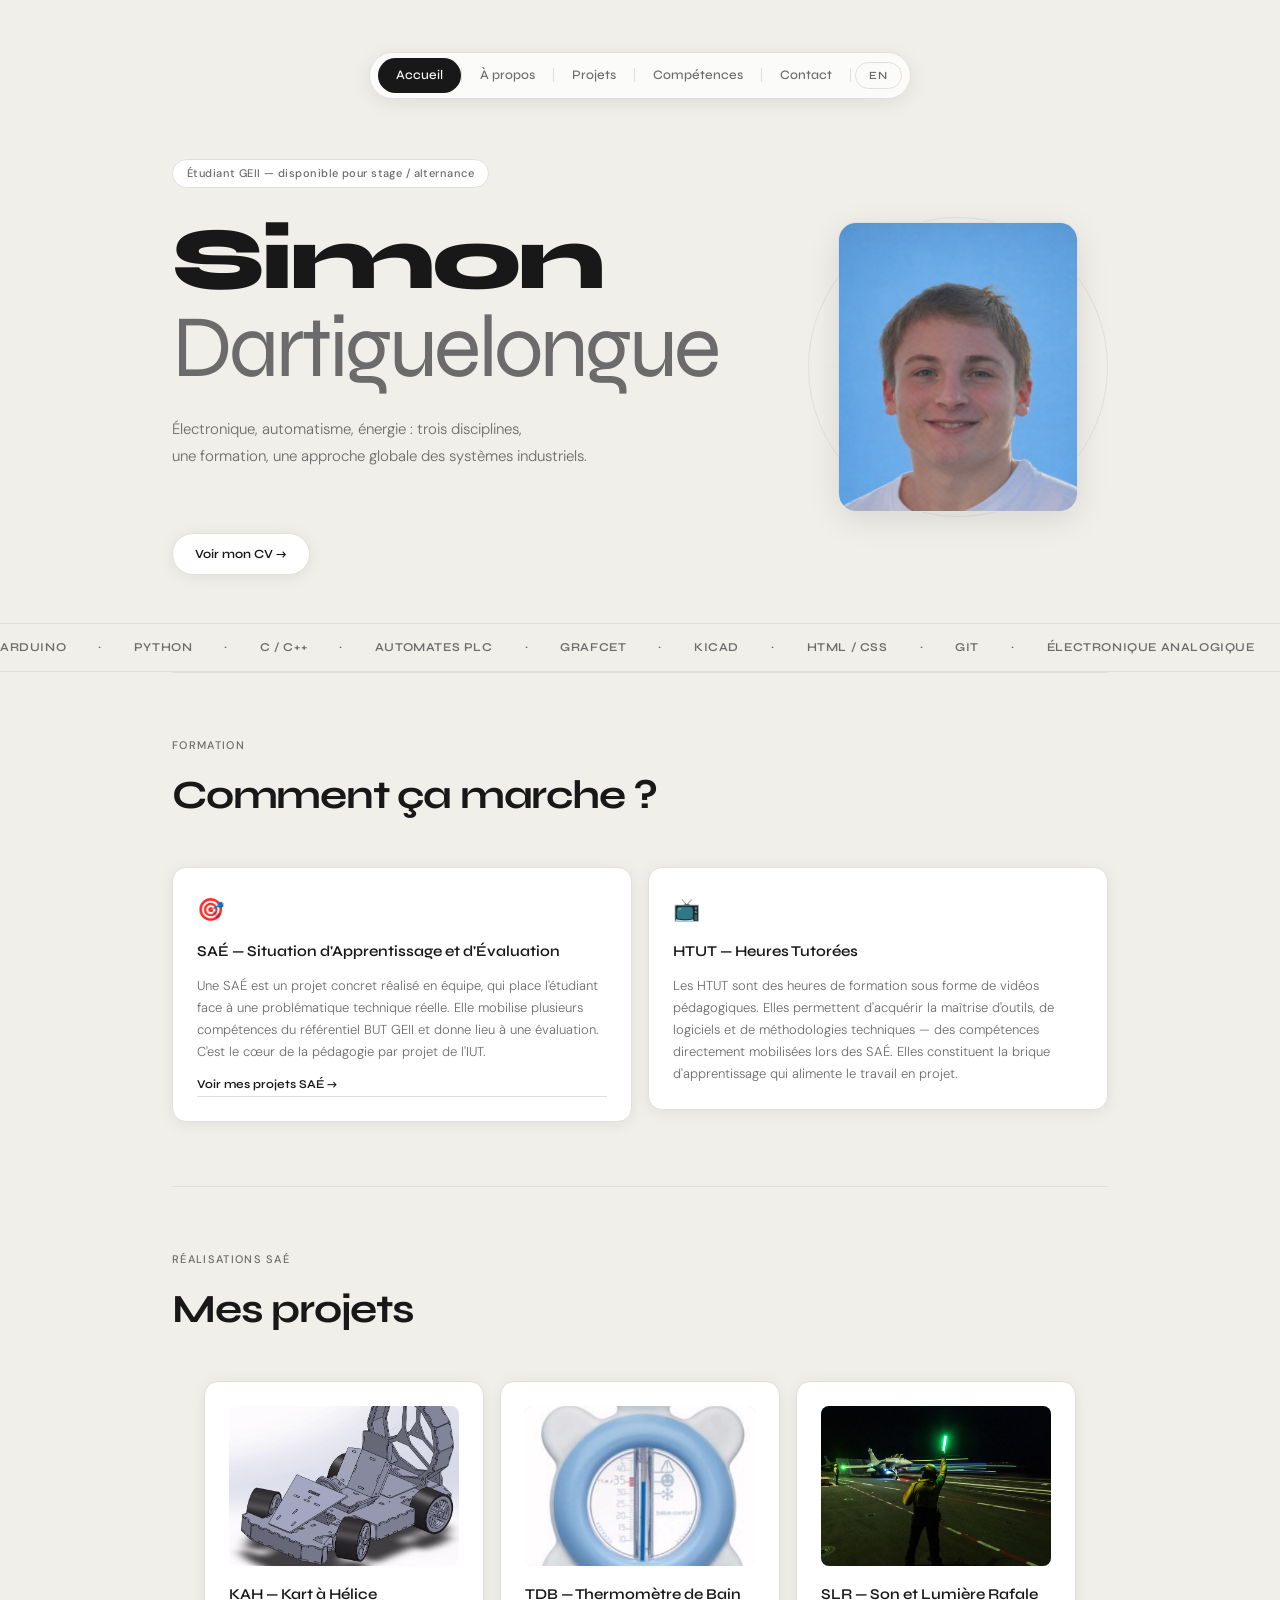
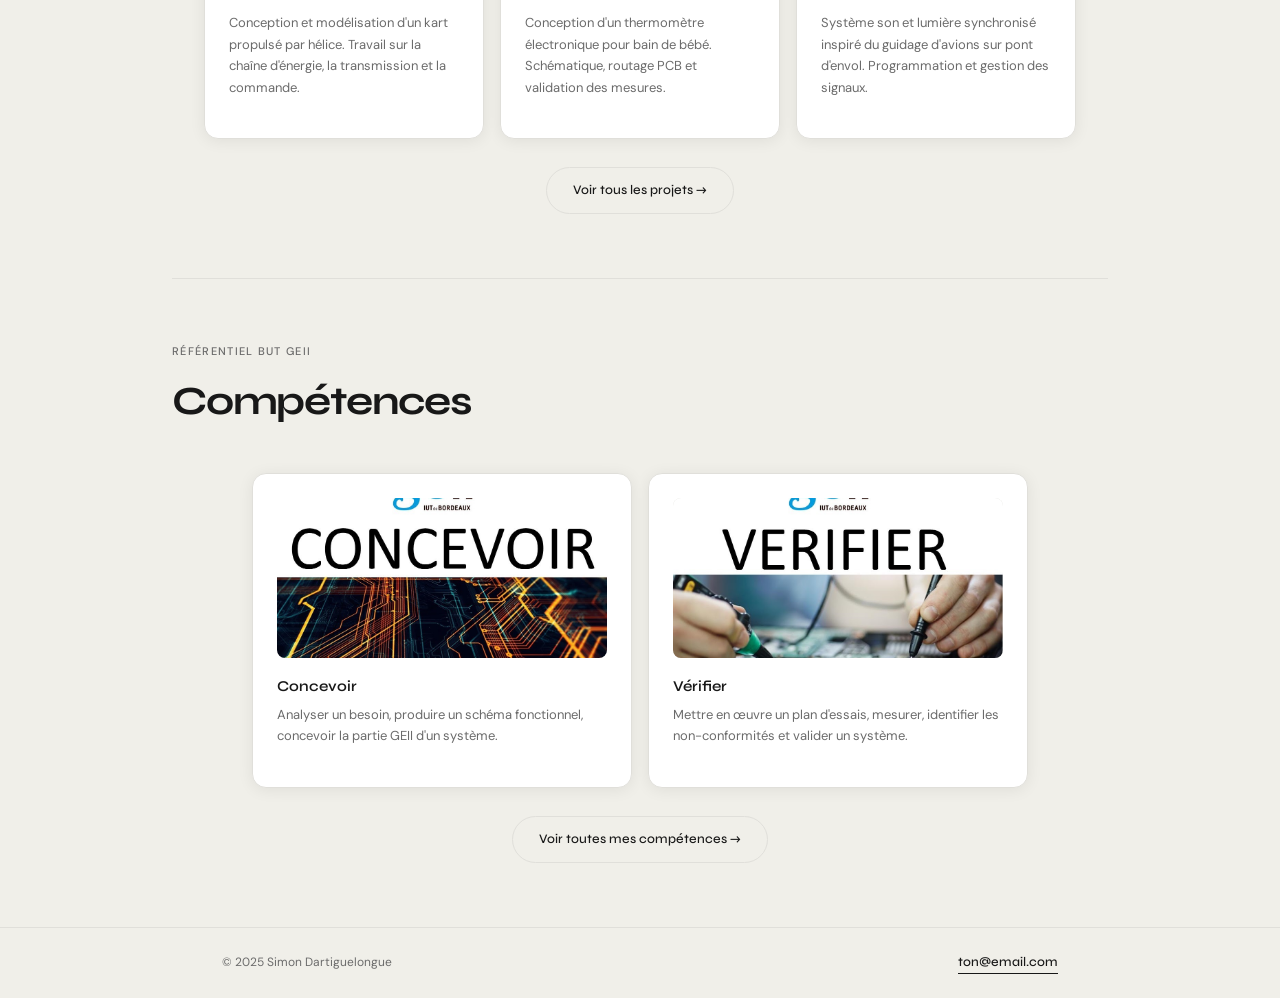
<file: index.html>
<!DOCTYPE html>
<html lang="fr">
<head>
  <meta charset="UTF-8" />
  <meta name="viewport" content="width=device-width, initial-scale=1.0" />
  <title>Simon Dartiguelongue — Ingénieur GEII</title>
  <link href="https://fonts.googleapis.com/css2?family=Syne:wght@400;500;600;700;800&family=DM+Sans:wght@300;400;500&display=swap" rel="stylesheet" />
  <link rel="stylesheet" href="style.css" />
  <style>
    /* ── Sections supplémentaires ─────────────────────────────────── */
    .home-sections {
      max-width: 1000px;
      margin: 0 auto;
      padding: 0 2rem;
    }

    .home-section {
      border-top: 1px solid var(--border);
      padding: 4rem 0;
    }

    /* Pedagogie cards */
    .peda-grid {
      display: grid;
      grid-template-columns: 1fr 1fr;
      gap: 16px;
      align-items: start;
      margin-top: 0;
    }

    .peda-connector {
      display: flex;
      align-items: center;
      justify-content: center;
      font-size: 11px;
      color: var(--text-muted);
      font-family: var(--font-body);
      font-weight: 400;
      letter-spacing: 0.04em;
      padding: 0.5rem 0;
      grid-column: 1 / -1;
      order: 2;
    }

    .peda-card {
      background: var(--bg-card);
      border: 1px solid var(--border);
      border-radius: var(--radius);
      padding: 1.5rem;
      box-shadow: var(--shadow);
      display: flex;
      flex-direction: column;
      gap: 0.75rem;
      transition: transform 0.25s ease, box-shadow 0.25s ease;
    }
    .peda-card:hover {
      transform: translateY(-4px);
      box-shadow: 0 8px 28px rgba(0,0,0,0.1);
    }

    .peda-icon { font-size: 22px; }

    .peda-title {
      font-family: var(--font-display);
      font-size: 15px;
      font-weight: 600;
      color: var(--text-main);
    }

    .peda-desc {
      font-family: var(--font-body);
      font-size: 13px;
      font-weight: 300;
      color: var(--text-muted);
      line-height: 1.7;
      flex: 1;
    }

    .peda-link {
      font-family: var(--font-display);
      font-size: 12px;
      font-weight: 600;
      color: var(--text-main);
      border-bottom: 1px solid var(--border);
      padding-bottom: 2px;
      display: inline-block;
      transition: opacity 0.2s;
    }
    .peda-link:hover { opacity: 0.6; }

    /* Projects grid on home */
    .home-projects-grid {
      display: grid;
      grid-template-columns: repeat(3, minmax(0, 280px));
      gap: 16px;
      justify-content: center;
    }

    .home-project-card {
      background: var(--bg-card);
      border: 1px solid var(--border);
      border-radius: var(--radius);
      padding: 1.5rem;
      box-shadow: var(--shadow);
      display: flex;
      flex-direction: column;
      gap: 0;
      color: inherit;
      transition: transform 0.25s ease, box-shadow 0.25s ease;
    }
    .home-project-card:hover {
      transform: translateY(-4px);
      box-shadow: 0 8px 28px rgba(0,0,0,0.1);
    }

    .home-project-card img {
      width: 100%;
      height: 160px;
      object-fit: cover;
      border-radius: 8px;
      margin-bottom: 1rem;
      background: #E0DFDA;
      display: block;
    }

    /* Skills on home */
    .home-skills-grid {
      display: grid;
      grid-template-columns: repeat(2, minmax(0, 380px));
      gap: 16px;
      justify-content: center;
    }

    .home-skill-card {
      background: var(--bg-card);
      border: 1px solid var(--border);
      border-radius: var(--radius);
      padding: 1.5rem;
      box-shadow: var(--shadow);
      display: flex;
      flex-direction: column;
      gap: 0;
      color: inherit;
      transition: transform 0.25s ease, box-shadow 0.25s ease;
    }
    .home-skill-card:hover {
      transform: translateY(-4px);
      box-shadow: 0 8px 28px rgba(0,0,0,0.1);
    }

    .home-skill-card img {
      width: 100%;
      height: 160px;
      object-fit: cover;
      border-radius: 8px;
      margin-bottom: 1rem;
      background: #E0DFDA;
      display: block;
    }

    /* "Voir tous" CTA sous les sections */
    .section-cta {
      margin-top: 1.75rem;
      display: flex;
      justify-content: center;
    }

    @media (max-width: 640px) {
      .peda-grid { grid-template-columns: 1fr; }
      .peda-connector { grid-column: 1; }
      .home-projects-grid { grid-template-columns: 1fr; }
      .home-skills-grid { grid-template-columns: 1fr; }
    }
    @media (max-width: 900px) {
      .home-projects-grid { grid-template-columns: repeat(2, minmax(0, 280px)); }
    }

    /* ── Photo de profil dans le hero ── */
    .deco-photo-wrap {
      position: absolute;
      top: 50%;
      left: 50%;
      transform: translate(-50%, -50%);
      width: 240px;
      height: 290px;
      border-radius: 18px;
      overflow: hidden;
      border: 1px solid var(--border);
      box-shadow: 0 8px 32px rgba(0,0,0,0.10);
      z-index: 2;
    }
    .deco-photo {
      width: 100%;
      height: 100%;
      object-fit: cover;
      object-position: center 10%;
      filter: grayscale(15%);
      transition: filter 0.4s ease;
    }
    .deco-photo-wrap:hover .deco-photo { filter: grayscale(0%); }

    /* ── Bouton Voir mon CV ── */
    .btn-cv {
      display: inline-flex;
      align-items: center;
      gap: 7px;
      font-family: var(--font-display);
      font-size: 12.5px;
      font-weight: 600;
      color: var(--text-main);
      background: var(--bg-card);
      border: 1px solid var(--border);
      border-radius: 50px;
      padding: 10px 22px;
      text-decoration: none;
      box-shadow: var(--shadow);
      transition: transform 0.2s, border-color 0.2s, background 0.2s, color 0.2s;
      margin-top: 1.5rem;
      display: inline-flex;
    }
    .btn-cv:hover {
      transform: translateY(-2px);
      border-color: var(--text-main);
      background: var(--text-main);
      color: #fff;
    }
  </style>
</head>
<body class="page-home">

  <!-- DOCK NAVIGATION -->
  <div class="dock-wrapper">
    <nav class="dock" id="dock">
      <a href="index.html"       class="dock-link active" data-fr="Accueil"     data-en="Home">Accueil</a>
      <span class="dock-sep"></span>
      <a href="apropos.html"     class="dock-link"        data-fr="À propos"    data-en="About">À propos</a>
      <span class="dock-sep"></span>
      <a href="projets.html"     class="dock-link"        data-fr="Projets"     data-en="Projects">Projets</a>
      <span class="dock-sep"></span>
      <a href="competences.html" class="dock-link"        data-fr="Compétences" data-en="Skills">Compétences</a>
      <span class="dock-sep"></span>
      <a href="contact.html"     class="dock-link"        data-fr="Contact"     data-en="Contact">Contact</a>
      <span class="dock-sep"></span>
      <button class="lang-btn" id="langBtn" onclick="toggleLang()">EN</button>
    </nav>
  </div>

  <!-- ① HERO -->
  <main class="home-main">
    <div class="home-content">
      <div class="home-tag anim-1"
           data-fr="Étudiant GEII — disponible pour stage / alternance"
           data-en="GEII Student — open to internship / apprenticeship">
        Étudiant GEII — disponible pour stage / alternance
      </div>

      <h1 class="home-name anim-2">Simon<br><span>Dartiguelongue</span></h1>

      <p class="home-tagline anim-3"
         data-fr="Électronique, automatisme, énergie : trois disciplines, une formation, une approche globale des systèmes industriels."
         data-en="Electronics, automation, energy: three disciplines, one degree, a global approach to industrial systems.">
        Électronique, automatisme, énergie : trois disciplines,<br>une formation, une approche globale des systèmes industriels.
      </p>

      <a href="contact.html#cv" class="btn-cv anim-3"
         data-fr="Voir mon CV →" data-en="View my résumé →">
        Voir mon CV →
      </a>
    </div>

    <!-- Déco droite -->
    <div class="home-deco anim-4">
      <div class="deco-ring ring-1"></div>
      <div class="deco-ring ring-2"></div>
      <div class="deco-ring ring-3"></div>
      <div class="deco-grid"></div>
      <div class="deco-photo-wrap">
        <img src="img/photo.jpg" alt="Simon Dartiguelongue" class="deco-photo" />
      </div>
    </div>
  </main>

  <!-- BANDE DÉFILANTE -->
  <div class="marquee-wrap">
    <div class="marquee-track">
      <span>Arduino</span><span>·</span>
      <span>Python</span><span>·</span>
      <span>C / C++</span><span>·</span>
      <span>Automates PLC</span><span>·</span>
      <span>Grafcet</span><span>·</span>
      <span>KiCad</span><span>·</span>
      <span>HTML / CSS</span><span>·</span>
      <span>Git</span><span>·</span>
      <span>Électronique analogique</span><span>·</span>
      <span>Arduino</span><span>·</span>
      <span>Python</span><span>·</span>
      <span>C / C++</span><span>·</span>
      <span>Automates PLC</span><span>·</span>
      <span>Grafcet</span><span>·</span>
      <span>KiCad</span><span>·</span>
      <span>HTML / CSS</span><span>·</span>
      <span>Git</span><span>·</span>
      <span>Électronique analogique</span><span>·</span>
    </div>
  </div>

  <!-- Sections supplémentaires -->
  <div class="home-sections">

    <!-- ② SECTION PÉDAGOGIE BUT -->
    <section class="home-section" id="pedagogie">
      <p class="section-label" data-fr="Formation" data-en="Degree">Formation</p>
      <h2 class="section-title" data-fr="Comment ça marche ?" data-en="How does it work?">Comment ça marche ?</h2>

      <div class="peda-grid">
        <!-- Card SAÉ -->
        <div class="peda-card card-stagger">
          <div class="peda-icon">🎯</div>
          <div class="peda-title"
               data-fr="SAÉ — Situation d'Apprentissage et d'Évaluation"
               data-en="SAÉ — Learning and Assessment Situation">
            SAÉ — Situation d'Apprentissage et d'Évaluation
          </div>
          <p class="peda-desc"
             data-fr="Une SAÉ est un projet concret réalisé en équipe, qui place l'étudiant face à une problématique technique réelle. Elle mobilise plusieurs compétences du référentiel BUT GEII et donne lieu à une évaluation. C'est le cœur de la pédagogie par projet de l'IUT."
             data-en="A SAÉ is a concrete team project that places students in front of a real technical problem. It mobilises several BUT GEII competencies and leads to an assessment. It is the core of the IUT's project-based learning.">
            Une SAÉ est un projet concret réalisé en équipe, qui place l'étudiant face à une problématique technique réelle. Elle mobilise plusieurs compétences du référentiel BUT GEII et donne lieu à une évaluation. C'est le cœur de la pédagogie par projet de l'IUT.
          </p>
          <a href="projets.html" class="peda-link"
             data-fr="Voir mes projets SAÉ →"
             data-en="See my SAÉ projects →">
            Voir mes projets SAÉ →
          </a>
        </div>

        <!-- Card HTUT -->
        <div class="peda-card card-stagger">
          <div class="peda-icon">📺</div>
          <div class="peda-title"
               data-fr="HTUT — Heures Tutorées"
               data-en="HTUT — Tutored Hours">
            HTUT — Heures Tutorées
          </div>
          <p class="peda-desc"
             data-fr="Les HTUT sont des heures de formation sous forme de vidéos pédagogiques. Elles permettent d'acquérir la maîtrise d'outils, de logiciels et de méthodologies techniques — des compétences directement mobilisées lors des SAÉ. Elles constituent la brique d'apprentissage qui alimente le travail en projet."
             data-en="HTUT are training hours delivered as educational videos. They provide mastery of tools, software and technical methodologies — skills directly applied during SAÉ projects. They form the learning foundation that feeds into project work.">
            Les HTUT sont des heures de formation sous forme de vidéos pédagogiques. Elles permettent d'acquérir la maîtrise d'outils, de logiciels et de méthodologies techniques — des compétences directement mobilisées lors des SAÉ. Elles constituent la brique d'apprentissage qui alimente le travail en projet.
          </p>
        </div>


      </div>
    </section>

    <!-- ③ SECTION PROJETS -->
    <section class="home-section" id="projets">
      <p class="section-label" data-fr="Réalisations SAÉ" data-en="SAÉ Projects">Réalisations SAÉ</p>
      <h2 class="section-title" data-fr="Mes projets" data-en="My projects">Mes projets</h2>

      <div class="home-projects-grid">

        <!-- KAH -->
        <a href="projets.html" class="home-project-card card-stagger">
          <img src="img/kah.jpg" alt="Kart à Hélice — modélisation SolidWorks" />
          <div class="project-title"
               data-fr="KAH — Kart à Hélice"
               data-en="KAH — Propeller Kart">
            KAH — Kart à Hélice
          </div>
          <p class="project-desc"
             data-fr="Conception et modélisation d'un kart propulsé par hélice. Travail sur la chaîne d'énergie, la transmission et la commande."
             data-en="Design and modelling of a propeller-driven kart. Work on the energy chain, transmission and control.">
            Conception et modélisation d'un kart propulsé par hélice. Travail sur la chaîne d'énergie, la transmission et la commande.
          </p>
        </a>

        <!-- TDB -->
        <a href="projets.html" class="home-project-card card-stagger">
          <img src="img/tdb.jpg" alt="Thermomètre de Bain" />
          <div class="project-title"
               data-fr="TDB — Thermomètre de Bain"
               data-en="TDB — Bath Thermometer">
            TDB — Thermomètre de Bain
          </div>
          <p class="project-desc"
             data-fr="Conception d'un thermomètre électronique pour bain de bébé. Schématique, routage PCB et validation des mesures."
             data-en="Design of an electronic thermometer for baby baths. Schematic, PCB routing and measurement validation.">
            Conception d'un thermomètre électronique pour bain de bébé. Schématique, routage PCB et validation des mesures.
          </p>
        </a>

        <!-- SLR -->
        <a href="projets.html" class="home-project-card card-stagger">
          <img src="img/slr.jpg" alt="Son et Lumière Rafale" />
          <div class="project-title"
               data-fr="SLR — Son et Lumière Rafale"
               data-en="SLR — Sound and Light Burst">
            SLR — Son et Lumière Rafale
          </div>
          <p class="project-desc"
             data-fr="Système son et lumière synchronisé inspiré du guidage d'avions sur pont d'envol. Programmation et gestion des signaux."
             data-en="Synchronised sound and light system inspired by aircraft guidance on a flight deck. Programming and signal management.">
            Système son et lumière synchronisé inspiré du guidage d'avions sur pont d'envol. Programmation et gestion des signaux.
          </p>
        </a>

      </div>

      <!-- CTA "Voir tous les projets" -->
      <div class="section-cta">
        <a href="projets.html" class="btn-ghost"
           data-fr="Voir tous les projets →"
           data-en="See all projects →">
          Voir tous les projets →
        </a>
      </div>
    </section>

    <!-- ④ SECTION COMPÉTENCES -->
    <section class="home-section" id="competences">
      <p class="section-label" data-fr="Référentiel BUT GEII" data-en="BUT GEII Framework">Référentiel BUT GEII</p>
      <h2 class="section-title" data-fr="Compétences" data-en="Skills">Compétences</h2>

      <div class="home-skills-grid">

        <!-- Concevoir -->
        <a href="competences.html" class="home-skill-card card-stagger">
          <img src="img/concevoir.jpg" alt="Compétence Concevoir" />
          <div class="project-title"
               data-fr="Concevoir"
               data-en="Design">
            Concevoir
          </div>
          <p class="project-desc"
             data-fr="Analyser un besoin, produire un schéma fonctionnel, concevoir la partie GEII d'un système."
             data-en="Analyse a need, produce a functional diagram, design the GEII part of a system.">
            Analyser un besoin, produire un schéma fonctionnel, concevoir la partie GEII d'un système.
          </p>
        </a>

        <!-- Vérifier -->
        <a href="competences.html" class="home-skill-card card-stagger">
          <img src="img/verifier.jpg" alt="Compétence Vérifier" />
          <div class="project-title"
               data-fr="Vérifier"
               data-en="Verify">
            Vérifier
          </div>
          <p class="project-desc"
             data-fr="Mettre en œuvre un plan d'essais, mesurer, identifier les non-conformités et valider un système."
             data-en="Implement a test plan, measure, identify non-conformities and validate a system.">
            Mettre en œuvre un plan d'essais, mesurer, identifier les non-conformités et valider un système.
          </p>
        </a>

      </div>

      <!-- CTA "Voir toutes mes compétences" -->
      <div class="section-cta">
        <a href="competences.html" class="btn-ghost"
           data-fr="Voir toutes mes compétences →"
           data-en="See all my skills →">
          Voir toutes mes compétences →
        </a>
      </div>
    </section>

  </div><!-- /home-sections -->

  <footer>
    <div class="footer-inner">
      <span class="footer-copy" data-fr="© 2025 Simon Dartiguelongue" data-en="© 2025 Simon Dartiguelongue">© 2025 Simon Dartiguelongue</span>
      <a href="mailto:ton@email.com" class="footer-contact" data-fr="ton@email.com" data-en="your@email.com">ton@email.com</a>
    </div>
  </footer>

  <script src="script.js"></script>
</body>
</html>
</file>
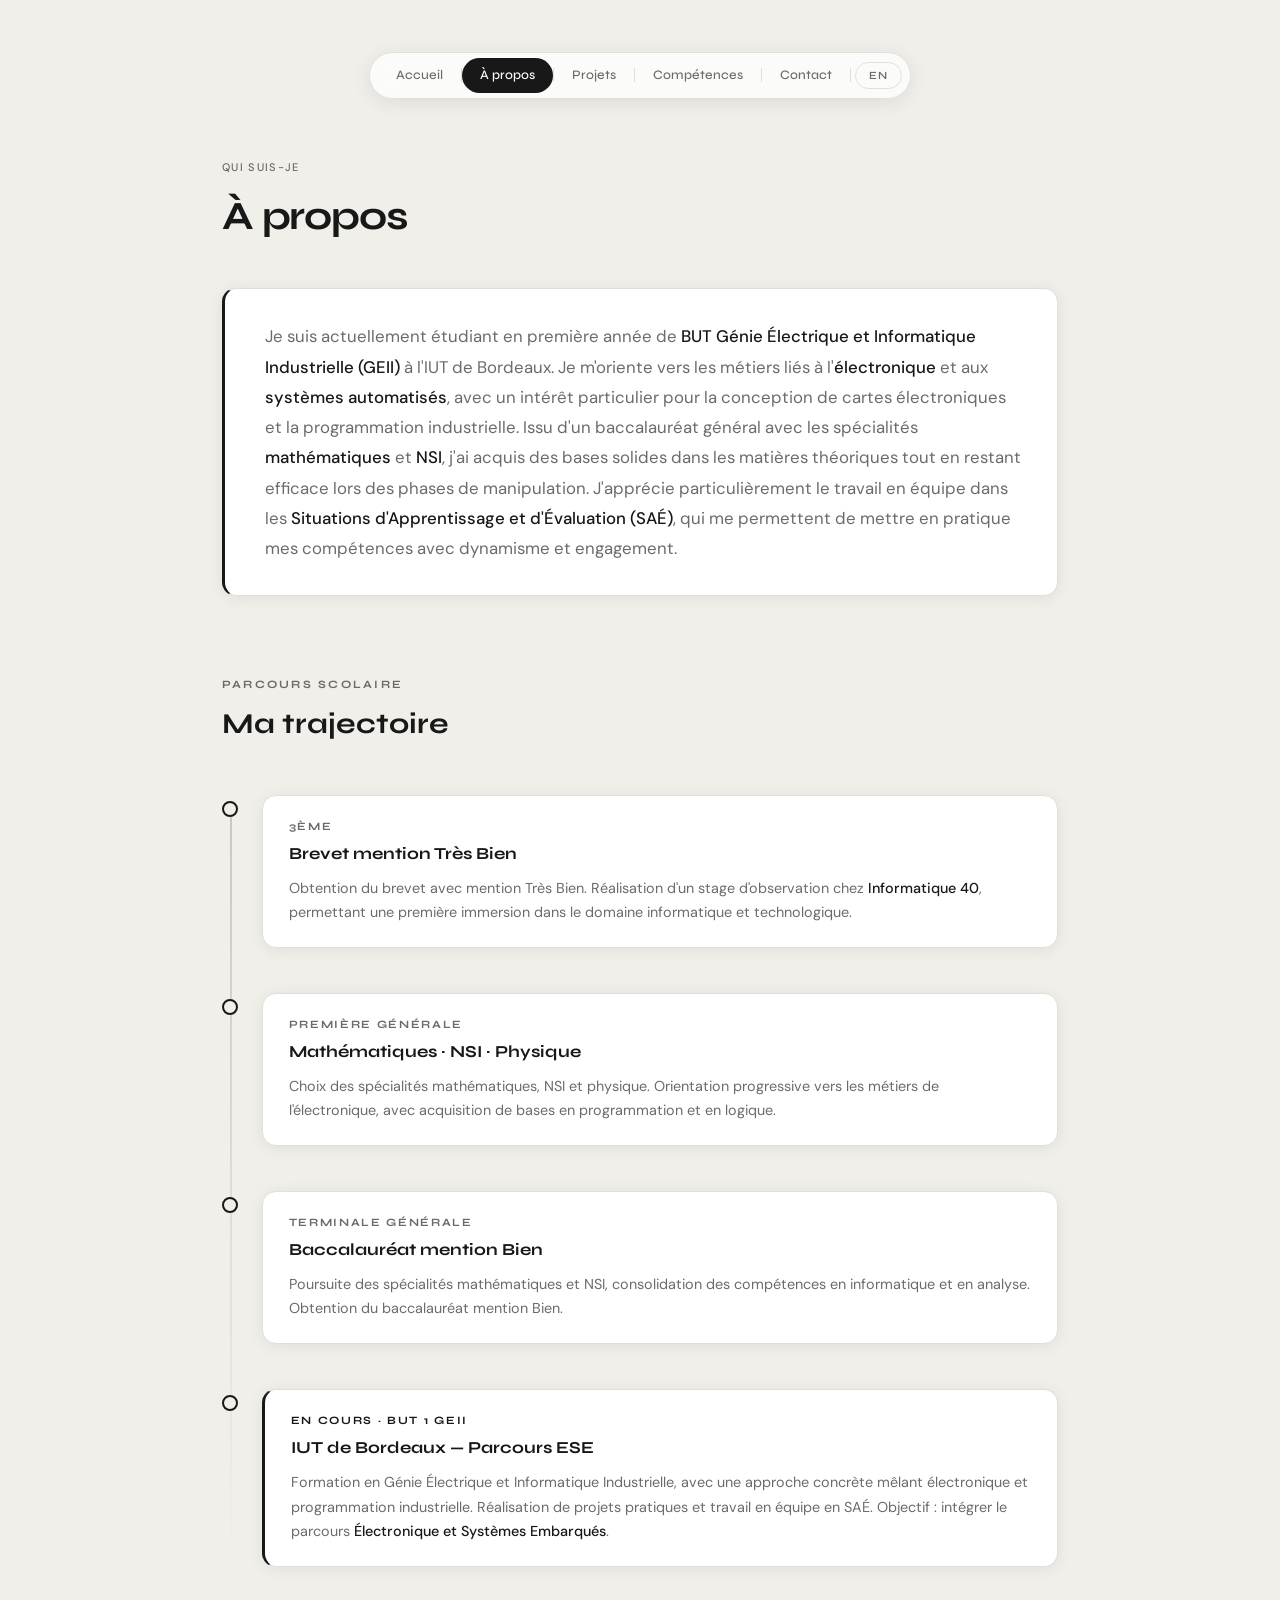
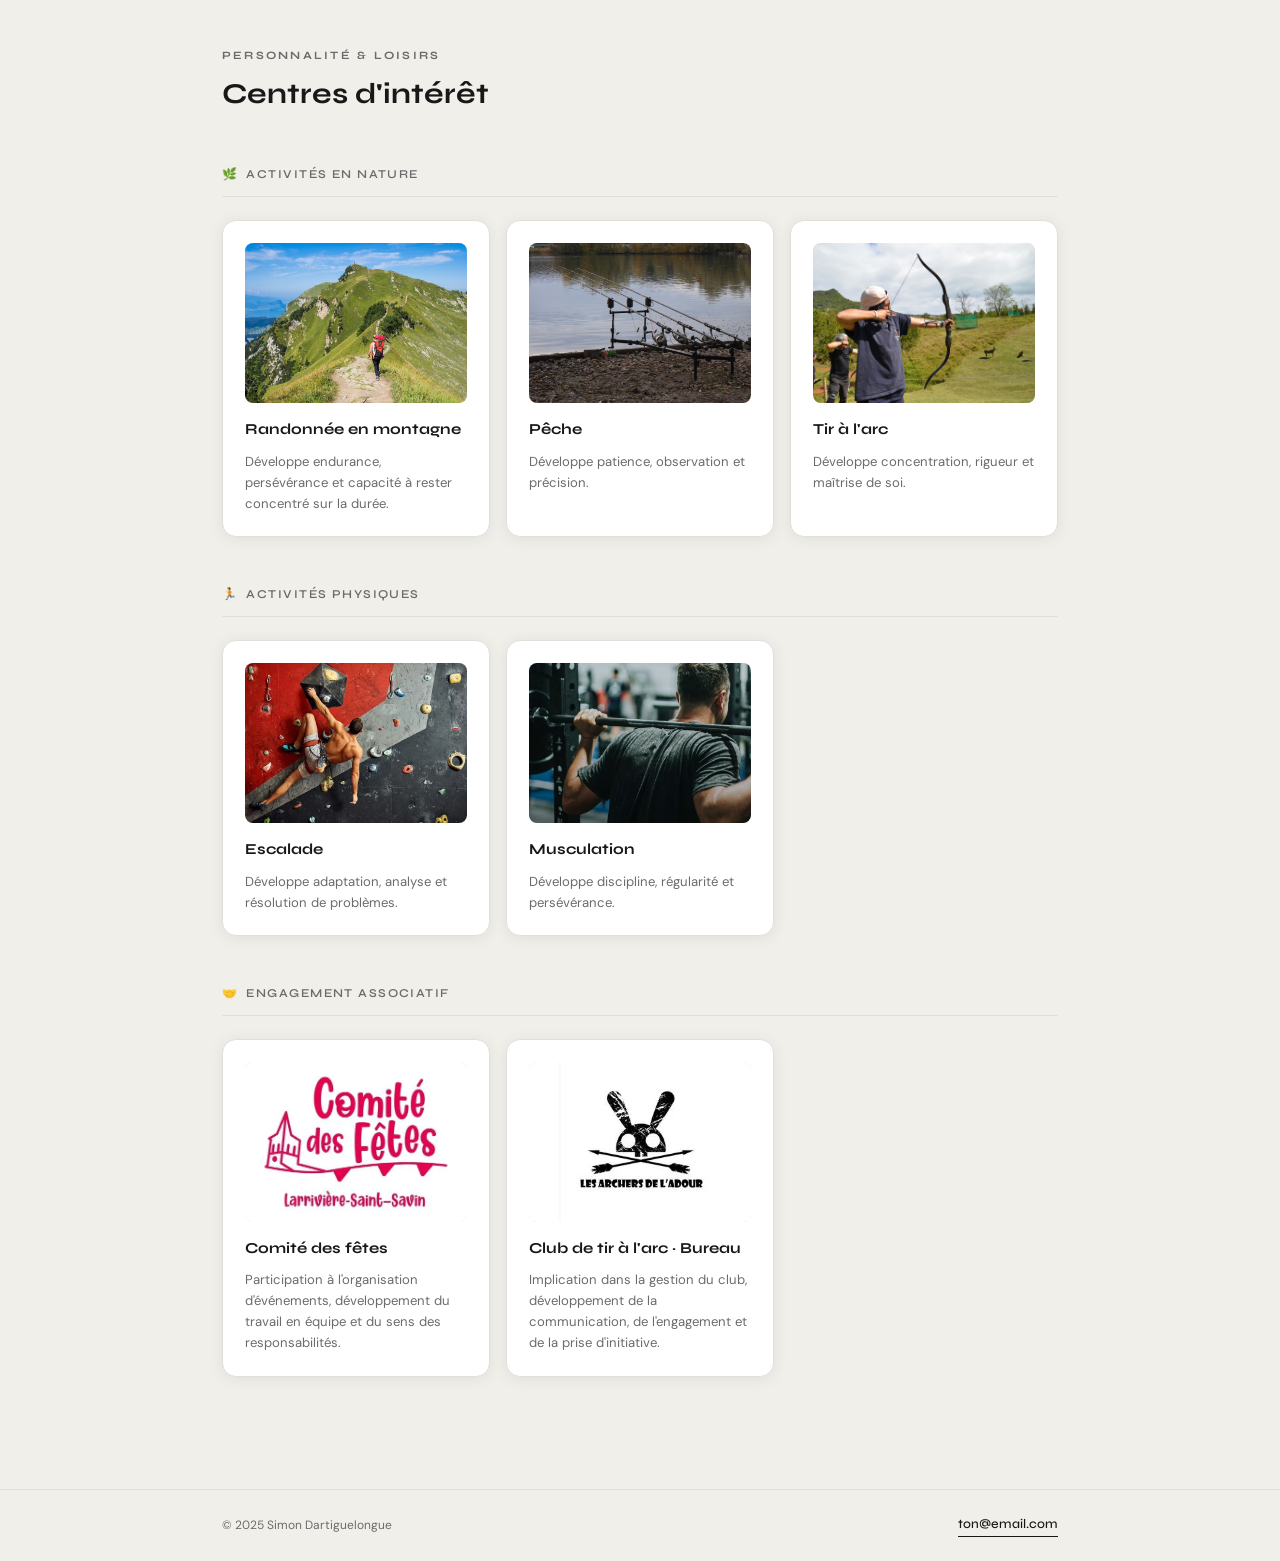
<file: apropos.html>
<!DOCTYPE html>
<html lang="fr">
<head>
  <meta charset="UTF-8" />
  <meta name="viewport" content="width=device-width, initial-scale=1.0" />
  <title>À propos — Simon Dartiguelongue</title>
  <link href="https://fonts.googleapis.com/css2?family=Syne:wght@400;500;600;700;800&family=DM+Sans:ital,wght@0,300;0,400;0,500;1,300&display=swap" rel="stylesheet" />
  <link rel="stylesheet" href="style.css" />
  <style>
    /* ── Intro block ── */
    .intro-block {
      background: var(--bg-card);
      border: 1px solid var(--border);
      border-left: 3px solid var(--text-main);
      border-radius: var(--radius);
      padding: 2rem 2rem 2rem 2.5rem;
      margin-bottom: 5rem;
      box-shadow: var(--shadow);
    }
    .intro-block p {
      font-size: 1.05rem; line-height: 1.8;
      color: var(--text-muted);
    }
    .intro-block p strong { color: var(--text-main); font-weight: 500; }

    /* ── Timeline ── */
    .timeline-section { margin-bottom: 5rem; }

    .block-label {
      font-family: var(--font-display);
      font-size: 0.7rem; font-weight: 700;
      letter-spacing: 0.2em; text-transform: uppercase;
      color: var(--text-muted);
      margin-bottom: 0.4rem;
    }

    .timeline-section h3,
    .interests-section h3 {
      font-family: var(--font-display);
      font-size: clamp(1.4rem, 3vw, 1.8rem);
      font-weight: 700;
      margin-bottom: 3rem;
      color: var(--text-main);
    }

    .timeline {
      position: relative;
      padding-left: 2.5rem;
    }
    .timeline::before {
      content: '';
      position: absolute; left: 8px; top: 6px; bottom: 6px;
      width: 2px;
      background: linear-gradient(to bottom, var(--text-main), transparent);
      border-radius: 2px;
      opacity: 0.18;
    }

    .tl-item {
      position: relative;
      margin-bottom: 2.8rem;
      opacity: 0; transform: translateX(-20px);
      transition: opacity .5s ease, transform .5s ease;
    }
    .tl-item.visible { opacity: 1; transform: translateX(0); }

    .tl-dot {
      position: absolute; left: -2.5rem; top: 6px;
      width: 16px; height: 16px;
      border-radius: 50%;
      background: var(--bg);
      border: 2px solid var(--text-main);
      transition: background .3s;
    }
    .tl-item:hover .tl-dot { background: var(--text-main); }

    .tl-card {
      background: var(--bg-card);
      border: 1px solid var(--border);
      border-radius: var(--radius);
      padding: 1.4rem 1.6rem;
      box-shadow: var(--shadow);
      transition: border-color .3s, transform .3s, box-shadow .3s;
    }
    .tl-item:hover .tl-card {
      border-color: var(--text-muted);
      transform: translateX(4px);
      box-shadow: 0 6px 24px rgba(0,0,0,0.08);
    }
    .tl-item.current .tl-card {
      border-left: 3px solid var(--text-main);
    }

    .tl-year {
      font-family: var(--font-display);
      font-size: 0.7rem; font-weight: 700;
      letter-spacing: 0.15em; text-transform: uppercase;
      color: var(--text-muted);
      margin-bottom: 0.3rem;
    }
    .tl-item.current .tl-year { color: var(--text-main); }

    .tl-title {
      font-family: var(--font-display);
      font-size: 1.05rem; font-weight: 700;
      margin-bottom: 0.5rem;
      color: var(--text-main);
    }
    .tl-desc { font-size: 0.9rem; color: var(--text-muted); line-height: 1.7; }
    .tl-desc strong { color: var(--text-main); font-weight: 500; }

    /* ── Interests ── */
    .interests-section { margin-bottom: 3rem; }

    .interest-group { margin-bottom: 3rem; }
    .interest-group-label {
      font-family: var(--font-display);
      font-size: 0.75rem; font-weight: 600;
      letter-spacing: 0.12em; text-transform: uppercase;
      color: var(--text-muted);
      padding-bottom: 0.75rem;
      border-bottom: 1px solid var(--border);
      margin-bottom: 1.4rem;
      display: flex; align-items: center; gap: 0.5rem;
    }

    .interest-grid {
      display: grid;
      grid-template-columns: repeat(auto-fill, minmax(220px, 1fr));
      gap: 1rem;
      justify-items: center;
    }

    .interest-card {
      width: 100%;
      background: var(--bg-card);
      border: 1px solid var(--border);
      border-radius: var(--radius);
      padding: 1.4rem;
      display: flex; flex-direction: column; gap: 0.6rem;
      box-shadow: var(--shadow);
      opacity: 0; transform: translateY(16px);
      transition: opacity .5s ease, transform .5s ease,
                  border-color .3s, box-shadow .3s;
      cursor: default;
    }
    .interest-card.visible { opacity: 1; transform: translateY(0); }
    .interest-card:hover {
      border-color: var(--text-muted);
      box-shadow: 0 8px 28px rgba(0,0,0,0.1);
      transform: translateY(-3px) !important;
    }

    /* Image pleine largeur (comme les project-cards) */
    .interest-icon-img {
      width: 100%;
      height: 160px;
      border-radius: 8px;
      object-fit: cover;
      display: block;
      background: #E0DFDA;
      margin-bottom: 0.25rem;
    }

    .interest-title {
      font-family: var(--font-display);
      font-size: 0.95rem; font-weight: 700;
      color: var(--text-main);
    }
    .interest-text { font-size: 0.82rem; color: var(--text-muted); line-height: 1.6; }

    @media (max-width: 640px) {
      .interest-grid { grid-template-columns: 1fr; }
    }
  </style>
</head>
<body class="page-inner">

  <div class="dock-wrapper">
    <nav class="dock" id="dock">
      <a href="index.html"       class="dock-link"        data-fr="Accueil"      data-en="Home">Accueil</a>
      <span class="dock-sep"></span>
      <a href="apropos.html"     class="dock-link active" data-fr="À propos"     data-en="About">À propos</a>
      <span class="dock-sep"></span>
      <a href="projets.html"     class="dock-link"        data-fr="Projets"      data-en="Projects">Projets</a>
      <span class="dock-sep"></span>
      <a href="competences.html" class="dock-link"        data-fr="Compétences"  data-en="Skills">Compétences</a>
      <span class="dock-sep"></span>
      <a href="contact.html"     class="dock-link"        data-fr="Contact"      data-en="Contact">Contact</a>
      <span class="dock-sep"></span>
      <button class="lang-btn" id="langBtn" onclick="toggleLang()">EN</button>
    </nav>
  </div>

  <main class="inner-main">
    <div class="wrapper">

      <p class="section-label anim-1" data-fr="Qui suis-je" data-en="About me">Qui suis-je</p>
      <h2 class="section-title anim-2" data-fr="À propos" data-en="About">À propos</h2>

      <!-- ① Intro -->
      <div class="intro-block anim-3">
        <p
          data-fr="Je suis actuellement étudiant en première année de <strong>BUT Génie Électrique et Informatique Industrielle (GEII)</strong> à l'IUT de Bordeaux. Je m'oriente vers les métiers liés à l'<strong>électronique</strong> et aux <strong>systèmes automatisés</strong>, avec un intérêt particulier pour la conception de cartes électroniques et la programmation industrielle. Issu d'un baccalauréat général avec les spécialités <strong>mathématiques</strong> et <strong>NSI</strong>, j'ai acquis des bases solides dans les matières théoriques tout en restant efficace lors des phases de manipulation. J'apprécie particulièrement le travail en équipe dans les <strong>Situations d'Apprentissage et d'Évaluation (SAÉ)</strong>, qui me permettent de mettre en pratique mes compétences avec dynamisme et engagement."
          data-en="I am currently a first-year student in <strong>Electrical Engineering and Industrial Computing (GEII)</strong> at the IUT of Bordeaux. I am moving toward careers in <strong>electronics</strong> and <strong>automated systems</strong>, with a particular interest in PCB design and industrial programming. Coming from a general baccalaureate with specialisations in <strong>Mathematics</strong> and <strong>Computer Science (NSI)</strong>, I have built solid theoretical foundations while remaining effective during hands-on practical phases. I particularly enjoy teamwork in <strong>Learning and Assessment Situations (SAÉ)</strong>, which allow me to apply my skills with energy and commitment.">
          Je suis actuellement étudiant en première année de <strong>BUT Génie Électrique et Informatique Industrielle (GEII)</strong> à l'IUT de Bordeaux. Je m'oriente vers les métiers liés à l'<strong>électronique</strong> et aux <strong>systèmes automatisés</strong>, avec un intérêt particulier pour la conception de cartes électroniques et la programmation industrielle. Issu d'un baccalauréat général avec les spécialités <strong>mathématiques</strong> et <strong>NSI</strong>, j'ai acquis des bases solides dans les matières théoriques tout en restant efficace lors des phases de manipulation. J'apprécie particulièrement le travail en équipe dans les <strong>Situations d'Apprentissage et d'Évaluation (SAÉ)</strong>, qui me permettent de mettre en pratique mes compétences avec dynamisme et engagement.
        </p>
      </div>

      <!-- ② Timeline -->
      <section class="timeline-section">
        <p class="block-label" data-fr="Parcours scolaire" data-en="Academic path">Parcours scolaire</p>
        <h3 data-fr="Ma trajectoire" data-en="My trajectory">Ma trajectoire</h3>

        <div class="timeline">

          <div class="tl-item">
            <div class="tl-dot"></div>
            <div class="tl-card">
              <div class="tl-year" data-fr="3ème" data-en="Year 9">3ème</div>
              <div class="tl-title" data-fr="Brevet mention Très Bien" data-en="National diploma — High Distinction">Brevet mention Très Bien</div>
              <p class="tl-desc"
                data-fr="Obtention du brevet avec mention Très Bien. Réalisation d'un stage d'observation chez <strong>Informatique 40</strong>, permettant une première immersion dans le domaine informatique et technologique."
                data-en="Obtained the national diploma with High Distinction. Completed an observation internship at <strong>Informatique 40</strong>, providing a first immersion in the computing and technology sector.">
                Obtention du brevet avec mention Très Bien. Réalisation d'un stage d'observation chez <strong>Informatique 40</strong>, permettant une première immersion dans le domaine informatique et technologique.
              </p>
            </div>
          </div>

          <div class="tl-item">
            <div class="tl-dot"></div>
            <div class="tl-card">
              <div class="tl-year" data-fr="Première générale" data-en="Year 11">Première générale</div>
              <div class="tl-title" data-fr="Mathématiques · NSI · Physique" data-en="Mathematics · CS · Physics">Mathématiques · NSI · Physique</div>
              <p class="tl-desc"
                data-fr="Choix des spécialités mathématiques, NSI et physique. Orientation progressive vers les métiers de l'électronique, avec acquisition de bases en programmation et en logique."
                data-en="Choice of specialisations in Mathematics, Computer Science, and Physics. Progressive orientation toward electronics careers, with acquisition of foundations in programming and logic.">
                Choix des spécialités mathématiques, NSI et physique. Orientation progressive vers les métiers de l'électronique, avec acquisition de bases en programmation et en logique.
              </p>
            </div>
          </div>

          <div class="tl-item">
            <div class="tl-dot"></div>
            <div class="tl-card">
              <div class="tl-year" data-fr="Terminale générale" data-en="Year 12">Terminale générale</div>
              <div class="tl-title" data-fr="Baccalauréat mention Bien" data-en="Baccalaureate — Good Distinction">Baccalauréat mention Bien</div>
              <p class="tl-desc"
                data-fr="Poursuite des spécialités mathématiques et NSI, consolidation des compétences en informatique et en analyse. Obtention du baccalauréat mention Bien."
                data-en="Continued with Mathematics and Computer Science specialisations, consolidating skills in programming and analytical thinking. Obtained the baccalaureate with Good Distinction.">
                Poursuite des spécialités mathématiques et NSI, consolidation des compétences en informatique et en analyse. Obtention du baccalauréat mention Bien.
              </p>
            </div>
          </div>

          <div class="tl-item current">
            <div class="tl-dot"></div>
            <div class="tl-card">
              <div class="tl-year" data-fr="En cours · BUT 1 GEII" data-en="Ongoing · BUT 1 GEII">En cours · BUT 1 GEII</div>
              <div class="tl-title" data-fr="IUT de Bordeaux — Parcours ESE" data-en="IUT of Bordeaux — ESE track">IUT de Bordeaux — Parcours ESE</div>
              <p class="tl-desc"
                data-fr="Formation en Génie Électrique et Informatique Industrielle, avec une approche concrète mêlant électronique et programmation industrielle. Réalisation de projets pratiques et travail en équipe en SAÉ. Objectif : intégrer le parcours <strong>Électronique et Systèmes Embarqués</strong>."
                data-en="Training in Electrical Engineering and Industrial Computing, with a hands-on approach combining electronics and industrial programming. Practical projects and team work in SAÉ. Goal: join the <strong>Electronics and Embedded Systems</strong> track.">
                Formation en Génie Électrique et Informatique Industrielle, avec une approche concrète mêlant électronique et programmation industrielle. Réalisation de projets pratiques et travail en équipe en SAÉ. Objectif : intégrer le parcours <strong>Électronique et Systèmes Embarqués</strong>.
              </p>
            </div>
          </div>

        </div>
      </section>

      <!-- ③ Centres d'intérêt -->
      <section class="interests-section">
        <p class="block-label" data-fr="Personnalité &amp; loisirs" data-en="Personality &amp; hobbies">Personnalité &amp; loisirs</p>
        <h3 data-fr="Centres d'intérêt" data-en="Interests">Centres d'intérêt</h3>

        <!-- Nature -->
        <div class="interest-group">
          <div class="interest-group-label">
            <span>🌿</span>
            <span data-fr="Activités en nature" data-en="Outdoor activities">Activités en nature</span>
          </div>
          <div class="interest-grid">

            <div class="interest-card">
              <img class="interest-icon-img" src="img/randonnee.jpg" alt="Randonnée" />
              <div class="interest-title" data-fr="Randonnée en montagne" data-en="Mountain hiking">Randonnée en montagne</div>
              <p class="interest-text"
                 data-fr="Développe endurance, persévérance et capacité à rester concentré sur la durée."
                 data-en="Builds endurance, perseverance, and the ability to stay focused over extended periods.">
                Développe endurance, persévérance et capacité à rester concentré sur la durée.
              </p>
            </div>

            <div class="interest-card">
              <img class="interest-icon-img" src="img/peche.jpg" alt="Pêche" />
              <div class="interest-title" data-fr="Pêche" data-en="Fishing">Pêche</div>
              <p class="interest-text"
                 data-fr="Développe patience, observation et précision."
                 data-en="Builds patience, observation, and precision.">
                Développe patience, observation et précision.
              </p>
            </div>

            <div class="interest-card">
              <img class="interest-icon-img" src="img/tir-arc.jpg" alt="Tir à l'arc" />
              <div class="interest-title" data-fr="Tir à l'arc" data-en="Archery">Tir à l'arc</div>
              <p class="interest-text"
                 data-fr="Développe concentration, rigueur et maîtrise de soi."
                 data-en="Builds concentration, precision, and self-mastery.">
                Développe concentration, rigueur et maîtrise de soi.
              </p>
            </div>

          </div>
        </div>

        <!-- Physique -->
        <div class="interest-group">
          <div class="interest-group-label">
            <span>🏃</span>
            <span data-fr="Activités physiques" data-en="Physical activities">Activités physiques</span>
          </div>
          <div class="interest-grid">

            <div class="interest-card">
              <img class="interest-icon-img" src="img/escalade.jpg" alt="Escalade" />
              <div class="interest-title" data-fr="Escalade" data-en="Climbing">Escalade</div>
              <p class="interest-text"
                 data-fr="Développe adaptation, analyse et résolution de problèmes."
                 data-en="Builds adaptability, analytical thinking, and problem-solving skills.">
                Développe adaptation, analyse et résolution de problèmes.
              </p>
            </div>

            <div class="interest-card">
              <img class="interest-icon-img" src="img/musculation.jpg" alt="Musculation" />
              <div class="interest-title" data-fr="Musculation" data-en="Strength training">Musculation</div>
              <p class="interest-text"
                 data-fr="Développe discipline, régularité et persévérance."
                 data-en="Builds discipline, consistency, and perseverance.">
                Développe discipline, régularité et persévérance.
              </p>
            </div>

          </div>
        </div>

        <!-- Associatif -->
        <div class="interest-group">
          <div class="interest-group-label">
            <span>🤝</span>
            <span data-fr="Engagement associatif" data-en="Community involvement">Engagement associatif</span>
          </div>
          <div class="interest-grid">

            <div class="interest-card">
              <img class="interest-icon-img" src="img/comite-fetes.jpg" alt="Comité des fêtes" />
              <div class="interest-title" data-fr="Comité des fêtes" data-en="Events committee">Comité des fêtes</div>
              <p class="interest-text"
                 data-fr="Participation à l'organisation d'événements, développement du travail en équipe et du sens des responsabilités."
                 data-en="Involvement in event organisation, developing teamwork and a sense of responsibility.">
                Participation à l'organisation d'événements, développement du travail en équipe et du sens des responsabilités.
              </p>
            </div>

            <div class="interest-card">
              <img class="interest-icon-img" src="img/club-arc.jpg" alt="Club tir à l'arc" />
              <div class="interest-title" data-fr="Club de tir à l'arc · Bureau" data-en="Archery club · Committee">Club de tir à l'arc · Bureau</div>
              <p class="interest-text"
                 data-fr="Implication dans la gestion du club, développement de la communication, de l'engagement et de la prise d'initiative."
                 data-en="Involvement in club management, developing communication skills, commitment, and initiative.">
                Implication dans la gestion du club, développement de la communication, de l'engagement et de la prise d'initiative.
              </p>
            </div>

          </div>
        </div>

      </section>
    </div>
  </main>

  <footer>
    <div class="footer-inner">
      <span class="footer-copy" data-fr="© 2025 Simon Dartiguelongue" data-en="© 2025 Simon Dartiguelongue">© 2025 Simon Dartiguelongue</span>
      <a href="mailto:ton@email.com" class="footer-contact" data-fr="ton@email.com" data-en="your@email.com">ton@email.com</a>
    </div>
  </footer>

  <script src="script.js"></script>
  <script>
    const obs = new IntersectionObserver((entries) => {
      entries.forEach((entry, i) => {
        if (entry.isIntersecting) {
          setTimeout(() => entry.target.classList.add('visible'), i * 80);
          obs.unobserve(entry.target);
        }
      });
    }, { threshold: 0.12 });
    document.querySelectorAll('.tl-item, .interest-card').forEach(el => obs.observe(el));
  </script>
</body>
</html>
</file>
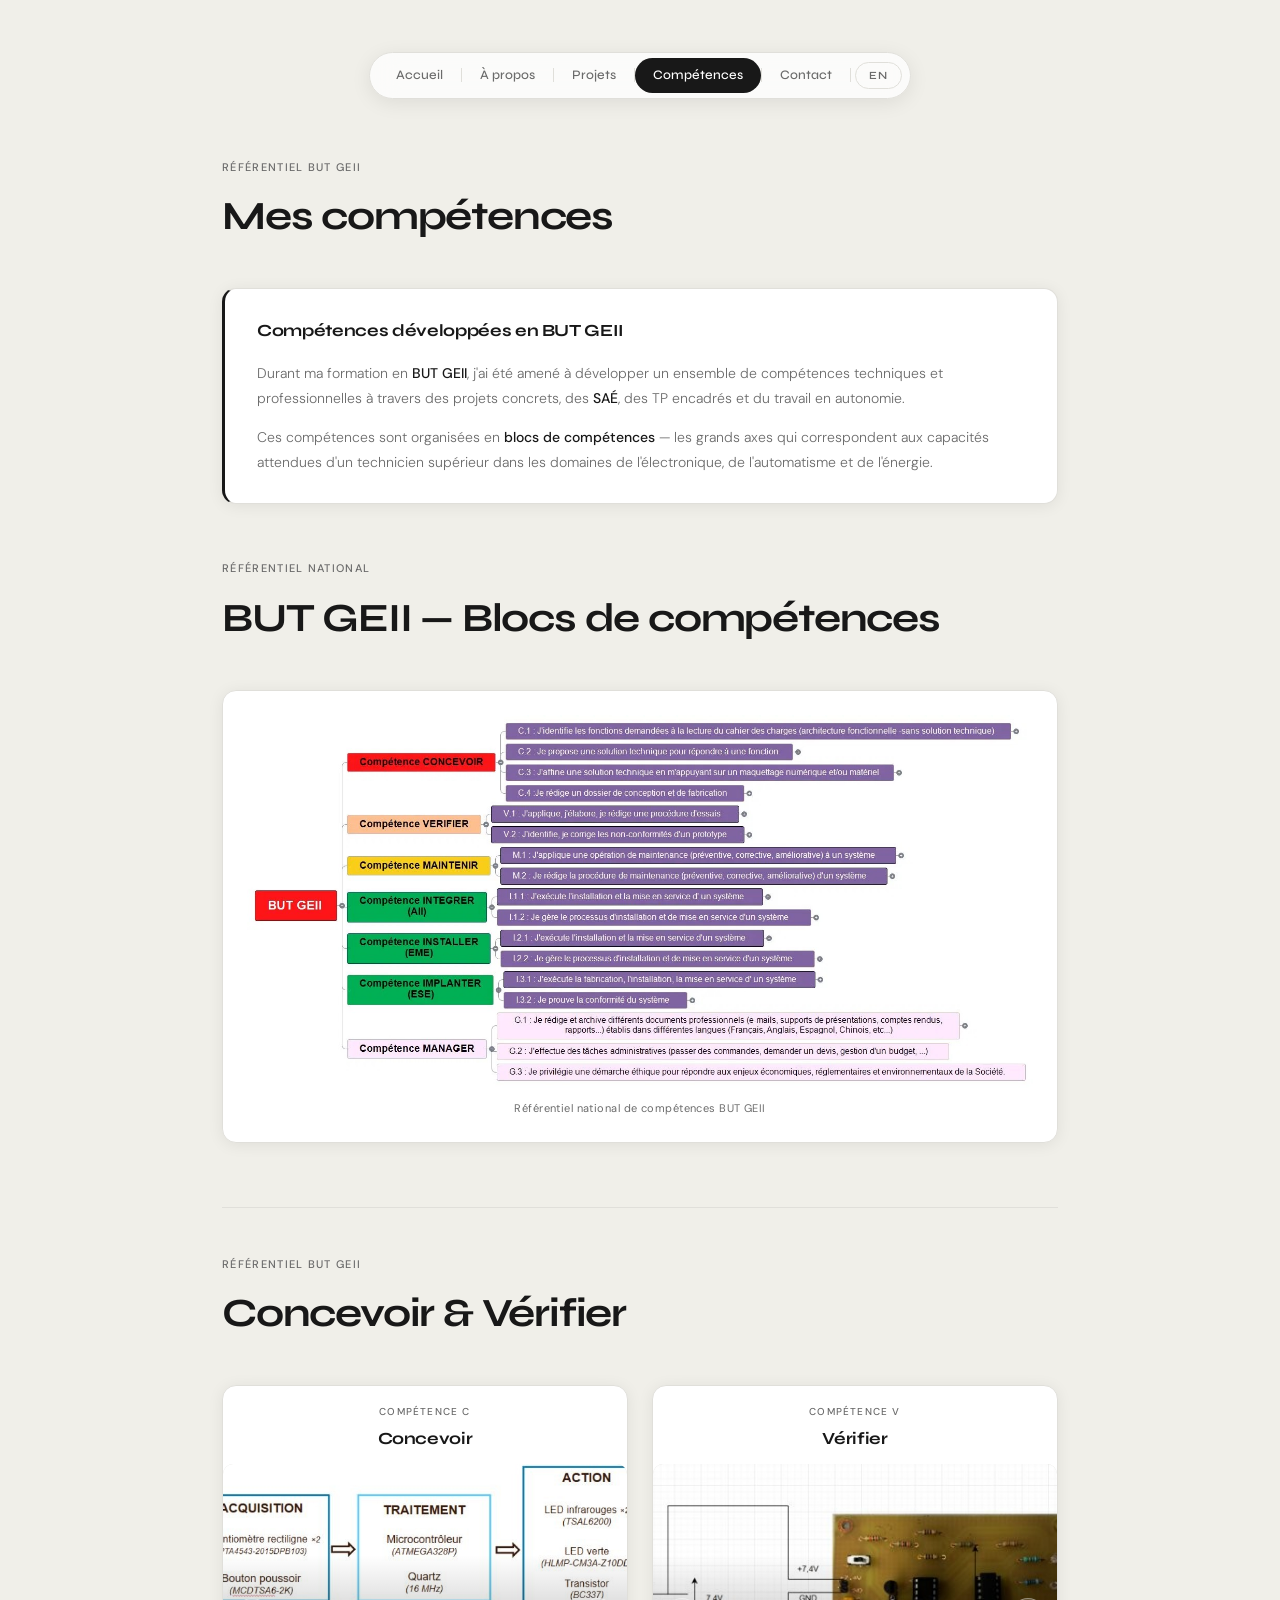
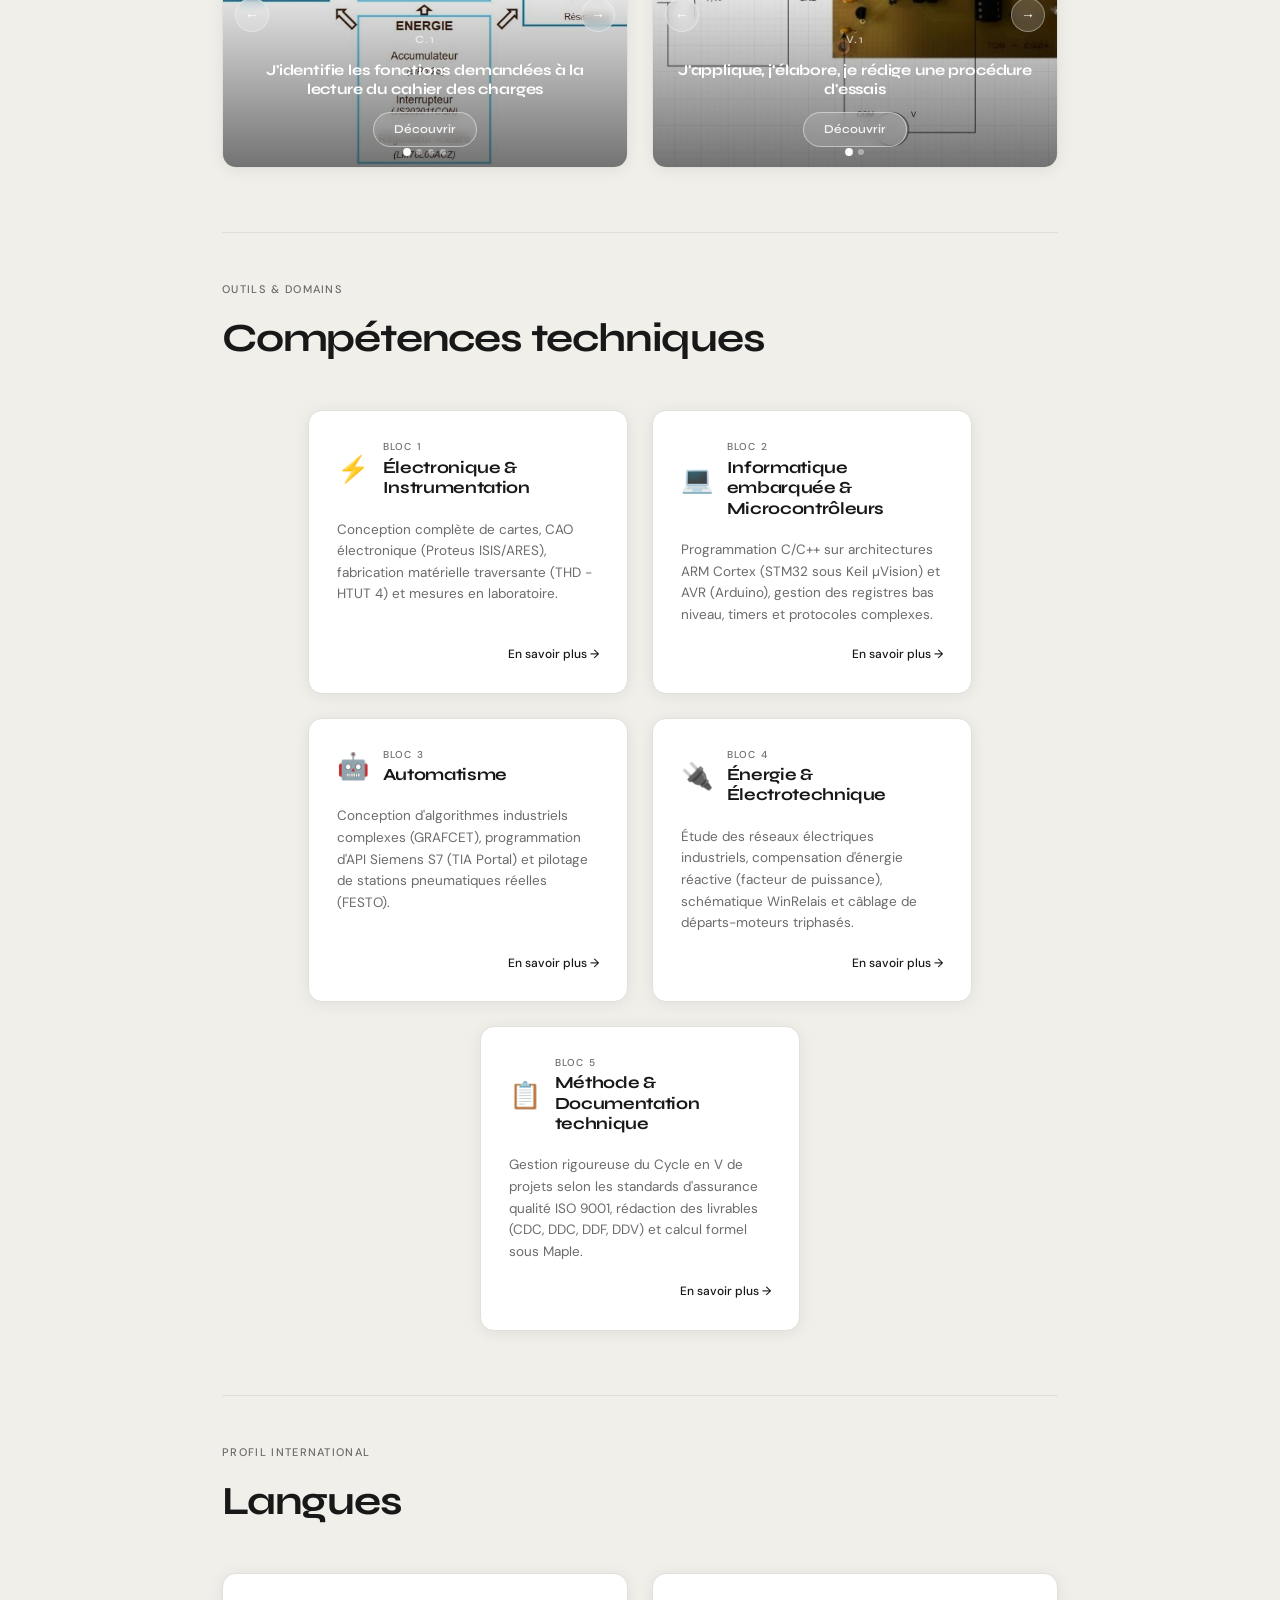
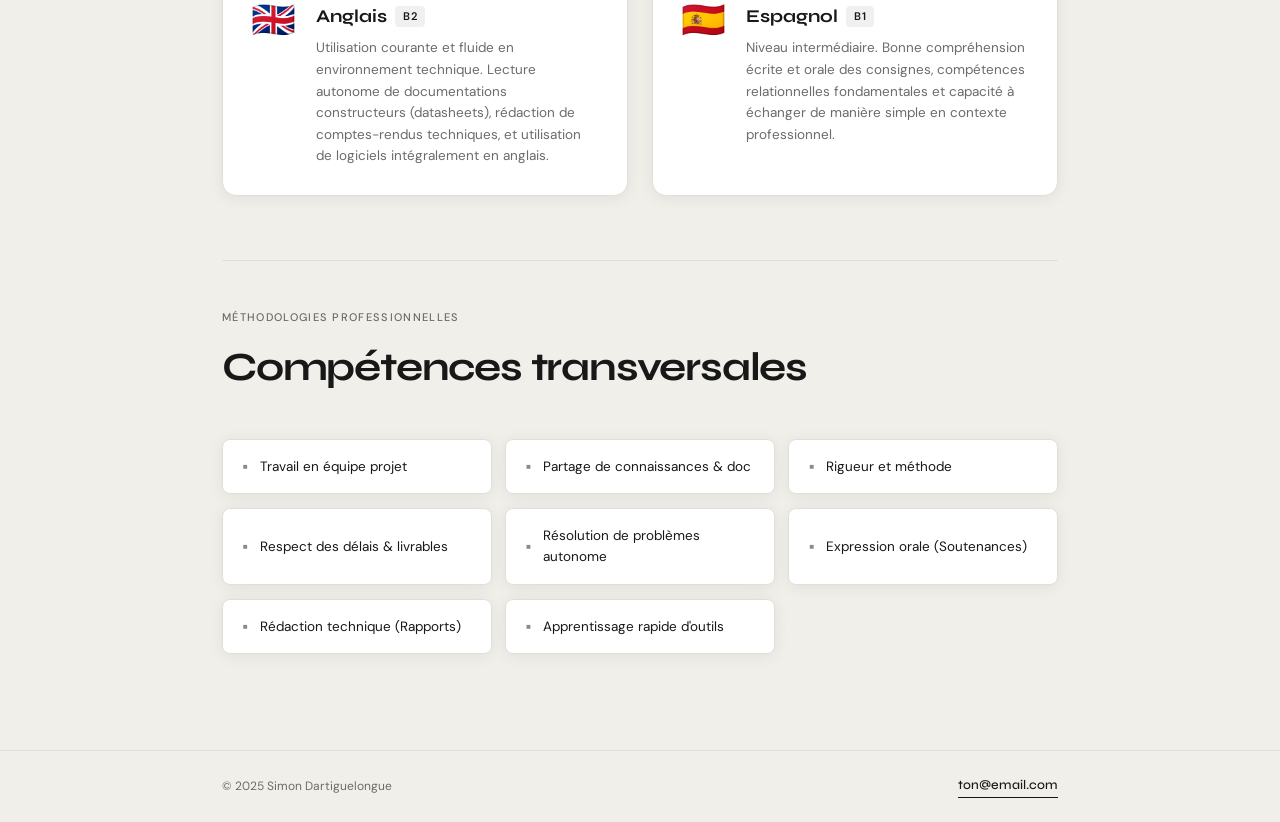
<file: competences.html>
<!DOCTYPE html>
<html lang="fr">
<head>
  <meta charset="UTF-8" />
  <meta name="viewport" content="width=device-width, initial-scale=1.0" />
  <title>Compétences — Simon Dartiguelongue</title>
  <link href="https://fonts.googleapis.com/css2?family=Syne:wght@400;500;600;700;800&family=DM+Sans:wght@300;400;500;700&display=swap" rel="stylesheet" />
  <link rel="stylesheet" href="style.css" />
  <style>

    /* ── Intro texte pleine largeur ─────────────────────────────── */
    .comp-intro-text {
      background: var(--bg-card);
      border: 1px solid var(--border);
      border-left: 3px solid var(--text-main);
      border-radius: var(--radius);
      padding: 1.75rem 2rem;
      box-shadow: var(--shadow);
      margin-bottom: 3.5rem;
    }

    .comp-intro-text h3 {
      font-family: var(--font-display);
      font-size: 17px;
      font-weight: 700;
      color: var(--text-main);
      margin-bottom: 1rem;
      letter-spacing: -0.02em;
    }

    .comp-intro-text p {
      font-family: var(--font-body);
      font-size: 14px;
      font-weight: 300;
      color: var(--text-muted);
      line-height: 1.8;
      margin-bottom: 0.85rem;
    }
    .comp-intro-text p:last-child { margin-bottom: 0; }
    .comp-intro-text strong {
      font-weight: 500;
      color: var(--text-main);
    }

    /* ── Référentiel schéma (pleine largeur, grand) ─────────────── */
    .comp-referentiel-section {
      margin-bottom: 4rem;
    }

    .comp-schema-full {
      background: var(--bg-card);
      border: 1px solid var(--border);
      border-radius: var(--radius);
      padding: 1.5rem;
      box-shadow: var(--shadow);
      overflow: hidden;
      margin-top: 1.5rem;
    }

    .comp-schema-full img {
      width: 100%;
      height: auto;
      display: block;
      border-radius: 8px;
    }

    .comp-schema-caption {
      font-family: var(--font-body);
      font-size: 11px;
      color: var(--text-muted);
      text-align: center;
      margin-top: 0.75rem;
      letter-spacing: 0.04em;
    }

    /* ── Grille cartes référentiel BUT ─────────────────────────── */
    .comp-cards-section {
      border-top: 1px solid var(--border);
      padding-top: 3rem;
      margin-bottom: 4rem;
    }

    .comp-cards-grid {
      display: grid;
      grid-template-columns: 1fr 1fr;
      gap: 1.5rem;
      margin-top: 1.5rem;
    }

    /* ── Carte compétence (carrousel) ──────────────────────────── */
    .comp-card {
      background: var(--bg-card);
      border: 1px solid var(--border);
      border-radius: var(--radius);
      box-shadow: var(--shadow);
      overflow: hidden;
    }

    .comp-card-header {
      padding: 1.1rem 1.1rem 0.75rem;
      text-align: center;
    }

    .comp-card-label {
      font-family: var(--font-body);
      font-size: 10px;
      font-weight: 500;
      letter-spacing: 0.12em;
      text-transform: uppercase;
      color: var(--text-muted);
      margin-bottom: 0.3rem;
    }

    .comp-card-title {
      font-family: var(--font-display);
      font-size: 17px;
      font-weight: 700;
      color: var(--text-main);
      letter-spacing: -0.02em;
    }

    .comp-carousel-wrap {
      position: relative;
      overflow: hidden;
      aspect-ratio: 4 / 3;
      background: #E0DFDA;
      border-radius: 10px 10px 0 0;
    }

    .comp-carousel-track {
      display: flex;
      height: 100%;
      transition: transform 0.4s cubic-bezier(0.4, 0, 0.2, 1);
    }

    .comp-slide {
      flex: 0 0 100%;
      height: 100%;
      position: relative;
    }

    .comp-slide-bg {
      position: absolute;
      inset: 0;
      background-size: cover;
      background-position: center;
      background-color: #D8D7D1;
    }

    .comp-slide-overlay {
      position: absolute;
      inset: 0;
      background: linear-gradient(to bottom, transparent 30%, rgba(0,0,0,0.55) 100%);
    }

    .comp-slide-content {
      position: absolute;
      bottom: 0; left: 0; right: 0;
      padding: 1.5rem 1.25rem 1.25rem;
      display: flex;
      flex-direction: column;
      align-items: center;
      text-align: center;
      gap: 0.75rem;
    }

    .comp-slide-id {
      font-family: var(--font-display);
      font-size: 11px;
      font-weight: 600;
      letter-spacing: 0.12em;
      text-transform: uppercase;
      color: rgba(255,255,255,0.65);
    }

    .comp-slide-name {
      font-family: var(--font-display);
      font-size: 15px;
      font-weight: 700;
      color: #fff;
      line-height: 1.3;
      letter-spacing: -0.01em;
    }

    .comp-slide-btn {
      font-family: var(--font-display);
      font-size: 12px;
      font-weight: 600;
      color: rgba(255,255,255,0.9);
      border: 1px solid rgba(255,255,255,0.45);
      border-radius: 50px;
      padding: 7px 20px;
      background: rgba(255,255,255,0.12);
      backdrop-filter: blur(6px);
      text-decoration: none;
      transition: background 0.2s, border-color 0.2s;
      cursor: pointer;
    }
    .comp-slide-btn:hover {
      background: rgba(255,255,255,0.22);
      border-color: rgba(255,255,255,0.7);
    }

    .comp-arrow {
      position: absolute;
      top: 50%;
      transform: translateY(-50%);
      z-index: 10;
      width: 34px; height: 34px;
      background: rgba(255,255,255,0.18);
      border: 1px solid rgba(255,255,255,0.35);
      border-radius: 50%;
      display: flex;
      align-items: center;
      justify-content: center;
      cursor: pointer;
      color: #fff;
      font-size: 14px;
      transition: background 0.2s;
      backdrop-filter: blur(4px);
    }
    .comp-arrow:hover { background: rgba(255,255,255,0.32); }
    .comp-arrow.prev { left: 12px; }
    .comp-arrow.next { right: 12px; }

    .comp-dots {
      position: absolute;
      bottom: 12px;
      left: 50%;
      transform: translateX(-50%);
      display: flex;
      gap: 6px;
      z-index: 10;
    }

    .comp-dot {
      width: 6px; height: 6px;
      border-radius: 50%;
      background: rgba(255,255,255,0.4);
      border: none;
      cursor: pointer;
      padding: 0;
      transition: background 0.2s, transform 0.2s;
    }
    .comp-dot.active {
      background: #fff;
      transform: scale(1.3);
    }

    /* ── Section compétences techniques (Grandes Cartes avec descriptions) ── */
    .comp-extra-section {
      border-top: 1px solid var(--border);
      padding-top: 3rem;
      margin-bottom: 4rem;
    }

    /* Grille 3 en haut, 2 en bas centrés de manière flexible */
    .comp-extra-grid {
      display: flex;
      flex-wrap: wrap;
      justify-content: center;
      gap: 1.5rem;
      margin-top: 1.5rem;
    }

    .comp-bloc-card {
      background: var(--bg-card);
      border: 1px solid var(--border);
      border-radius: var(--radius);
      box-shadow: var(--shadow);
      padding: 1.75rem;
      display: flex;
      flex-direction: column;
      gap: 1.25rem;
      flex: 0 1 calc(33.333% - 1rem);
      min-width: 320px;
      cursor: pointer;
      transition: transform 0.2s, border-color 0.2s, box-shadow 0.2s;
    }

    .comp-bloc-card:hover {
      transform: translateY(-5px);
      border-color: var(--text-main);
      box-shadow: 0 15px 30px rgba(0,0,0,0.06);
    }

    .comp-bloc-header {
      display: flex;
      align-items: center;
      gap: 0.85rem;
    }

    .comp-bloc-icon {
      font-size: 26px;
      line-height: 1;
      flex-shrink: 0;
    }

    .comp-bloc-titles {
      display: flex;
      flex-direction: column;
      gap: 0.15rem;
    }

    .comp-bloc-eyebrow {
      font-family: var(--font-body);
      font-size: 10px;
      font-weight: 500;
      letter-spacing: 0.12em;
      text-transform: uppercase;
      color: var(--text-muted);
    }

    .comp-bloc-name {
      font-family: var(--font-display);
      font-size: 17px;
      font-weight: 700;
      color: var(--text-main);
      letter-spacing: -0.02em;
      line-height: 1.2;
    }

    .comp-bloc-desc-preview {
      font-family: var(--font-body);
      font-size: 13.5px;
      color: var(--text-muted);
      line-height: 1.6;
      margin: 0;
    }

    .comp-bloc-hint {
      font-family: var(--font-body);
      font-size: 12px;
      color: var(--text-main);
      font-weight: 500;
      margin-top: auto;
      text-align: right;
      display: flex;
      align-items: center;
      justify-content: flex-end;
      gap: 4px;
    }

    /* ── Système de fenêtres modales discrètes (Popups centrés) ── */
    .comp-modal {
      position: fixed;
      inset: 0;
      z-index: 1000;
      background: rgba(244, 243, 238, 0.65); /* Fond clair discret calqué sur ton site */
      backdrop-filter: blur(4px); /* Léger flou pour rester sobre */
      display: flex;
      align-items: center;
      justify-content: center;
      opacity: 0;
      pointer-events: none;
      transition: opacity 0.25s ease;
      padding: 1.5rem;
    }

    .comp-modal.active {
      opacity: 1;
      pointer-events: all;
    }

    .comp-modal-content {
      background: var(--bg-card);
      border: 1px solid var(--border);
      border-radius: var(--radius);
      box-shadow: 0 30px 60px rgba(0,0,0,0.08);
      width: 100%;
      max-width: 900px; /* Plus large pour les intégrations de texte/images */
      max-height: 85vh;
      overflow-y: auto;
      position: relative;
      transform: translateY(10px);
      transition: transform 0.25s ease;
      padding: 2.5rem;
    }

    .comp-modal.active .comp-modal-content {
      transform: translateY(0);
    }

    .comp-modal-close {
      position: absolute;
      top: 1.5rem;
      right: 1.5rem;
      background: transparent;
      border: none;
      font-size: 26px;
      color: var(--text-muted);
      cursor: pointer;
      line-height: 1;
      transition: color 0.2s;
    }
    .comp-modal-close:hover { color: var(--text-main); }

    .comp-modal-header {
      border-bottom: 1px solid var(--border);
      padding-bottom: 1.25rem;
      margin-bottom: 2rem;
      display: flex;
      align-items: center;
      gap: 0.85rem;
    }
    .comp-modal-title {
      font-family: var(--font-display);
      font-size: 24px;
      font-weight: 700;
      color: var(--text-main);
      letter-spacing: -0.02em;
    }

    /* Layout interne : Alternance Texte / Image intégrée */
    .comp-modal-body {
      font-family: var(--font-body);
      font-size: 14.5px;
      color: var(--text-muted);
      line-height: 1.75;
      display: flex;
      flex-direction: column;
      gap: 2.5rem;
    }
    
    .comp-modal-intro {
      font-size: 16px;
      font-weight: 400;
      color: var(--text-main);
      margin: 0;
      border-left: 3px solid var(--text-main);
      padding-left: 1.25rem;
    }

    .comp-modal-row {
      display: flex;
      gap: 2rem;
      align-items: center;
    }
    .comp-modal-row.reverse {
      flex-direction: row-reverse;
    }

    .comp-modal-text-block {
      flex: 1;
    }
    .comp-modal-text-block h4 {
      font-family: var(--font-display);
      font-size: 15px;
      font-weight: 700;
      color: var(--text-main);
      text-transform: uppercase;
      letter-spacing: 0.05em;
      margin: 0 0 0.75rem 0;
    }
    .comp-modal-text-block p {
      margin: 0 0 0.75rem 0;
    }
    .comp-modal-text-block p:last-child {
      margin-bottom: 0;
    }

    /* Listes techniques précises */
    .comp-technical-list {
      margin: 0.75rem 0;
      padding-left: 1.25rem;
    }
    .comp-technical-list li {
      margin-bottom: 0.4rem;
    }
    .comp-technical-list strong {
      color: var(--text-main);
      font-weight: 500;
    }

    .comp-modal-media-block {
      width: 320px;
      flex-shrink: 0;
    }

    .comp-modal-img-container {
      background: rgba(0,0,0,0.03);
      border: 1px solid var(--border);
      border-radius: 8px;
      aspect-ratio: 4 / 3;
      display: flex;
      flex-direction: column;
      align-items: center;
      justify-content: center;
      font-size: 11px;
      color: var(--text-muted);
      text-align: center;
      padding: 0.5rem;
      overflow: hidden;
    }
    .comp-modal-img-container img {
      width: 100%;
      height: 100%;
      object-fit: cover;
      border-radius: 5px;
    }

    /* ── Section Langues (Cartes Larges) ───────────────────────── */
    .comp-badges-section {
      border-top: 1px solid var(--border);
      padding-top: 3rem;
      margin-bottom: 4rem;
    }

    .comp-langues-grid {
      display: grid;
      grid-template-columns: 1fr 1fr;
      gap: 1.5rem;
      margin-top: 1.5rem;
    }

    .comp-lang-card {
      background: var(--bg-card);
      border: 1px solid var(--border);
      border-radius: var(--radius);
      box-shadow: var(--shadow);
      padding: 1.75rem;
      display: flex;
      align-items: flex-start;
      gap: 1.25rem;
    }

    .comp-lang-flag {
      font-size: 36px;
      line-height: 1;
    }

    .comp-lang-details {
      display: flex;
      flex-direction: column;
      gap: 0.4rem;
    }

    .comp-lang-name {
      font-family: var(--font-display);
      font-size: 18px;
      font-weight: 700;
      color: var(--text-main);
      display: flex;
      align-items: center;
      gap: 0.5rem;
    }

    .comp-lang-level {
      font-family: var(--font-body);
      font-size: 11px;
      font-weight: 600;
      background: rgba(0,0,0,0.06);
      color: var(--text-main);
      padding: 2px 8px;
      border-radius: 4px;
      letter-spacing: 0.05em;
    }

    .comp-lang-desc {
      font-family: var(--font-body);
      font-size: 13.5px;
      color: var(--text-muted);
      line-height: 1.6;
    }

    /* ── Section Compétences Transversales (Rectangles) ─────────── */
    .comp-transversales-section {
      border-top: 1px solid var(--border);
      padding-top: 3rem;
      margin-bottom: 2rem;
    }

    .comp-rects-wrap {
      display: grid;
      grid-template-columns: repeat(auto-fill, minmax(260px, 1fr));
      gap: 0.85rem;
      margin-top: 1.5rem;
    }

    .comp-rect-badge {
      font-family: var(--font-body);
      font-size: 13.5px;
      font-weight: 400;
      color: var(--text-main);
      background: var(--bg-card);
      border: 1px solid var(--border);
      border-radius: 8px;
      padding: 1rem 1.25rem;
      display: flex;
      align-items: center;
      gap: 0.75rem;
      box-shadow: var(--shadow);
      transition: border-color 0.2s, background 0.2s, transform 0.2s;
    }

    .comp-rect-badge::before {
      content: '■';
      color: var(--text-main);
      font-size: 8px;
      opacity: 0.5;
    }

    .comp-rect-badge:hover {
      border-color: var(--text-main);
      transform: translateX(3px);
    }

    /* ── Responsive ────────────────────────────────────────────── */
    @media (max-width: 960px) {
      .comp-bloc-card {
        flex: 0 1 calc(50% - 0.75rem);
      }
      .comp-modal-row, .comp-modal-row.reverse {
        flex-direction: column;
        align-items: stretch;
      }
      .comp-modal-media-block {
        width: 100%;
      }
    }

    @media (max-width: 680px) {
      .comp-cards-grid,
      .comp-langues-grid,
      .comp-rects-wrap {
        grid-template-columns: 1fr;
      }
      .comp-bloc-card {
        flex: 0 1 100%;
      }
      .comp-modal-content {
        padding: 1.75rem;
      }
    }

  </style>
</head>
<body class="page-inner">

  <div class="dock-wrapper">
    <nav class="dock" id="dock">
      <a href="index.html"       class="dock-link"        data-fr="Accueil"      data-en="Home">Accueil</a>
      <span class="dock-sep"></span>
      <a href="apropos.html"     class="dock-link"        data-fr="À propos"     data-en="About">À propos</a>
      <span class="dock-sep"></span>
      <a href="projets.html"     class="dock-link"        data-fr="Projets"      data-en="Projects">Projets</a>
      <span class="dock-sep"></span>
      <a href="competences.html" class="dock-link active" data-fr="Compétences"  data-en="Skills">Compétences</a>
      <span class="dock-sep"></span>
      <a href="contact.html"     class="dock-link"        data-fr="Contact"      data-en="Contact">Contact</a>
      <span class="dock-sep"></span>
      <button class="lang-btn" id="langBtn" onclick="toggleLang()">EN</button>
    </nav>
  </div>

  <main class="inner-main">
    <div class="wrapper">

      <p class="section-label anim-1" data-fr="Référentiel BUT GEII" data-en="BUT GEII Framework">Référentiel BUT GEII</p>
      <h2 class="section-title anim-2" data-fr="Mes compétences" data-en="My skills">Mes compétences</h2>

      <div class="comp-intro-text anim-3 card-stagger">
        <h3 data-fr="Compétences développées en BUT GEII" data-en="Skills developed in BUT GEII">Compétences développées en BUT GEII</h3>
        <p data-fr="Durant ma formation en <strong>BUT GEII</strong>, j'ai été amené à développer un ensemble de compétences techniques et professionnelles à travers des projets concrets, des <strong>SAÉ</strong>, des TP encadrés et du travail en autonomie."
           data-en="Throughout my <strong>BUT GEII</strong> degree, I have developed a range of technical and professional skills through concrete projects, <strong>SAÉ</strong> assignments, supervised lab work and independent study.">
          Durant ma formation en <strong>BUT GEII</strong>, j'ai été amené à développer un ensemble de compétences techniques et professionnelles à travers des projets concrets, des <strong>SAÉ</strong>, des TP encadrés et du travail en autonomie.
        </p>
        <p data-fr="Ces compétences sont organisées en <strong>blocs de compétences</strong> — les grands axes qui correspondent aux capacités attendues d'un technicien supérieur dans les domaines de l'électronique, de l'automatisme et de l'énergie."
           data-en="These skills are organised into <strong>competency blocks</strong> — the main areas that reflect the capabilities expected of a higher technician in electronics, automation and energy.">
          Ces compétences sont organisées en <strong>blocs de compétences</strong> — les grands axes qui correspondent aux capacités attendues d'un technicien supérieur dans les domaines de l'électronique, de l'automatisme et de l'énergie.
        </p>
      </div>

      <div class="comp-referentiel-section">
        <p class="section-label" data-fr="Référentiel national" data-en="National framework">Référentiel national</p>
        <h2 class="section-title" data-fr="BUT GEII — Blocs de compétences" data-en="BUT GEII — Competency blocks">BUT GEII — Blocs de compétences</h2>

        <div class="comp-schema-full card-stagger">
          <img src="img/referentiel-geii.jpg" alt="Référentiel de compétences BUT GEII" onerror="this.style.display='none'; this.nextElementSibling.style.display='none'; this.parentElement.style.background='#E0DFDA'; this.parentElement.style.minHeight='320px';" />
          <p class="comp-schema-caption" data-fr="Référentiel national de compétences BUT GEII" data-en="BUT GEII national competency framework">Référentiel national de compétences BUT GEII</p>
        </div>
      </div>

      <div class="comp-cards-section">
        <p class="section-label" data-fr="Référentiel BUT GEII" data-en="BUT GEII Framework">Référentiel BUT GEII</p>
        <h2 class="section-title" data-fr="Concevoir & Vérifier" data-en="Design & Verify">Concevoir & Vérifier</h2>

        <div class="comp-cards-grid">

          <div class="comp-card card-stagger">
            <div class="comp-card-header">
              <p class="comp-card-label" data-fr="Compétence C" data-en="Competency C">Compétence C</p>
              <h3 class="comp-card-title" data-fr="Concevoir" data-en="Design">Concevoir</h3>
            </div>

            <div class="comp-carousel-wrap" id="carouselConcevoir">
              <div class="comp-carousel-track" id="trackConcevoir">
                <div class="comp-slide">
                  <div class="comp-slide-bg" style="background-image: url('img/concevoir-c1.jpg');"></div>
                  <div class="comp-slide-overlay"></div>
                  <div class="comp-slide-content">
                    <span class="comp-slide-id">C.1</span>
                    <span class="comp-slide-name" data-fr="J'identifie les fonctions demandées à la lecture du cahier des charges" data-en="I identify the required functions from the specification">J'identifie les fonctions demandées à la lecture du cahier des charges</span>
                    <a href="concevoir-c1.html" class="comp-slide-btn" data-fr="Découvrir" data-en="Discover">Découvrir</a>
                  </div>
                </div>
                <div class="comp-slide">
                  <div class="comp-slide-bg" style="background-image: url('img/concevoir-c2.jpg');"></div>
                  <div class="comp-slide-overlay"></div>
                  <div class="comp-slide-content">
                    <span class="comp-slide-id">C.2</span>
                    <span class="comp-slide-name" data-fr="Je propose une solution technique pour répondre à une fonction" data-en="I propose a technical solution to meet a function">Je propose une solution technique pour répondre à une fonction</span>
                    <a href="concevoir-c2.html" class="comp-slide-btn" data-fr="Découvrir" data-en="Discover">Découvrir</a>
                  </div>
                </div>
                <div class="comp-slide">
                  <div class="comp-slide-bg" style="background-image: url('img/concevoir-c3.jpg');"></div>
                  <div class="comp-slide-overlay"></div>
                  <div class="comp-slide-content">
                    <span class="comp-slide-id">C.3</span>
                    <span class="comp-slide-name" data-fr="J'affine une solution technique en m'appuyant sur un maquettage numérique et/ou matériel" data-en="I refine a technical solution using digital and/or physical prototyping">J'affine une solution technique en m'appuyant sur un maquettage numérique et/ou matériel</span>
                    <a href="concevoir-c3.html" class="comp-slide-btn" data-fr="Découvrir" data-en="Discover">Découvrir</a>
                  </div>
                </div>
                <div class="comp-slide">
                  <div class="comp-slide-bg" style="background-image: url('img/concevoir-c4.jpg');"></div>
                  <div class="comp-slide-overlay"></div>
                  <div class="comp-slide-content">
                    <span class="comp-slide-id">C.4</span>
                    <span class="comp-slide-name" data-fr="Je rédige un dossier de conception et de fabrication" data-en="I write a design and manufacturing file">Je rédige un dossier de conception et de fabrication</span>
                    <a href="concevoir-c4.html" class="comp-slide-btn" data-fr="Découvrir" data-en="Discover">Découvrir</a>
                  </div>
                </div>
              </div>
              <button class="comp-arrow prev" data-target="concevoir" aria-label="Précédent">&#8592;</button>
              <button class="comp-arrow next" data-target="concevoir" aria-label="Suivant">&#8594;</button>
              <div class="comp-dots" id="dotsConcevoir">
                <button class="comp-dot active" data-carousel="concevoir" data-index="0"></button>
                <button class="comp-dot"        data-carousel="concevoir" data-index="1"></button>
                <button class="comp-dot"        data-carousel="concevoir" data-index="2"></button>
                <button class="comp-dot"        data-carousel="concevoir" data-index="3"></button>
              </div>
            </div>
          </div>

          <div class="comp-card card-stagger">
            <div class="comp-card-header">
              <p class="comp-card-label" data-fr="Compétence V" data-en="Competency V">Compétence V</p>
              <h3 class="comp-card-title" data-fr="Vérifier" data-en="Verify">Vérifier</h3>
            </div>

            <div class="comp-carousel-wrap" id="carouselVerifier">
              <div class="comp-carousel-track" id="trackVerifier">
                <div class="comp-slide">
                  <div class="comp-slide-bg" style="background-image: url('img/verifier-v1.jpg');"></div>
                  <div class="comp-slide-overlay"></div>
                  <div class="comp-slide-content">
                    <span class="comp-slide-id">V.1</span>
                    <span class="comp-slide-name" data-fr="J'applique, j'élabore, je rédige une procédure d'essais" data-en="I apply, develop and write a test procedure">J'applique, j'élabore, je rédige une procédure d'essais</span>
                    <a href="verifier-v1.html" class="comp-slide-btn" data-fr="Découvrir" data-en="Discover">Découvrir</a>
                  </div>
                </div>
                <div class="comp-slide">
                  <div class="comp-slide-bg" style="background-image: url('img/verifier-v2.jpg');"></div>
                  <div class="comp-slide-overlay"></div>
                  <div class="comp-slide-content">
                    <span class="comp-slide-id">V.2</span>
                    <span class="comp-slide-name" data-fr="J'identifie, je corrige les non-conformités d'un prototype" data-en="I identify and correct the non-conformities of a prototype">J'identifie, je corrige les non-conformités d'un prototype</span>
                    <a href="verifier-v2.html" class="comp-slide-btn" data-fr="Découvrir" data-en="Discover">Découvrir</a>
                  </div>
                </div>
              </div>
              <button class="comp-arrow prev" data-target="verifier" aria-label="Précédent">&#8592;</button>
              <button class="comp-arrow next" data-target="verifier" aria-label="Suivant">&#8594;</button>
              <div class="comp-dots" id="dotsVerifier">
                <button class="comp-dot active" data-carousel="verifier" data-index="0"></button>
                <button class="comp-dot"        data-carousel="verifier" data-index="1"></button>
              </div>
            </div>
          </div>

        </div>
      </div>

      <div class="comp-extra-section">
        <p class="section-label" data-fr="Outils & domaines" data-en="Tools & domains">Outils & domains</p>
        <h2 class="section-title" data-fr="Compétences techniques" data-en="Technical skills">Compétences techniques</h2>

        <div class="comp-extra-grid">

          <div class="comp-bloc-card card-stagger" onclick="openModal('modalElec')">
            <div class="comp-bloc-header">
              <span class="comp-bloc-icon">⚡</span>
              <div class="comp-bloc-titles">
                <span class="comp-bloc-eyebrow" data-fr="Bloc 1" data-en="Block 1">Bloc 1</span>
                <span class="comp-bloc-name" data-fr="Électronique & Instrumentation" data-en="Electronics & Instrumentation">Électronique & Instrumentation</span>
              </div>
            </div>
            <p class="comp-bloc-desc-preview" data-fr="Conception complète de cartes, CAO électronique (Proteus ISIS/ARES), fabrication matérielle traversante (THD - HTUT 4) et mesures en laboratoire." data-en="Complete board design, electronics CAD (Proteus), through-hole wiring fabrication (THD - HTUT 4) and lab characterization measurements.">Conception complète de cartes, CAO électronique (Proteus ISIS/ARES), fabrication matérielle traversante (THD - HTUT 4) et mesures en laboratoire.</p>
            <div class="comp-bloc-hint" data-fr="En savoir plus →" data-en="Learn more →">En savoir plus →</div>
          </div>

          <div class="comp-bloc-card card-stagger" onclick="openModal('modalInfo')">
            <div class="comp-bloc-header">
              <span class="comp-bloc-icon">💻</span>
              <div class="comp-bloc-titles">
                <span class="comp-bloc-eyebrow" data-fr="Bloc 2" data-en="Block 2">Bloc 2</span>
                <span class="comp-bloc-name" data-fr="Informatique embarquée & Microcontrôleurs" data-en="Embedded Software & MCUs">Informatique embarquée & Microcontrôleurs</span>
              </div>
            </div>
            <p class="comp-bloc-desc-preview" data-fr="Programmation C/C++ sur architectures ARM Cortex (STM32 sous Keil µVision) et AVR (Arduino), gestion des registres bas niveau, timers et protocoles complexes." data-en="C/C++ firmware coding on ARM Cortex (STM32 via Keil µVision) and AVR (Arduino) targets, low-level register control, hardware timers and protocols.">Programmation C/C++ sur architectures ARM Cortex (STM32 sous Keil µVision) et AVR (Arduino), gestion des registres bas niveau, timers et protocoles complexes.</p>
            <div class="comp-bloc-hint" data-fr="En savoir plus →" data-en="Learn more →">En savoir plus →</div>
          </div>

          <div class="comp-bloc-card card-stagger" onclick="openModal('modalAuto')">
            <div class="comp-bloc-header">
              <span class="comp-bloc-icon">🤖</span>
              <div class="comp-bloc-titles">
                <span class="comp-bloc-eyebrow" data-fr="Bloc 3" data-en="Block 3">Bloc 3</span>
                <span class="comp-bloc-name" data-fr="Automatisme" data-en="Automation">Automatisme</span>
              </div>
            </div>
            <p class="comp-bloc-desc-preview" data-fr="Conception d'algorithmes industriels complexes (GRAFCET), programmation d'API Siemens S7 (TIA Portal) et pilotage de stations pneumatiques réelles (FESTO)." data-en="Design of complex industrial algorithms (GRAFCET), Siemens S7 PLC programming (TIA Portal) and operations of physical pneumatic stations (FESTO).">Conception d'algorithmes industriels complexes (GRAFCET), programmation d'API Siemens S7 (TIA Portal) et pilotage de stations pneumatiques réelles (FESTO).</p>
            <div class="comp-bloc-hint" data-fr="En savoir plus →" data-en="Learn more →">En savoir plus →</div>
          </div>

          <div class="comp-bloc-card card-stagger" onclick="openModal('modalEnergie')">
            <div class="comp-bloc-header">
              <span class="comp-bloc-icon">🔌</span>
              <div class="comp-bloc-titles">
                <span class="comp-bloc-eyebrow" data-fr="Bloc 4" data-en="Block 4">Bloc 4</span>
                <span class="comp-bloc-name" data-fr="Énergie & Électrotechnique" data-en="Energy & Electrical Eng.">Énergie & Électrotechnique</span>
              </div>
            </div>
            <p class="comp-bloc-desc-preview" data-fr="Étude des réseaux électriques industriels, compensation d'énergie réactive (facteur de puissance), schématique WinRelais et câblage de départs-moteurs triphasés." data-en="Study of industrial power grids, reactive energy compensation (power factor correction), WinRelais schematics and wiring of three-phase motor starters.">Étude des réseaux électriques industriels, compensation d'énergie réactive (facteur de puissance), schématique WinRelais et câblage de départs-moteurs triphasés.</p>
            <div class="comp-bloc-hint" data-fr="En savoir plus →" data-en="Learn more →">En savoir plus →</div>
          </div>

          <div class="comp-bloc-card card-stagger" onclick="openModal('modalMethode')">
            <div class="comp-bloc-header">
              <span class="comp-bloc-icon">📋</span>
              <div class="comp-bloc-titles">
                <span class="comp-bloc-eyebrow" data-fr="Bloc 5" data-en="Block 5">Bloc 5</span>
                <span class="comp-bloc-name" data-fr="Méthode & Documentation technique" data-en="Method & Documentation">Méthode & Documentation technique</span>
              </div>
            </div>
            <p class="comp-bloc-desc-preview" data-fr="Gestion rigoureuse du Cycle en V de projets selon les standards d'assurance qualité ISO 9001, rédaction des livrables (CDC, DDC, DDF, DDV) et calcul formel sous Maple." data-en="Rigorous project V-Model lifecycle tracking under ISO 9001 quality assurance standards, milestone files generation (CDC, DDC, DDF, DDV) and Maple computing.">Gestion rigoureuse du Cycle en V de projets selon les standards d'assurance qualité ISO 9001, rédaction des livrables (CDC, DDC, DDF, DDV) et calcul formel sous Maple.</p>
            <div class="comp-bloc-hint" data-fr="En savoir plus →" data-en="Learn more →">En savoir plus →</div>
          </div>

        </div>
      </div>

      <div id="modalElec" class="comp-modal" onclick="closeModalOnBackdrop(event)">
        <div class="comp-modal-content">
          <button class="comp-modal-close" onclick="closeModal('modalElec')">&times;</button>
          <div class="comp-modal-header"><span>⚡</span><h3 class="comp-modal-title" data-fr="Électronique & Instrumentation" data-en="Electronics & Instrumentation">Électronique & Instrumentation</h3></div>
          <div class="comp-modal-body">
            <p class="comp-modal-intro" data-fr="Conception matérielle de cartes électroniques de la définition des besoins au circuit imprimé fini. Maîtrise de la CAO, de l'assemblage traditionnel et de la caractérisation instrumentale." data-en="Hardware design of electronic boards from requirement definition to finished printed circuits. Mastery of CAD tools, traditional assembly, and instrumental evaluation.">Conception matérielle de cartes électroniques de la définition des besoins au circuit imprimé fini. Maîtrise de la CAO, de l'assemblage traditionnel et de la caractérisation instrumentale.</p>
            
            <div class="comp-modal-row">
              <div class="comp-modal-text-block">
                <h4 data-fr="Saisie de schéma & Routage (Proteus ISIS / ARES)" data-en="Schematic Capture & Routing (Proteus ISIS / ARES)">Saisie de schéma & Routage (Proteus ISIS / ARES)</h4>
                <p data-fr="Réalisation des schémas structurels et placement/routage de PCB pour les projets <strong>SAÉ TDB</strong> (Thermomètre de Bain) et <strong>SAÉ KAH</strong> (Kart à Hélice)." data-en="Design of structural schematics and PCB routing/placement for the <strong>SAÉ TDB</strong> and <strong>SAÉ KAH</strong> projects.">Réalisation des schémas structurels et placement/routage de PCB pour les projets <strong>SAÉ TDB</strong> (Thermomètre de Bain) et <strong>SAÉ KAH</strong> (Kart à Hélice).</p>
                <ul class="comp-technical-list">
                  <li data-fr="<strong>Gestion des composants :</strong> Intégration de capteurs analogiques (LM35), de structures d'amplificateurs opérationnels (AOP en comparateur de seuil) et régulation linéaire (LM78L05)." data-en="<strong>Component management:</strong> Integration of analog sensors (LM35), operational amplifier configurations (threshold comparator op-amps) and linear regulation (LM78L05)."><strong>Gestion des composants :</strong> Intégration de capteurs analogiques (LM35), de structures d'amplificateurs opérationnels (AOP en comparateur de seuil) et régulation linéaire (LM78L05).</li>
                  <li data-fr="<strong>Contraintes de routage :</strong> Isolation des signaux sensibles, dimensionnement des pistes de puissance et création de plans de masse pour minimiser le bruit." data-en="<strong>Routing constraints:</strong> Isolation of sensitive signals, power trace sizing and copper ground planes creation to minimize electrical noise."><strong>Contraintes de routage :</strong> Isolation des signaux sensibles, dimensionnement des pistes de puissance et création de plans de masse pour minimiser le bruit.</li>
                </ul>
              </div>
              <div class="comp-modal-media-block">
                <div class="comp-modal-img-container"><img src="img/schema-isis.jpg" alt="Schéma ISIS" onerror="this.parentElement.innerText='[Capture Schéma ISIS / CAO]';"></div>
              </div>
            </div>

            <div class="comp-modal-row reverse">
              <div class="comp-modal-text-block">
                <h4 data-fr="Fabrication PCB & Câblage (HTUT 4)" data-en="PCB Manufacturing & Wiring (HTUT 4)">Fabrication PCB & Câblage (HTUT 4)</h4>
                <p data-fr="Mise en œuvre des exigences pratiques de l'Habilitation aux Travaux sous Tension (HTUT 4) dédiée à la fabrication de circuits imprimés à technologie traversante (<strong>THD - Through-Hole Device</strong>)." data-en="Implementation of the practical requirements of the Live Working Authorization (HTUT 4) dedicated to the assembly of through-hole devices (<strong>THD</strong>) printed circuit boards.">Mise en œuvre des exigences pratiques de l'Habilitation aux Travaux sous Tension (HTUT 4) dédiée à la fabrication de circuits imprimés à technologie traversante (<strong>THD - Through-Hole Device</strong>).</p>
                <ul class="comp-technical-list">
                  <li data-fr="<strong>Procédés physiques :</strong> Perçage précis du substrat, cambrage calibré et implantation propre des composants discrets." data-en="<strong>Physical processes:</strong> Accurate drilling of the substrate, calibrated bending and clean layout of discrete components."><strong>Procédés physiques :</strong> Perçage précis du substrat, cambrage calibré et implantation propre des composants discrets.</li>
                  <li data-fr="<strong>Brasage manuel :</strong> Maîtrise des techniques de soudure à l'étain (température du fer, gestion du flux, capillarité) et inspection rigoureuse de la conformité des joints." data-en="<strong>Manual soldering:</strong> Mastery of tin soldering techniques (iron temperature, flux control, capillarity) and strict quality inspection of solder joints."><strong>Brasage manuel :</strong> Maîtrise des techniques de soudure à l'étain (température du fer, gestion du flux, capillarité) et inspection rigoureuse de la conformité des joints.</li>
                </ul>
              </div>
              <div class="comp-modal-media-block">
                <div class="comp-modal-img-container"><img src="img/routage-ares.jpg" alt="Carte THD" onerror="this.parentElement.innerText='[Photo Réelle Carte THD Soudée]';"></div>
              </div>
            </div>

            <div class="comp-modal-row">
              <div class="comp-modal-text-block">
                <h4 data-fr="Composants, Instrumentation & Mesures" data-en="Components, Instrumentation & Measurements">Composants, Instrumentation & Mesures</h4>
                <p data-fr="Validation expérimentale et caractérisation dynamique de circuits électroniques lors de séances de travaux pratiques ou des phases de vérification (DDV)." data-en="Experimental validation and dynamic characterization of electronic circuits during laboratory sessions or verification phases (DDV).">Validation expérimentale et caractérisation dynamique de circuits électroniques lors de séances de travaux pratiques ou des phases de vérification (DDV).</p>
                <ul class="comp-technical-list">
                  <li data-fr="<strong>Étude de composants discrets :</strong> Analyse du comportement réel des diodes (de signal, Schottky, Zener) et des transistors (bipolaires NPN/PNP, MOSFET en commutation)." data-en="<strong>Discrete component analysis:</strong> Evaluation of real-world behavior of diodes (signal, Schottky, Zener) and transistors (bipolar NPN/PNP, switching MOSFETs)."><strong>Étude de composants discrets :</strong> Analyse du comportement réel des diodes (de signal, Schottky, Zener) et des transistors (bipolaires NPN/PNP, MOSFET en commutation).</li>
                  <li data-fr="<strong>Instrumentation de laboratoire :</strong> Utilisation experte d'oscilloscopes numériques (analyse spectrale, temps de montée), de générateurs de signaux (GBF), de multimètres et de l'étuve thermique." data-en="<strong>Laboratory instruments:</strong> Expert use of digital oscilloscopes (spectrum analysis, rise times), function generators (GBF), multimeters, and thermal ovens."><strong>Instrumentation de laboratoire :</strong> Utilisation experte d'oscilloscopes numériques (analyse spectrale, temps de montée), de générateurs de signaux (GBF), de multimètres et de l'étuve thermique.</li>
                </ul>
              </div>
              <div class="comp-modal-media-block">
                <div class="comp-modal-img-container"><img src="img/oscilloscope.jpg" alt="Mesures" onerror="this.parentElement.innerText='[Photo Manipulation Labo / Scope]';"></div>
              </div>
            </div>
          </div>
        </div>
      </div>

      <div id="modalInfo" class="comp-modal" onclick="closeModalOnBackdrop(event)">
        <div class="comp-modal-content">
          <button class="comp-modal-close" onclick="closeModal('modalInfo')">&times;</button>
          <div class="comp-modal-header"><span>💻</span><h3 class="comp-modal-title" data-fr="Informatique embarquée & Microcontrôleurs" data-en="Embedded Software & MCUs">Informatique embarquée & Microcontrôleurs</h3></div>
          <div class="comp-modal-body">
            <p class="comp-modal-intro" data-fr="Développement de logiciels de bas niveau (firmwares) optimisés pour cibles matérielles contraintes en ressources, en garantissant la maîtrise de la temporisation et de l'interfaçage matériel." data-en="Low-level software development (firmware) optimized for hardware targets constrained in resources, ensuring control over timing and hardware interfacing.">Développement de logiciels de bas niveau (firmwares) optimisés pour cibles matérielles contraintes en ressources, en garantissant la maîtrise de la temporisation et de l'interfaçage matériel.</p>
            
            <div class="comp-modal-row">
              <div class="comp-modal-text-block">
                <h4 data-fr="Programmation Bas Niveau & Registres (Keil µVision)" data-en="Low-Level Programming & Registers (Keil µVision)">Programmation Bas Niveau & Registres (Keil µVision)</h4>
                <p data-fr="Développement en langage C sur architecture industrielle <strong>STM32 (ARM Cortex)</strong> au sein de l'environnement Keil µVision." data-en="C programming on <strong>STM32 (ARM Cortex)</strong> industrial architectures within the Keil µVision IDE.">Développement en langage C sur architecture industrielle <strong>STM32 (ARM Cortex)</strong> au sein de l'environnement Keil µVision.</p>
                <ul class="comp-technical-list">
                  <li data-fr="<strong>Contrôle direct du matériel :</strong> Configuration manuelle des registres internes du processeur pour initialiser les ports d'entrées/sorties (GPIO)." data-en="<strong>Direct hardware control:</strong> Manual configuration of internal CPU registers to initialize digital inputs/outputs (GPIO)."><strong>Contrôle direct du matériel :</strong> Configuration manuelle des registres internes du processeur pour initialiser les ports d'entrées/sorties (GPIO).</li>
                  <li data-fr="<strong>Gestion temporelle fine :</strong> Paramétrage des Timers matériels pour le cadencement de tâches et la surveillance de signaux d'horloge." data-en="<strong>Fine time management:</strong> Parameter setting of hardware Timers for task clocking and clock signal monitoring."><strong>Gestion temporelle fine :</strong> Paramétrage des Timers matériels pour le cadencement de tâches et la surveillance de signaux d'horloge.</li>
                </ul>
              </div>
              <div class="comp-modal-media-block">
                <div class="comp-modal-img-container"><img src="img/code-keil.jpg" alt="Code Keil" onerror="this.parentElement.innerText='[Capture Code C Keil µVision]';"></div>
              </div>
            </div>

            <div class="comp-modal-row reverse">
              <div class="comp-modal-text-block">
                <h4 data-fr="Prototypage & Gestion des Périphériques (Arduino IDE)" data-en="Prototypage & Peripherals Management (Arduino IDE)">Prototypage & Gestion des Périphériques (Arduino IDE)</h4>
                <p data-fr="Exploitation de l'architecture <strong>ATmega328P</strong> pour le développement rapide de sous-ensembles fonctionnels et l'acquisition de capteurs." data-en="Exploitation of the <strong>ATmega328P</strong> architecture for fast development of functional sub-assemblies and sensor acquisition.">Exploitation de l'architecture <strong>ATmega328P</strong> pour le développement rapide de sous-ensembles fonctionnels et l'acquisition de capteurs.</p>
                <ul class="comp-technical-list">
                  <li data-fr="<strong>Décodage de Protocoles :</strong> Implémentation complète du décodage temporel du <strong>protocole Infrarouge NEC</strong> pour la gestion des ordres de télécommande de la <strong>SAÉ KAH</strong>." data-en="<strong>Protocol Decoding:</strong> In-depth implementation of time decoding for the <strong>NEC Infrared protocol</strong> to manage remote control inputs for the <strong>SAÉ KAH</strong> project."><strong>Décodage de Protocoles :</strong> Implémentation complète du décodage temporel du <strong>protocole Infrarouge NEC</strong> pour la gestion des ordres de télécommande de la <strong>SAÉ KAH</strong>.</li>
                  <li data-fr="<strong>Conversion & Modulation :</strong> Configuration des convertisseurs analogique-numériques (ADC) pour la lecture de grandeurs physiques et génération de signaux PWM (Modulation d'Impulsion en Largeur)." data-en="<strong>Conversion & Modulation:</strong> Configuration of Analog-to-Digital converters (ADC) for physical value readings and generation of PWM signals."><strong>Conversion & Modulation :</strong> Configuration des convertisseurs analogique-numériques (ADC) pour la lecture de grandeurs physiques et génération de signaux PWM (Modulation d'Impulsion en Largeur).</li>
                </ul>
              </div>
              <div class="comp-modal-media-block">
                <div class="comp-modal-img-container"><img src="img/trames-nec.jpg" alt="Trame NEC" onerror="this.parentElement.innerText='[Capture Logique / Trame NEC]';"></div>
              </div>
            </div>
          </div>
        </div>
      </div>

      <div id="modalAuto" class="comp-modal" onclick="closeModalOnBackdrop(event)">
        <div class="comp-modal-content">
          <button class="comp-modal-close" onclick="closeModal('modalAuto')">&times;</button>
          <div class="comp-modal-header"><span>🤖</span><h3 class="comp-modal-title" data-fr="Automatisme & Conduite Industrielle" data-en="Automation & Industrial Control">Automatisme & Conduite Industrielle</h3></div>
          <div class="comp-modal-body">
            <p class="comp-modal-intro" data-fr="Modélisation de systèmes de production industriels complexes, écriture d'algorithmes et programmation d'automates pour le pilotage d'actionneurs pneumatiques et électriques en sécurité." data-en="Modeling of complex industrial production systems, algorithm architecture and PLC programming for safety-compliant control of pneumatic and electrical actuators.">Modélisation de systèmes de production industriels complexes, écriture d'algorithmes et programmation d'automates pour le pilotage d'actionneurs pneumatiques et électriques en sécurité.</p>
            
            <div class="comp-modal-row">
              <div class="comp-modal-text-block">
                <h4 data-fr="Modélisation d'Algorithmes Industriels (GRAFCET)" data-en="Industrial Algorithm Modeling (GRAFCET)">Modélisation d'Algorithmes Industriels (GRAFCET)</h4>
                <p data-fr="Traduction rigoureuse de cahiers des charges industriels en structures fonctionnelles normalisées. Étude structurée à travers 3 points de vue : d'un point de vue système (coordination globale), point de vue conduite (interface opérateur) et point de vue sécurité." data-en="Rigorous conversion of industrial specifications into standardized functional structures. Structured analysis through 3 viewpoints: system point of view (global coordination), control point of view (operator interface), and safety point of view.">Traduction rigoureuse de cahiers des charges industriels en structures fonctionnelles normalisées. Étude structurée à travers 3 points de vue : d'un point de vue système (coordination globale), point de vue conduite (interface opérateur) et point de vue sécurité.</p>
                <p data-fr="Intégration systématique des modes de marches et d'arrêts (Guide GEMMA) pour gérer les initialisations de cycles, les arrêts d'urgence et les procédures de mise en sécurité d'installations de production." data-en="Systematic integration of operation and stop modes (GEMMA Guide) to handle cycle initializations, emergency stops, and safety procedures for production systems.">Intégration systématique des modes de marches et d'arrêts (Guide GEMMA) pour gérer les initialisations de cycles, les arrêts d'urgence et les procédures de mise en sécurité d'installations de production.</p>
              </div>
              <div class="comp-modal-media-block">
                <div class="comp-modal-img-container"><img src="img/gemma.jpg" alt="GRAFCET" onerror="this.parentElement.innerText='[Schéma GRAFCET / Logique GEMMA]';"></div>
              </div>
            </div>

            <div class="comp-modal-row reverse">
              <div class="comp-modal-text-block">
                <h4 data-fr="Programmation d'API Siemens (TIA Portal)" data-en="Siemens PLC Programming (TIA Portal)">Programmation d'API Siemens (TIA Portal)</h4>
                <p data-fr="Développement, configuration de variables industrielles et téléversement de programmes sur automates programmables <strong>Siemens S7-1200 / S7-300</strong> au cours des TP d'Automatisme 1, 2 et 3." data-en="Development, configuration of industrial variables and program deployment on <strong>Siemens S7-1200 / S7-300</strong> Programmable Logic Controllers during Automation lab works 1, 2 and 3.">Développement, configuration de variables industrielles et téléversement de programmes sur automates programmables <strong>Siemens S7-1200 / S7-300</strong> au cours des TP d'Automatisme 1, 2 et 3.</p>
                <ul class="comp-technical-list">
                  <li data-fr="<strong>Langage LADDER (Schéma à contacts) :</strong> Écriture des équations de logique booléenne, verrouillages de sécurité, gestion des bobines de commande d'actionneurs et temporisateurs industriels (TON/TOF)." data-en="<strong>LADDER Language (Contact Diagrams):</strong> Writing Boolean logic equations, safety interlocks, actuator control coils handling and industrial timers (TON/TOF)."><strong>Langage LADDER (Schéma à contacts) :</strong> Écriture des équations de logique booléenne, verrouillages de sécurité, gestion des bobines de commande d'actionneurs et temporisateurs industriels (TON/TOF).</li>
                  <li data-fr="<strong>Langage FBD (Blocs logiques) :</strong> Structuration de programmes complexes par blocs fonctionnels réutilisables, compteurs industriels et routage de signaux de capteurs." data-en="<strong>FBD Language (Function Blocks):</strong> Structuring complex software through reusable functional blocks, industrial counters and sensor signal routing."><strong>Langage FBD (Blocs logiques) :</strong> Structuration de programmes complexes par blocs fonctionnels réutilisables, compteurs industriels et routage de signaux de capteurs.</li>
                </ul>
              </div>
              <div class="comp-modal-media-block">
                <div class="comp-modal-img-container"><img src="img/tia-portal.jpg" alt="TIA Portal" onerror="this.parentElement.innerText='[Capture Écran TIA Portal LADDER]';"></div>
              </div>
            </div>

            <div class="comp-modal-row">
              <div class="comp-modal-text-block">
                <h4 data-fr="Mise en Œuvre Pratique : Plateforme FESTO" data-en="Practical Implementation: FESTO Platform">Mise en Œuvre Pratique : Plateforme FESTO</h4>
                <p data-fr="Interfaçage physique direct et câblage logique des programmes d'automates sur une véritable cellule automatisée industrielle de manipulation et de transfert <strong>FESTO</strong>." data-en="Direct physical interfacing and logical wiring of PLC software on a real <strong>FESTO</strong> industrial handling and transfer station.">Interfaçage physique direct et câblage logique des programmes d'automates sur une véritable cellule automatisée industrielle de manipulation et de transfert <strong>FESTO</strong>.</p>
                <ul class="comp-technical-list">
                  <li data-fr="<strong>Pilotage Pneumatique :</strong> Commande de vérins double effet à l'aide de distributeurs monostables et bistables, réglage de réducteurs de débit pour contrôler les profils de vitesse." data-en="<strong>Pneumatic Control:</strong> Driving double-acting cylinders through monostable and bistable directional valves, adjusting flow controllers to master speed profiles."><strong>Pilotage Pneumatique :</strong> Commande de vérins double effet à l'aide de distributeurs monostables et bistables, réglage de réducteurs de débit pour contrôler les profils de vitesse.</li>
                  <li data-fr="<strong>Acquisition Industrielle :</strong> Intégration et raccordement électrique de capteurs de fin de course magnétiques (capteurs ILS), de capteurs photoélectriques de présence de pièces et de capteurs inductifs." data-en="<strong>Industrial Acquisition:</strong> Integration and electrical connection of magnetic limit switches (reed sensors), photoelectric part-presence sensors, and inductive sensors."><strong>Acquisition Industrielle :</strong> Intégration et raccordement électrique de capteurs de fin de course magnétiques (capteurs ILS), de capteurs photoélectriques de présence de pièces et de capteurs inductifs.</li>
                </ul>
              </div>
              <div class="comp-modal-media-block">
                <div class="comp-modal-img-container"><img src="img/festo.jpg" alt="Cellule Festo" onerror="this.parentElement.innerText='[Photo Station FESTO Réelle]';"></div>
              </div>
            </div>
          </div>
        </div>
      </div>

      <div id="modalEnergie" class="comp-modal" onclick="closeModalOnBackdrop(event)">
        <div class="comp-modal-content">
          <button class="comp-modal-close" onclick="closeModal('modalEnergie')">&times;</button>
          <div class="comp-modal-header"><span>🔌</span><h3 class="comp-modal-title" data-fr="Énergie & Électrotechnique" data-en="Energy & Electrical Engineering">Énergie & Électrotechnique</h3></div>
          <div class="comp-modal-body">
            <p class="comp-modal-intro" data-fr="Analyse, schématisation CAO et manipulation pratique d'équipements électriques de puissance. Gestion de la distribution d'énergie industrielle et de la sécurité des biens et des personnes." data-en="Analysis, CAD schematics, and practical operation of high-power electrical systems. Management of industrial power distribution and safety standards for assets and individuals.">Analyse, schématisation CAO et manipulation pratique d'équipements électriques de puissance. Gestion de la distribution d'énergie industrielle et de la sécurité des biens et des personnes.</p>
            
            <div class="comp-modal-row">
              <div class="comp-modal-text-block">
                <h4 data-fr="TP Énergie : Analyse de Réseau & Facteur de Puissance" data-en="Energy Lab Works: Network Analysis & Power Factor">TP Énergie : Analyse de Réseau & Facteur de Puissance</h4>
                <p data-fr="Étude expérimentale approfondie des régimes sinusoïdaux monophasés et triphasés sur bancs de puissance en laboratoire." data-en="In-depth experimental study of single-phase and three-phase sinusoidal networks on lab power benches.">Étude expérimentale approfondie des régimes sinusoïdaux monophasés et triphasés sur bancs de puissance en laboratoire.</p>
                <ul class="comp-technical-list">
                  <li data-fr="<strong>Compensation d'Énergie Réactive :</strong> Réalisation complète de manipulations de relèvement du facteur de puissance ($\cos \phi$). Calcul et raccordement de batteries de condensateurs en parallèle pour minimiser l'appel de courant réactif sur le réseau." data-en="<strong>Reactive Power Compensation:</strong> Full operations on power factor correction ($\cos \phi$). Calculation and wiring of parallel capacitor banks to minimize reactive current draw from the main power grid."><strong>Compensation d'Énergie Réactive :</strong> Réalisation complète de manipulations de relèvement du facteur de puissance ($\cos \phi$). Calcul et raccordement de batteries de condensateurs en parallèle pour minimiser l'appel de courant réactif sur le réseau.</li>
                  <li data-fr="<strong>Mesures de Puissances :</strong> Utilisation d'analyseurs de réseau et wattmètres industriels pour quantifier les puissances active (W), réactive (VAR) et apparente (VA)." data-en="<strong>Power Measurements:</strong> Use of network analyzers and industrial wattmeters to measure active (W), reactive (VAR) and apparent (VA) power values."><strong>Mesures de Puissances :</strong> Utilisation d'analyseurs de réseau et wattmètres industriels pour quantifier les puissances active (W), réactive (VAR) et apparente (VA).</li>
                </ul>
              </div>
              <div class="comp-modal-media-block">
                <div class="comp-modal-img-container"><img src="img/facteur-puissance.jpg" alt="Facteur de puissance" onerror="this.parentElement.innerText='[Photo Banc Condensateurs / Scope]';"></div>
              </div>
            </div>

            <div class="comp-modal-row reverse">
              <div class="comp-modal-text-block">
                <h4 data-fr="Schématique Industrielle & Distribution (WinRelais)" data-en="Industrial Schematics & Distribution (WinRelais)">Schématique Industrielle & Distribution (WinRelais)</h4>
                <p data-fr="Utilisation professionnelle du logiciel WinRelais pour élaborer des dossiers de schémas électriques industriels normalisés selon la réglementation en vigueur." data-en="Professional use of WinRelais software to build standard industrial electrical layout files according to current guidelines.">Utilisation professionnelle du logiciel WinRelais pour élaborer des dossiers de schémas électriques industriels normalisés selon la réglementation en vigueur.</p>
                <ul class="comp-technical-list">
                  <li data-fr="<strong>Conception Multifilaire :</strong> Séparation nette des circuits de puissance (forte tension/fort courant) et des circuits de commande (basse tension de sécurité 24V)." data-en="<strong>Multi-line Layout:</strong> Clear isolation of high-voltage power networks and low-voltage (24V safety) control loops."><strong>Conception Multifilaire :</strong> Séparation nette des circuits de puissance (forte tension/fort courant) et des circuits de commande (basse tension de sécurité 24V).</li>
                  <li data-fr="<strong>Appareillage de Protection :</strong> Sélection et modélisation de disjoncteurs magnétothermiques, sectionneurs porte-fusibles, contacteurs de puissance et relais thermiques de surcharge." data-en="<strong>Protection Switchgear:</strong> Sizing and layout modeling of magnetothermal circuit breakers, fused isolators, power contactors and thermal overload relays."><strong>Appareillage de Protection :</strong> Sélection et modélisation de disjoncteurs magnétothermiques, sectionneurs porte-fusibles, contacteurs de puissance et relais thermiques de surcharge.</li>
                </ul>
              </div>
              <div class="comp-modal-media-block">
                <div class="comp-modal-img-container"><img src="img/winrelais.jpg" alt="WinRelais" onerror="this.parentElement.innerText='[Capture Schéma Électrique WinRelais]';"></div>
              </div>
            </div>

            <div class="comp-modal-row">
              <div class="comp-modal-text-block">
                <h4 data-fr="Câblage de Départs-Moteurs Triphasés" data-en="Three-Phase Motor Starters Wiring">Câblage de Départs-Moteurs Triphasés</h4>
                <p data-fr="Manipulation physique et raccordement de cellules d'armoires industrielles pour le contrôle de machines tournantes (Moteurs asynchrones triphasés à cage)." data-en="Physical wiring and connection of industrial cabinet systems for rotating machine speed and directional controls (squirrel-cage three-phase asynchronous motors).">Manipulation physique et raccordement de cellules d'armoires industrielles pour le contrôle de machines tournantes (Moteurs asynchrones triphasés à cage).</p>
                <ul class="comp-technical-list">
                  <li data-fr="<strong>Logique Câblée :</strong> Réalisation de circuits de commande classiques comme le démarrage direct un sens, double sens de marche avec verrouillage électrique par contact inverseur, et signalisations de défauts." data-en="<strong>Wired Logic:</strong> Building classic control setups like direct online starting (single or dual-direction with electrical interlocking through NC auxiliary contacts), and fault indicators."><strong>Logique Câblée :</strong> Réalisation de circuits de commande classiques comme le démarrage direct un sens, double sens de marche avec verrouillage électrique par contact inverseur, et signalisations de défauts.</li>
                  <li data-fr="<strong>Sécurité :</strong> Application stricte des consignes de sécurité électrique, consignation, mise hors tension et vérification de l'absence de tension (VAT)." data-en="<strong>Safety:</strong> Strict implementation of electrical safety rules, locking procedures, isolation, and voltage absence checks (VAT)."><strong>Sécurité :</strong> Application stricte des consignes de sécurité électrique, consignation, mise hors tension et vérification de l'absence de tension (VAT).</li>
                </ul>
              </div>
              <div class="comp-modal-media-block">
                <div class="comp-modal-img-container"><img src="img/moteur-tri.jpg" alt="Banc Moteur" onerror="this.parentElement.innerText='[Photo Câblage Armoire / Armature Tri]';"></div>
              </div>
            </div>
          </div>
        </div>
      </div>

      <div id="modalMethode" class="comp-modal" onclick="closeModalOnBackdrop(event)">
        <div class="comp-modal-content">
          <button class="comp-modal-close" onclick="closeModal('modalMethode')">&times;</button>
          <div class="comp-modal-header"><span>📋</span><h3 class="comp-modal-title" data-fr="Méthode & Documentation technique" data-en="Method & Documentation">Méthode & Documentation technique</h3></div>
          <div class="comp-modal-body">
            <p class="comp-modal-intro" data-fr="Planification, structuration documentaire et maîtrise des processus de validation d'ingénierie selon des exigences strictes de gestion de projets d'assurance qualité." data-en="Planning, document architecture and mastery of engineering validation processes according to strict quality assurance project management requirements.">Planification, structuration documentaire et maîtrise des processus de validation d'ingénierie selon des exigences strictes de gestion de projets d'assurance qualité.</p>
            
            <div class="comp-modal-row">
              <div class="comp-modal-text-block">
                <h4 data-fr="Cycle en V & Livrables Qualité (ISO 9001)" data-en="V-Model & Quality Deliverables (ISO 9001)">Cycle en V & Livrables Qualité (ISO 9001)</h4>
                <p data-fr="Suivi méthodologique rigoureux du cycle de vie complet des projets complexes (<strong>SAÉ TDB</strong> et <strong>SAÉ KAH</strong>), s'inspirant des normes de management de la qualité ISO 9001." data-en="Rigorous methodological tracking of the full lifecycle of complex projects (<strong>SAÉ TDB</strong> and <strong>SAÉ KAH</strong>), based on ISO 9001 quality management standards.">Suivi méthodologique rigoureux du cycle de vie complet des projets complexes (<strong>SAÉ TDB</strong> et <strong>SAÉ KAH</strong>), s'inspirant des normes de management de la qualité ISO 9001.</p>
                <ul class="comp-technical-list">
                  <li data-fr="<strong>CDC (Cahier des Charges) :</strong> Formalisation des exigences, critères d'acceptabilité et contraintes techniques." data-en="<strong>CDC (Specifications):</strong> Formalization of requirements, acceptability criteria and technical limits."><strong>CDC (Cahier des Charges) :</strong> Formalisation des exigences, critères d'acceptabilité et contraintes techniques.</li>
                  <li data-fr="<strong>DDC (Dossier de Conception) :</strong> Rédaction des revues de conception spécifiée puis détaillée, choix technologiques justifiés." data-en="<strong>DDC (Design File):</strong> Technical writing of specified and detailed design reviews, with justified engineering choices."><strong>DDC (Dossier de Conception) :</strong> Rédaction des revues de conception spécifiée puis détaillée, choix technologiques justifiés.</li>
                  <li data-fr="<strong>DDF & DDV (Fabrication & Vérification) :</strong> Élaboration du dossier de fabrication (fichiers de perçage, plans de câblage) et construction de matrices de conformité pour valider chaque exigence du CDC." data-en="<strong>DDF & DDV (Manufacturing & Verification):</strong> Processing manufacturing files (drill maps, wiring sheets) and building compliance matrices to validate each specification rule."><strong>DDF & DDV (Fabrication & Vérification) :</strong> Élaboration du dossier de fabrication (fichiers de perçage, plans de câblage) et construction de matrices de conformité pour valider chaque exigence du CDC.</li>
                </ul>
              </div>
              <div class="comp-modal-media-block">
                <div class="comp-modal-img-container"><img src="img/cycle-v.jpg" alt="Cycle en V" onerror="this.parentElement.innerText='[Schéma Graphique Cycle en V]';"></div>
              </div>
            </div>

            <div class="comp-modal-row reverse">
              <div class="comp-modal-text-block">
                <h4 data-fr="Calcul Formel & Bureautique Technique" data-en="Computer Algebra & Engineering Suite">Calcul Formel & Bureautique Technique</h4>
                <p data-fr="Maîtrise des environnements logiciels requis pour la modélisation théorique, l'analyse de données et le compte-rendu d'ingénierie." data-en="Mastery of software environments required for theoretical modeling, data analysis, and engineering reporting.">Maîtrise des environnements logiciels requis pour la modélisation théorique, l'analyse de données et le compte-rendu d'ingénierie.</p>
                <ul class="comp-technical-list">
                  <li data-fr="<strong>Calcul formel (Maple) :</strong> Modélisation mathématique de systèmes physiques, résolution d'équations différentielles complexes pour le dimensionnement théorique de composants et l'analyse de filtres." data-en="<strong>Computer Algebra (Maple):</strong> Mathematical modeling of physical systems, complex differential equations solving for component theoretical sizing and filter analysis."><strong>Calcul formel (Maple) :</strong> Modélisation mathématique de systèmes physiques, résolution d'équations différentielles complexes pour le dimensionnement théorique de composants et l'analyse de filtres.</li>
                  <li data-fr="<strong>Bureautique (Office & Workspace) :</strong> Utilisation avancée d'Excel/Sheets (formules, graphiques d'essais, matrices complexes) et Word/Docs pour la rédaction technique collaborative." data-en="<strong>Office Suites (Office & Workspace):</strong> Advanced use of Excel/Sheets (formulas, test charts, complex matrices) and Word/Docs for collaborative technical writing."><strong>Bureautique (Office & Workspace) :</strong> Utilisation avancée d'Excel/Sheets (formules, graphiques d'essais, matrices complexes) et Word/Docs pour la rédaction technique collaborative.</li>
                </ul>
              </div>
              <div class="comp-modal-media-block">
                <div class="comp-modal-img-container"><img src="img/excel-ddv.jpg" alt="Maple & Excel" onerror="this.parentElement.innerText='[Capture Matrice Excel / Maple]';"></div>
              </div>
            </div>
          </div>
        </div>
      </div>

      <div class="comp-badges-section">
        <p class="section-label" data-fr="Profil international" data-en="International profile">Profil international</p>
        <h2 class="section-title" data-fr="Langues" data-en="Languages">Langues</h2>

        <div class="comp-langues-grid">
          <div class="comp-lang-card card-stagger">
            <span class="comp-lang-flag">🇬🇧</span>
            <div class="comp-lang-details">
              <h3 class="comp-lang-name">
                <span data-fr="Anglais" data-en="English">Anglais</span>
                <span class="comp-lang-level">B2</span>
              </h3>
              <p class="comp-lang-desc" 
                 data-fr="Utilisation courante et fluide en environnement technique. Lecture autonome de documentations constructeurs (datasheets), rédaction de comptes-rendus techniques, et utilisation de logiciels intégralement en anglais." 
                 data-en="Fluent and regular use in technical environments. Independent reading of manufacturers' documentations (datasheets), writing of technical reports, and operating professional software fully set in English.">
                Utilisation courante et fluide en environnement technique. Lecture autonome de documentations constructeurs (datasheets), rédaction de comptes-rendus techniques, et utilisation de logiciels intégralement en anglais.
              </p>
            </div>
          </div>

          <div class="comp-lang-card card-stagger">
            <span class="comp-lang-flag">🇪🇸</span>
            <div class="comp-lang-details">
              <h3 class="comp-lang-name">
                <span data-fr="Espagnol" data-en="Spanish">Espagnol</span>
                <span class="comp-lang-level">B1</span>
              </h3>
              <p class="comp-lang-desc" 
                 data-fr="Niveau intermédiaire. Bonne compréhension écrite et orale des consignes, compétences relationnelles fondamentales et capacité à échanger de manière simple en contexte professionnel." 
                 data-en="Intermediate level. Good written and oral comprehension of guidelines, core interpersonal communication skills, and capability to handle simple exchanges in professional situations.">
                Niveau intermédiaire. Bonne compréhension écrite et orale des consignes, compétences relationnelles fondamentales et capacité à échanger de manière simple en contexte professionnel.
              </p>
            </div>
          </div>
        </div>
      </div>

      <div class="comp-transversales-section">
        <p class="section-label" data-fr="Méthodologies professionnelles" data-en="Professional methodologies">Méthodologies professionnelles</p>
        <h2 class="section-title" data-fr="Compétences transversales" data-en="Transferable skills">Compétences transversales</h2>

        <div class="comp-rects-wrap">
          <div class="comp-rect-badge card-stagger" data-fr="Travail en équipe projet" data-en="Project teamwork">Travail en équipe projet</div>
          <div class="comp-rect-badge card-stagger" data-fr="Partage de connaissances & doc" data-en="Knowledge sharing & doc">Partage de connaissances & doc</div>
          <div class="comp-rect-badge card-stagger" data-fr="Rigueur et méthode" data-en="Rigour and method">Rigueur et méthode</div>
          <div class="comp-rect-badge card-stagger" data-fr="Respect des délais & livrables" data-en="Meeting deadlines & deliverables">Respect des délais & livrables</div>
          <div class="comp-rect-badge card-stagger" data-fr="Résolution de problèmes autonome" data-en="Autonomous problem solving">Résolution de problèmes autonome</div>
          <div class="comp-rect-badge card-stagger" data-fr="Expression orale (Soutenances)" data-en="Oral skills (Presentations)">Expression orale (Soutenances)</div>
          <div class="comp-rect-badge card-stagger" data-fr="Rédaction technique (Rapports)" data-en="Technical writing (Reports)">Rédaction technique (Rapports)</div>
          <div class="comp-rect-badge card-stagger" data-fr="Apprentissage rapide d'outils" data-en="Fast learning of new tools">Apprentissage rapide d'outils</div>
          <div class="comp-rect-badge card-stagger" data-fr="Polyvalence inter-domaines" data-en="Inter-domain versatility">Polyvalence inter-domaines</div>
        </div>
      </div>

    </div>
  </main>

  <footer>
    <div class="footer-inner">
      <span class="footer-copy" data-fr="© 2025 Simon Dartiguelongue" data-en="© 2025 Simon Dartiguelongue">© 2025 Simon Dartiguelongue</span>
      <a href="mailto:ton@email.com" class="footer-contact" data-fr="ton@email.com" data-en="your@email.com">ton@email.com</a>
    </div>
  </footer>

  <script src="script.js"></script>
  <script>
    /* ── Carrousels compétences référentiel ─────────────────────── */
    const carousels = {
      concevoir: {
        track: document.getElementById('trackConcevoir'),
        dots:  document.querySelectorAll('[data-carousel=\"concevoir\"]'),
        total: 4,
        current: 0
      },
      verifier: {
        track: document.getElementById('trackVerifier'),
        dots:  document.querySelectorAll('[data-carousel=\"verifier\"]'),
        total: 2,
        current: 0
      }
    };

    function goTo(name, n) {
      const c = carousels[name];
      c.current = (n + c.total) % c.total;
      c.track.style.transform = `translateX(-${c.current * 100}%)`;
      c.dots.forEach((d, i) => d.classList.toggle('active', i === c.current));
    }

    document.querySelectorAll('.comp-arrow').forEach(btn => {
      btn.addEventListener('click', () => {
        const name = btn.dataset.target;
        const dir  = btn.classList.contains('prev') ? -1 : 1;
        goTo(name, carousels[name].current + dir);
      });
    });

    document.querySelectorAll('.comp-dot').forEach(dot => {
      dot.addEventListener('click', () => {
        goTo(dot.dataset.carousel, +dot.dataset.index);
      });
    });

    /* ── Gestion des Modales Popups ───────────────────────────── */
    function openModal(modalId) {
      const modal = document.getElementById(modalId);
      if (modal) {
        modal.classList.add('active');
        document.body.style.overflow = 'hidden';
      }
    }

    function closeModal(modalId) {
      const modal = document.getElementById(modalId);
      if (modal) {
        modal.classList.remove('active');
        document.body.style.overflow = '';
      }
    }

    function closeModalOnBackdrop(event) {
      if (event.target.classList.contains('comp-modal')) {
        event.target.classList.remove('active');
        document.body.style.overflow = '';
      }
    }
  </script>
</body>
</html>
</file>
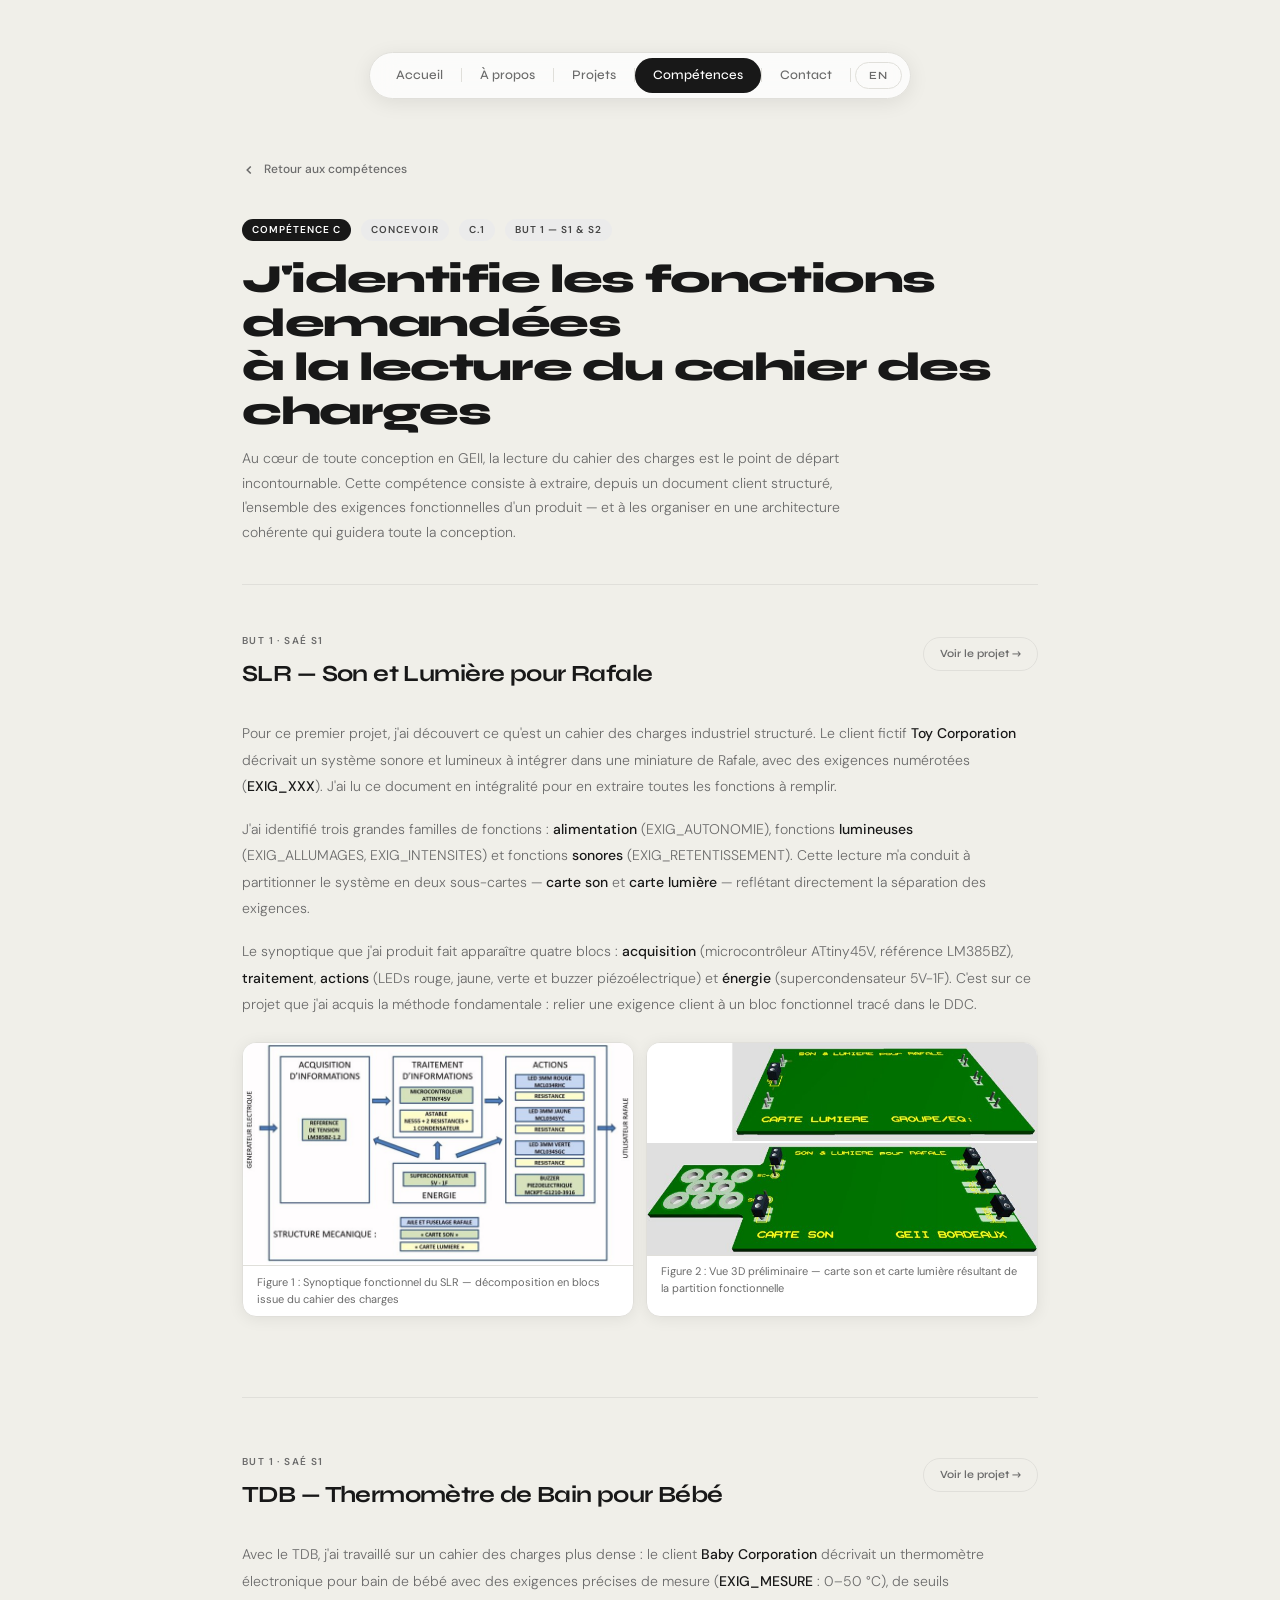
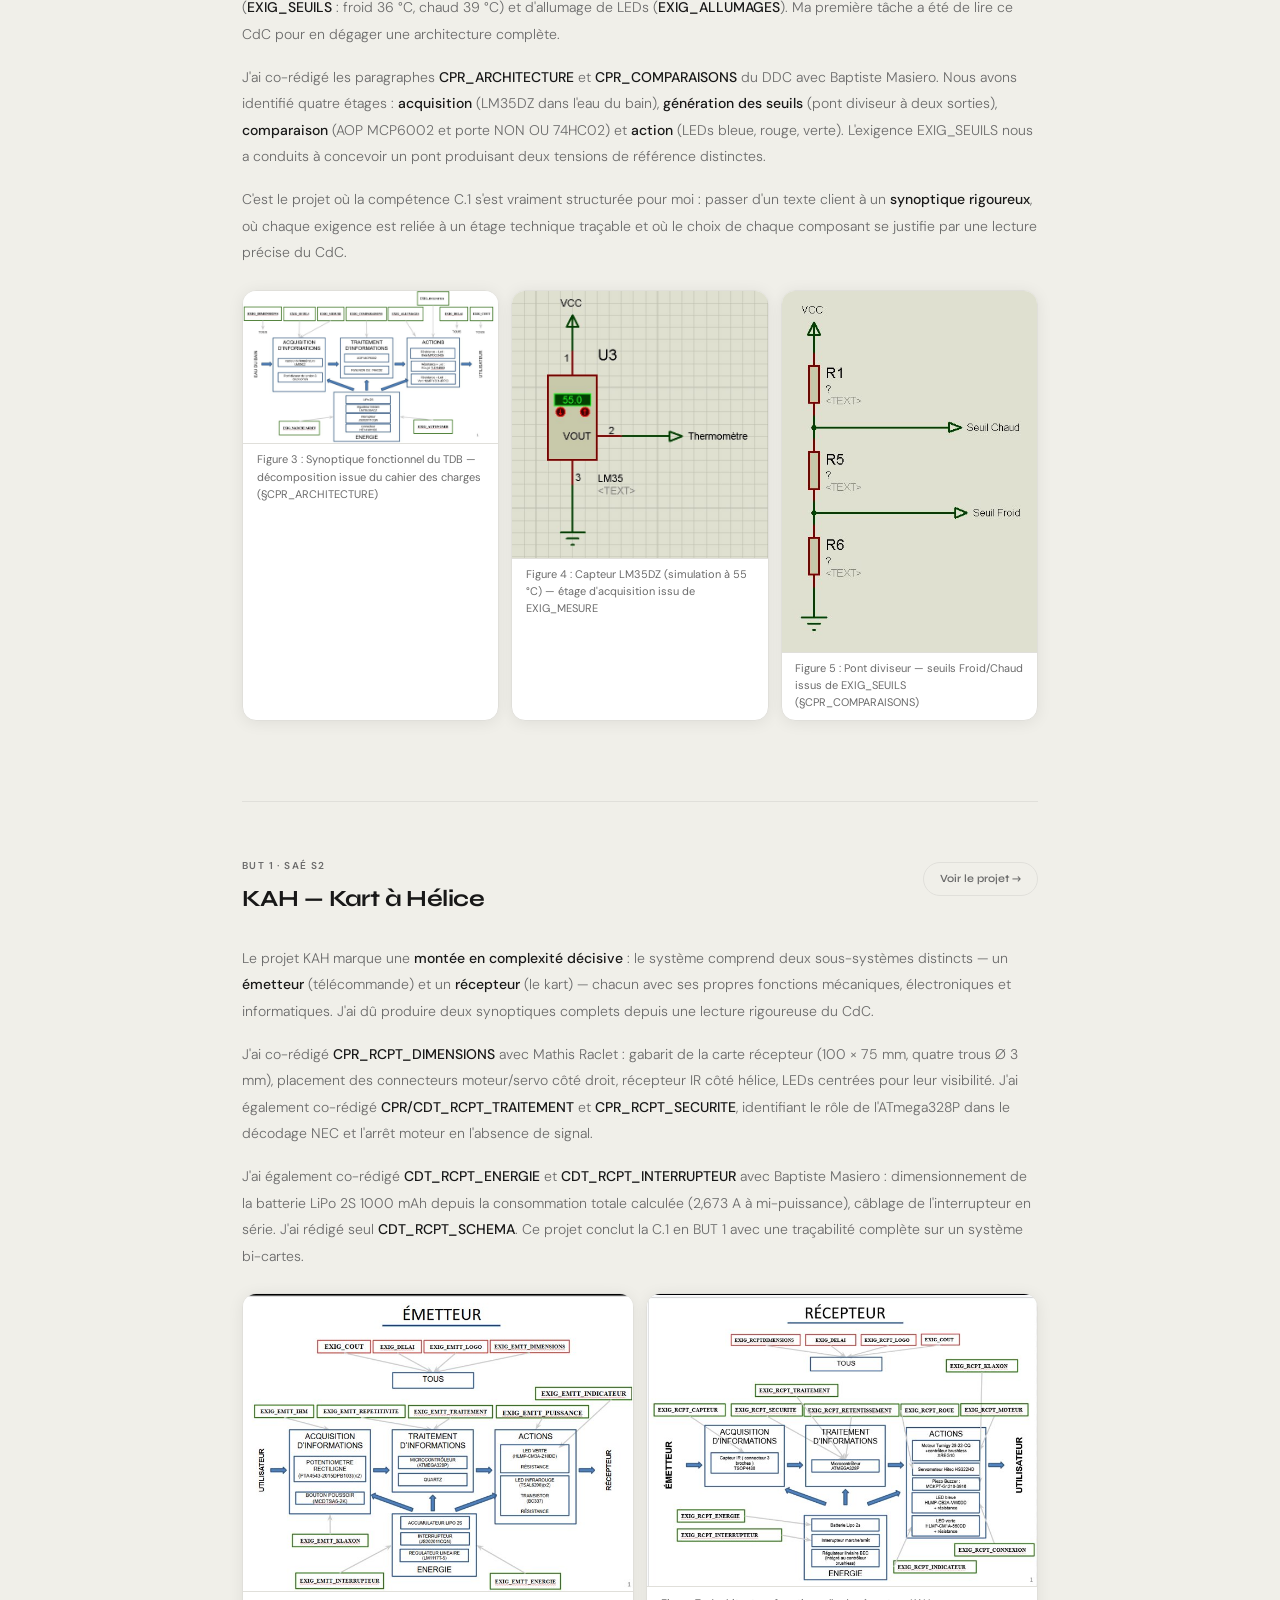
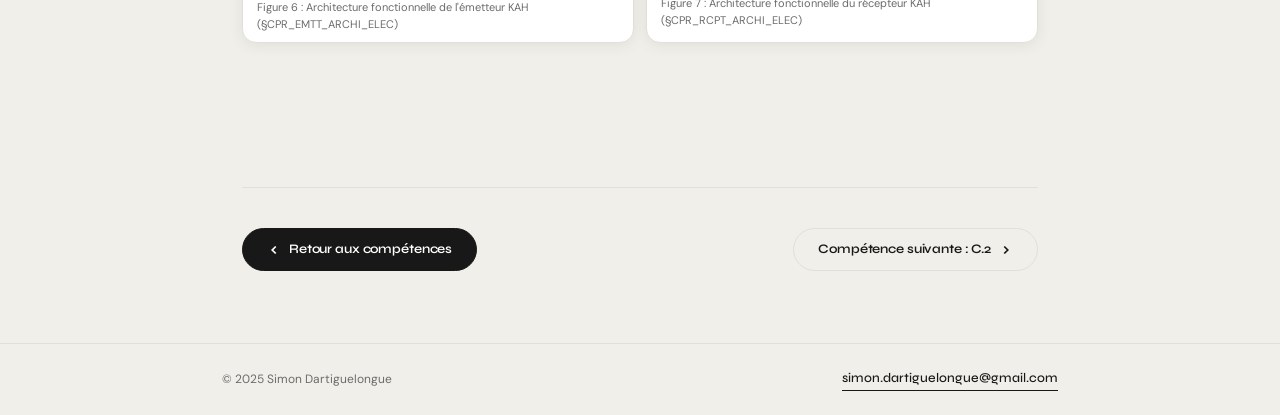
<file: concevoir-c1.html>
<!DOCTYPE html>
<html lang="fr">
<head>
  <meta charset="UTF-8" />
  <meta name="viewport" content="width=device-width, initial-scale=1.0" />
  <title>C.1 — Identifier les fonctions · Simon Dartiguelongue</title>
  <link href="https://fonts.googleapis.com/css2?family=Syne:wght@400;500;600;700;800&family=DM+Sans:wght@300;400;500&display=swap" rel="stylesheet" />
  <link rel="stylesheet" href="style.css" />
  <style>

    /* ── Wrapper ─────────────────────────────────────────────── */
    .projet-wrapper { max-width: 860px; margin: 0 auto; padding: 0 2rem; }

    /* ── Retour ──────────────────────────────────────────────── */
    .projet-back {
      display: inline-flex; align-items: center; gap: 8px;
      font-family: var(--font-body); font-size: 12px; font-weight: 500;
      color: var(--text-muted); margin-bottom: 2.5rem; transition: color 0.2s;
      text-decoration: none;
    }
    .projet-back:hover { color: var(--text-main); }
    .projet-back svg { width: 14px; height: 14px; }

    /* ── En-tête page ────────────────────────────────────────── */
    .comp-page-header {
      margin-bottom: 3rem;
      padding-bottom: 2.5rem;
      border-bottom: 1px solid var(--border);
    }
    .comp-page-meta-row {
      display: flex; align-items: center; gap: 10px;
      margin-bottom: 1rem; flex-wrap: wrap;
    }
    .comp-page-badge {
      font-family: var(--font-body); font-size: 10px; font-weight: 600;
      letter-spacing: 0.1em; text-transform: uppercase; padding: 3px 10px;
      border-radius: 20px; background: var(--tag-bg); color: var(--tag-text);
    }
    .comp-page-badge.highlight {
      background: #181818; color: #fff;
    }
    .comp-page-title {
      font-family: var(--font-display);
      font-size: clamp(1.6rem, 4vw, 2.5rem);
      font-weight: 800; letter-spacing: -0.035em; line-height: 1.1;
      color: var(--text-main); margin-bottom: 0.8rem;
    }
    .comp-page-subtitle {
      font-family: var(--font-body); font-size: 14px; font-weight: 300;
      color: var(--text-muted); line-height: 1.75; max-width: 620px;
    }

    /* ── Section projet ──────────────────────────────────────── */
    .projet-section {
      margin-bottom: 3.5rem;
      padding-bottom: 3.5rem;
      border-bottom: 1px solid var(--border);
    }
    .projet-section:last-of-type { border-bottom: none; }

    .projet-section-header {
      display: flex;
      align-items: flex-start;
      justify-content: space-between;
      flex-wrap: wrap;
      gap: 0.75rem;
      margin-bottom: 1.75rem;
    }
    .projet-section-header-left { flex: 1; min-width: 0; }

    .projet-section-label {
      font-family: var(--font-body); font-size: 10px; font-weight: 600;
      letter-spacing: 0.14em; text-transform: uppercase;
      color: var(--text-muted); margin-bottom: 0.35rem;
    }
    .projet-section-title {
      font-family: var(--font-display); font-size: 1.45rem; font-weight: 700;
      letter-spacing: -0.025em; color: var(--text-main); margin-bottom: 0;
    }

    .projet-link {
      display: inline-flex; align-items: center; gap: 6px;
      font-family: var(--font-display); font-size: 11px; font-weight: 600;
      padding: 7px 16px;
      border: 1px solid var(--border); border-radius: 50px;
      color: var(--text-muted); text-decoration: none;
      transition: color 0.2s, border-color 0.2s;
      white-space: nowrap; flex-shrink: 0; margin-top: 4px;
    }
    .projet-link:hover { color: var(--text-main); border-color: var(--text-main); }

    /* ── Texte ───────────────────────────────────────────────── */
    .projet-text {
      font-family: var(--font-body); font-size: 14px; font-weight: 300;
      color: var(--text-muted); line-height: 1.9; margin-bottom: 1rem;
    }
    .projet-text:last-of-type { margin-bottom: 0; }
    .projet-text strong { font-weight: 500; color: var(--text-main); }

    /* ── Figures ─────────────────────────────────────────────── */
    .fig {
      background: var(--bg-card); border: 1px solid var(--border);
      border-radius: var(--radius); overflow: hidden; box-shadow: var(--shadow);
    }
    .fig-img {
      width: 100%; display: block;
      object-fit: contain; background: #f5f4f0;
    }
    .fig-img.h-auto  { height: auto; max-height: 400px; }
    .fig-img.h-200   { height: 200px; }
    .fig-img.h-260   { height: 260px; }
    .fig-placeholder {
      height: 200px;
      display: flex; flex-direction: column; align-items: center; justify-content: center; gap: 0.4rem;
      background: repeating-linear-gradient(45deg, transparent, transparent 10px, rgba(0,0,0,0.018) 10px, rgba(0,0,0,0.018) 20px);
    }
    .fig-placeholder-icon { font-size: 24px; opacity: 0.25; }
    .fig-placeholder-text {
      font-family: var(--font-display); font-size: 11px; font-weight: 600;
      color: var(--text-muted); opacity: 0.5;
    }
    .fig-caption {
      font-family: var(--font-body); font-size: 11px; color: var(--text-muted);
      padding: 0.45rem 0.85rem 0.55rem; border-top: 1px solid var(--border);
      line-height: 1.55;
    }

    .fig-row { display: grid; gap: 12px; margin: 1.5rem 0; }
    .fig-row.col-2 { grid-template-columns: 1fr 1fr; }
    .fig-row.col-3 { grid-template-columns: 1fr 1fr 1fr; }
    .fig-full { margin: 1.5rem 0; }

    /* ── Navigation bas de page ──────────────────────────────── */
    .comp-nav-footer {
      display: flex;
      justify-content: space-between;
      align-items: center;
      padding: 2.5rem 0 0.5rem;
      border-top: 1px solid var(--border);
      margin-top: 4rem;
      gap: 1rem;
      flex-wrap: wrap;
    }
    .comp-nav-btn {
      font-family: var(--font-display);
      font-size: 13px; font-weight: 600;
      padding: 10px 24px; border-radius: 50px;
      text-decoration: none;
      transition: background 0.2s, color 0.2s, border-color 0.2s, opacity 0.2s;
      letter-spacing: -0.01em;
      display: inline-flex; align-items: center; gap: 8px;
    }
    .comp-nav-btn.back {
      background: var(--text-main); color: #fff;
      border: 1px solid var(--text-main);
    }
    .comp-nav-btn.back:hover { opacity: 0.82; }
    .comp-nav-btn.next {
      background: transparent; color: var(--text-main);
      border: 1px solid var(--border);
    }
    .comp-nav-btn.next:hover { border-color: var(--text-main); }

    /* ── Responsive ──────────────────────────────────────────── */
    @media (max-width: 640px) {
      .fig-row.col-2,
      .fig-row.col-3 { grid-template-columns: 1fr; }
      .projet-section-header { flex-direction: column; gap: 0.6rem; }
      .comp-nav-footer { flex-direction: column; align-items: stretch; }
      .comp-nav-btn { justify-content: center; text-align: center; }
    }

  </style>
</head>
<body class="page-inner">

  <!-- ── Navigation ────────────────────────────────────────── -->
  <div class="dock-wrapper">
    <nav class="dock" id="dock">
      <a href="index.html"       class="dock-link" data-fr="Accueil"     data-en="Home">Accueil</a>
      <span class="dock-sep"></span>
      <a href="apropos.html"     class="dock-link" data-fr="À propos"    data-en="About">À propos</a>
      <span class="dock-sep"></span>
      <a href="projets.html"     class="dock-link" data-fr="Projets"     data-en="Projects">Projets</a>
      <span class="dock-sep"></span>
      <a href="competences.html" class="dock-link active" data-fr="Compétences" data-en="Skills">Compétences</a>
      <span class="dock-sep"></span>
      <a href="contact.html"     class="dock-link" data-fr="Contact"     data-en="Contact">Contact</a>
      <span class="dock-sep"></span>
      <button class="lang-btn" id="langBtn" onclick="toggleLang()">EN</button>
    </nav>
  </div>

  <main class="inner-main">
    <div class="projet-wrapper">

      <!-- ── Retour ──────────────────────────────────────── -->
      <a href="competences.html" class="projet-back anim-1">
        <svg viewBox="0 0 16 16" fill="none" stroke="currentColor" stroke-width="1.8">
          <path d="M10 12L6 8l4-4"/>
        </svg>
        <span data-fr="Retour aux compétences" data-en="Back to skills">Retour aux compétences</span>
      </a>

      <!-- ── En-tête ─────────────────────────────────────── -->
      <header class="comp-page-header anim-2">
        <div class="comp-page-meta-row">
          <span class="comp-page-badge highlight" data-fr="Compétence C" data-en="Competency C">Compétence C</span>
          <span class="comp-page-badge" data-fr="Concevoir" data-en="Design">Concevoir</span>
          <span class="comp-page-badge" data-fr="C.1" data-en="C.1">C.1</span>
          <span class="comp-page-badge" data-fr="BUT 1 — S1 &amp; S2" data-en="BUT 1 — S1 &amp; S2">BUT 1 — S1 &amp; S2</span>
        </div>
        <h1 class="comp-page-title"
            data-fr="J'identifie les fonctions demandées à la lecture du cahier des charges"
            data-en="I identify the required functions from the specification">
          J'identifie les fonctions demandées<br>à la lecture du cahier des charges
        </h1>
        <p class="comp-page-subtitle"
           data-fr="Au cœur de toute conception en GEII, la lecture du cahier des charges est le point de départ incontournable. Cette compétence consiste à extraire, depuis un document client structuré, l'ensemble des exigences fonctionnelles d'un produit — et à les organiser en une architecture cohérente qui guidera toute la conception."
           data-en="At the heart of every GEII design project, reading the specification is the essential starting point. This competency involves extracting all functional requirements from a structured client document and organising them into a coherent architecture that guides the entire design process.">
          Au cœur de toute conception en GEII, la lecture du cahier des charges est le point de départ incontournable. Cette compétence consiste à extraire, depuis un document client structuré, l'ensemble des exigences fonctionnelles d'un produit — et à les organiser en une architecture cohérente qui guidera toute la conception.
        </p>
      </header>

      <!-- ══════════════════════════════════════════════════
           BLOC 1 — SLR
      ═══════════════════════════════════════════════════════ -->
      <section class="projet-section card-stagger">

        <div class="projet-section-header">
          <div class="projet-section-header-left">
            <p class="projet-section-label" data-fr="BUT 1 · SAÉ S1" data-en="BUT 1 · SAÉ S1">BUT 1 · SAÉ S1</p>
            <h2 class="projet-section-title"
                data-fr="SLR — Son et Lumière pour Rafale"
                data-en="SLR — Sound and Light for Rafale">
              SLR — Son et Lumière pour Rafale
            </h2>
          </div>
          <a href="projet-slr.html" class="projet-link"
             data-fr="Voir le projet →" data-en="View project →">Voir le projet →</a>
        </div>

        <p class="projet-text"
           data-fr="Pour ce premier projet, j'ai découvert ce qu'est un cahier des charges industriel structuré. Le client fictif Toy Corporation décrivait un système sonore et lumineux à intégrer dans une miniature de Rafale, avec des exigences numérotées (EXIG_XXX). J'ai lu ce document en intégralité pour en extraire toutes les fonctions à remplir."
           data-en="In this first project, I discovered what a structured industrial specification looks like. The fictional client Toy Corporation described a sound-and-light system for a Rafale scale model, with numbered requirements (EXIG_XXX). I read the full document to extract all the functions the product had to fulfil.">
          Pour ce premier projet, j'ai découvert ce qu'est un cahier des charges industriel structuré. Le client fictif <strong>Toy Corporation</strong> décrivait un système sonore et lumineux à intégrer dans une miniature de Rafale, avec des exigences numérotées (<strong>EXIG_XXX</strong>). J'ai lu ce document en intégralité pour en extraire toutes les fonctions à remplir.
        </p>

        <p class="projet-text"
           data-fr="J'ai identifié trois grandes familles de fonctions : alimentation (EXIG_AUTONOMIE), fonctions lumineuses (EXIG_ALLUMAGES, EXIG_INTENSITES) et fonctions sonores (EXIG_RETENTISSEMENT). Cette lecture m'a conduit à partitionner le système en deux sous-cartes distinctes — une carte son et une carte lumière — reflétant directement la séparation des exigences dans le CdC."
           data-en="I identified three main function families: power (EXIG_AUTONOMIE), light functions (EXIG_ALLUMAGES, EXIG_INTENSITES), and sound functions (EXIG_RETENTISSEMENT). This reading led me to split the system into two sub-boards — a sound board and a light board — directly reflecting the separation of requirements in the specification.">
          J'ai identifié trois grandes familles de fonctions : <strong>alimentation</strong> (EXIG_AUTONOMIE), fonctions <strong>lumineuses</strong> (EXIG_ALLUMAGES, EXIG_INTENSITES) et fonctions <strong>sonores</strong> (EXIG_RETENTISSEMENT). Cette lecture m'a conduit à partitionner le système en deux sous-cartes — <strong>carte son</strong> et <strong>carte lumière</strong> — reflétant directement la séparation des exigences.
        </p>

        <p class="projet-text"
           data-fr="Le synoptique fonctionnel que j'ai produit fait apparaître quatre blocs principaux : acquisition d'informations (microcontrôleur ATtiny45V, référence de tension LM385BZ), traitement, actions (LEDs rouge, jaune, verte et buzzer piézoélectrique), et énergie (supercondensateur 5V-1F). C'est sur ce projet que j'ai acquis la méthode fondamentale : repérer une exigence client et la relier à un bloc fonctionnel concret, traçable dans le DDC."
           data-en="The functional block diagram I produced reveals four main blocks: information acquisition (ATtiny45V microcontroller, LM385BZ voltage reference), processing, actions (red, yellow, green LEDs and piezoelectric buzzer), and energy (5V-1F supercapacitor). This project is where I learned the core method: spotting a client requirement and mapping it to a concrete, traceable functional block in the DDC.">
          Le synoptique que j'ai produit fait apparaître quatre blocs : <strong>acquisition</strong> (microcontrôleur ATtiny45V, référence LM385BZ), <strong>traitement</strong>, <strong>actions</strong> (LEDs rouge, jaune, verte et buzzer piézoélectrique) et <strong>énergie</strong> (supercondensateur 5V-1F). C'est sur ce projet que j'ai acquis la méthode fondamentale : relier une exigence client à un bloc fonctionnel tracé dans le DDC.
        </p>

        <!-- Figures SLR -->
        <div class="fig-row col-2">
          <div class="fig">
            <img src="img/slr-c1-synoptique.png" alt="Synoptique architectural SLR"
                 class="fig-img h-auto"
                 onerror="this.style.display='none'; this.nextElementSibling.style.display='flex';" />
            <div class="fig-placeholder" style="display:none;">
              <span class="fig-placeholder-icon">📐</span>
              <span class="fig-placeholder-text">slr-c1-synoptique.png</span>
            </div>
            <p class="fig-caption"
               data-fr="Figure 1 : Synoptique fonctionnel du SLR — quatre blocs (acquisition, traitement, actions, énergie) issus de la lecture du cahier des charges"
               data-en="Figure 1: SLR functional block diagram — four blocks (acquisition, processing, actions, power) derived from the specification">
              Figure 1 : Synoptique fonctionnel du SLR — décomposition en blocs issue du cahier des charges
            </p>
          </div>
          <div class="fig">
            <img src="img/slr-c1-archi3d.png" alt="Vue 3D cartes son et lumière SLR"
                 class="fig-img h-auto"
                 onerror="this.style.display='none'; this.nextElementSibling.style.display='flex';" />
            <div class="fig-placeholder" style="display:none;">
              <span class="fig-placeholder-icon">📐</span>
              <span class="fig-placeholder-text">slr-c1-archi3d.png</span>
            </div>
            <p class="fig-caption"
               data-fr="Figure 2 : Vue 3D préliminaire des cartes son et lumière — partition architecturale découlant directement des exigences du CdC"
               data-en="Figure 2: Preliminary 3D view of the sound and light boards — architectural split directly derived from the specification requirements">
              Figure 2 : Vue 3D préliminaire — carte son et carte lumière résultant de la partition fonctionnelle
            </p>
          </div>
        </div>

      </section>

      <!-- ══════════════════════════════════════════════════
           BLOC 2 — TDB
      ═══════════════════════════════════════════════════════ -->
      <section class="projet-section card-stagger">

        <div class="projet-section-header">
          <div class="projet-section-header-left">
            <p class="projet-section-label" data-fr="BUT 1 · SAÉ S1" data-en="BUT 1 · SAÉ S1">BUT 1 · SAÉ S1</p>
            <h2 class="projet-section-title"
                data-fr="TDB — Thermomètre de Bain pour Bébé"
                data-en="TDB — Baby Bath Thermometer">
              TDB — Thermomètre de Bain pour Bébé
            </h2>
          </div>
          <a href="projet-tdb.html" class="projet-link"
             data-fr="Voir le projet →" data-en="View project →">Voir le projet →</a>
        </div>

        <p class="projet-text"
           data-fr="Avec le TDB, j'ai travaillé sur un cahier des charges plus dense : le client Baby Corporation décrivait un thermomètre électronique pour bain de bébé avec des exigences précises de mesure (EXIG_MESURE : 0–50 °C), de seuils (EXIG_SEUILS : froid à 36 °C, chaud à 39 °C) et d'affichage par LEDs colorées (EXIG_ALLUMAGES). Ma première tâche a été de lire ce CdC pour en dégager une architecture fonctionnelle complète."
           data-en="With the TDB, I worked on a denser specification: client Baby Corporation described an electronic baby bath thermometer with precise measurement requirements (EXIG_MESURE: 0–50 °C), threshold requirements (EXIG_SEUILS: cold at 36 °C, hot at 39 °C), and LED display requirements (EXIG_ALLUMAGES). My first task was to read this specification and derive a complete functional architecture.">
          Avec le TDB, j'ai travaillé sur un cahier des charges plus dense : le client <strong>Baby Corporation</strong> décrivait un thermomètre électronique pour bain de bébé avec des exigences précises de mesure (<strong>EXIG_MESURE</strong> : 0–50 °C), de seuils (<strong>EXIG_SEUILS</strong> : froid 36 °C, chaud 39 °C) et d'allumage de LEDs (<strong>EXIG_ALLUMAGES</strong>). Ma première tâche a été de lire ce CdC pour en dégager une architecture complète.
        </p>

        <p class="projet-text"
           data-fr="J'ai travaillé avec Baptiste Masiero sur les paragraphes CPR_ARCHITECTURE et CPR_COMPARAISONS du DDC. Nous avons identifié quatre étages distincts : acquisition (capteur LM35DZ plongé dans l'eau du bain), génération des seuils de référence (pont diviseur de tension à deux sorties), comparaison (AOP MCP6002 et porte NON OU 74HC02) et action (LEDs bleue, rouge et verte avec résistances). L'exigence EXIG_SEUILS nous a conduits à dimensionner un pont diviseur produisant deux tensions de référence distinctes, une par seuil de température."
           data-en="I worked with Baptiste Masiero on the CPR_ARCHITECTURE and CPR_COMPARAISONS sections of the DDC. We identified four distinct stages: acquisition (LM35DZ sensor immersed in the bath water), threshold reference generation (dual-output voltage divider), comparison (MCP6002 op-amp and 74HC02 NOR gate), and action (blue, red and green LEDs with resistors). The EXIG_SEUILS requirement led us to design a voltage divider producing two distinct reference voltages, one per temperature threshold.">
          J'ai co-rédigé les paragraphes <strong>CPR_ARCHITECTURE</strong> et <strong>CPR_COMPARAISONS</strong> du DDC avec Baptiste Masiero. Nous avons identifié quatre étages : <strong>acquisition</strong> (LM35DZ dans l'eau du bain), <strong>génération des seuils</strong> (pont diviseur à deux sorties), <strong>comparaison</strong> (AOP MCP6002 et porte NON OU 74HC02) et <strong>action</strong> (LEDs bleue, rouge, verte). L'exigence EXIG_SEUILS nous a conduits à concevoir un pont produisant deux tensions de référence distinctes.
        </p>

        <p class="projet-text"
           data-fr="C'est le projet où la compétence C.1 s'est vraiment structurée pour moi : passer d'un texte client à un synoptique rigoureux, où chaque exigence est reliée à un étage technique traçable, et où le choix de chaque composant se justifie par une lecture précise du CdC."
           data-en="This is the project where competency C.1 truly crystallised: moving from a client document to a rigorous block diagram where every requirement maps to a traceable technical stage, and every component choice is justified by a precise reading of the specification.">
          C'est le projet où la compétence C.1 s'est vraiment structurée pour moi : passer d'un texte client à un <strong>synoptique rigoureux</strong>, où chaque exigence est reliée à un étage technique traçable et où le choix de chaque composant se justifie par une lecture précise du CdC.
        </p>

        <!-- Figures TDB -->
        <div class="fig-row col-3">
          <div class="fig">
            <img src="img/tdb-c1-synoptique.png" alt="Synoptique architectural TDB"
                 class="fig-img h-auto"
                 onerror="this.style.display='none'; this.nextElementSibling.style.display='flex';" />
            <div class="fig-placeholder" style="display:none;">
              <span class="fig-placeholder-icon">📐</span>
              <span class="fig-placeholder-text">tdb-c1-synoptique.png</span>
            </div>
            <p class="fig-caption"
               data-fr="Figure 3 : Synoptique fonctionnel du TDB — quatre blocs (acquisition LM35DZ, seuils, comparaison AOP, action LEDs) identifiés depuis le CdC"
               data-en="Figure 3: TDB functional block diagram — four blocks (LM35DZ acquisition, thresholds, op-amp comparison, LED action) identified from the specification">
              Figure 3 : Synoptique fonctionnel du TDB — décomposition issue du cahier des charges (§CPR_ARCHITECTURE)
            </p>
          </div>
          <div class="fig">
            <img src="img/tdb-c1-schema-mesure.png" alt="Capteur LM35DZ TDB"
                 class="fig-img h-auto"
                 onerror="this.style.display='none'; this.nextElementSibling.style.display='flex';" />
            <div class="fig-placeholder" style="display:none;">
              <span class="fig-placeholder-icon">📐</span>
              <span class="fig-placeholder-text">tdb-c1-schema-mesure.png</span>
            </div>
            <p class="fig-caption"
               data-fr="Figure 4 : Capteur de température LM35DZ simulé à 55 °C — étage d'acquisition identifié depuis EXIG_MESURE"
               data-en="Figure 4: LM35DZ temperature sensor simulated at 55 °C — acquisition stage identified from EXIG_MESURE">
              Figure 4 : Capteur LM35DZ (simulation à 55 °C) — étage d'acquisition issu de EXIG_MESURE
            </p>
          </div>
          <div class="fig">
            <img src="img/tdb-c1-schema-seuils.png" alt="Pont diviseur seuils TDB"
                 class="fig-img h-auto"
                 onerror="this.style.display='none'; this.nextElementSibling.style.display='flex';" />
            <div class="fig-placeholder" style="display:none;">
              <span class="fig-placeholder-icon">📐</span>
              <span class="fig-placeholder-text">tdb-c1-schema-seuils.png</span>
            </div>
            <p class="fig-caption"
               data-fr="Figure 5 : Pont diviseur de tension à deux sorties — génère les seuils de référence Froid (36 °C) et Chaud (39 °C) identifiés dans EXIG_SEUILS"
               data-en="Figure 5: Dual-output voltage divider — generates the Cold (36 °C) and Hot (39 °C) reference thresholds identified in EXIG_SEUILS">
              Figure 5 : Pont diviseur — seuils Froid/Chaud issus de EXIG_SEUILS (§CPR_COMPARAISONS)
            </p>
          </div>
        </div>

      </section>

      <!-- ══════════════════════════════════════════════════
           BLOC 3 — KAH
      ═══════════════════════════════════════════════════════ -->
      <section class="projet-section card-stagger">

        <div class="projet-section-header">
          <div class="projet-section-header-left">
            <p class="projet-section-label" data-fr="BUT 1 · SAÉ S2" data-en="BUT 1 · SAÉ S2">BUT 1 · SAÉ S2</p>
            <h2 class="projet-section-title"
                data-fr="KAH — Kart à Hélice"
                data-en="KAH — Propeller Kart">
              KAH — Kart à Hélice
            </h2>
          </div>
          <a href="projet-kah.html" class="projet-link"
             data-fr="Voir le projet →" data-en="View project →">Voir le projet →</a>
        </div>

        <p class="projet-text"
           data-fr="Le projet KAH marque une montée en complexité décisive : le système comprend deux sous-systèmes distincts — un émetteur (la télécommande) et un récepteur (le kart) — chacun avec ses propres fonctions mécaniques, électroniques et informatiques. J'ai dû produire deux synoptiques fonctionnels complets, un par sous-système, en partant d'une lecture rigoureuse du CdC."
           data-en="The KAH project marks a decisive step up in complexity: the system comprises two distinct sub-systems — a transmitter (remote control) and a receiver (the kart) — each with its own mechanical, electronic, and software functions. I had to produce two complete functional diagrams, one per sub-system, from a rigorous reading of the specification.">
          Le projet KAH marque une <strong>montée en complexité décisive</strong> : le système comprend deux sous-systèmes distincts — un <strong>émetteur</strong> (télécommande) et un <strong>récepteur</strong> (le kart) — chacun avec ses propres fonctions mécaniques, électroniques et informatiques. J'ai dû produire deux synoptiques complets depuis une lecture rigoureuse du CdC.
        </p>

        <p class="projet-text"
           data-fr="J'ai co-rédigé le paragraphe CPR_RCPT_DIMENSIONS du DDC avec Mathis Raclet, en définissant le gabarit mécanique de la carte récepteur (100 × 75 mm, quatre trous de fixation Ø 3 mm) et le placement stratégique des composants : connecteurs moteur et servomoteur côté droit, récepteur infrarouge côté helice, LEDs centrées pour garantir leur visibilité. Sur le récepteur, j'ai également co-rédigé les paragraphes de traitement (CPR/CDT_RCPT_TRAITEMENT) et de sécurité (CPR_RCPT_SECURITE), identifiant le rôle du microcontrôleur ATmega328P dans le décodage des trames NEC et la gestion de l'arrêt moteur en l'absence de signal."
           data-en="I co-wrote the CPR_RCPT_DIMENSIONS DDC section with Mathis Raclet, defining the receiver board mechanical envelope (100 × 75 mm, four Ø 3 mm mounting holes) and the strategic component placement: motor and servo connectors on the right side, IR receiver on the propeller side, centred LEDs for maximum visibility. On the receiver side, I also co-wrote the processing (CPR/CDT_RCPT_TRAITEMENT) and safety (CPR_RCPT_SECURITE) sections, identifying the ATmega328P's role in decoding NEC frames and cutting motor power when no signal is received.">
          J'ai co-rédigé <strong>CPR_RCPT_DIMENSIONS</strong> avec Mathis Raclet : gabarit de la carte récepteur (100 × 75 mm, quatre trous Ø 3 mm), placement des connecteurs moteur/servo côté droit, récepteur IR côté hélice, LEDs centrées pour leur visibilité. J'ai également co-rédigé <strong>CPR/CDT_RCPT_TRAITEMENT</strong> et <strong>CPR_RCPT_SECURITE</strong>, identifiant le rôle de l'ATmega328P dans le décodage NEC et l'arrêt moteur en l'absence de signal.
        </p>

        <p class="projet-text"
           data-fr="Côté énergie et interrupteur récepteur, j'ai co-rédigé les paragraphes CDT_RCPT_ENERGIE et CDT_RCPT_INTERRUPTEUR avec Baptiste Masiero : dimensionnement de la batterie LiPo 2S 1000 mAh à partir de la consommation totale calculée (2,673 A à mi-puissance), et câblage de l'interrupteur en série entre l'accumulateur et le régulateur linéaire intégré au brushless. J'ai également rédigé seul le schéma électrique détaillé du récepteur (CDT_RCPT_SCHEMA). Ce projet conclut mon apprentissage de la C.1 en BUT 1 avec une traçabilité complète entre exigences et paragraphes DDC (CPR_EMTT_XXX / CPR_RCPT_XXX) sur un système bi-cartes."
           data-en="On the receiver power and switch side, I co-wrote CDT_RCPT_ENERGIE and CDT_RCPT_INTERRUPTEUR with Baptiste Masiero: sizing the LiPo 2S 1000 mAh battery from the calculated total current draw (2.673 A at half power), and wiring the switch in series between the accumulator and the brushless's built-in linear regulator. I also wrote the detailed receiver electrical schematic (CDT_RCPT_SCHEMA) on my own. This project concludes my C.1 learning in year one with full traceability between requirements and DDC sections (CPR_EMTT_XXX / CPR_RCPT_XXX) across a two-board system.">
          J'ai également co-rédigé <strong>CDT_RCPT_ENERGIE</strong> et <strong>CDT_RCPT_INTERRUPTEUR</strong> avec Baptiste Masiero : dimensionnement de la batterie LiPo 2S 1000 mAh depuis la consommation totale calculée (2,673 A à mi-puissance), câblage de l'interrupteur en série. J'ai rédigé seul <strong>CDT_RCPT_SCHEMA</strong>. Ce projet conclut la C.1 en BUT 1 avec une traçabilité complète sur un système bi-cartes.
        </p>

        <!-- Figures KAH -->
        <div class="fig-row col-2">
          <div class="fig">
            <img src="img/kah-c1-archi-emtt.png" alt="Architecture fonctionnelle émetteur KAH"
                 class="fig-img h-auto"
                 onerror="this.style.display='none'; this.nextElementSibling.style.display='flex';" />
            <div class="fig-placeholder" style="display:none;">
              <span class="fig-placeholder-icon">📐</span>
              <span class="fig-placeholder-text">kah-c1-archi-emtt.png</span>
            </div>
            <p class="fig-caption"
               data-fr="Figure 6 : Architecture fonctionnelle de l'émetteur KAH — fonctions IHM, traitement, puissance IR et énergie identifiées depuis le CdC (§CPR_EMTT_ARCHI_ELEC)"
               data-en="Figure 6: KAH transmitter functional architecture — HMI, processing, IR power, and energy functions identified from the specification (§CPR_EMTT_ARCHI_ELEC)">
              Figure 6 : Architecture fonctionnelle de l'émetteur KAH (§CPR_EMTT_ARCHI_ELEC)
            </p>
          </div>
          <div class="fig">
            <img src="img/kah-c1-archi-rcpt.png" alt="Architecture fonctionnelle récepteur KAH"
                 class="fig-img h-auto"
                 onerror="this.style.display='none'; this.nextElementSibling.style.display='flex';" />
            <div class="fig-placeholder" style="display:none;">
              <span class="fig-placeholder-icon">📐</span>
              <span class="fig-placeholder-text">kah-c1-archi-rcpt.png</span>
            </div>
            <p class="fig-caption"
               data-fr="Figure 7 : Architecture fonctionnelle du récepteur KAH — capteur IR, traitement ATmega328P, moteur brushless, servomoteur et indicateurs (§CPR_RCPT_ARCHI_ELEC)"
               data-en="Figure 7: KAH receiver functional architecture — IR sensor, ATmega328P processing, brushless motor, servo, and indicators (§CPR_RCPT_ARCHI_ELEC)">
              Figure 7 : Architecture fonctionnelle du récepteur KAH (§CPR_RCPT_ARCHI_ELEC)
            </p>
          </div>
        </div>

      </section>

      <!-- ── Navigation bas de page ──────────────────── -->
      <nav class="comp-nav-footer">
        <a href="competences.html" class="comp-nav-btn back">
          <svg width="14" height="14" viewBox="0 0 16 16" fill="none" stroke="currentColor" stroke-width="2">
            <path d="M10 12L6 8l4-4"/>
          </svg>
          <span data-fr="Retour aux compétences" data-en="Back to skills">Retour aux compétences</span>
        </a>
        <a href="concevoir-c2.html" class="comp-nav-btn next">
          <span data-fr="Compétence suivante : C.2" data-en="Next competency: C.2">Compétence suivante : C.2</span>
          <svg width="14" height="14" viewBox="0 0 16 16" fill="none" stroke="currentColor" stroke-width="2">
            <path d="M6 4l4 4-4 4"/>
          </svg>
        </a>
      </nav>

    </div>
  </main>

  <footer>
    <div class="footer-inner">
      <span class="footer-copy"
            data-fr="© 2025 Simon Dartiguelongue"
            data-en="© 2025 Simon Dartiguelongue">© 2025 Simon Dartiguelongue</span>
      <a href="mailto:simon.dartiguelongue@gmail.com" class="footer-contact">simon.dartiguelongue@gmail.com</a>
    </div>
  </footer>

  <script src="script.js"></script>

</body>
</html>
</file>
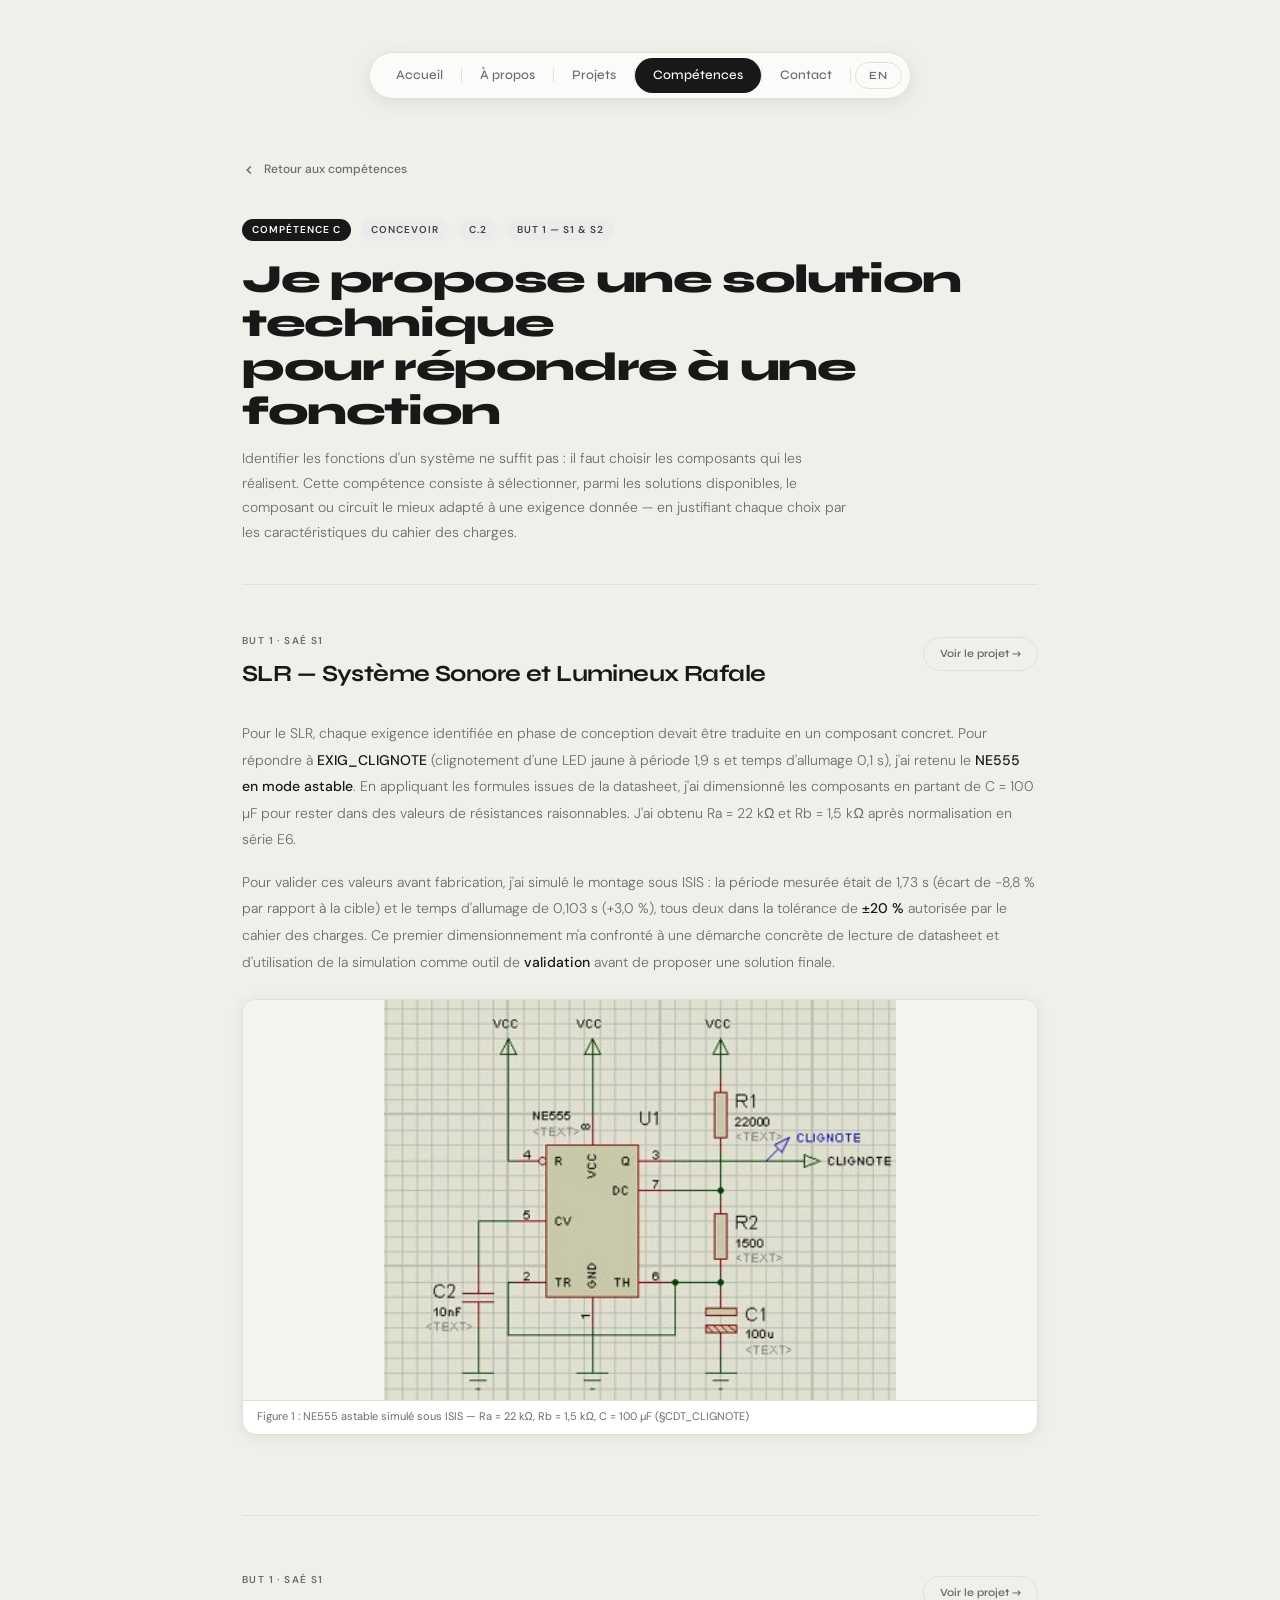
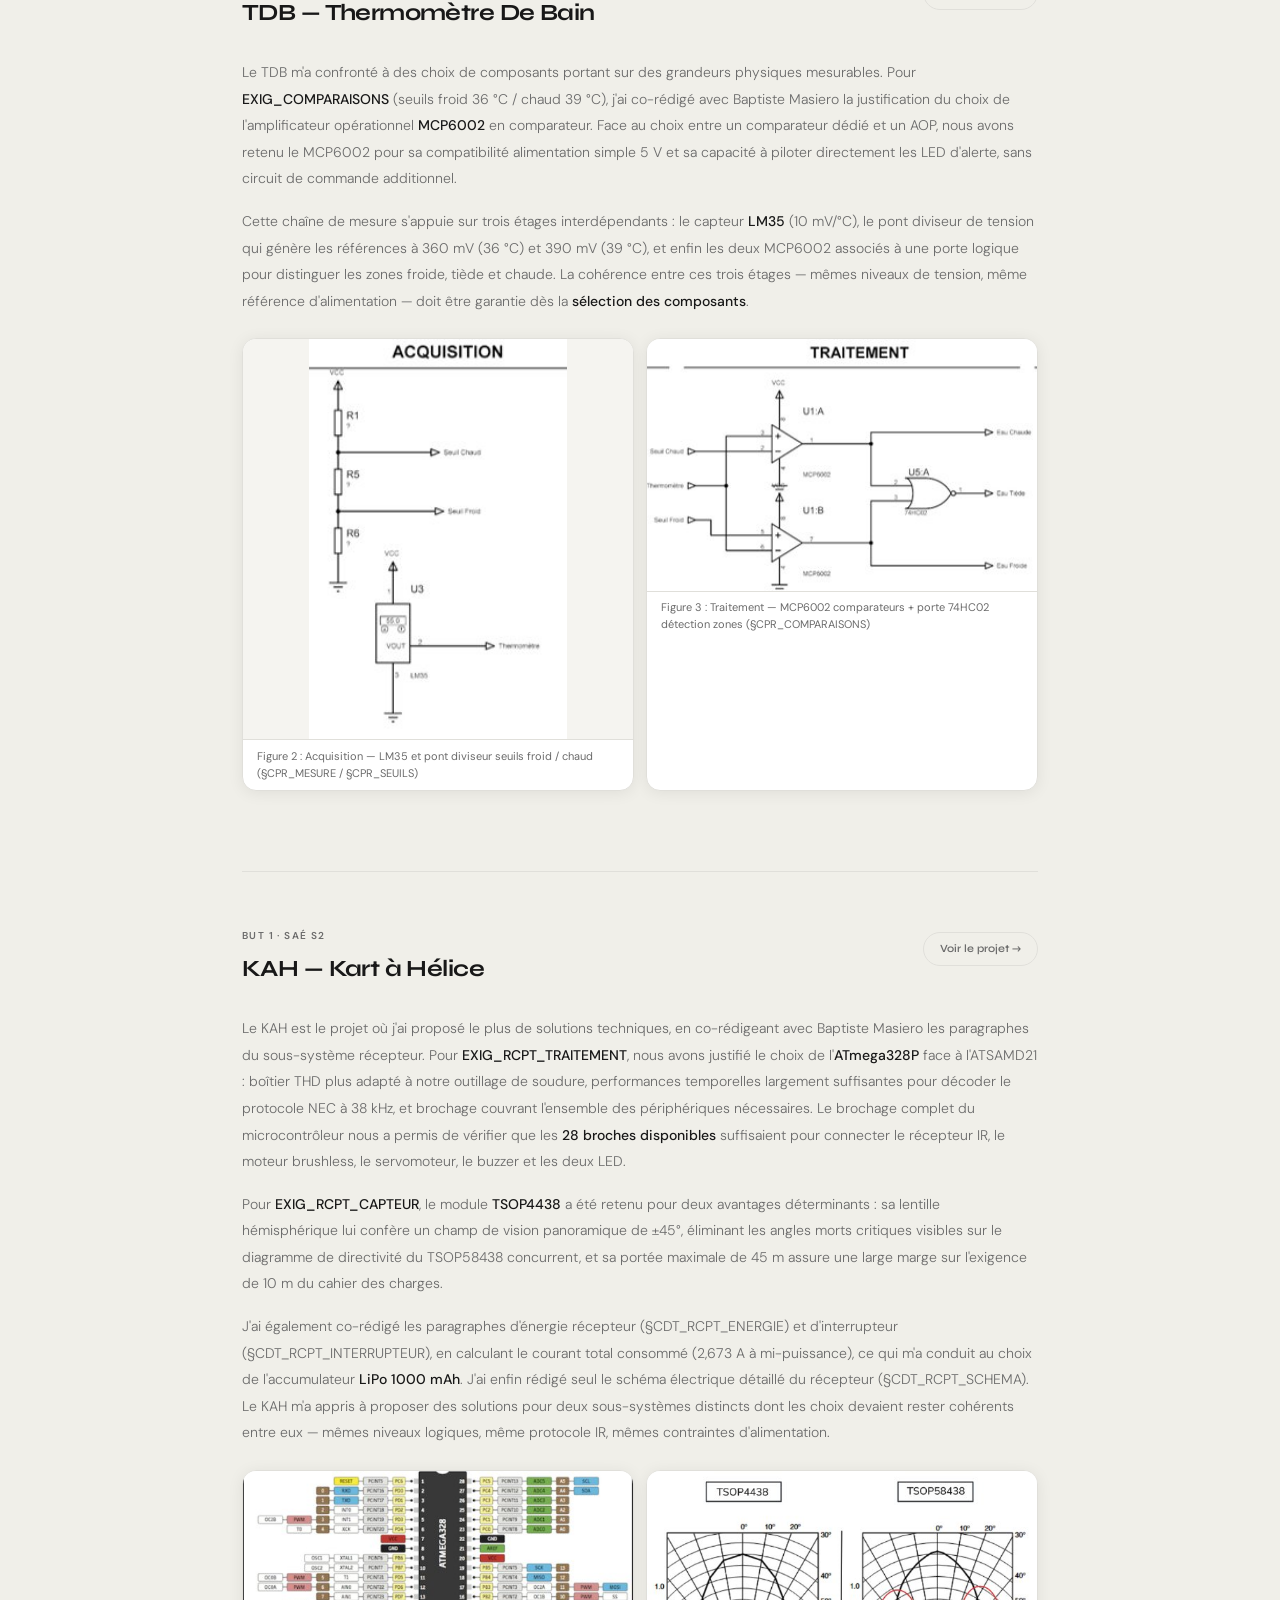
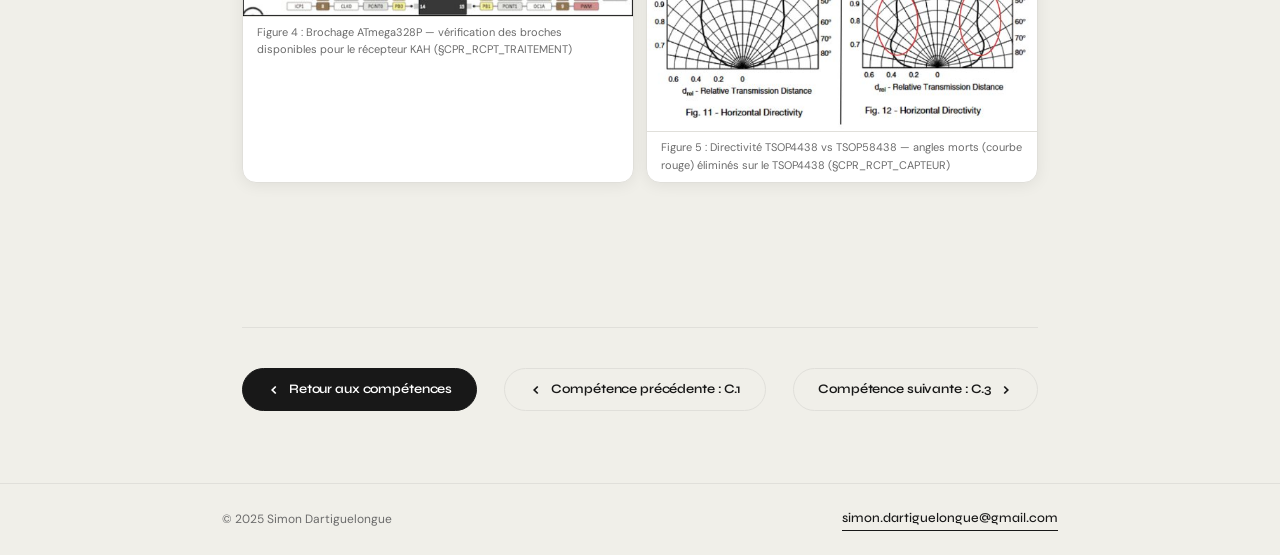
<file: concevoir-c2.html>
<!DOCTYPE html>
<html lang="fr">
<head>
  <meta charset="UTF-8" />
  <meta name="viewport" content="width=device-width, initial-scale=1.0" />
  <title>C.2 — Proposer une solution technique · Simon Dartiguelongue</title>
  <link href="https://fonts.googleapis.com/css2?family=Syne:wght@400;500;600;700;800&family=DM+Sans:wght@300;400;500&display=swap" rel="stylesheet" />
  <link rel="stylesheet" href="style.css" />
  <style>

    /* ── Wrapper ─────────────────────────────────────────────── */
    .projet-wrapper { max-width: 860px; margin: 0 auto; padding: 0 2rem; }

    /* ── Retour ──────────────────────────────────────────────── */
    .projet-back {
      display: inline-flex; align-items: center; gap: 8px;
      font-family: var(--font-body); font-size: 12px; font-weight: 500;
      color: var(--text-muted); margin-bottom: 2.5rem; transition: color 0.2s;
      text-decoration: none;
    }
    .projet-back:hover { color: var(--text-main); }
    .projet-back svg { width: 14px; height: 14px; }

    /* ── En-tête page ────────────────────────────────────────── */
    .comp-page-header {
      margin-bottom: 3rem;
      padding-bottom: 2.5rem;
      border-bottom: 1px solid var(--border);
    }
    .comp-page-meta-row {
      display: flex; align-items: center; gap: 10px;
      margin-bottom: 1rem; flex-wrap: wrap;
    }
    .comp-page-badge {
      font-family: var(--font-body); font-size: 10px; font-weight: 600;
      letter-spacing: 0.1em; text-transform: uppercase; padding: 3px 10px;
      border-radius: 20px; background: var(--tag-bg); color: var(--tag-text);
    }
    .comp-page-badge.highlight {
      background: #181818; color: #fff;
    }
    .comp-page-title {
      font-family: var(--font-display);
      font-size: clamp(1.6rem, 4vw, 2.5rem);
      font-weight: 800; letter-spacing: -0.035em; line-height: 1.1;
      color: var(--text-main); margin-bottom: 0.8rem;
    }
    .comp-page-subtitle {
      font-family: var(--font-body); font-size: 14px; font-weight: 300;
      color: var(--text-muted); line-height: 1.75; max-width: 620px;
    }

    /* ── Section projet ──────────────────────────────────────── */
    .projet-section {
      margin-bottom: 3.5rem;
      padding-bottom: 3.5rem;
      border-bottom: 1px solid var(--border);
    }
    .projet-section:last-of-type { border-bottom: none; }

    .projet-section-header {
      display: flex;
      align-items: flex-start;
      justify-content: space-between;
      flex-wrap: wrap;
      gap: 0.75rem;
      margin-bottom: 1.75rem;
    }
    .projet-section-header-left { flex: 1; min-width: 0; }

    .projet-section-label {
      font-family: var(--font-body); font-size: 10px; font-weight: 600;
      letter-spacing: 0.14em; text-transform: uppercase;
      color: var(--text-muted); margin-bottom: 0.35rem;
    }
    .projet-section-title {
      font-family: var(--font-display); font-size: 1.45rem; font-weight: 700;
      letter-spacing: -0.025em; color: var(--text-main); margin-bottom: 0;
    }

    .projet-link {
      display: inline-flex; align-items: center; gap: 6px;
      font-family: var(--font-display); font-size: 11px; font-weight: 600;
      padding: 7px 16px;
      border: 1px solid var(--border); border-radius: 50px;
      color: var(--text-muted); text-decoration: none;
      transition: color 0.2s, border-color 0.2s;
      white-space: nowrap; flex-shrink: 0; margin-top: 4px;
    }
    .projet-link:hover { color: var(--text-main); border-color: var(--text-main); }

    /* ── Texte ───────────────────────────────────────────────── */
    .projet-text {
      font-family: var(--font-body); font-size: 14px; font-weight: 300;
      color: var(--text-muted); line-height: 1.9; margin-bottom: 1rem;
    }
    .projet-text:last-of-type { margin-bottom: 0; }
    .projet-text strong { font-weight: 500; color: var(--text-main); }

    /* ── Figures ─────────────────────────────────────────────── */
    .fig {
      background: var(--bg-card); border: 1px solid var(--border);
      border-radius: var(--radius); overflow: hidden; box-shadow: var(--shadow);
    }
    .fig-img {
      width: 100%; display: block;
      object-fit: contain; background: #f5f4f0;
    }
    .fig-img.h-auto  { height: auto; max-height: 400px; }
    .fig-img.h-200   { height: 200px; }
    .fig-img.h-260   { height: 260px; }
    .fig-placeholder {
      height: 200px;
      display: flex; flex-direction: column; align-items: center; justify-content: center; gap: 0.4rem;
      background: repeating-linear-gradient(45deg, transparent, transparent 10px, rgba(0,0,0,0.018) 10px, rgba(0,0,0,0.018) 20px);
    }
    .fig-placeholder-icon { font-size: 24px; opacity: 0.25; }
    .fig-placeholder-text {
      font-family: var(--font-display); font-size: 11px; font-weight: 600;
      color: var(--text-muted); opacity: 0.5;
    }

    .fig-caption {
      font-family: var(--font-body); font-size: 11px; color: var(--text-muted);
      padding: 0.45rem 0.85rem 0.55rem; border-top: 1px solid var(--border);
      line-height: 1.55;
    }

    .fig-row { display: grid; gap: 12px; margin: 1.5rem 0; }
    .fig-row.col-2 { grid-template-columns: 1fr 1fr; }
    .fig-row.col-3 { grid-template-columns: 1fr 1fr 1fr; }
    .fig-full { margin: 1.5rem 0; }

    /* ── Navigation bas de page ──────────────────────────────── */
    .comp-nav-footer {
      display: flex;
      justify-content: space-between;
      align-items: center;
      padding: 2.5rem 0 0.5rem;
      border-top: 1px solid var(--border);
      margin-top: 4rem;
      gap: 1rem;
      flex-wrap: wrap;
    }
    .comp-nav-btn {
      font-family: var(--font-display);
      font-size: 13px; font-weight: 600;
      padding: 10px 24px; border-radius: 50px;
      text-decoration: none;
      transition: background 0.2s, color 0.2s, border-color 0.2s, opacity 0.2s;
      letter-spacing: -0.01em;
      display: inline-flex; align-items: center; gap: 8px;
    }
    .comp-nav-btn.back {
      background: var(--text-main); color: #fff;
      border: 1px solid var(--text-main);
    }
    .comp-nav-btn.back:hover { opacity: 0.82; }
    .comp-nav-btn.prev {
      background: transparent; color: var(--text-main);
      border: 1px solid var(--border);
    }
    .comp-nav-btn.prev:hover { border-color: var(--text-main); }
    .comp-nav-btn.next {
      background: transparent; color: var(--text-main);
      border: 1px solid var(--border);
    }
    .comp-nav-btn.next:hover { border-color: var(--text-main); }

    /* ── Responsive ──────────────────────────────────────────── */
    @media (max-width: 640px) {
      .fig-row.col-2,
      .fig-row.col-3 { grid-template-columns: 1fr; }
      .projet-section-header { flex-direction: column; gap: 0.6rem; }
      .comp-nav-footer { flex-direction: column; align-items: stretch; }
      .comp-nav-btn { justify-content: center; text-align: center; }
    }

  </style>
</head>
<body class="page-inner">

  <!-- ── Navigation ────────────────────────────────────────── -->
  <div class="dock-wrapper">
    <nav class="dock" id="dock">
      <a href="index.html"       class="dock-link" data-fr="Accueil"     data-en="Home">Accueil</a>
      <span class="dock-sep"></span>
      <a href="apropos.html"     class="dock-link" data-fr="À propos"    data-en="About">À propos</a>
      <span class="dock-sep"></span>
      <a href="projets.html"     class="dock-link" data-fr="Projets"     data-en="Projects">Projets</a>
      <span class="dock-sep"></span>
      <a href="competences.html" class="dock-link active" data-fr="Compétences" data-en="Skills">Compétences</a>
      <span class="dock-sep"></span>
      <a href="contact.html"     class="dock-link" data-fr="Contact"     data-en="Contact">Contact</a>
      <span class="dock-sep"></span>
      <button class="lang-btn" id="langBtn" onclick="toggleLang()">EN</button>
    </nav>
  </div>

  <main class="inner-main">
    <div class="projet-wrapper">

      <!-- ── Retour ──────────────────────────────────────── -->
      <a href="competences.html" class="projet-back anim-1">
        <svg viewBox="0 0 16 16" fill="none" stroke="currentColor" stroke-width="1.8">
          <path d="M10 12L6 8l4-4"/>
        </svg>
        <span data-fr="Retour aux compétences" data-en="Back to skills">Retour aux compétences</span>
      </a>

      <!-- ── En-tête ─────────────────────────────────────── -->
      <header class="comp-page-header anim-2">
        <div class="comp-page-meta-row">
          <span class="comp-page-badge highlight"
                data-fr="Compétence C" data-en="Competency C">Compétence C</span>
          <span class="comp-page-badge"
                data-fr="Concevoir" data-en="Design">Concevoir</span>
          <span class="comp-page-badge"
                data-fr="C.2" data-en="C.2">C.2</span>
          <span class="comp-page-badge"
                data-fr="BUT 1 — S1 &amp; S2" data-en="BUT 1 — S1 &amp; S2">BUT 1 — S1 &amp; S2</span>
        </div>
        <h1 class="comp-page-title"
            data-fr="Je propose une solution technique pour répondre à une fonction"
            data-en="I propose a technical solution to fulfil a function">
          Je propose une solution technique<br>pour répondre à une fonction
        </h1>
        <p class="comp-page-subtitle"
           data-fr="Identifier les fonctions d'un système ne suffit pas : il faut choisir les composants qui les réalisent. Cette compétence consiste à sélectionner, parmi les solutions disponibles, le composant ou circuit le mieux adapté à une exigence donnée — en justifiant chaque choix par les caractéristiques du cahier des charges."
           data-en="Identifying a system's functions is not enough: components must be chosen to implement them. This competency involves selecting, from available options, the component or circuit best suited to a given requirement — justifying every choice against the specification's characteristics.">
          Identifier les fonctions d'un système ne suffit pas : il faut choisir les composants qui les réalisent. Cette compétence consiste à sélectionner, parmi les solutions disponibles, le composant ou circuit le mieux adapté à une exigence donnée — en justifiant chaque choix par les caractéristiques du cahier des charges.
        </p>
      </header>

      <!-- ══════════════════════════════════════════════════
           BLOC 1 — SLR
      ═══════════════════════════════════════════════════════ -->
      <section class="projet-section card-stagger">

        <div class="projet-section-header">
          <div class="projet-section-header-left">
            <p class="projet-section-label"
               data-fr="BUT 1 · SAÉ S1" data-en="BUT 1 · SAÉ S1">BUT 1 · SAÉ S1</p>
            <h2 class="projet-section-title"
                data-fr="SLR — Système Sonore et Lumineux Rafale"
                data-en="SLR — Sound and Light Rafale System">
              SLR — Système Sonore et Lumineux Rafale
            </h2>
          </div>
          <a href="projet-slr.html" class="projet-link"
             data-fr="Voir le projet →" data-en="View project →">Voir le projet →</a>
        </div>

        <p class="projet-text"
           data-fr="Pour le SLR, chaque exigence identifiée en phase de conception devait être traduite en un composant concret. Pour répondre à EXIG_CLIGNOTE (clignotement d'une LED jaune à période 1,9 s et temps d'allumage 0,1 s), j'ai retenu le NE555 en mode astable. En appliquant les formules issues de la datasheet, j'ai dimensionné les composants en partant de C = 100 µF pour rester dans des valeurs de résistances raisonnables. J'ai obtenu Ra = 22 kΩ et Rb = 1,5 kΩ après normalisation en série E6."
           data-en="For the SLR, each requirement identified during the design phase had to be translated into a concrete component. To meet EXIG_CLIGNOTE (LED blinking at a 1.9 s period with a 0.1 s on-time), I selected the NE555 in astable mode. Applying the datasheet formulas, I sized the components starting from C = 100 µF to keep resistor values reasonable. After normalising to the E6 series I obtained Ra = 22 kΩ and Rb = 1.5 kΩ.">
          Pour le SLR, chaque exigence identifiée en phase de conception devait être traduite en un composant concret. Pour répondre à <strong>EXIG_CLIGNOTE</strong> (clignotement d'une LED jaune à période 1,9 s et temps d'allumage 0,1 s), j'ai retenu le <strong>NE555 en mode astable</strong>. En appliquant les formules issues de la datasheet, j'ai dimensionné les composants en partant de C = 100 µF pour rester dans des valeurs de résistances raisonnables. J'ai obtenu Ra = 22 kΩ et Rb = 1,5 kΩ après normalisation en série E6.
        </p>

        <p class="projet-text"
           data-fr="Pour valider ces valeurs avant fabrication, j'ai simulé le montage sous ISIS : la période mesurée était de 1,73 s (écart de −8,8 % par rapport à la cible de 1,9 s) et le temps d'allumage de 0,103 s (+3,0 %), tous deux dans la tolérance de ±20 % autorisée par le cahier des charges. Ce premier dimensionnement m'a confronté à une démarche concrète de lecture de datasheet et de simulation comme outil de validation avant de proposer une solution finale."
           data-en="To validate these values before manufacturing, I simulated the circuit in ISIS: the measured period was 1.73 s (−8.8 % from the 1.9 s target) and the on-time was 0.103 s (+3.0 %), both within the ±20 % tolerance allowed by the specification. This first dimensioning exercise introduced me to a concrete workflow of reading datasheets and using simulation as a validation step before finalising a solution.">
          Pour valider ces valeurs avant fabrication, j'ai simulé le montage sous ISIS : la période mesurée était de 1,73 s (écart de −8,8 % par rapport à la cible) et le temps d'allumage de 0,103 s (+3,0 %), tous deux dans la tolérance de <strong>±20 %</strong> autorisée par le cahier des charges. Ce premier dimensionnement m'a confronté à une démarche concrète de lecture de datasheet et d'utilisation de la simulation comme outil de <strong>validation</strong> avant de proposer une solution finale.
        </p>

        <!-- Figure SLR -->
        <div class="fig-full">
          <div class="fig">
            <img src="img/slr-c2-schema-ne555.png" alt="Schéma NE555 en mode astable — SLR"
                 class="fig-img h-auto"
                 onerror="this.style.display='none'; this.nextElementSibling.style.display='flex';" />
            <div class="fig-placeholder" style="display:none;">
              <span class="fig-placeholder-icon">📐</span>
              <span class="fig-placeholder-text">slr-c2-schema-ne555.png</span>
            </div>
            <p class="fig-caption"
               data-fr="Figure 1 : Schéma du NE555 en mode astable simulé sous ISIS — Ra = 22 kΩ, Rb = 1,5 kΩ, C = 100 µF pour EXIG_CLIGNOTE (§CDT_CLIGNOTE)"
               data-en="Figure 1: NE555 astable circuit simulated in ISIS — Ra = 22 kΩ, Rb = 1.5 kΩ, C = 100 µF for EXIG_CLIGNOTE (§CDT_CLIGNOTE)">
              Figure 1 : NE555 astable simulé sous ISIS — Ra = 22 kΩ, Rb = 1,5 kΩ, C = 100 µF (§CDT_CLIGNOTE)
            </p>
          </div>
        </div>

      </section>

      <!-- ══════════════════════════════════════════════════
           BLOC 2 — TDB
      ═══════════════════════════════════════════════════════ -->
      <section class="projet-section card-stagger">

        <div class="projet-section-header">
          <div class="projet-section-header-left">
            <p class="projet-section-label"
               data-fr="BUT 1 · SAÉ S1" data-en="BUT 1 · SAÉ S1">BUT 1 · SAÉ S1</p>
            <h2 class="projet-section-title"
                data-fr="TDB — Thermomètre De Bain"
                data-en="TDB — Bath Thermometer">
              TDB — Thermomètre De Bain
            </h2>
          </div>
          <a href="projet-tdb.html" class="projet-link"
             data-fr="Voir le projet →" data-en="View project →">Voir le projet →</a>
        </div>

        <p class="projet-text"
           data-fr="Le TDB m'a confronté à des choix de composants portant sur des grandeurs physiques mesurables. Pour EXIG_COMPARAISONS (comparaison de la température mesurée aux seuils froid 36 °C et chaud 39 °C), j'ai co-rédigé avec Baptiste Masiero la justification du choix de l'amplificateur opérationnel MCP6002 en comparateur. Face au choix entre un comparateur dédié et un AOP, nous avons retenu le MCP6002 pour sa compatibilité alimentation simple 5 V et sa capacité à piloter directement les LED d'alerte, sans circuit de commande additionnel."
           data-en="The TDB project involved component choices based on measurable physical quantities. For EXIG_COMPARAISONS (comparing the measured temperature against cold (36 °C) and hot (39 °C) thresholds), I co-authored with Baptiste Masiero the justification for choosing the MCP6002 operational amplifier as a comparator. Faced with the choice between a dedicated comparator and an op-amp, we selected the MCP6002 for its single-supply 5 V compatibility and its ability to directly drive the alert LEDs without an additional driver circuit.">
          Le TDB m'a confronté à des choix de composants portant sur des grandeurs physiques mesurables. Pour <strong>EXIG_COMPARAISONS</strong> (seuils froid 36 °C / chaud 39 °C), j'ai co-rédigé avec Baptiste Masiero la justification du choix de l'amplificateur opérationnel <strong>MCP6002</strong> en comparateur. Face au choix entre un comparateur dédié et un AOP, nous avons retenu le MCP6002 pour sa compatibilité alimentation simple 5 V et sa capacité à piloter directement les LED d'alerte, sans circuit de commande additionnel.
        </p>

        <p class="projet-text"
           data-fr="Cette chaîne de mesure s'appuie sur trois étages interdépendants : le capteur LM35 (10 mV/°C), le pont diviseur de tension à trois résistances qui génère les références à 360 mV (36 °C) et 390 mV (39 °C), et enfin les deux MCP6002 associés à une porte logique pour distinguer les zones froide, tiède et chaude. J'ai compris que la cohérence entre ces trois étages — mêmes niveaux de tension, même référence d'alimentation — doit être garantie dès la sélection des composants."
           data-en="This measurement chain relies on three interdependent stages: the LM35 sensor (10 mV/°C), a three-resistor voltage divider generating reference voltages at 360 mV (36 °C) and 390 mV (39 °C), and finally the two MCP6002s paired with a logic gate to distinguish cold, warm, and hot zones. I understood that the coherence between these three stages — matching voltage levels, shared supply reference — must be guaranteed at component selection stage.">
          Cette chaîne de mesure s'appuie sur trois étages interdépendants : le capteur <strong>LM35</strong> (10 mV/°C), le pont diviseur de tension qui génère les références à 360 mV (36 °C) et 390 mV (39 °C), et enfin les deux MCP6002 associés à une porte logique pour distinguer les zones froide, tiède et chaude. La cohérence entre ces trois étages — mêmes niveaux de tension, même référence d'alimentation — doit être garantie dès la <strong>sélection des composants</strong>.
        </p>

        <!-- Figures TDB -->
        <div class="fig-row col-2">
          <div class="fig">
            <img src="img/tdb-c2-schema-mesure.png" alt="Schéma acquisition TDB — LM35 et pont diviseur de seuils"
                 class="fig-img h-auto"
                 onerror="this.style.display='none'; this.nextElementSibling.style.display='flex';" />
            <div class="fig-placeholder" style="display:none;">
              <span class="fig-placeholder-icon">📐</span>
              <span class="fig-placeholder-text">tdb-c2-schema-mesure.png</span>
            </div>
            <p class="fig-caption"
               data-fr="Figure 2 : Étage d'acquisition — LM35 avec pont diviseur générant les tensions de seuil froid et chaud (§CPR_MESURE / §CPR_SEUILS)"
               data-en="Figure 2: Acquisition stage — LM35 with voltage divider generating cold and hot threshold voltages (§CPR_MESURE / §CPR_SEUILS)">
              Figure 2 : Acquisition — LM35 et pont diviseur seuils froid / chaud (§CPR_MESURE / §CPR_SEUILS)
            </p>
          </div>
          <div class="fig">
            <img src="img/tdb-c2-schema-comparateur.png" alt="Schéma traitement TDB — deux MCP6002 en comparateurs et porte logique"
                 class="fig-img h-auto"
                 onerror="this.style.display='none'; this.nextElementSibling.style.display='flex';" />
            <div class="fig-placeholder" style="display:none;">
              <span class="fig-placeholder-icon">📐</span>
              <span class="fig-placeholder-text">tdb-c2-schema-comparateur.png</span>
            </div>
            <p class="fig-caption"
               data-fr="Figure 3 : Étage de traitement — deux MCP6002 en comparateurs et porte 74HC02 pour la détection des trois zones de température (§CPR_COMPARAISONS)"
               data-en="Figure 3: Processing stage — two MCP6002 comparators and 74HC02 gate for three-zone temperature detection (§CPR_COMPARAISONS)">
              Figure 3 : Traitement — MCP6002 comparateurs + porte 74HC02 détection zones (§CPR_COMPARAISONS)
            </p>
          </div>
        </div>

      </section>

      <!-- ══════════════════════════════════════════════════
           BLOC 3 — KAH
      ═══════════════════════════════════════════════════════ -->
      <section class="projet-section card-stagger">

        <div class="projet-section-header">
          <div class="projet-section-header-left">
            <p class="projet-section-label"
               data-fr="BUT 1 · SAÉ S2" data-en="BUT 1 · SAÉ S2">BUT 1 · SAÉ S2</p>
            <h2 class="projet-section-title"
                data-fr="KAH — Kart à Hélice"
                data-en="KAH — Propeller Kart">
              KAH — Kart à Hélice
            </h2>
          </div>
          <a href="projet-kah.html" class="projet-link"
             data-fr="Voir le projet →" data-en="View project →">Voir le projet →</a>
        </div>

        <p class="projet-text"
           data-fr="Le KAH est le projet où j'ai proposé le plus de solutions techniques, en co-rédigeant avec Baptiste Masiero les paragraphes du sous-système récepteur. Pour EXIG_RCPT_TRAITEMENT, nous avons justifié le choix de l'ATmega328P face à l'ATSAMD21 : boîtier THD plus adapté à notre outillage de soudure, performances temporelles largement suffisantes pour décoder le protocole NEC à 38 kHz, et brochage couvrant l'ensemble des périphériques nécessaires — timers, GPIO, UART. Le brochage complet du microcontrôleur nous a permis de vérifier que les 28 broches disponibles suffisaient pour connecter le récepteur IR, le moteur brushless, le servomoteur, le buzzer et les deux LED."
           data-en="The KAH is the project where I proposed the most technical solutions, co-authoring the receiver sub-system sections with Baptiste Masiero. For EXIG_RCPT_TRAITEMENT, we justified choosing the ATmega328P over the ATSAMD21: a THD package better suited to our soldering tools, timing performance well above the 38 kHz NEC protocol requirements, and a pin count covering all necessary peripherals — timers, GPIO, UART. The full pinout let us confirm that the 28 available pins were sufficient to connect the IR receiver, brushless motor, servo, buzzer, and two LEDs.">
          Le KAH est le projet où j'ai proposé le plus de solutions techniques, en co-rédigeant avec Baptiste Masiero les paragraphes du sous-système récepteur. Pour <strong>EXIG_RCPT_TRAITEMENT</strong>, nous avons justifié le choix de l'<strong>ATmega328P</strong> face à l'ATSAMD21 : boîtier THD plus adapté à notre outillage de soudure, performances temporelles largement suffisantes pour décoder le protocole NEC à 38 kHz, et brochage couvrant l'ensemble des périphériques nécessaires. Le brochage complet du microcontrôleur nous a permis de vérifier que les <strong>28 broches disponibles</strong> suffisaient pour connecter le récepteur IR, le moteur brushless, le servomoteur, le buzzer et les deux LED.
        </p>

        <p class="projet-text"
           data-fr="Pour EXIG_RCPT_CAPTEUR, le module TSOP4438 a été sélectionné pour deux avantages déterminants : sa lentille hémisphérique lui confère un champ de vision panoramique de ±45°, éliminant les angles morts critiques visibles sur le diagramme de directivité du TSOP58438 concurrent, et sa portée maximale de 45 m assure une large marge sur l'exigence de 10 m du cahier des charges."
           data-en="For EXIG_RCPT_CAPTEUR, the TSOP4438 module was selected for two decisive advantages: its hemispherical lens provides a ±45° panoramic field of view, eliminating the critical blind spots visible in the TSOP58438 directivity diagram, and its 45 m maximum range provides a large margin over the 10 m requirement in the specification.">
          Pour <strong>EXIG_RCPT_CAPTEUR</strong>, le module <strong>TSOP4438</strong> a été retenu pour deux avantages déterminants : sa lentille hémisphérique lui confère un champ de vision panoramique de ±45°, éliminant les angles morts critiques visibles sur le diagramme de directivité du TSOP58438 concurrent, et sa portée maximale de 45 m assure une large marge sur l'exigence de 10 m du cahier des charges.
        </p>

        <p class="projet-text"
           data-fr="J'ai également co-rédigé les paragraphes d'énergie récepteur (§CDT_RCPT_ENERGIE) et d'interrupteur (§CDT_RCPT_INTERRUPTEUR), en calculant le courant total consommé par la carte (2,673 A à mi-puissance), ce qui m'a conduit au choix de l'accumulateur LiPo 1000 mAh. J'ai enfin rédigé seul le schéma électrique détaillé du récepteur (§CDT_RCPT_SCHEMA). Le KAH m'a appris à proposer des solutions pour deux sous-systèmes distincts dont les choix devaient rester cohérents entre eux — mêmes niveaux logiques, même protocole IR, mêmes contraintes d'alimentation — et à les documenter dans un dossier de conception partagé à huit rédacteurs."
           data-en="I also co-authored the receiver energy section (§CDT_RCPT_ENERGIE) and the power switch section (§CDT_RCPT_INTERRUPTEUR), calculating the board's total current consumption (2.673 A at half power), which led to selecting a 1000 mAh LiPo. I authored the detailed receiver schematic on my own (§CDT_RCPT_SCHEMA). The KAH taught me to propose solutions for two distinct sub-systems whose choices had to remain mutually consistent — same logic levels, same IR protocol, same supply constraints — and to document them in a shared design file with eight contributors.">
          J'ai également co-rédigé les paragraphes d'énergie récepteur (§CDT_RCPT_ENERGIE) et d'interrupteur (§CDT_RCPT_INTERRUPTEUR), en calculant le courant total consommé (2,673 A à mi-puissance), ce qui m'a conduit au choix de l'accumulateur <strong>LiPo 1000 mAh</strong>. J'ai enfin rédigé seul le schéma électrique détaillé du récepteur (§CDT_RCPT_SCHEMA). Le KAH m'a appris à proposer des solutions pour deux sous-systèmes distincts dont les choix devaient rester cohérents entre eux — mêmes niveaux logiques, même protocole IR, mêmes contraintes d'alimentation.
        </p>

        <!-- Figures KAH -->
        <div class="fig-row col-2">
          <div class="fig">
            <img src="img/kah-c2-port-atmega.png" alt="Brochage complet ATmega328P — KAH récepteur"
                 class="fig-img h-auto"
                 onerror="this.style.display='none'; this.nextElementSibling.style.display='flex';" />
            <div class="fig-placeholder" style="display:none;">
              <span class="fig-placeholder-icon">📐</span>
              <span class="fig-placeholder-text">kah-c2-port-atmega.png</span>
            </div>
            <p class="fig-caption"
               data-fr="Figure 4 : Brochage complet de l'ATmega328P — vérification du nombre de broches disponibles pour le sous-système récepteur KAH (§CPR_RCPT_TRAITEMENT)"
               data-en="Figure 4: Full ATmega328P pinout — verification of available pins for the KAH receiver sub-system (§CPR_RCPT_TRAITEMENT)">
              Figure 4 : Brochage ATmega328P — vérification des broches disponibles pour le récepteur KAH (§CPR_RCPT_TRAITEMENT)
            </p>
          </div>
          <div class="fig">
            <img src="img/kah-c2-directivite-tsop.png" alt="Diagrammes de directivité TSOP4438 vs TSOP58438"
                 class="fig-img h-auto"
                 onerror="this.style.display='none'; this.nextElementSibling.style.display='flex';" />
            <div class="fig-placeholder" style="display:none;">
              <span class="fig-placeholder-icon">📐</span>
              <span class="fig-placeholder-text">kah-c2-directivite-tsop.png</span>
            </div>
            <p class="fig-caption"
               data-fr="Figure 5 : Comparaison des diagrammes de directivité TSOP4438 (gauche) vs TSOP58438 (droite) — la courbe rouge révèle les angles morts du TSOP58438, absents sur le TSOP4438 (§CPR_RCPT_CAPTEUR)"
               data-en="Figure 5: Directivity diagrams — TSOP4438 (left) vs TSOP58438 (right); the red curve reveals the TSOP58438 blind spots that are absent on the TSOP4438 (§CPR_RCPT_CAPTEUR)">
              Figure 5 : Directivité TSOP4438 vs TSOP58438 — angles morts (courbe rouge) éliminés sur le TSOP4438 (§CPR_RCPT_CAPTEUR)
            </p>
          </div>
        </div>

      </section>

      <!-- ── Navigation bas de page ──────────────────── -->
      <nav class="comp-nav-footer">
        <a href="competences.html" class="comp-nav-btn back">
          <svg width="14" height="14" viewBox="0 0 16 16" fill="none" stroke="currentColor" stroke-width="2">
            <path d="M10 12L6 8l4-4"/>
          </svg>
          <span data-fr="Retour aux compétences" data-en="Back to skills">Retour aux compétences</span>
        </a>
        <a href="concevoir-c1.html" class="comp-nav-btn prev">
          <svg width="14" height="14" viewBox="0 0 16 16" fill="none" stroke="currentColor" stroke-width="2">
            <path d="M10 12L6 8l4-4"/>
          </svg>
          <span data-fr="Compétence précédente : C.1" data-en="Previous competency: C.1">Compétence précédente : C.1</span>
        </a>
        <a href="concevoir-c3.html" class="comp-nav-btn next">
          <span data-fr="Compétence suivante : C.3" data-en="Next competency: C.3">Compétence suivante : C.3</span>
          <svg width="14" height="14" viewBox="0 0 16 16" fill="none" stroke="currentColor" stroke-width="2">
            <path d="M6 4l4 4-4 4"/>
          </svg>
        </a>
      </nav>

    </div>
  </main>

  <footer>
    <div class="footer-inner">
      <span class="footer-copy"
            data-fr="© 2025 Simon Dartiguelongue"
            data-en="© 2025 Simon Dartiguelongue">© 2025 Simon Dartiguelongue</span>
      <a href="mailto:simon.dartiguelongue@gmail.com" class="footer-contact"
         data-fr="simon.dartiguelongue@gmail.com"
         data-en="simon.dartiguelongue@gmail.com">simon.dartiguelongue@gmail.com</a>
    </div>
  </footer>

  <script src="script.js"></script>

</body>
</html>
</file>
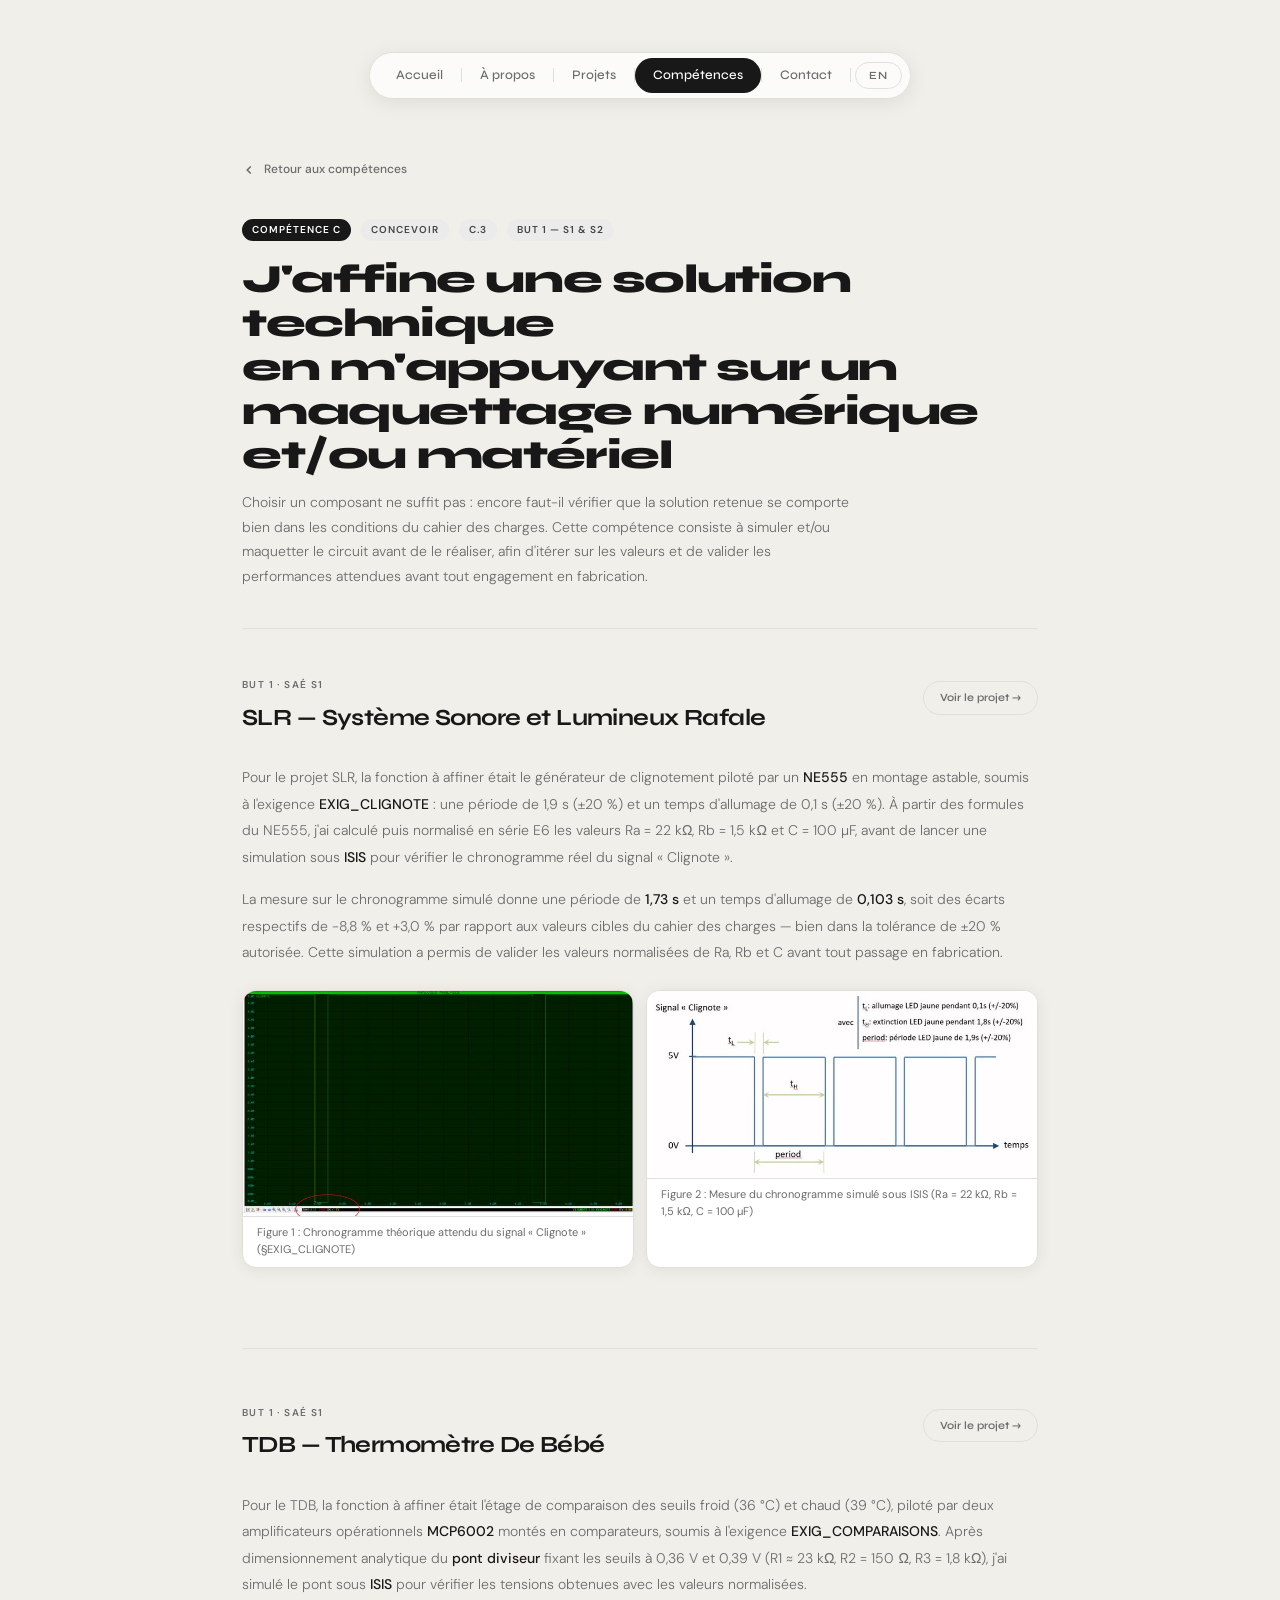
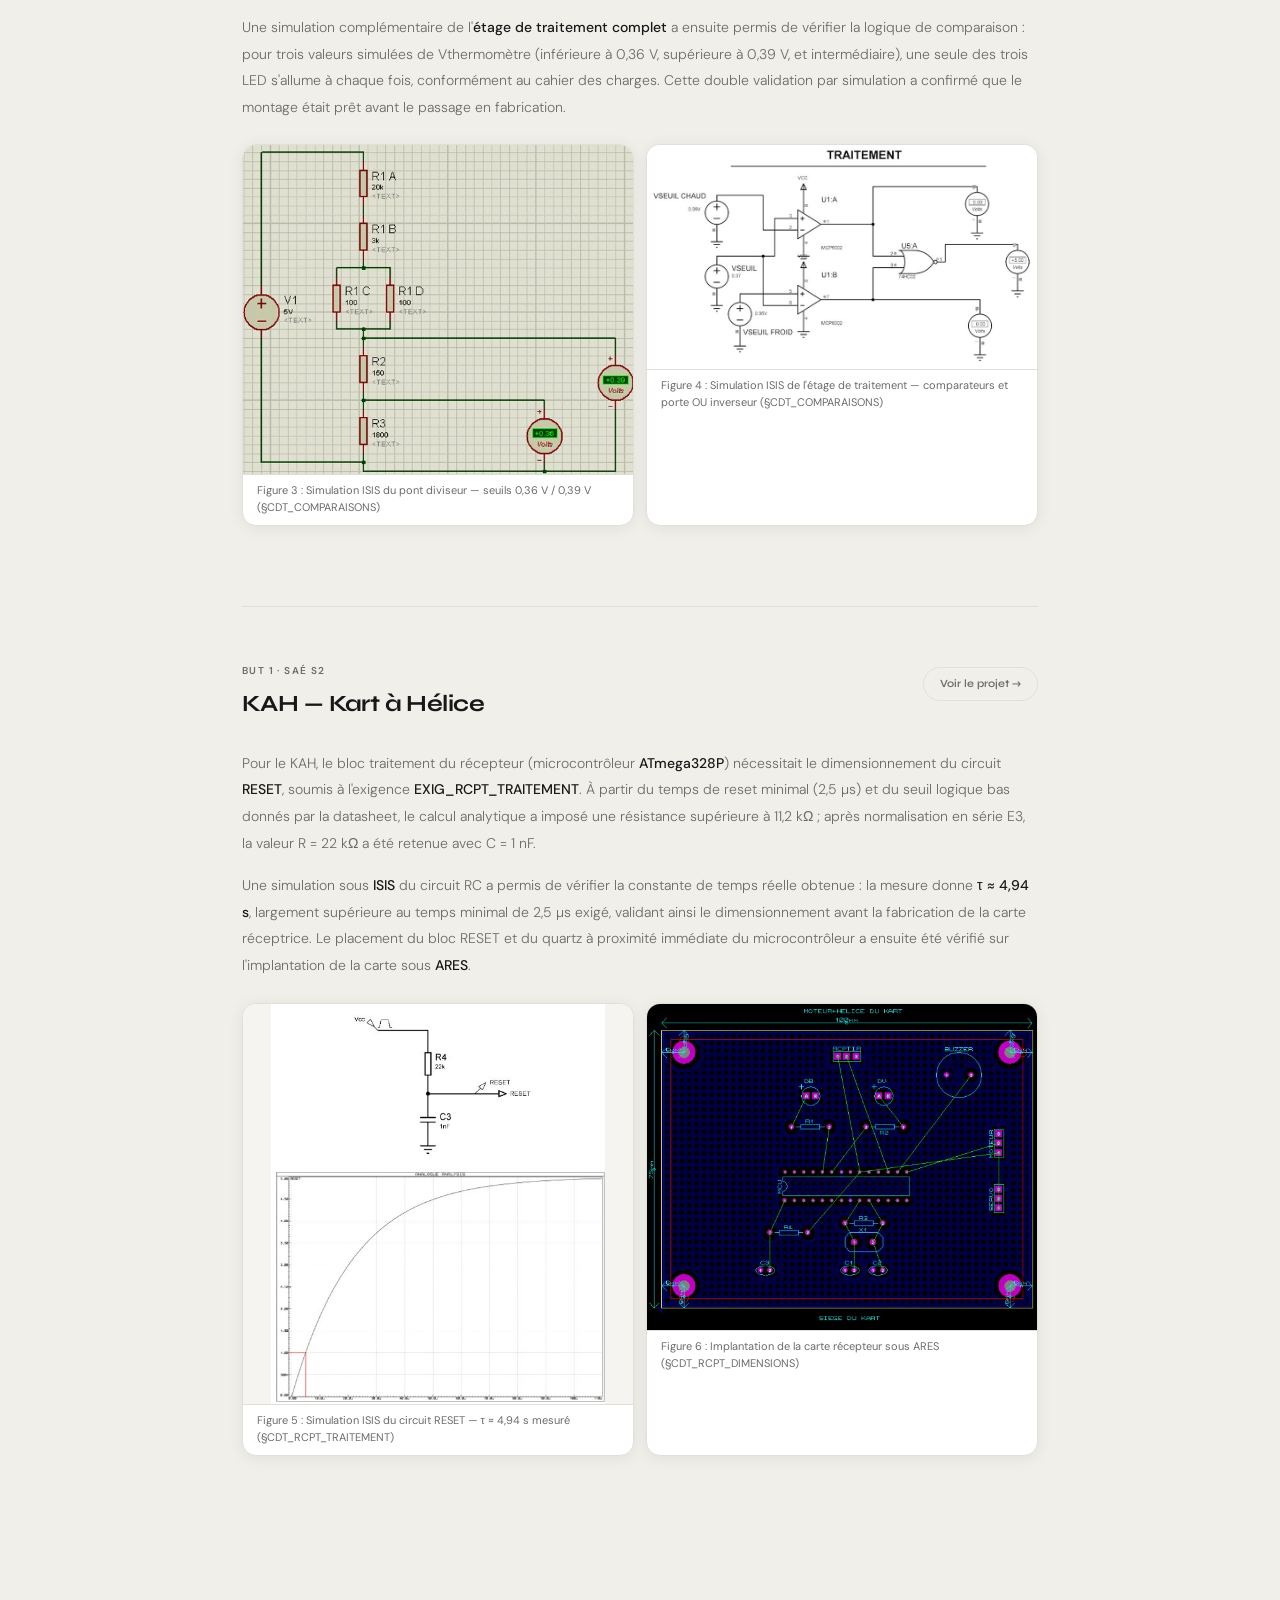
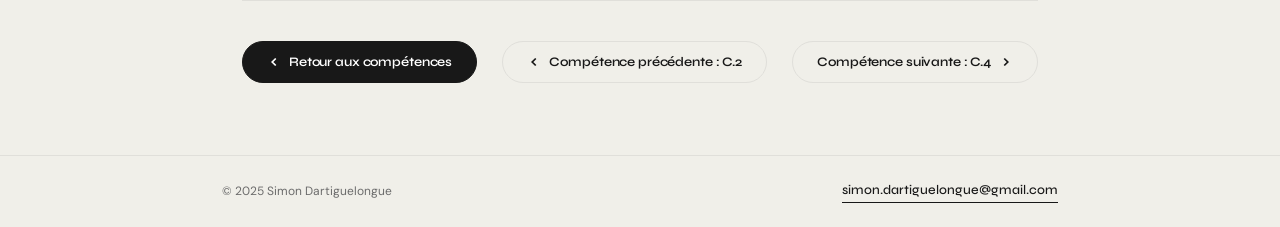
<file: concevoir-c3.html>
<!DOCTYPE html>
<html lang="fr">
<head>
  <meta charset="UTF-8" />
  <meta name="viewport" content="width=device-width, initial-scale=1.0" />
  <title>C.3 — Affiner une solution · Simon Dartiguelongue</title>
  <link href="https://fonts.googleapis.com/css2?family=Syne:wght@400;500;600;700;800&family=DM+Sans:wght@300;400;500&display=swap" rel="stylesheet" />
  <link rel="stylesheet" href="style.css" />
  <style>

    /* ── Wrapper ─────────────────────────────────────────────── */
    .projet-wrapper { max-width: 860px; margin: 0 auto; padding: 0 2rem; }

    /* ── Retour ──────────────────────────────────────────────── */
    .projet-back {
      display: inline-flex; align-items: center; gap: 8px;
      font-family: var(--font-body); font-size: 12px; font-weight: 500;
      color: var(--text-muted); margin-bottom: 2.5rem; transition: color 0.2s;
      text-decoration: none;
    }
    .projet-back:hover { color: var(--text-main); }
    .projet-back svg { width: 14px; height: 14px; }

    /* ── En-tête page ────────────────────────────────────────── */
    .comp-page-header {
      margin-bottom: 3rem;
      padding-bottom: 2.5rem;
      border-bottom: 1px solid var(--border);
    }
    .comp-page-meta-row {
      display: flex; align-items: center; gap: 10px;
      margin-bottom: 1rem; flex-wrap: wrap;
    }
    .comp-page-badge {
      font-family: var(--font-body); font-size: 10px; font-weight: 600;
      letter-spacing: 0.1em; text-transform: uppercase; padding: 3px 10px;
      border-radius: 20px; background: var(--tag-bg); color: var(--tag-text);
    }
    .comp-page-badge.highlight {
      background: #181818; color: #fff;
    }
    .comp-page-title {
      font-family: var(--font-display);
      font-size: clamp(1.6rem, 4vw, 2.5rem);
      font-weight: 800; letter-spacing: -0.035em; line-height: 1.1;
      color: var(--text-main); margin-bottom: 0.8rem;
    }
    .comp-page-subtitle {
      font-family: var(--font-body); font-size: 14px; font-weight: 300;
      color: var(--text-muted); line-height: 1.75; max-width: 620px;
    }

    /* ── Section projet ──────────────────────────────────────── */
    .projet-section {
      margin-bottom: 3.5rem;
      padding-bottom: 3.5rem;
      border-bottom: 1px solid var(--border);
    }
    .projet-section:last-of-type { border-bottom: none; }

    .projet-section-header {
      display: flex;
      align-items: flex-start;
      justify-content: space-between;
      flex-wrap: wrap;
      gap: 0.75rem;
      margin-bottom: 1.75rem;
    }
    .projet-section-header-left { flex: 1; min-width: 0; }

    .projet-section-label {
      font-family: var(--font-body); font-size: 10px; font-weight: 600;
      letter-spacing: 0.14em; text-transform: uppercase;
      color: var(--text-muted); margin-bottom: 0.35rem;
    }
    .projet-section-title {
      font-family: var(--font-display); font-size: 1.45rem; font-weight: 700;
      letter-spacing: -0.025em; color: var(--text-main); margin-bottom: 0;
    }

    .projet-link {
      display: inline-flex; align-items: center; gap: 6px;
      font-family: var(--font-display); font-size: 11px; font-weight: 600;
      padding: 7px 16px;
      border: 1px solid var(--border); border-radius: 50px;
      color: var(--text-muted); text-decoration: none;
      transition: color 0.2s, border-color 0.2s;
      white-space: nowrap; flex-shrink: 0; margin-top: 4px;
    }
    .projet-link:hover { color: var(--text-main); border-color: var(--text-main); }

    /* ── Texte ───────────────────────────────────────────────── */
    .projet-text {
      font-family: var(--font-body); font-size: 14px; font-weight: 300;
      color: var(--text-muted); line-height: 1.9; margin-bottom: 1rem;
    }
    .projet-text:last-of-type { margin-bottom: 0; }
    .projet-text strong { font-weight: 500; color: var(--text-main); }

    /* ── Figures ─────────────────────────────────────────────── */
    .fig {
      background: var(--bg-card); border: 1px solid var(--border);
      border-radius: var(--radius); overflow: hidden; box-shadow: var(--shadow);
    }
    .fig-img {
      width: 100%; display: block;
      object-fit: contain; background: #f5f4f0;
    }
    .fig-img.h-auto  { height: auto; max-height: 400px; }
    .fig-img.h-200   { height: 200px; }
    .fig-img.h-260   { height: 260px; }
    .fig-placeholder {
      height: 200px;
      display: flex; flex-direction: column; align-items: center; justify-content: center; gap: 0.4rem;
      background: repeating-linear-gradient(45deg, transparent, transparent 10px, rgba(0,0,0,0.018) 10px, rgba(0,0,0,0.018) 20px);
    }
    .fig-placeholder-icon { font-size: 24px; opacity: 0.25; }
    .fig-placeholder-text {
      font-family: var(--font-display); font-size: 11px; font-weight: 600;
      color: var(--text-muted); opacity: 0.5;
    }

    .fig-caption {
      font-family: var(--font-body); font-size: 11px; color: var(--text-muted);
      padding: 0.45rem 0.85rem 0.55rem; border-top: 1px solid var(--border);
      line-height: 1.55;
    }

    .fig-row { display: grid; gap: 12px; margin: 1.5rem 0; }
    .fig-row.col-2 { grid-template-columns: 1fr 1fr; }
    .fig-row.col-3 { grid-template-columns: 1fr 1fr 1fr; }
    .fig-full { margin: 1.5rem 0; }

    /* ── Navigation bas de page ──────────────────────────────── */
    .comp-nav-footer {
      display: flex;
      justify-content: space-between;
      align-items: center;
      padding: 2.5rem 0 0.5rem;
      border-top: 1px solid var(--border);
      margin-top: 4rem;
      gap: 1rem;
      flex-wrap: wrap;
    }
    .comp-nav-btn {
      font-family: var(--font-display);
      font-size: 13px; font-weight: 600;
      padding: 10px 24px; border-radius: 50px;
      text-decoration: none;
      transition: background 0.2s, color 0.2s, border-color 0.2s, opacity 0.2s;
      letter-spacing: -0.01em;
      display: inline-flex; align-items: center; gap: 8px;
    }
    .comp-nav-btn.back {
      background: var(--text-main); color: #fff;
      border: 1px solid var(--text-main);
    }
    .comp-nav-btn.back:hover { opacity: 0.82; }
    .comp-nav-btn.prev {
      background: transparent; color: var(--text-main);
      border: 1px solid var(--border);
    }
    .comp-nav-btn.prev:hover { border-color: var(--text-main); }
    .comp-nav-btn.next {
      background: transparent; color: var(--text-main);
      border: 1px solid var(--border);
    }
    .comp-nav-btn.next:hover { border-color: var(--text-main); }

    /* ── Responsive ──────────────────────────────────────────── */
    @media (max-width: 640px) {
      .fig-row.col-2,
      .fig-row.col-3 { grid-template-columns: 1fr; }
      .projet-section-header { flex-direction: column; gap: 0.6rem; }
      .comp-nav-footer { flex-direction: column; align-items: stretch; }
      .comp-nav-btn { justify-content: center; text-align: center; }
    }

  </style>
</head>
<body class="page-inner">

  <!-- ── Navigation ────────────────────────────────────────── -->
  <div class="dock-wrapper">
    <nav class="dock" id="dock">
      <a href="index.html"       class="dock-link" data-fr="Accueil"     data-en="Home">Accueil</a>
      <span class="dock-sep"></span>
      <a href="apropos.html"     class="dock-link" data-fr="À propos"    data-en="About">À propos</a>
      <span class="dock-sep"></span>
      <a href="projets.html"     class="dock-link" data-fr="Projets"     data-en="Projects">Projets</a>
      <span class="dock-sep"></span>
      <a href="competences.html" class="dock-link active" data-fr="Compétences" data-en="Skills">Compétences</a>
      <span class="dock-sep"></span>
      <a href="contact.html"     class="dock-link" data-fr="Contact"     data-en="Contact">Contact</a>
      <span class="dock-sep"></span>
      <button class="lang-btn" id="langBtn" onclick="toggleLang()">EN</button>
    </nav>
  </div>

  <main class="inner-main">
    <div class="projet-wrapper">

      <!-- ── Retour ──────────────────────────────────────── -->
      <a href="competences.html" class="projet-back anim-1">
        <svg viewBox="0 0 16 16" fill="none" stroke="currentColor" stroke-width="1.8">
          <path d="M10 12L6 8l4-4"/>
        </svg>
        <span data-fr="Retour aux compétences" data-en="Back to skills">Retour aux compétences</span>
      </a>

      <!-- ── En-tête ─────────────────────────────────────── -->
      <header class="comp-page-header anim-2">
        <div class="comp-page-meta-row">
          <span class="comp-page-badge highlight"
                data-fr="Compétence C" data-en="Competency C">Compétence C</span>
          <span class="comp-page-badge"
                data-fr="Concevoir" data-en="Design">Concevoir</span>
          <span class="comp-page-badge"
                data-fr="C.3" data-en="C.3">C.3</span>
          <span class="comp-page-badge"
                data-fr="BUT 1 — S1 &amp; S2" data-en="BUT 1 — S1 &amp; S2">BUT 1 — S1 &amp; S2</span>
        </div>
        <h1 class="comp-page-title"
            data-fr="J'affine une solution technique en m'appuyant sur un maquettage numérique et/ou matériel"
            data-en="I refine a technical solution using digital and/or physical prototyping">
          J'affine une solution technique<br>en m'appuyant sur un maquettage numérique et/ou matériel
        </h1>
        <p class="comp-page-subtitle"
           data-fr="Choisir un composant ne suffit pas : encore faut-il vérifier que la solution retenue se comporte bien dans les conditions du cahier des charges. Cette compétence consiste à simuler et/ou maquetter le circuit avant de le réaliser, afin d'itérer sur les valeurs et de valider les performances attendues avant tout engagement en fabrication."
           data-en="Selecting a component is not enough — the chosen solution must be verified against the specification. This competency involves simulating and/or breadboarding the circuit before manufacture, iterating on component values and validating expected performance before any commitment to production.">
          Choisir un composant ne suffit pas : encore faut-il vérifier que la solution retenue se comporte bien dans les conditions du cahier des charges. Cette compétence consiste à simuler et/ou maquetter le circuit avant de le réaliser, afin d'itérer sur les valeurs et de valider les performances attendues avant tout engagement en fabrication.
        </p>
      </header>

      <!-- ══════════════════════════════════════════════════
           BLOC 1 — SLR
      ═══════════════════════════════════════════════════════ -->
      <section class="projet-section card-stagger">

        <div class="projet-section-header">
          <div class="projet-section-header-left">
            <p class="projet-section-label"
               data-fr="BUT 1 · SAÉ S1" data-en="BUT 1 · SAÉ S1">BUT 1 · SAÉ S1</p>
            <h2 class="projet-section-title"
                data-fr="SLR — Système Sonore et Lumineux Rafale"
                data-en="SLR — Sound and Light Rafale System">
              SLR — Système Sonore et Lumineux Rafale
            </h2>
          </div>
          <a href="projet-slr.html" class="projet-link"
             data-fr="Voir le projet →" data-en="View project →">Voir le projet →</a>
        </div>

        <p class="projet-text"
           data-fr="Pour le projet SLR, la fonction à affiner était le générateur de clignotement piloté par un NE555 en montage astable, soumis à l'exigence EXIG_CLIGNOTE : une période de 1,9 s (±20 %) et un temps d'allumage de 0,1 s (±20 %). À partir des formules du NE555 (period et T_L), j'ai calculé puis normalisé en série E6 les valeurs Ra = 22 kΩ, Rb = 1,5 kΩ et C = 100 µF, avant de lancer une simulation sous ISIS pour vérifier le chronogramme réel du signal « Clignote »."
           data-en="For the SLR project, the function to refine was the NE555-based astable blink generator, governed by EXIG_CLIGNOTE: a period of 1.9 s (±20 %) and an on-time of 0.1 s (±20 %). From the NE555 formulae (period and T_L), I calculated and normalised in the E6 series the values Ra = 22 kΩ, Rb = 1.5 kΩ and C = 100 µF, then ran a simulation in ISIS to check the actual waveform of the 'Clignote' signal.">
          Pour le projet SLR, la fonction à affiner était le générateur de clignotement piloté par un <strong>NE555</strong> en montage astable, soumis à l'exigence <strong>EXIG_CLIGNOTE</strong> : une période de 1,9 s (±20 %) et un temps d'allumage de 0,1 s (±20 %). À partir des formules du NE555, j'ai calculé puis normalisé en série E6 les valeurs Ra = 22 kΩ, Rb = 1,5 kΩ et C = 100 µF, avant de lancer une simulation sous <strong>ISIS</strong> pour vérifier le chronogramme réel du signal « Clignote ».
        </p>

        <p class="projet-text"
           data-fr="La mesure sur le chronogramme simulé donne une période de 1,73 s et un temps d'allumage de 0,103 s, soit des écarts respectifs de -8,8 % et +3,0 % par rapport aux valeurs cibles du cahier des charges — bien dans la tolérance de ±20 % autorisée. Cette simulation a permis de valider les valeurs normalisées de Ra, Rb et C avant tout passage en fabrication."
           data-en="The measurement on the simulated waveform gives a period of 1.73 s and an on-time of 0.103 s, i.e. deviations of -8.8 % and +3.0 % respectively from the specification target — well within the ±20 % tolerance allowed. This simulation validated the normalised Ra, Rb and C values before moving on to manufacturing.">
          La mesure sur le chronogramme simulé donne une période de <strong>1,73 s</strong> et un temps d'allumage de <strong>0,103 s</strong>, soit des écarts respectifs de -8,8 % et +3,0 % par rapport aux valeurs cibles du cahier des charges — bien dans la tolérance de ±20 % autorisée. Cette simulation a permis de valider les valeurs normalisées de Ra, Rb et C avant tout passage en fabrication.
        </p>

        <!-- Figures SLR -->
        <div class="fig-row col-2">
          <div class="fig">
            <img src="img/slr-c3-chronogramme-theorique.jpg" alt="Chronogramme théorique du signal Clignote SLR"
                 class="fig-img h-auto"
                 onerror="this.style.display='none'; this.nextElementSibling.style.display='flex';" />
            <div class="fig-placeholder" style="display:none;">
              <span class="fig-placeholder-icon">📐</span>
              <span class="fig-placeholder-text">slr-c3-chronogramme-theorique.jpg</span>
            </div>
            <p class="fig-caption"
               data-fr="Figure 1 : Chronogramme théorique attendu du signal « Clignote » — période 1,9 s, temps d'allumage 0,1 s (§EXIG_CLIGNOTE)"
               data-en="Figure 1: Expected theoretical waveform of the 'Clignote' signal — period 1.9 s, on-time 0.1 s (§EXIG_CLIGNOTE)">
              Figure 1 : Chronogramme théorique attendu du signal « Clignote » (§EXIG_CLIGNOTE)
            </p>
          </div>
          <div class="fig">
            <img src="img/slr-c3-simulation-isis.jpg" alt="Simulation ISIS du NE555 SLR"
                 class="fig-img h-auto"
                 onerror="this.style.display='none'; this.nextElementSibling.style.display='flex';" />
            <div class="fig-placeholder" style="display:none;">
              <span class="fig-placeholder-icon">📐</span>
              <span class="fig-placeholder-text">slr-c3-simulation-isis.jpg</span>
            </div>
            <p class="fig-caption"
               data-fr="Figure 2 : Mesure du chronogramme simulé sous ISIS avec Ra = 22 kΩ, Rb = 1,5 kΩ, C = 100 µF — période 1,73 s, T_L 0,103 s"
               data-en="Figure 2: Measurement of the ISIS-simulated waveform with Ra = 22 kΩ, Rb = 1.5 kΩ, C = 100 µF — period 1.73 s, T_L 0.103 s">
              Figure 2 : Mesure du chronogramme simulé sous ISIS (Ra = 22 kΩ, Rb = 1,5 kΩ, C = 100 µF)
            </p>
          </div>
        </div>

      </section>

      <!-- ══════════════════════════════════════════════════
           BLOC 2 — TDB
      ═══════════════════════════════════════════════════════ -->
      <section class="projet-section card-stagger">

        <div class="projet-section-header">
          <div class="projet-section-header-left">
            <p class="projet-section-label"
               data-fr="BUT 1 · SAÉ S1" data-en="BUT 1 · SAÉ S1">BUT 1 · SAÉ S1</p>
            <h2 class="projet-section-title"
                data-fr="TDB — Thermomètre De Bébé"
                data-en="TDB — Baby Thermometer">
              TDB — Thermomètre De Bébé
            </h2>
          </div>
          <a href="projet-tdb.html" class="projet-link"
             data-fr="Voir le projet →" data-en="View project →">Voir le projet →</a>
        </div>

        <p class="projet-text"
           data-fr="Pour le TDB, la fonction à affiner était l'étage de comparaison des seuils froid (36 °C) et chaud (39 °C), piloté par deux amplificateurs opérationnels MCP6002 montés en comparateurs, soumis à l'exigence EXIG_COMPARAISONS. Après dimensionnement analytique du pont diviseur de tension fixant les seuils à 0,36 V et 0,39 V (R1 ≈ 23 kΩ, R2 = 150 Ω, R3 = 1,8 kΩ), j'ai simulé le pont sous ISIS pour vérifier les tensions obtenues avec les valeurs normalisées."
           data-en="For the TDB, the function to refine was the cold (36 °C) and hot (39 °C) threshold comparison stage, driven by two MCP6002 op-amps used as comparators, governed by EXIG_COMPARAISONS. After analytically sizing the voltage divider setting the 0.36 V and 0.39 V thresholds (R1 ≈ 23 kΩ, R2 = 150 Ω, R3 = 1.8 kΩ), I simulated the divider in ISIS to check the resulting voltages with the normalised values.">
          Pour le TDB, la fonction à affiner était l'étage de comparaison des seuils froid (36 °C) et chaud (39 °C), piloté par deux amplificateurs opérationnels <strong>MCP6002</strong> montés en comparateurs, soumis à l'exigence <strong>EXIG_COMPARAISONS</strong>. Après dimensionnement analytique du <strong>pont diviseur</strong> fixant les seuils à 0,36 V et 0,39 V (R1 ≈ 23 kΩ, R2 = 150 Ω, R3 = 1,8 kΩ), j'ai simulé le pont sous <strong>ISIS</strong> pour vérifier les tensions obtenues avec les valeurs normalisées.
        </p>

        <p class="projet-text"
           data-fr="Une simulation complémentaire de l'étage de traitement complet a ensuite permis de vérifier le bon fonctionnement de la logique de comparaison : pour trois valeurs simulées de la tension Vthermomètre (inférieure à 0,36 V, supérieure à 0,39 V, et intermédiaire), une seule des trois LED s'allume à chaque fois, conformément au cahier des charges. Cette double validation par simulation a confirmé que le montage était prêt avant le passage en fabrication."
           data-en="A complementary simulation of the full processing stage then verified the correct operation of the comparison logic: for three simulated values of the Vthermometer voltage (below 0.36 V, above 0.39 V, and in between), only one of the three LEDs lights up each time, in line with the specification. This dual simulation-based validation confirmed the circuit was ready before moving to manufacturing.">
          Une simulation complémentaire de l'<strong>étage de traitement complet</strong> a ensuite permis de vérifier la logique de comparaison : pour trois valeurs simulées de Vthermomètre (inférieure à 0,36 V, supérieure à 0,39 V, et intermédiaire), une seule des trois LED s'allume à chaque fois, conformément au cahier des charges. Cette double validation par simulation a confirmé que le montage était prêt avant le passage en fabrication.
        </p>

        <!-- Figures TDB -->
        <div class="fig-row col-2">
          <div class="fig">
            <img src="img/tdb-c3-pont-diviseur.jpg" alt="Simulation ISIS pont diviseur seuils TDB"
                 class="fig-img h-auto"
                 onerror="this.style.display='none'; this.nextElementSibling.style.display='flex';" />
            <div class="fig-placeholder" style="display:none;">
              <span class="fig-placeholder-icon">📐</span>
              <span class="fig-placeholder-text">tdb-c3-pont-diviseur.jpg</span>
            </div>
            <p class="fig-caption"
               data-fr="Figure 3 : Simulation ISIS du pont diviseur — vérification des tensions de seuil froid (0,36 V) et chaud (0,39 V) avec résistances normalisées (§CDT_COMPARAISONS)"
               data-en="Figure 3: ISIS simulation of the voltage divider — verification of cold (0.36 V) and hot (0.39 V) threshold voltages with normalised resistors (§CDT_COMPARAISONS)">
              Figure 3 : Simulation ISIS du pont diviseur — seuils 0,36 V / 0,39 V (§CDT_COMPARAISONS)
            </p>
          </div>
          <div class="fig">
            <img src="img/tdb-c3-simulation-traitement.jpg" alt="Simulation ISIS étage de traitement TDB"
                 class="fig-img h-auto"
                 onerror="this.style.display='none'; this.nextElementSibling.style.display='flex';" />
            <div class="fig-placeholder" style="display:none;">
              <span class="fig-placeholder-icon">📐</span>
              <span class="fig-placeholder-text">tdb-c3-simulation-traitement.jpg</span>
            </div>
            <p class="fig-caption"
               data-fr="Figure 4 : Simulation ISIS de l'étage de traitement — comparateurs MCP6002 et porte OU inverseur 74HC02 (§CDT_COMPARAISONS)"
               data-en="Figure 4: ISIS simulation of the processing stage — MCP6002 comparators and 74HC02 NOR gate (§CDT_COMPARAISONS)">
              Figure 4 : Simulation ISIS de l'étage de traitement — comparateurs et porte OU inverseur (§CDT_COMPARAISONS)
            </p>
          </div>
        </div>

      </section>

      <!-- ══════════════════════════════════════════════════
           BLOC 3 — KAH
      ═══════════════════════════════════════════════════════ -->
      <section class="projet-section card-stagger">

        <div class="projet-section-header">
          <div class="projet-section-header-left">
            <p class="projet-section-label"
               data-fr="BUT 1 · SAÉ S2" data-en="BUT 1 · SAÉ S2">BUT 1 · SAÉ S2</p>
            <h2 class="projet-section-title"
                data-fr="KAH — Kart à Hélice"
                data-en="KAH — Propeller Kart">
              KAH — Kart à Hélice
            </h2>
          </div>
          <a href="projet-kah.html" class="projet-link"
             data-fr="Voir le projet →" data-en="View project →">Voir le projet →</a>
        </div>

        <p class="projet-text"
           data-fr="Pour le KAH, le bloc traitement du récepteur (microcontrôleur ATmega328P) nécessitait le dimensionnement du circuit RESET, soumis à l'exigence EXIG_RCPT_TRAITEMENT. À partir du temps de reset minimal (2,5 µs) et du seuil logique bas donnés par la datasheet, le calcul analytique a imposé une résistance supérieure à 11,2 kΩ ; après normalisation en série E3, la valeur R = 22 kΩ a été retenue avec un condensateur C = 1 nF."
           data-en="For the KAH, the receiver's processing block (ATmega328P microcontroller) required sizing the RESET circuit, governed by EXIG_RCPT_TRAITEMENT. From the minimum reset time (2.5 µs) and the low logic threshold given in the datasheet, the analytical calculation required a resistance above 11.2 kΩ; after normalisation in the E3 series, R = 22 kΩ was selected together with a 1 nF capacitor.">
          Pour le KAH, le bloc traitement du récepteur (microcontrôleur <strong>ATmega328P</strong>) nécessitait le dimensionnement du circuit <strong>RESET</strong>, soumis à l'exigence <strong>EXIG_RCPT_TRAITEMENT</strong>. À partir du temps de reset minimal (2,5 µs) et du seuil logique bas donnés par la datasheet, le calcul analytique a imposé une résistance supérieure à 11,2 kΩ ; après normalisation en série E3, la valeur R = 22 kΩ a été retenue avec C = 1 nF.
        </p>

        <p class="projet-text"
           data-fr="Une simulation sous ISIS du circuit RC a permis de vérifier la constante de temps réelle obtenue : la mesure donne τ ≈ 4,94 s, largement supérieure au temps minimal de 2,5 µs exigé, validant ainsi le dimensionnement avant la fabrication de la carte réceptrice. Le placement du bloc RESET et du quartz à proximité immédiate du microcontrôleur a ensuite été vérifié sur l'implantation de la carte sous ARES."
           data-en="An ISIS simulation of the RC circuit verified the actual time constant obtained: the measurement gives τ ≈ 4.94 s, well above the required minimum time of 2.5 µs, thereby validating the sizing before manufacturing the receiver board. The placement of the RESET block and the crystal close to the microcontroller was then checked on the board layout in ARES.">
          Une simulation sous <strong>ISIS</strong> du circuit RC a permis de vérifier la constante de temps réelle obtenue : la mesure donne <strong>τ ≈ 4,94 s</strong>, largement supérieure au temps minimal de 2,5 µs exigé, validant ainsi le dimensionnement avant la fabrication de la carte réceptrice. Le placement du bloc RESET et du quartz à proximité immédiate du microcontrôleur a ensuite été vérifié sur l'implantation de la carte sous <strong>ARES</strong>.
        </p>

        <!-- Figures KAH -->
        <div class="fig-row col-2">
          <div class="fig">
            <img src="img/kah-c3-simulation-reset.jpg" alt="Simulation ISIS du circuit RESET KAH"
                 class="fig-img h-auto"
                 onerror="this.style.display='none'; this.nextElementSibling.style.display='flex';" />
            <div class="fig-placeholder" style="display:none;">
              <span class="fig-placeholder-icon">📐</span>
              <span class="fig-placeholder-text">kah-c3-simulation-reset.jpg</span>
            </div>
            <p class="fig-caption"
               data-fr="Figure 5 : Schéma et simulation ISIS du circuit RESET (R = 22 kΩ, C = 1 nF) — constante de temps mesurée τ ≈ 4,94 s (§CDT_RCPT_TRAITEMENT)"
               data-en="Figure 5: ISIS schematic and simulation of the RESET circuit (R = 22 kΩ, C = 1 nF) — measured time constant τ ≈ 4.94 s (§CDT_RCPT_TRAITEMENT)">
              Figure 5 : Simulation ISIS du circuit RESET — τ ≈ 4,94 s mesuré (§CDT_RCPT_TRAITEMENT)
            </p>
          </div>
          <div class="fig">
            <img src="img/kah-c3-implantation-carte.jpg" alt="Implantation de la carte récepteur KAH sous ARES"
                 class="fig-img h-auto"
                 onerror="this.style.display='none'; this.nextElementSibling.style.display='flex';" />
            <div class="fig-placeholder" style="display:none;">
              <span class="fig-placeholder-icon">📐</span>
              <span class="fig-placeholder-text">kah-c3-implantation-carte.jpg</span>
            </div>
            <p class="fig-caption"
               data-fr="Figure 6 : Implantation de la carte récepteur sous ARES — placement du bloc RESET/quartz à proximité du microcontrôleur (§CDT_RCPT_DIMENSIONS)"
               data-en="Figure 6: Receiver board layout in ARES — RESET/crystal block placed close to the microcontroller (§CDT_RCPT_DIMENSIONS)">
              Figure 6 : Implantation de la carte récepteur sous ARES (§CDT_RCPT_DIMENSIONS)
            </p>
          </div>
        </div>

      </section>

      <!-- ── Navigation bas de page ──────────────────── -->
      <nav class="comp-nav-footer">
        <a href="competences.html" class="comp-nav-btn back">
          <svg width="14" height="14" viewBox="0 0 16 16" fill="none" stroke="currentColor" stroke-width="2">
            <path d="M10 12L6 8l4-4"/>
          </svg>
          <span data-fr="Retour aux compétences" data-en="Back to skills">Retour aux compétences</span>
        </a>
        <a href="concevoir-c2.html" class="comp-nav-btn prev">
          <svg width="14" height="14" viewBox="0 0 16 16" fill="none" stroke="currentColor" stroke-width="2">
            <path d="M10 12L6 8l4-4"/>
          </svg>
          <span data-fr="Compétence précédente : C.2" data-en="Previous competency: C.2">Compétence précédente : C.2</span>
        </a>
        <a href="concevoir-c4.html" class="comp-nav-btn next">
          <span data-fr="Compétence suivante : C.4" data-en="Next competency: C.4">Compétence suivante : C.4</span>
          <svg width="14" height="14" viewBox="0 0 16 16" fill="none" stroke="currentColor" stroke-width="2">
            <path d="M6 4l4 4-4 4"/>
          </svg>
        </a>
      </nav>

    </div>
  </main>

  <footer>
    <div class="footer-inner">
      <span class="footer-copy"
            data-fr="© 2025 Simon Dartiguelongue"
            data-en="© 2025 Simon Dartiguelongue">© 2025 Simon Dartiguelongue</span>
      <a href="mailto:simon.dartiguelongue@gmail.com" class="footer-contact"
         data-fr="simon.dartiguelongue@gmail.com"
         data-en="simon.dartiguelongue@gmail.com">simon.dartiguelongue@gmail.com</a>
    </div>
  </footer>

  <script src="script.js"></script>

</body>
</html>
</file>
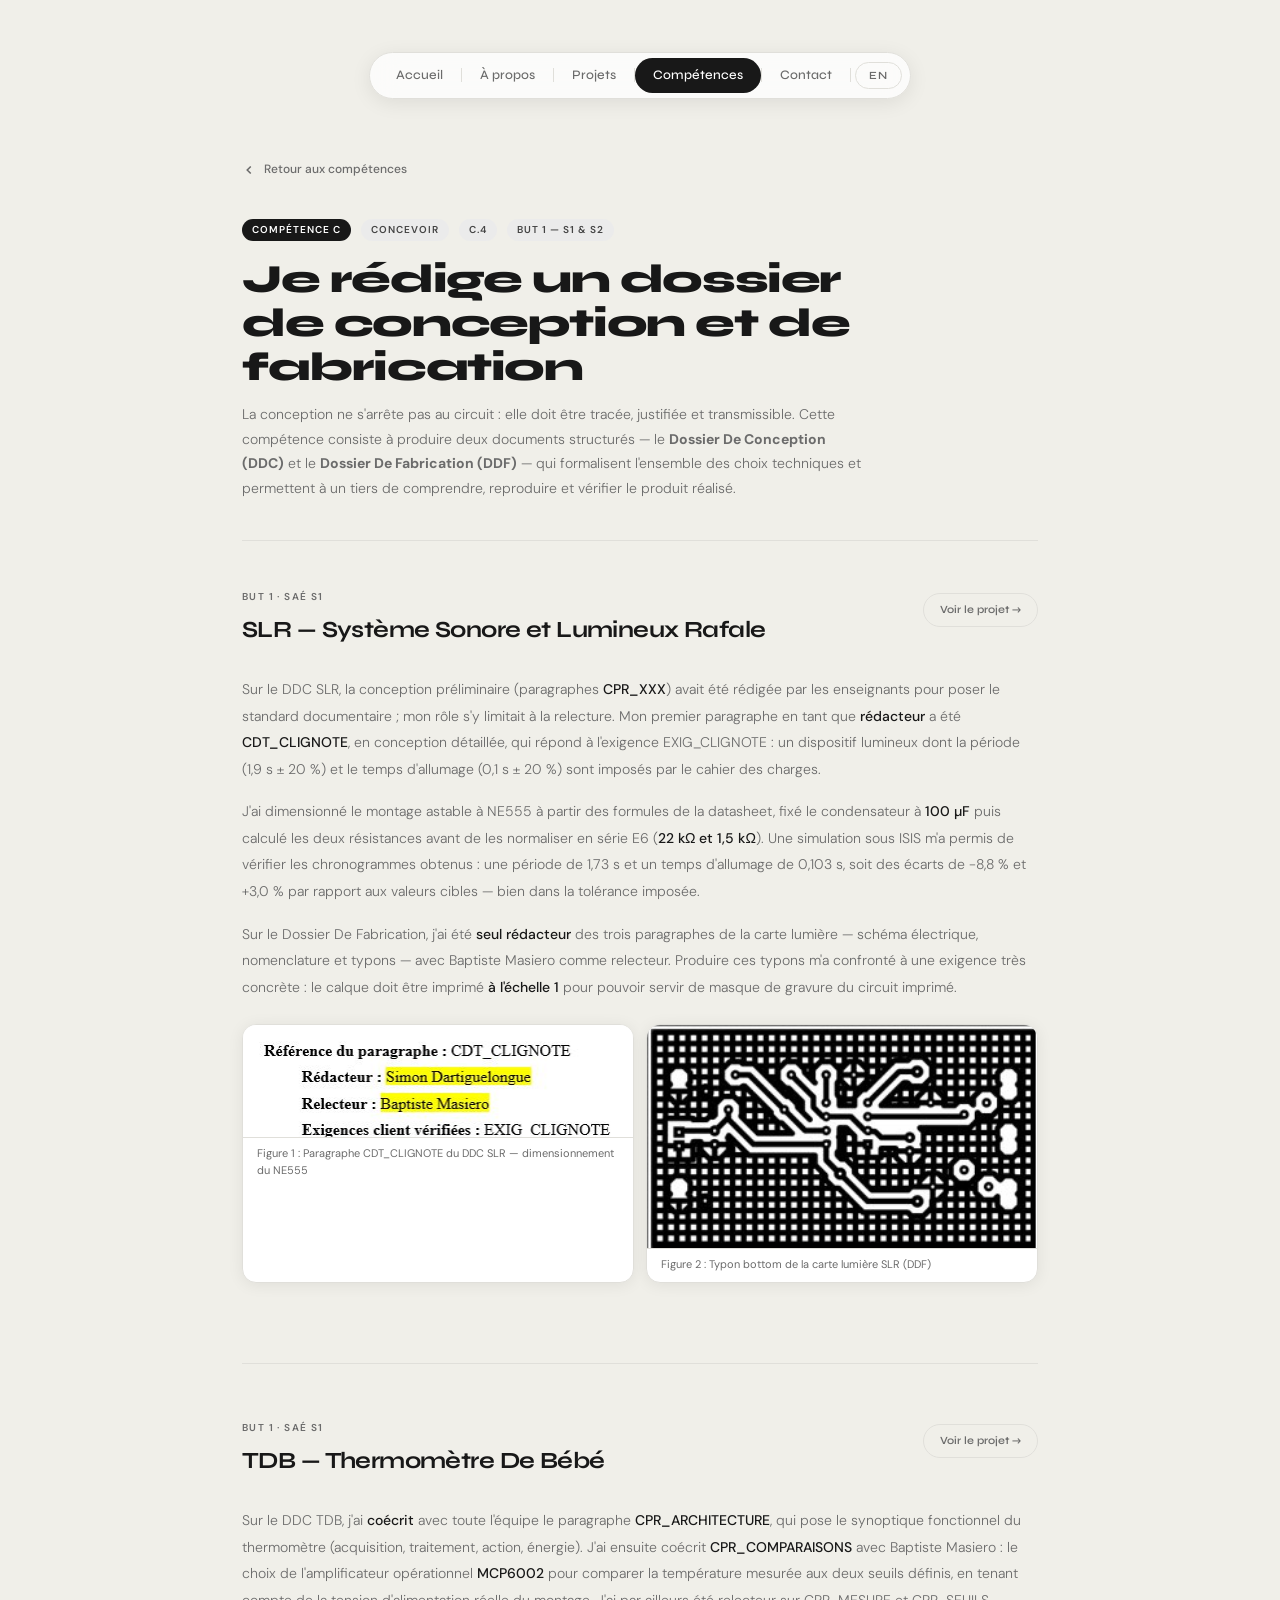
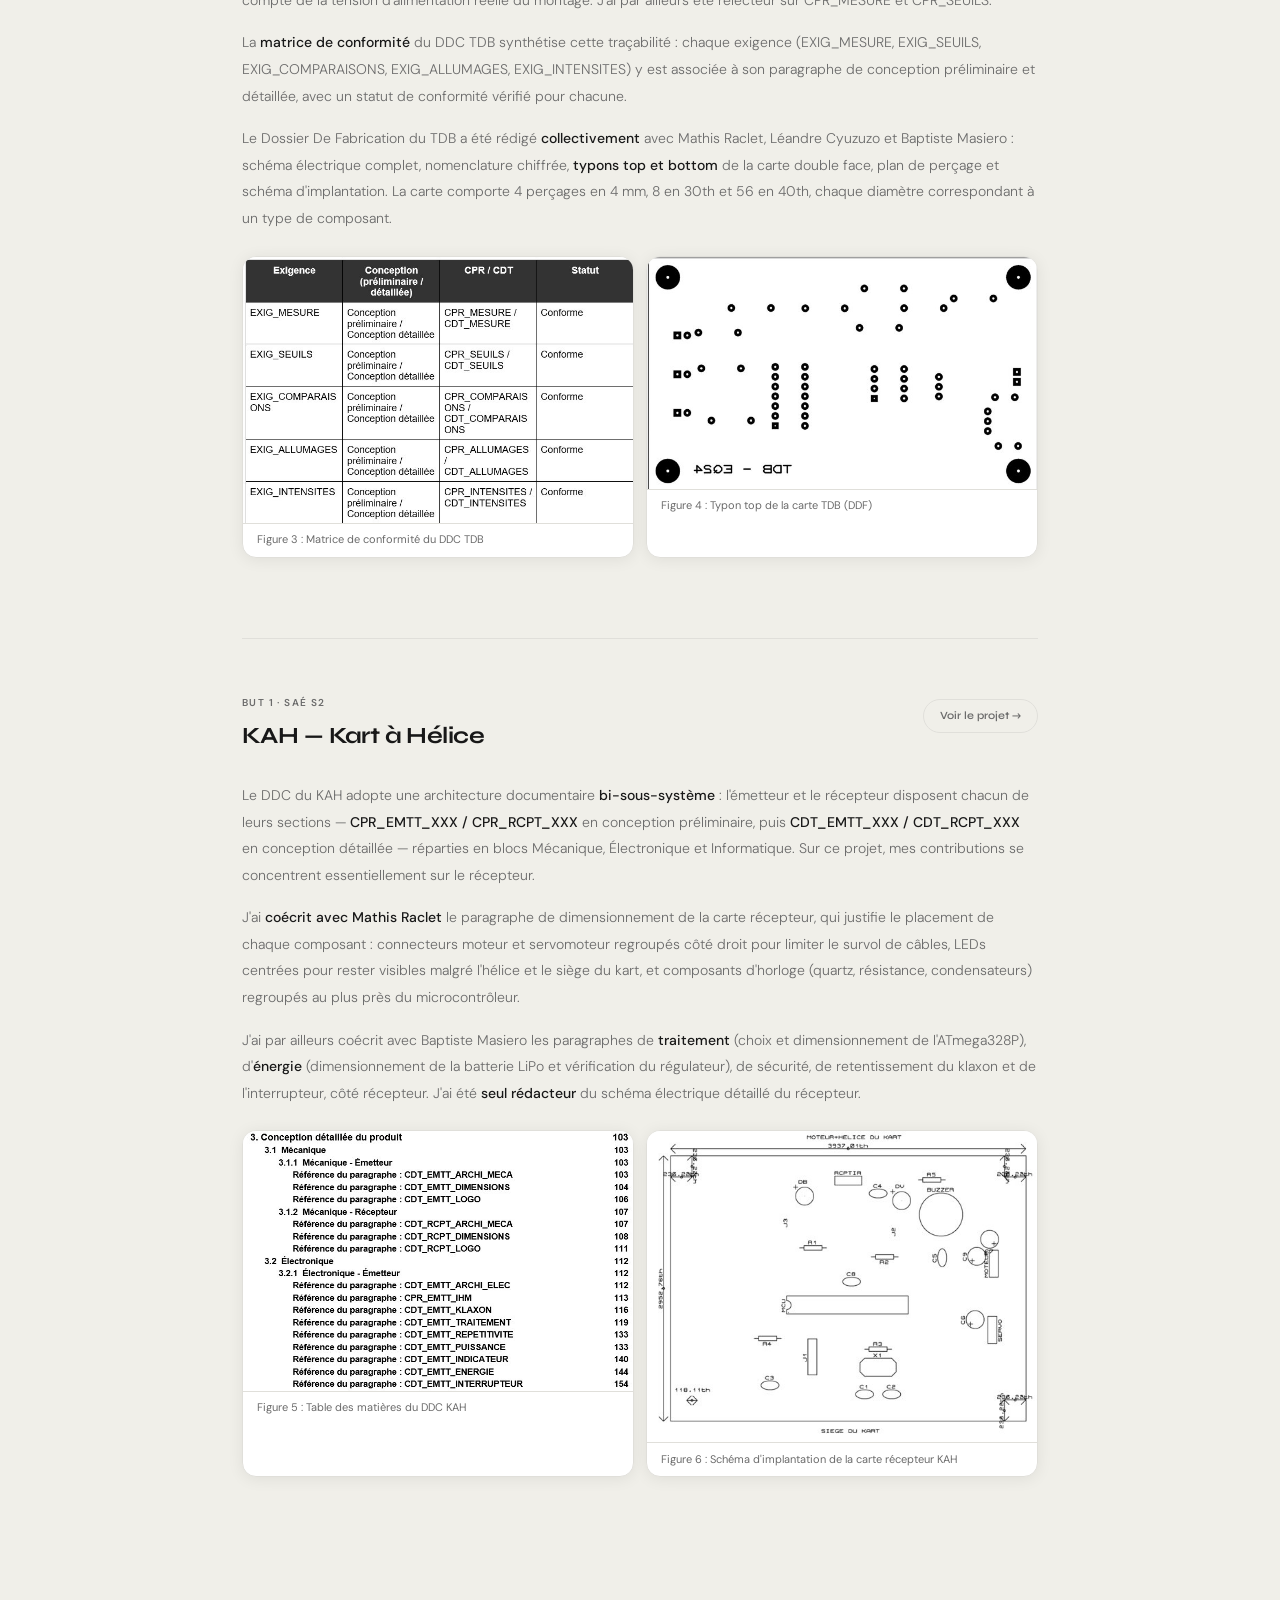
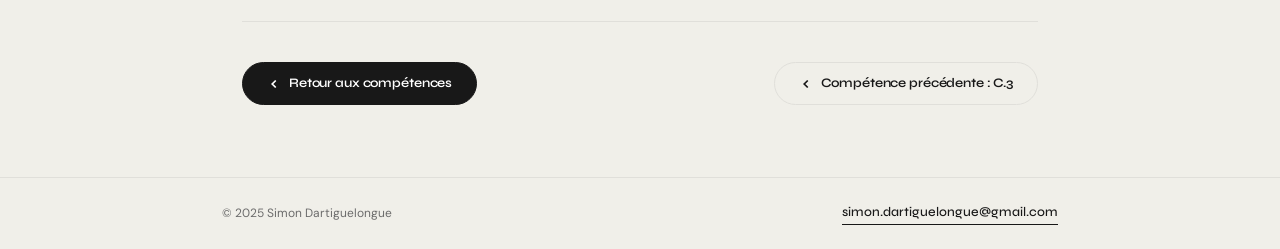
<file: concevoir-c4.html>
<!DOCTYPE html>
<html lang="fr">
<head>
  <meta charset="UTF-8" />
  <meta name="viewport" content="width=device-width, initial-scale=1.0" />
  <title>C.4 — Rédiger un dossier de conception · Simon Dartiguelongue</title>
  <link href="https://fonts.googleapis.com/css2?family=Syne:wght@400;500;600;700;800&family=DM+Sans:wght@300;400;500&display=swap" rel="stylesheet" />
  <link rel="stylesheet" href="style.css" />
  <style>

    /* ── Wrapper ─────────────────────────────────────────────── */
    .projet-wrapper { max-width: 860px; margin: 0 auto; padding: 0 2rem; }

    /* ── Retour ──────────────────────────────────────────────── */
    .projet-back {
      display: inline-flex; align-items: center; gap: 8px;
      font-family: var(--font-body); font-size: 12px; font-weight: 500;
      color: var(--text-muted); margin-bottom: 2.5rem; transition: color 0.2s;
      text-decoration: none;
    }
    .projet-back:hover { color: var(--text-main); }
    .projet-back svg { width: 14px; height: 14px; }

    /* ── En-tête page ────────────────────────────────────────── */
    .comp-page-header {
      margin-bottom: 3rem;
      padding-bottom: 2.5rem;
      border-bottom: 1px solid var(--border);
    }
    .comp-page-meta-row {
      display: flex; align-items: center; gap: 10px;
      margin-bottom: 1rem; flex-wrap: wrap;
    }
    .comp-page-badge {
      font-family: var(--font-body); font-size: 10px; font-weight: 600;
      letter-spacing: 0.1em; text-transform: uppercase; padding: 3px 10px;
      border-radius: 20px; background: var(--tag-bg); color: var(--tag-text);
    }
    .comp-page-badge.highlight {
      background: #181818; color: #fff;
    }
    .comp-page-title {
      font-family: var(--font-display);
      font-size: clamp(1.6rem, 4vw, 2.5rem);
      font-weight: 800; letter-spacing: -0.035em; line-height: 1.1;
      color: var(--text-main); margin-bottom: 0.8rem;
    }
    .comp-page-subtitle {
      font-family: var(--font-body); font-size: 14px; font-weight: 300;
      color: var(--text-muted); line-height: 1.75; max-width: 620px;
    }

    /* ── Section projet ──────────────────────────────────────── */
    .projet-section {
      margin-bottom: 3.5rem;
      padding-bottom: 3.5rem;
      border-bottom: 1px solid var(--border);
    }
    .projet-section:last-of-type { border-bottom: none; }

    .projet-section-header {
      display: flex;
      align-items: flex-start;
      justify-content: space-between;
      flex-wrap: wrap;
      gap: 0.75rem;
      margin-bottom: 1.75rem;
    }
    .projet-section-header-left { flex: 1; min-width: 0; }

    .projet-section-label {
      font-family: var(--font-body); font-size: 10px; font-weight: 600;
      letter-spacing: 0.14em; text-transform: uppercase;
      color: var(--text-muted); margin-bottom: 0.35rem;
    }
    .projet-section-title {
      font-family: var(--font-display); font-size: 1.45rem; font-weight: 700;
      letter-spacing: -0.025em; color: var(--text-main); margin-bottom: 0;
    }

    .projet-link {
      display: inline-flex; align-items: center; gap: 6px;
      font-family: var(--font-display); font-size: 11px; font-weight: 600;
      padding: 7px 16px;
      border: 1px solid var(--border); border-radius: 50px;
      color: var(--text-muted); text-decoration: none;
      transition: color 0.2s, border-color 0.2s;
      white-space: nowrap; flex-shrink: 0; margin-top: 4px;
    }
    .projet-link:hover { color: var(--text-main); border-color: var(--text-main); }

    /* ── Texte ───────────────────────────────────────────────── */
    .projet-text {
      font-family: var(--font-body); font-size: 14px; font-weight: 300;
      color: var(--text-muted); line-height: 1.9; margin-bottom: 1rem;
    }
    .projet-text:last-of-type { margin-bottom: 0; }
    .projet-text strong { font-weight: 500; color: var(--text-main); }

    /* ── Figures ─────────────────────────────────────────────── */
    .fig {
      background: var(--bg-card); border: 1px solid var(--border);
      border-radius: var(--radius); overflow: hidden; box-shadow: var(--shadow);
    }
    .fig-img {
      width: 100%; display: block;
      object-fit: contain; background: #f5f4f0;
    }
    .fig-img.h-auto  { height: auto; max-height: 400px; }
    .fig-img.h-200   { height: 200px; }
    .fig-img.h-260   { height: 260px; }
    .fig-placeholder {
      height: 200px;
      display: flex; flex-direction: column; align-items: center; justify-content: center; gap: 0.4rem;
      background: repeating-linear-gradient(45deg, transparent, transparent 10px, rgba(0,0,0,0.018) 10px, rgba(0,0,0,0.018) 20px);
    }
    .fig-placeholder-icon { font-size: 24px; opacity: 0.25; }
    .fig-placeholder-text {
      font-family: var(--font-display); font-size: 11px; font-weight: 600;
      color: var(--text-muted); opacity: 0.5;
    }

    .fig-caption {
      font-family: var(--font-body); font-size: 11px; color: var(--text-muted);
      padding: 0.45rem 0.85rem 0.55rem; border-top: 1px solid var(--border);
      line-height: 1.55;
    }

    .fig-row { display: grid; gap: 12px; margin: 1.5rem 0; }
    .fig-row.col-2 { grid-template-columns: 1fr 1fr; }
    .fig-row.col-3 { grid-template-columns: 1fr 1fr 1fr; }
    .fig-full { margin: 1.5rem 0; }

    /* ── Navigation bas de page ──────────────────────────────── */
    .comp-nav-footer {
      display: flex;
      justify-content: space-between;
      align-items: center;
      padding: 2.5rem 0 0.5rem;
      border-top: 1px solid var(--border);
      margin-top: 4rem;
      gap: 1rem;
      flex-wrap: wrap;
    }
    .comp-nav-btn {
      font-family: var(--font-display);
      font-size: 13px; font-weight: 600;
      padding: 10px 24px; border-radius: 50px;
      text-decoration: none;
      transition: background 0.2s, color 0.2s, border-color 0.2s, opacity 0.2s;
      letter-spacing: -0.01em;
      display: inline-flex; align-items: center; gap: 8px;
    }
    .comp-nav-btn.back {
      background: var(--text-main); color: #fff;
      border: 1px solid var(--text-main);
    }
    .comp-nav-btn.back:hover { opacity: 0.82; }
    .comp-nav-btn.prev {
      background: transparent; color: var(--text-main);
      border: 1px solid var(--border);
    }
    .comp-nav-btn.prev:hover { border-color: var(--text-main); }

    /* ── Responsive ──────────────────────────────────────────── */
    @media (max-width: 640px) {
      .fig-row.col-2,
      .fig-row.col-3 { grid-template-columns: 1fr; }
      .projet-section-header { flex-direction: column; gap: 0.6rem; }
      .comp-nav-footer { flex-direction: column; align-items: stretch; }
      .comp-nav-btn { justify-content: center; text-align: center; }
    }

  </style>
</head>
<body class="page-inner">

  <!-- ── Navigation ────────────────────────────────────────── -->
  <div class="dock-wrapper">
    <nav class="dock" id="dock">
      <a href="index.html"       class="dock-link" data-fr="Accueil"     data-en="Home">Accueil</a>
      <span class="dock-sep"></span>
      <a href="apropos.html"     class="dock-link" data-fr="À propos"    data-en="About">À propos</a>
      <span class="dock-sep"></span>
      <a href="projets.html"     class="dock-link" data-fr="Projets"     data-en="Projects">Projets</a>
      <span class="dock-sep"></span>
      <a href="competences.html" class="dock-link active" data-fr="Compétences" data-en="Skills">Compétences</a>
      <span class="dock-sep"></span>
      <a href="contact.html"     class="dock-link" data-fr="Contact"     data-en="Contact">Contact</a>
      <span class="dock-sep"></span>
      <button class="lang-btn" id="langBtn" onclick="toggleLang()">EN</button>
    </nav>
  </div>

  <main class="inner-main">
    <div class="projet-wrapper">

      <!-- ── Retour ──────────────────────────────────────── -->
      <a href="competences.html" class="projet-back anim-1">
        <svg viewBox="0 0 16 16" fill="none" stroke="currentColor" stroke-width="1.8">
          <path d="M10 12L6 8l4-4"/>
        </svg>
        <span data-fr="Retour aux compétences" data-en="Back to skills">Retour aux compétences</span>
      </a>

      <!-- ── En-tête ─────────────────────────────────────── -->
      <header class="comp-page-header anim-2">
        <div class="comp-page-meta-row">
          <span class="comp-page-badge highlight"
                data-fr="Compétence C" data-en="Competency C">Compétence C</span>
          <span class="comp-page-badge"
                data-fr="Concevoir" data-en="Design">Concevoir</span>
          <span class="comp-page-badge"
                data-fr="C.4" data-en="C.4">C.4</span>
          <span class="comp-page-badge"
                data-fr="BUT 1 — S1 &amp; S2" data-en="BUT 1 — S1 &amp; S2">BUT 1 — S1 &amp; S2</span>
        </div>
        <h1 class="comp-page-title"
            data-fr="Je rédige un dossier de conception et de fabrication"
            data-en="I write a design and manufacturing file">
          Je rédige un dossier<br>de conception et de fabrication
        </h1>
        <p class="comp-page-subtitle"
           data-fr="La conception ne s'arrête pas au circuit : elle doit être tracée, justifiée et transmissible. Cette compétence consiste à produire deux documents structurés — le Dossier De Conception (DDC) et le Dossier De Fabrication (DDF) — qui formalisent l'ensemble des choix techniques et permettent à un tiers de comprendre, reproduire et vérifier le produit réalisé."
           data-en="Design does not stop at the circuit: it must be traced, justified and transferable. This competency involves producing two structured documents — the Design File (DDC) and the Manufacturing File (DDF) — that formalise all technical decisions and allow a third party to understand, reproduce and verify the finished product.">
          La conception ne s'arrête pas au circuit : elle doit être tracée, justifiée et transmissible. Cette compétence consiste à produire deux documents structurés — le <strong>Dossier De Conception (DDC)</strong> et le <strong>Dossier De Fabrication (DDF)</strong> — qui formalisent l'ensemble des choix techniques et permettent à un tiers de comprendre, reproduire et vérifier le produit réalisé.
        </p>
      </header>

      <!-- ══════════════════════════════════════════════════
           BLOC 1 — SLR
      ═══════════════════════════════════════════════════════ -->
      <section class="projet-section card-stagger">

        <div class="projet-section-header">
          <div class="projet-section-header-left">
            <p class="projet-section-label"
               data-fr="BUT 1 · SAÉ S1" data-en="BUT 1 · SAÉ S1">BUT 1 · SAÉ S1</p>
            <h2 class="projet-section-title"
                data-fr="SLR — Système Sonore et Lumineux Rafale"
                data-en="SLR — Sound and Light Rafale System">
              SLR — Système Sonore et Lumineux Rafale
            </h2>
          </div>
          <a href="projet-slr.html" class="projet-link"
             data-fr="Voir le projet →" data-en="View project →">Voir le projet →</a>
        </div>

        <p class="projet-text"
           data-fr="Sur le DDC SLR, la conception préliminaire (paragraphes CPR_XXX) avait été rédigée par les enseignants pour poser le standard documentaire ; mon rôle s'y limitait à la relecture. Mon premier paragraphe en tant que rédacteur a été CDT_CLIGNOTE, en conception détaillée, qui répond à l'exigence EXIG_CLIGNOTE : un dispositif lumineux dont la période (1,9 s ± 20 %) et le temps d'allumage (0,1 s ± 20 %) sont imposés par le cahier des charges."
           data-en="On the SLR DDC, the preliminary design (CPR_XXX paragraphs) had been written by the teachers to set the documentary standard; my role there was limited to review. My first paragraph as author was CDT_CLIGNOTE, in the detailed design phase, addressing requirement EXIG_CLIGNOTE: a blinking light whose period (1.9 s ± 20%) and on-time (0.1 s ± 20%) are imposed by the specification.">
          Sur le DDC SLR, la conception préliminaire (paragraphes <strong>CPR_XXX</strong>) avait été rédigée par les enseignants pour poser le standard documentaire ; mon rôle s'y limitait à la relecture. Mon premier paragraphe en tant que <strong>rédacteur</strong> a été <strong>CDT_CLIGNOTE</strong>, en conception détaillée, qui répond à l'exigence EXIG_CLIGNOTE : un dispositif lumineux dont la période (1,9 s ± 20 %) et le temps d'allumage (0,1 s ± 20 %) sont imposés par le cahier des charges.
        </p>

        <p class="projet-text"
           data-fr="J'ai dimensionné le montage astable à NE555 à partir des formules de la datasheet, fixé le condensateur à 100 µF puis calculé les deux résistances avant de les normaliser en série E6 (22 kΩ et 1,5 kΩ). Une simulation sous ISIS m'a permis de vérifier les chronogrammes obtenus : une période de 1,73 s et un temps d'allumage de 0,103 s, soit des écarts de -8,8 % et +3,0 % par rapport aux valeurs cibles — bien dans la tolérance imposée."
           data-en="I sized the NE555 astable circuit from the datasheet formulas, fixed the capacitor at 100 µF then calculated the two resistors before normalising them to the E6 series (22 kΩ and 1.5 kΩ). An ISIS simulation let me check the resulting timing: a 1.73 s period and a 0.103 s on-time, i.e. deviations of -8.8% and +3.0% from the target values — well within the required tolerance.">
          J'ai dimensionné le montage astable à NE555 à partir des formules de la datasheet, fixé le condensateur à <strong>100 µF</strong> puis calculé les deux résistances avant de les normaliser en série E6 (<strong>22 kΩ et 1,5 kΩ</strong>). Une simulation sous ISIS m'a permis de vérifier les chronogrammes obtenus : une période de 1,73 s et un temps d'allumage de 0,103 s, soit des écarts de -8,8 % et +3,0 % par rapport aux valeurs cibles — bien dans la tolérance imposée.
        </p>

        <p class="projet-text"
           data-fr="Sur le Dossier De Fabrication, j'ai été seul rédacteur des trois paragraphes de la carte lumière — schéma électrique, nomenclature et typons — avec Baptiste Masiero comme relecteur. Produire ces typons m'a confronté à une exigence très concrète : le calque doit être imprimé à l'échelle 1 pour pouvoir servir de masque de gravure du circuit imprimé."
           data-en="On the Manufacturing File, I was sole author of the three paragraphs for the light board — electrical schematic, bill of materials and PCB artwork — with Baptiste Masiero as reviewer. Producing this artwork confronted me with a very concrete requirement: the layer must be printed at true scale to serve as an etching mask for the PCB.">
          Sur le Dossier De Fabrication, j'ai été <strong>seul rédacteur</strong> des trois paragraphes de la carte lumière — schéma électrique, nomenclature et typons — avec Baptiste Masiero comme relecteur. Produire ces typons m'a confronté à une exigence très concrète : le calque doit être imprimé <strong>à l'échelle 1</strong> pour pouvoir servir de masque de gravure du circuit imprimé.
        </p>

        <!-- Figures SLR -->
        <div class="fig-row col-2">
          <div class="fig">
            <img src="img/slr-c4-paragraphe-clignote.png" alt="Paragraphe CDT_CLIGNOTE du DDC SLR"
                 class="fig-img h-auto"
                 onerror="this.style.display='none'; this.nextElementSibling.style.display='flex';" />
            <div class="fig-placeholder" style="display:none;">
              <span class="fig-placeholder-icon">📄</span>
              <span class="fig-placeholder-text">slr-c4-paragraphe-clignote.png</span>
            </div>
            <p class="fig-caption"
               data-fr="Figure 1 : En-tête du paragraphe CDT_CLIGNOTE (DDC SLR) — dimensionnement du NE555 entièrement rédigé par Simon Dartiguelongue"
               data-en="Figure 1: Header of paragraph CDT_CLIGNOTE (SLR DDC) — NE555 sizing entirely written by Simon Dartiguelongue">
              Figure 1 : Paragraphe CDT_CLIGNOTE du DDC SLR — dimensionnement du NE555
            </p>
          </div>
          <div class="fig">
            <img src="img/slr-c4-typon-bottom.png" alt="Typon bottom de la carte lumière SLR"
                 class="fig-img h-auto"
                 onerror="this.style.display='none'; this.nextElementSibling.style.display='flex';" />
            <div class="fig-placeholder" style="display:none;">
              <span class="fig-placeholder-icon">📄</span>
              <span class="fig-placeholder-text">slr-c4-typon-bottom.png</span>
            </div>
            <p class="fig-caption"
               data-fr="Figure 2 : Typon bottom de la carte lumière SLR (DDF) — calque cuivre rédigé par Simon Dartiguelongue"
               data-en="Figure 2: Bottom-layer PCB artwork of the SLR light board (DDF) — copper layer written by Simon Dartiguelongue">
              Figure 2 : Typon bottom de la carte lumière SLR (DDF)
            </p>
          </div>
        </div>

      </section>

      <!-- ══════════════════════════════════════════════════
           BLOC 2 — TDB
      ═══════════════════════════════════════════════════════ -->
      <section class="projet-section card-stagger">

        <div class="projet-section-header">
          <div class="projet-section-header-left">
            <p class="projet-section-label"
               data-fr="BUT 1 · SAÉ S1" data-en="BUT 1 · SAÉ S1">BUT 1 · SAÉ S1</p>
            <h2 class="projet-section-title"
                data-fr="TDB — Thermomètre De Bébé"
                data-en="TDB — Baby Thermometer">
              TDB — Thermomètre De Bébé
            </h2>
          </div>
          <a href="projet-tdb.html" class="projet-link"
             data-fr="Voir le projet →" data-en="View project →">Voir le projet →</a>
        </div>

        <p class="projet-text"
           data-fr="Sur le DDC TDB, j'ai coécrit avec toute l'équipe le paragraphe CPR_ARCHITECTURE, qui pose le synoptique fonctionnel du thermomètre (acquisition, traitement, action, énergie). J'ai ensuite coécrit CPR_COMPARAISONS avec Baptiste Masiero : le choix de l'amplificateur opérationnel MCP6002 pour comparer la température mesurée aux deux seuils définis, en tenant compte de la tension d'alimentation réelle du montage. J'ai par ailleurs été relecteur sur CPR_MESURE et CPR_SEUILS."
           data-en="On the TDB DDC, I co-wrote the CPR_ARCHITECTURE paragraph with the whole team, setting out the thermometer's functional block diagram (acquisition, processing, action, power). I then co-wrote CPR_COMPARAISONS with Baptiste Masiero: choosing the MCP6002 op-amp to compare the measured temperature against the two defined thresholds, accounting for the circuit's actual supply voltage. I was also reviewer on CPR_MESURE and CPR_SEUILS.">
          Sur le DDC TDB, j'ai <strong>coécrit</strong> avec toute l'équipe le paragraphe <strong>CPR_ARCHITECTURE</strong>, qui pose le synoptique fonctionnel du thermomètre (acquisition, traitement, action, énergie). J'ai ensuite coécrit <strong>CPR_COMPARAISONS</strong> avec Baptiste Masiero : le choix de l'amplificateur opérationnel <strong>MCP6002</strong> pour comparer la température mesurée aux deux seuils définis, en tenant compte de la tension d'alimentation réelle du montage. J'ai par ailleurs été relecteur sur CPR_MESURE et CPR_SEUILS.
        </p>

        <p class="projet-text"
           data-fr="La matrice de conformité du DDC TDB synthétise cette traçabilité : chaque exigence (EXIG_MESURE, EXIG_SEUILS, EXIG_COMPARAISONS, EXIG_ALLUMAGES, EXIG_INTENSITES) y est associée à son paragraphe de conception préliminaire et détaillée, avec un statut de conformité vérifié pour chacune."
           data-en="The TDB DDC's compliance matrix summarises this traceability: each requirement (EXIG_MESURE, EXIG_SEUILS, EXIG_COMPARAISONS, EXIG_ALLUMAGES, EXIG_INTENSITES) is linked to its preliminary and detailed design paragraph, with a verified conformance status for each.">
          La <strong>matrice de conformité</strong> du DDC TDB synthétise cette traçabilité : chaque exigence (EXIG_MESURE, EXIG_SEUILS, EXIG_COMPARAISONS, EXIG_ALLUMAGES, EXIG_INTENSITES) y est associée à son paragraphe de conception préliminaire et détaillée, avec un statut de conformité vérifié pour chacune.
        </p>

        <p class="projet-text"
           data-fr="Le Dossier De Fabrication du TDB a été rédigé collectivement avec Mathis Raclet, Léandre Cyuzuzo et Baptiste Masiero : schéma électrique complet, nomenclature chiffrée, typons top et bottom de la carte double face, plan de perçage et schéma d'implantation. La carte comporte 4 perçages en 4 mm, 8 en 30th et 56 en 40th, chaque diamètre correspondant à un type de composant."
           data-en="The TDB Manufacturing File was written collectively with Mathis Raclet, Léandre Cyuzuzo and Baptiste Masiero: full electrical schematic, costed bill of materials, top and bottom artwork for the double-sided board, drilling plan and placement diagram. The board has 4 holes at 4 mm, 8 at 30th and 56 at 40th, each diameter matching a component type.">
          Le Dossier De Fabrication du TDB a été rédigé <strong>collectivement</strong> avec Mathis Raclet, Léandre Cyuzuzo et Baptiste Masiero : schéma électrique complet, nomenclature chiffrée, <strong>typons top et bottom</strong> de la carte double face, plan de perçage et schéma d'implantation. La carte comporte 4 perçages en 4 mm, 8 en 30th et 56 en 40th, chaque diamètre correspondant à un type de composant.
        </p>

        <!-- Figures TDB -->
        <div class="fig-row col-2">
          <div class="fig">
            <img src="img/tdb-c4-matrice-conformite.png" alt="Matrice de conformité du DDC TDB"
                 class="fig-img h-auto"
                 onerror="this.style.display='none'; this.nextElementSibling.style.display='flex';" />
            <div class="fig-placeholder" style="display:none;">
              <span class="fig-placeholder-icon">📄</span>
              <span class="fig-placeholder-text">tdb-c4-matrice-conformite.png</span>
            </div>
            <p class="fig-caption"
               data-fr="Figure 3 : Matrice de conformité du DDC TDB — traçabilité exigence ↔ paragraphe CPR/CDT"
               data-en="Figure 3: TDB DDC compliance matrix — requirement ↔ CPR/CDT paragraph traceability">
              Figure 3 : Matrice de conformité du DDC TDB
            </p>
          </div>
          <div class="fig">
            <img src="img/tdb-c4-typon-top.png" alt="Typon top de la carte TDB"
                 class="fig-img h-auto"
                 onerror="this.style.display='none'; this.nextElementSibling.style.display='flex';" />
            <div class="fig-placeholder" style="display:none;">
              <span class="fig-placeholder-icon">📄</span>
              <span class="fig-placeholder-text">tdb-c4-typon-top.png</span>
            </div>
            <p class="fig-caption"
               data-fr="Figure 4 : Typon top de la carte TDB (DDF) — calque cuivre coécrit avec l'équipe"
               data-en="Figure 4: Top-layer PCB artwork of the TDB board (DDF) — copper layer co-written with the team">
              Figure 4 : Typon top de la carte TDB (DDF)
            </p>
          </div>
        </div>

      </section>

      <!-- ══════════════════════════════════════════════════
           BLOC 3 — KAH
      ═══════════════════════════════════════════════════════ -->
      <section class="projet-section card-stagger">

        <div class="projet-section-header">
          <div class="projet-section-header-left">
            <p class="projet-section-label"
               data-fr="BUT 1 · SAÉ S2" data-en="BUT 1 · SAÉ S2">BUT 1 · SAÉ S2</p>
            <h2 class="projet-section-title"
                data-fr="KAH — Kart à Hélice"
                data-en="KAH — Propeller Kart">
              KAH — Kart à Hélice
            </h2>
          </div>
          <a href="projet-kah.html" class="projet-link"
             data-fr="Voir le projet →" data-en="View project →">Voir le projet →</a>
        </div>

        <p class="projet-text"
           data-fr="Le DDC du KAH adopte une architecture documentaire bi-sous-système : l'émetteur et le récepteur disposent chacun de leurs sections — CPR_EMTT_XXX / CPR_RCPT_XXX en conception préliminaire, puis CDT_EMTT_XXX / CDT_RCPT_XXX en conception détaillée — réparties en blocs Mécanique, Électronique et Informatique. Sur ce projet, mes contributions se concentrent essentiellement sur le récepteur."
           data-en="The KAH DDC follows a dual-sub-system document structure: the transmitter and receiver each have their own sections — CPR_EMTT_XXX / CPR_RCPT_XXX in preliminary design, then CDT_EMTT_XXX / CDT_RCPT_XXX in detailed design — split into Mechanical, Electronic and Software blocks. On this project, my contributions focus mainly on the receiver.">
          Le DDC du KAH adopte une architecture documentaire <strong>bi-sous-système</strong> : l'émetteur et le récepteur disposent chacun de leurs sections — <strong>CPR_EMTT_XXX / CPR_RCPT_XXX</strong> en conception préliminaire, puis <strong>CDT_EMTT_XXX / CDT_RCPT_XXX</strong> en conception détaillée — réparties en blocs Mécanique, Électronique et Informatique. Sur ce projet, mes contributions se concentrent essentiellement sur le récepteur.
        </p>

        <p class="projet-text"
           data-fr="J'ai coécrit avec Mathis Raclet le paragraphe de dimensionnement de la carte récepteur, qui justifie le placement de chaque composant : connecteurs moteur et servomoteur regroupés côté droit pour limiter le survol de câbles, LEDs centrées pour rester visibles malgré l'hélice et le siège du kart, et composants d'horloge (quartz, résistance, condensateurs) regroupés au plus près du microcontrôleur."
           data-en="I co-wrote with Mathis Raclet the receiver board sizing paragraph, which justifies the placement of each component: motor and servo connectors grouped on the right side to limit cables crossing the board, centred LEDs to stay visible despite the propeller and seat, and clock components (crystal, resistor, capacitors) grouped close to the microcontroller.">
          J'ai <strong>coécrit avec Mathis Raclet</strong> le paragraphe de dimensionnement de la carte récepteur, qui justifie le placement de chaque composant : connecteurs moteur et servomoteur regroupés côté droit pour limiter le survol de câbles, LEDs centrées pour rester visibles malgré l'hélice et le siège du kart, et composants d'horloge (quartz, résistance, condensateurs) regroupés au plus près du microcontrôleur.
        </p>

        <p class="projet-text"
           data-fr="J'ai par ailleurs coécrit avec Baptiste Masiero les paragraphes de traitement (choix et dimensionnement de l'ATmega328P), d'énergie (dimensionnement de la batterie LiPo et vérification du régulateur), de sécurité, de retentissement du klaxon et de l'interrupteur, côté récepteur. J'ai été seul rédacteur du schéma électrique détaillé du récepteur."
           data-en="I also co-wrote with Baptiste Masiero the receiver-side paragraphs on processing (choosing and sizing the ATmega328P), power (LiPo battery sizing and regulator check), safety, horn output and the switch. I was sole author of the receiver's detailed electrical schematic.">
          J'ai par ailleurs coécrit avec Baptiste Masiero les paragraphes de <strong>traitement</strong> (choix et dimensionnement de l'ATmega328P), d'<strong>énergie</strong> (dimensionnement de la batterie LiPo et vérification du régulateur), de sécurité, de retentissement du klaxon et de l'interrupteur, côté récepteur. J'ai été <strong>seul rédacteur</strong> du schéma électrique détaillé du récepteur.
        </p>

        <!-- Figures KAH -->
        <div class="fig-row col-2">
          <div class="fig">
            <img src="img/kah-c4-table-matieres.png" alt="Table des matières du DDC KAH"
                 class="fig-img h-auto"
                 onerror="this.style.display='none'; this.nextElementSibling.style.display='flex';" />
            <div class="fig-placeholder" style="display:none;">
              <span class="fig-placeholder-icon">📄</span>
              <span class="fig-placeholder-text">kah-c4-table-matieres.png</span>
            </div>
            <p class="fig-caption"
               data-fr="Figure 5 : Table des matières du DDC KAH — structure bi-sous-système émetteur/récepteur"
               data-en="Figure 5: KAH DDC table of contents — dual transmitter/receiver sub-system structure">
              Figure 5 : Table des matières du DDC KAH
            </p>
          </div>
          <div class="fig">
            <img src="img/kah-c4-schema-implantation.png" alt="Schéma d'implantation de la carte récepteur KAH"
                 class="fig-img h-auto"
                 onerror="this.style.display='none'; this.nextElementSibling.style.display='flex';" />
            <div class="fig-placeholder" style="display:none;">
              <span class="fig-placeholder-icon">📄</span>
              <span class="fig-placeholder-text">kah-c4-schema-implantation.png</span>
            </div>
            <p class="fig-caption"
               data-fr="Figure 6 : Schéma d'implantation de la carte récepteur KAH — placement des composants justifié paragraphe par paragraphe"
               data-en="Figure 6: KAH receiver board placement diagram — component layout justified paragraph by paragraph">
              Figure 6 : Schéma d'implantation de la carte récepteur KAH
            </p>
          </div>
        </div>

      </section>

      <!-- ── Navigation bas de page ──────────────────── -->
      <nav class="comp-nav-footer">
        <a href="competences.html" class="comp-nav-btn back">
          <svg width="14" height="14" viewBox="0 0 16 16" fill="none" stroke="currentColor" stroke-width="2">
            <path d="M10 12L6 8l4-4"/>
          </svg>
          <span data-fr="Retour aux compétences" data-en="Back to skills">Retour aux compétences</span>
        </a>
        <a href="concevoir-c3.html" class="comp-nav-btn prev">
          <svg width="14" height="14" viewBox="0 0 16 16" fill="none" stroke="currentColor" stroke-width="2">
            <path d="M10 12L6 8l4-4"/>
          </svg>
          <span data-fr="Compétence précédente : C.3" data-en="Previous competency: C.3">Compétence précédente : C.3</span>
        </a>
        <!-- Pas de bouton suivant : C.4 est la dernière compétence Concevoir -->
      </nav>

    </div>
  </main>

  <footer>
    <div class="footer-inner">
      <span class="footer-copy"
            data-fr="© 2025 Simon Dartiguelongue"
            data-en="© 2025 Simon Dartiguelongue">© 2025 Simon Dartiguelongue</span>
      <a href="mailto:simon.dartiguelongue@gmail.com" class="footer-contact"
         data-fr="simon.dartiguelongue@gmail.com"
         data-en="simon.dartiguelongue@gmail.com">simon.dartiguelongue@gmail.com</a>
    </div>
  </footer>

  <script src="script.js"></script>

</body>
</html>
</file>
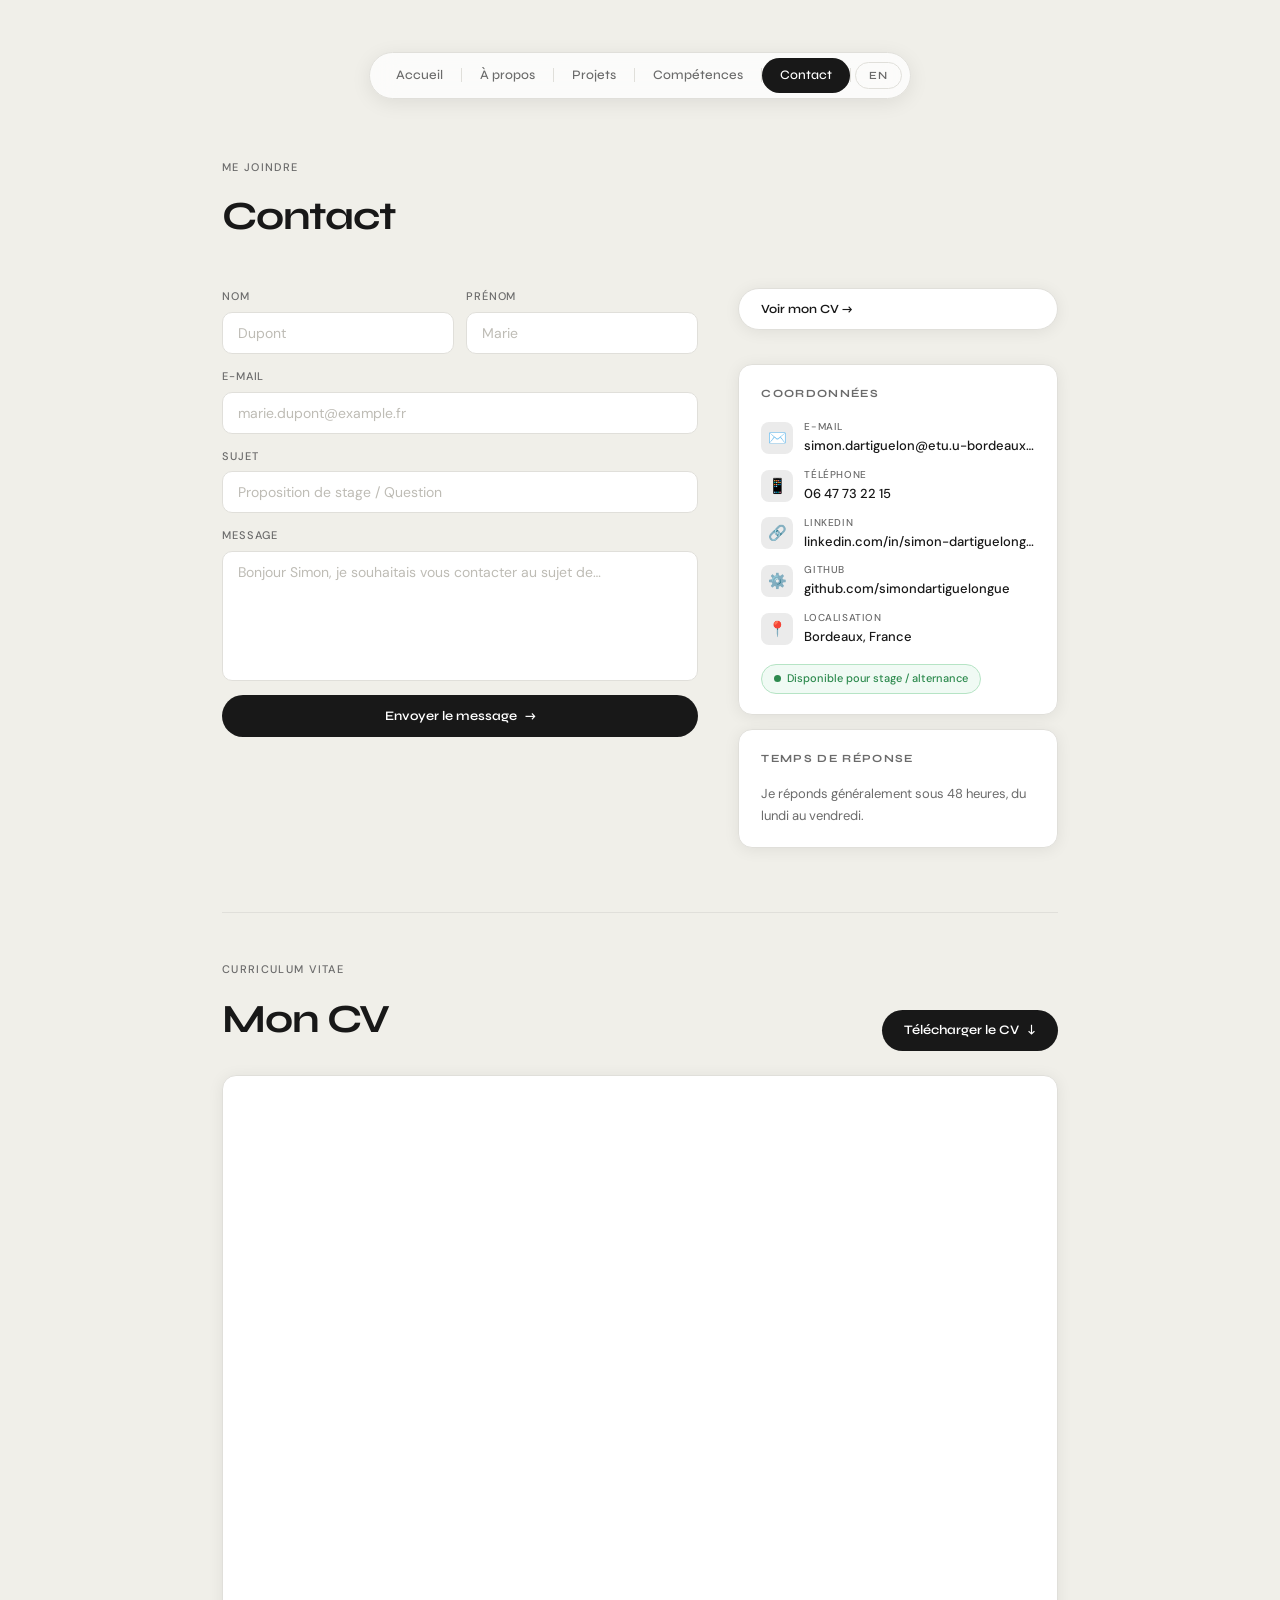
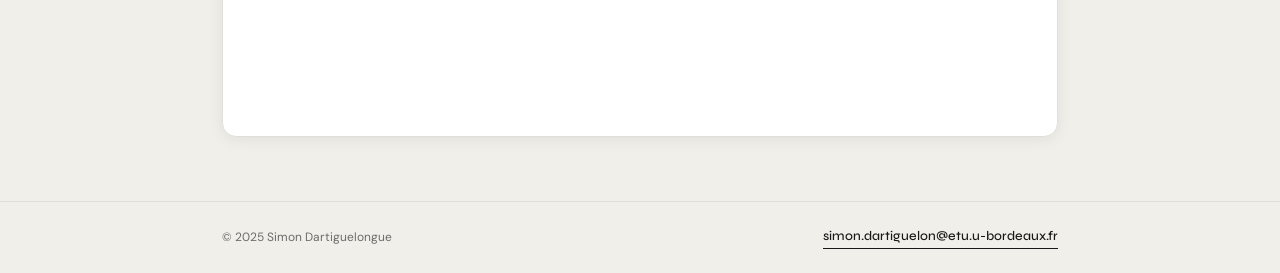
<file: contact.html>
<!DOCTYPE html>
<html lang="fr">
<head>
  <meta charset="UTF-8" />
  <meta name="viewport" content="width=device-width, initial-scale=1.0" />
  <title>Contact — Simon Dartiguelongue</title>
  <link href="https://fonts.googleapis.com/css2?family=Syne:wght@400;500;600;700;800&family=DM+Sans:wght@300;400;500&display=swap" rel="stylesheet" />
  <link rel="stylesheet" href="style.css" />
  <style>

    .contact-layout {
      display: grid;
      grid-template-columns: 1fr 320px;
      gap: 2.5rem;
      align-items: start;
      margin-bottom: 4rem;
    }

    .form-row {
      display: grid;
      grid-template-columns: 1fr 1fr;
      gap: 12px;
    }

    .form-group {
      display: flex;
      flex-direction: column;
      gap: 6px;
      margin-bottom: 14px;
    }

    .form-label {
      font-family: var(--font-body);
      font-size: 11px;
      font-weight: 500;
      letter-spacing: 0.08em;
      text-transform: uppercase;
      color: var(--text-muted);
    }

    .form-input,
    .form-textarea {
      font-family: var(--font-body);
      font-size: 14px;
      color: var(--text-main);
      background: var(--bg-card);
      border: 1px solid var(--border);
      border-radius: 10px;
      padding: 11px 15px;
      outline: none;
      transition: border-color 0.2s, box-shadow 0.2s;
      resize: none;
      width: 100%;
    }
    .form-input::placeholder, .form-textarea::placeholder { color: #BEBCB5; }
    .form-input:focus, .form-textarea:focus {
      border-color: var(--text-main);
      box-shadow: 0 0 0 3px rgba(24,24,24,0.06);
    }
    .form-input.error { border-color: #e05c5c; }

    .form-textarea { height: 130px; }

    .form-submit {
      display: flex;
      align-items: center;
      justify-content: center;
      gap: 8px;
      font-family: var(--font-display);
      font-size: 13px;
      font-weight: 600;
      padding: 13px 32px;
      background: var(--text-main);
      color: #FFF;
      border: none;
      border-radius: 50px;
      cursor: pointer;
      transition: opacity 0.2s, transform 0.2s;
      width: 100%;
      margin-top: 6px;
    }
    .form-submit:hover { opacity: 0.85; transform: translateY(-1px); }
    .form-submit:disabled { opacity: 0.6; cursor: default; transform: none; }

    .form-success {
      display: none;
      text-align: center;
      padding: 1rem 1.25rem;
      background: #f0faf4;
      border: 1px solid #b6e4c5;
      border-radius: var(--radius);
      font-family: var(--font-display);
      font-size: 13px;
      font-weight: 600;
      color: #2d8a4e;
      margin-top: 1rem;
    }

    /* ── Coordonnées ─────────────────────────────── */
    .contact-aside {
      display: flex;
      flex-direction: column;
      gap: 14px;
    }

    .coord-card {
      background: var(--bg-card);
      border: 1px solid var(--border);
      border-radius: var(--radius);
      padding: 1.25rem 1.4rem;
      box-shadow: var(--shadow);
    }

    .coord-card-title {
      font-family: var(--font-display);
      font-size: 11px;
      font-weight: 700;
      letter-spacing: 0.12em;
      text-transform: uppercase;
      color: var(--text-muted);
      margin-bottom: 1rem;
    }

    .coord-list {
      display: flex;
      flex-direction: column;
      gap: 10px;
    }

    .coord-item {
      display: flex;
      align-items: center;
      gap: 11px;
      color: var(--text-main);
      text-decoration: none;
      transition: opacity 0.2s;
    }
    .coord-item:hover { opacity: 0.6; }

    .coord-icon {
      width: 32px; height: 32px;
      background: var(--tag-bg);
      border-radius: 8px;
      display: flex; align-items: center; justify-content: center;
      font-size: 15px;
      flex-shrink: 0;
    }

    .coord-detail { display: flex; flex-direction: column; gap: 1px; min-width: 0; }
    .coord-detail-label {
      font-size: 10px; font-weight: 500;
      letter-spacing: 0.06em; text-transform: uppercase;
      color: var(--text-muted);
    }
    .coord-detail-value {
      font-size: 13px; font-weight: 500;
      color: var(--text-main);
      white-space: nowrap; overflow: hidden; text-overflow: ellipsis;
    }

    .dispo-badge {
      display: inline-flex; align-items: center; gap: 6px;
      background: #f0faf4; border: 1px solid #b6e4c5; border-radius: 20px;
      padding: 5px 12px; margin-top: 1rem;
      font-family: var(--font-body); font-size: 11px; font-weight: 500; color: #2d8a4e;
    }
    .dispo-dot {
      width: 7px; height: 7px;
      background: #2d8a4e; border-radius: 50%;
      animation: dpulse 2s ease-in-out infinite;
    }
    @keyframes dpulse { 0%,100%{opacity:1} 50%{opacity:.3} }

    /* ── CV ──────────────────────────────────────── */
    .cv-section {
      border-top: 1px solid var(--border);
      padding-top: 3rem;
    }

    .cv-header {
      display: flex;
      align-items: flex-end;
      justify-content: space-between;
      flex-wrap: wrap;
      gap: 1rem;
      margin-bottom: 1.5rem;
    }

    .cv-download-btn {
      display: inline-flex; align-items: center; gap: 8px;
      font-family: var(--font-display); font-size: 13px; font-weight: 600;
      padding: 10px 22px; background: var(--text-main); color: #FFF;
      border-radius: 50px; transition: opacity 0.2s, transform 0.2s;
      text-decoration: none;
    }
    .cv-download-btn:hover { opacity: 0.85; transform: translateY(-1px); }

    .cv-frame-wrapper {
      background: var(--bg-card);
      border: 1px solid var(--border);
      border-radius: var(--radius);
      overflow: hidden;
      box-shadow: var(--shadow);
    }

    /* Placeholder — remplacer par <iframe> quand cv.pdf est disponible */
    .cv-placeholder {
      width: 100%; height: 660px;
      display: flex; flex-direction: column;
      align-items: center; justify-content: center; gap: 1rem;
      background: repeating-linear-gradient(
        45deg, transparent, transparent 10px,
        rgba(0,0,0,0.018) 10px, rgba(0,0,0,0.018) 20px
      );
    }
    .cv-placeholder-icon { font-size: 40px; opacity: 0.35; }
    .cv-placeholder-text {
      font-family: var(--font-display); font-size: 14px; font-weight: 600;
      color: var(--text-muted);
    }
    .cv-placeholder-sub { font-size: 12px; color: var(--text-muted); opacity: 0.65; text-align:center; padding: 0 2rem; }

    .cv-iframe { width: 100%; height: 660px; border: none; display: block; }

    @media (max-width: 860px) {
      .contact-layout { grid-template-columns: 1fr; }
    }
    @media (max-width: 560px) {
      .form-row { grid-template-columns: 1fr; }
    }

    /* ── Bouton CV ── */
    .btn-cv {
      display: inline-flex;
      align-items: center;
      gap: 7px;
      font-family: var(--font-display);
      font-size: 12.5px;
      font-weight: 600;
      color: var(--text-main);
      background: var(--bg-card);
      border: 1px solid var(--border);
      border-radius: 50px;
      padding: 10px 22px;
      text-decoration: none;
      box-shadow: var(--shadow);
      transition: transform 0.2s, border-color 0.2s, background 0.2s, color 0.2s;
    }
    .btn-cv:hover {
      transform: translateY(-2px);
      border-color: var(--text-main);
      background: var(--text-main);
      color: #fff;
    }
  </style>
</head>
<body class="page-inner">

  <div class="dock-wrapper">
    <nav class="dock" id="dock">
      <a href="index.html"       class="dock-link"        data-fr="Accueil"      data-en="Home">Accueil</a>
      <span class="dock-sep"></span>
      <a href="apropos.html"     class="dock-link"        data-fr="À propos"     data-en="About">À propos</a>
      <span class="dock-sep"></span>
      <a href="projets.html"     class="dock-link"        data-fr="Projets"      data-en="Projects">Projets</a>
      <span class="dock-sep"></span>
      <a href="competences.html" class="dock-link"        data-fr="Compétences"  data-en="Skills">Compétences</a>
      <span class="dock-sep"></span>
      <a href="contact.html"     class="dock-link active" data-fr="Contact"      data-en="Contact">Contact</a>
      <span class="dock-sep"></span>
      <button class="lang-btn" id="langBtn" onclick="toggleLang()">EN</button>
    </nav>
  </div>

  <main class="inner-main">
    <div class="wrapper">

      <p class="section-label anim-1" data-fr="Me joindre" data-en="Reach out">Me joindre</p>
      <h2 class="section-title anim-2" data-fr="Contact" data-en="Contact">Contact</h2>

      <div class="contact-layout anim-3">

        <!-- ① Formulaire -->
        <div>
          <div class="form-row">
            <div class="form-group">
              <label class="form-label" for="nom" data-fr="Nom" data-en="Last name">Nom</label>
              <input class="form-input" type="text" id="nom" placeholder="Dupont" />
            </div>
            <div class="form-group">
              <label class="form-label" for="prenom" data-fr="Prénom" data-en="First name">Prénom</label>
              <input class="form-input" type="text" id="prenom" placeholder="Marie" />
            </div>
          </div>

          <div class="form-group">
            <label class="form-label" for="email">E-mail</label>
            <input class="form-input" type="email" id="email" placeholder="marie.dupont@example.fr" />
          </div>

          <div class="form-group">
            <label class="form-label" for="sujet" data-fr="Sujet" data-en="Subject">Sujet</label>
            <input class="form-input" type="text" id="sujet"
                   placeholder="Proposition de stage / Question"
                   data-placeholder-fr="Proposition de stage / Question"
                   data-placeholder-en="Internship proposal / Question" />
          </div>

          <div class="form-group">
            <label class="form-label" for="message" data-fr="Message" data-en="Message">Message</label>
            <textarea class="form-textarea" id="message"
                      placeholder="Bonjour Simon, je souhaitais vous contacter au sujet de…"
                      data-placeholder-fr="Bonjour Simon, je souhaitais vous contacter au sujet de…"
                      data-placeholder-en="Hello Simon, I wanted to reach out about…"></textarea>
          </div>

          <button class="form-submit" id="submitBtn" type="button" onclick="handleSubmit()">
            <span id="submitLabel" data-fr="Envoyer le message" data-en="Send message">Envoyer le message</span>
            <span>→</span>
          </button>

          <div class="form-success" id="formSuccess"
               data-fr="✓ Message envoyé ! Je vous réponds sous 48 h."
               data-en="✓ Message sent! I'll get back to you within 48 hours.">
            ✓ Message envoyé ! Je vous réponds sous 48 h.
          </div>
        </div>

        <!-- ② Coordonnées -->
        <div class="contact-aside">

          <a href="#cv" class="btn-cv" style="display:inline-flex;margin-bottom:1.25rem;"
             data-fr="Voir mon CV →" data-en="View my résumé →">
            Voir mon CV →
          </a>

          <div class="coord-card">
            <p class="coord-card-title" data-fr="Coordonnées" data-en="Contact info">Coordonnées</p>
            <div class="coord-list">

              <a href="mailto:simon.dartiguelon@etu.u-bordeaux.fr" class="coord-item">
                <div class="coord-icon">✉️</div>
                <div class="coord-detail">
                  <span class="coord-detail-label" data-fr="E-mail" data-en="Email">E-mail</span>
                  <span class="coord-detail-value">simon.dartiguelon@etu.u-bordeaux.fr</span>
                </div>
              </a>

              <a href="tel:+33647732215" class="coord-item">
                <div class="coord-icon">📱</div>
                <div class="coord-detail">
                  <span class="coord-detail-label" data-fr="Téléphone" data-en="Phone">Téléphone</span>
                  <span class="coord-detail-value">06 47 73 22 15</span>
                </div>
              </a>

              <a href="https://www.linkedin.com/in/simon-dartiguelongue" target="_blank" class="coord-item">
                <div class="coord-icon">🔗</div>
                <div class="coord-detail">
                  <span class="coord-detail-label">LinkedIn</span>
                  <span class="coord-detail-value">linkedin.com/in/simon-dartiguelongue</span>
                </div>
              </a>

              <a href="https://github.com/simondartiguelongue" target="_blank" class="coord-item">
                <div class="coord-icon">⚙️</div>
                <div class="coord-detail">
                  <span class="coord-detail-label">GitHub</span>
                  <span class="coord-detail-value">github.com/simondartiguelongue</span>
                </div>
              </a>

              <div class="coord-item" style="cursor:default;">
                <div class="coord-icon">📍</div>
                <div class="coord-detail">
                  <span class="coord-detail-label" data-fr="Localisation" data-en="Location">Localisation</span>
                  <span class="coord-detail-value">Bordeaux, France</span>
                </div>
              </div>

            </div>

            <div class="dispo-badge">
              <span class="dispo-dot"></span>
              <span data-fr="Disponible pour stage / alternance"
                    data-en="Open to internship / apprenticeship">
                Disponible pour stage / alternance
              </span>
            </div>
          </div>

          <div class="coord-card">
            <p class="coord-card-title" data-fr="Temps de réponse" data-en="Response time">Temps de réponse</p>
            <p style="font-size:13px; color:var(--text-muted); line-height:1.7; margin:0;"
               data-fr="Je réponds généralement sous 48 heures, du lundi au vendredi."
               data-en="I usually reply within 48 hours, Monday to Friday.">
              Je réponds généralement sous 48 heures, du lundi au vendredi.
            </p>
          </div>

        </div>
      </div>

      <!-- ③ CV -->
      <div class="cv-section anim-4" id="cv">

        <div class="cv-header">
          <div>
            <p class="section-label" data-fr="Curriculum vitae" data-en="Résumé">Curriculum vitae</p>
            <h3 class="section-title" style="margin-bottom:0;"
                data-fr="Mon CV" data-en="My Résumé">Mon CV</h3>
          </div>
          <a href="cv.pdf" download="CV_Simon_Dartiguelongue.pdf" class="cv-download-btn">
            <span data-fr="Télécharger le CV" data-en="Download résumé">Télécharger le CV</span>
            <span>↓</span>
          </a>
        </div>

        <div class="cv-frame-wrapper">
          <iframe class="cv-iframe" src="cv.pdf#toolbar=0&navpanes=0"
                  title="CV Simon Dartiguelongue"></iframe>
        </div>

      </div>

    </div>
  </main>

  <footer>
    <div class="footer-inner">
      <span class="footer-copy" data-fr="© 2025 Simon Dartiguelongue" data-en="© 2025 Simon Dartiguelongue">© 2025 Simon Dartiguelongue</span>
      <a href="mailto:simon.dartiguelon@etu.u-bordeaux.fr" class="footer-contact" data-fr="simon.dartiguelon@etu.u-bordeaux.fr" data-en="simon.dartiguelon@etu.u-bordeaux.fr">simon.dartiguelon@etu.u-bordeaux.fr</a>
    </div>
  </footer>

  <script src="script.js"></script>
  <script>
    // Mise à jour des placeholders lors du changement de langue
    const _origToggle = window.toggleLang;
    window.toggleLang = function() {
      _origToggle();
      const l = document.documentElement.lang;
      document.querySelectorAll('[data-placeholder-' + l + ']').forEach(el => {
        el.placeholder = el.getAttribute('data-placeholder-' + l);
      });
    };

    function handleSubmit() {
      const fields = ['nom','prenom','email','message'];
      let valid = true;
      fields.forEach(id => {
        const el = document.getElementById(id);
        if (!el.value.trim()) {
          el.classList.add('error');
          el.addEventListener('input', () => el.classList.remove('error'), { once: true });
          valid = false;
        }
      });
      if (!valid) return;

      const btn     = document.getElementById('submitBtn');
      const label   = document.getElementById('submitLabel');
      const success = document.getElementById('formSuccess');
      const isFr    = document.documentElement.lang !== 'en';

      btn.disabled = true;
      label.textContent = isFr ? 'Envoyé ✓' : 'Sent ✓';
      success.style.display = 'block';

      // ── Branchez ici votre service d'envoi (Formspree, EmailJS…) ──
      // Exemple Formspree :
      // const data = new FormData();
      // data.append('nom', document.getElementById('nom').value);
      // … etc.
      // fetch('https://formspree.io/f/VOTRE_ID', { method:'POST', body: data });
    }
  </script>
</body>
</html>
</file>
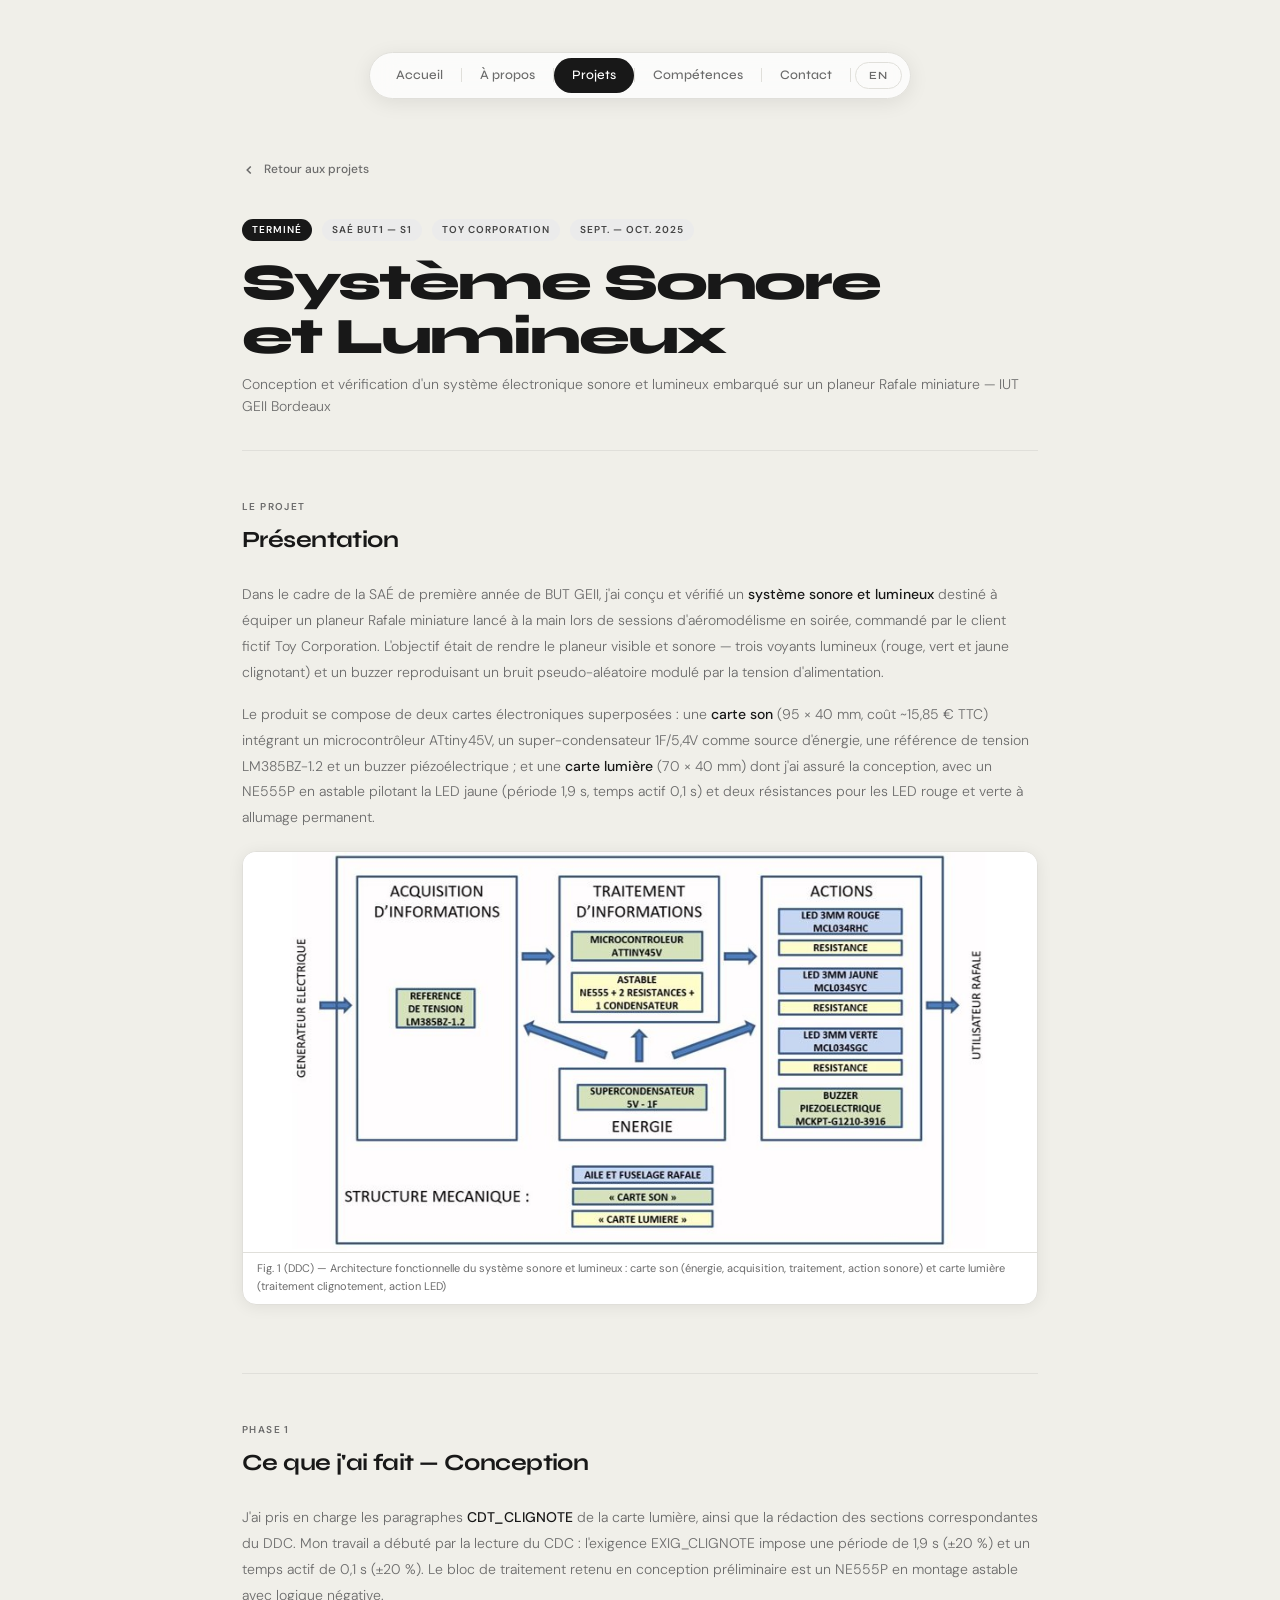
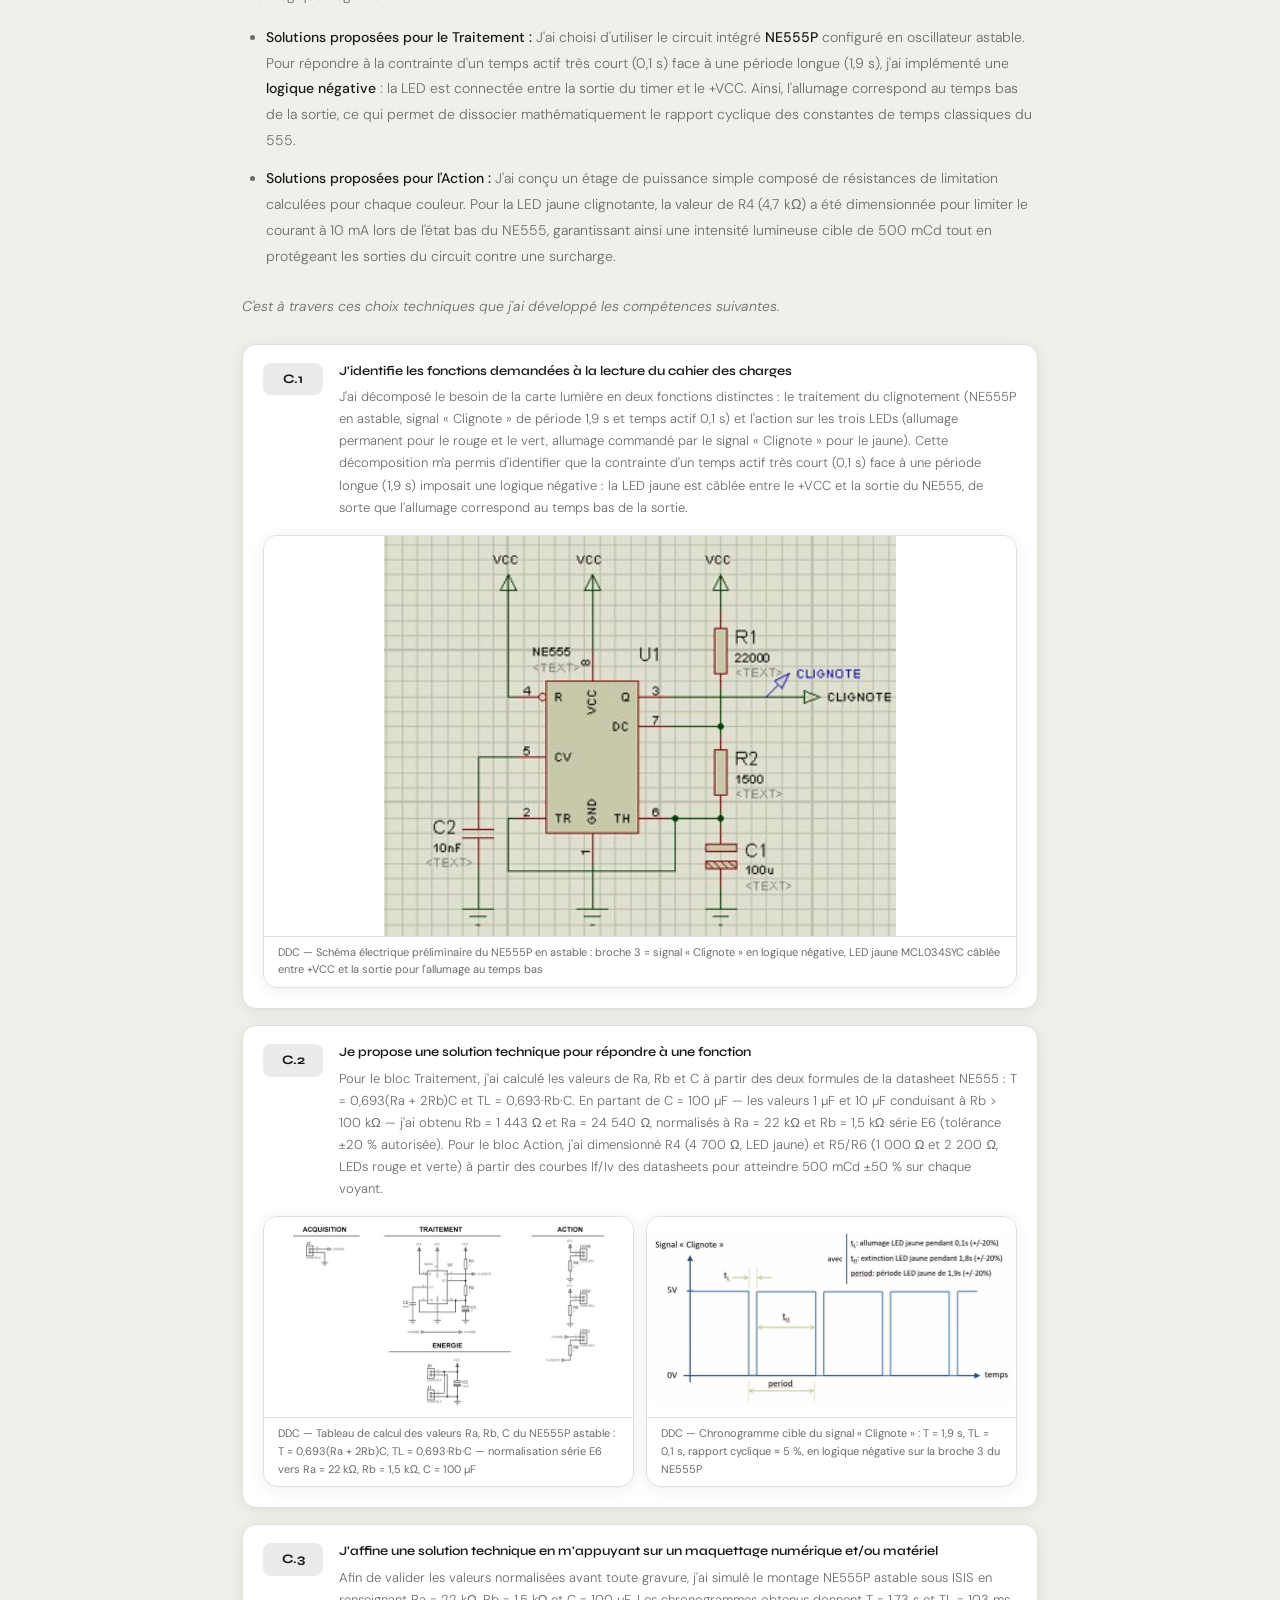
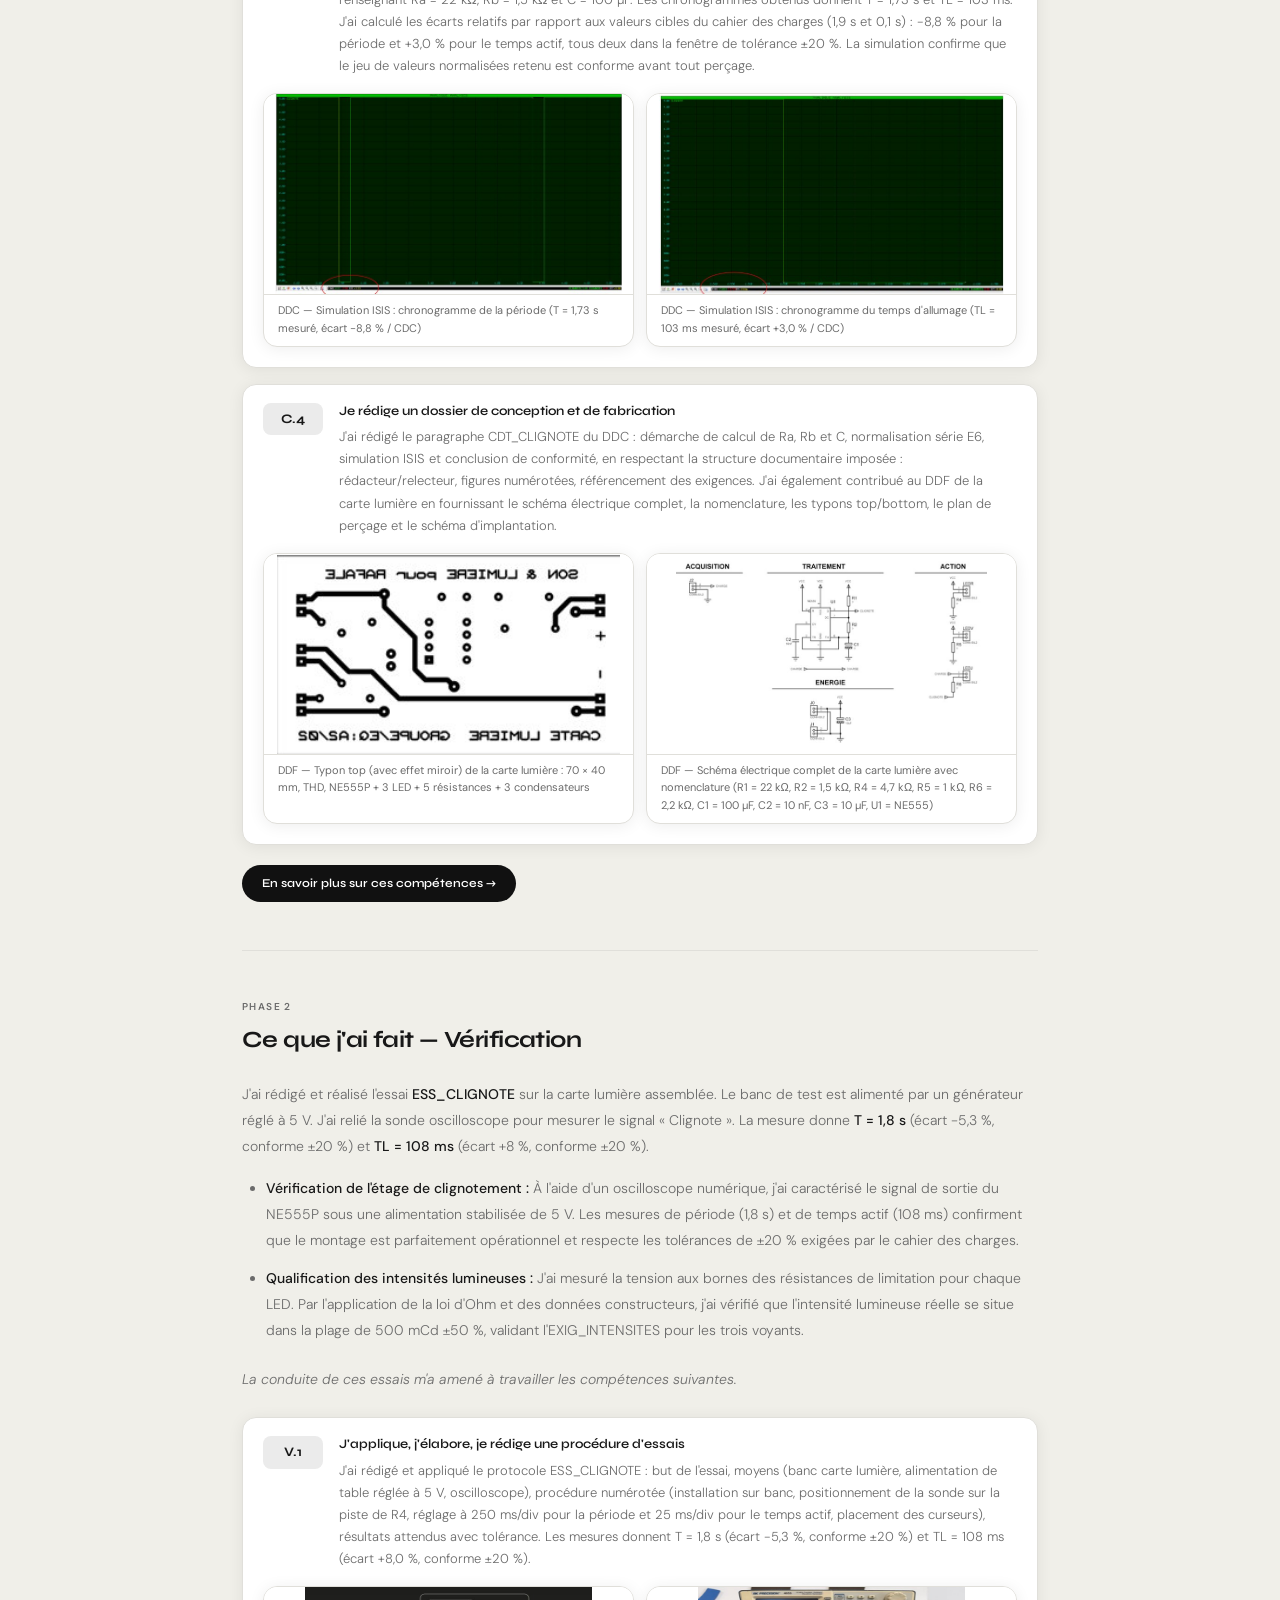
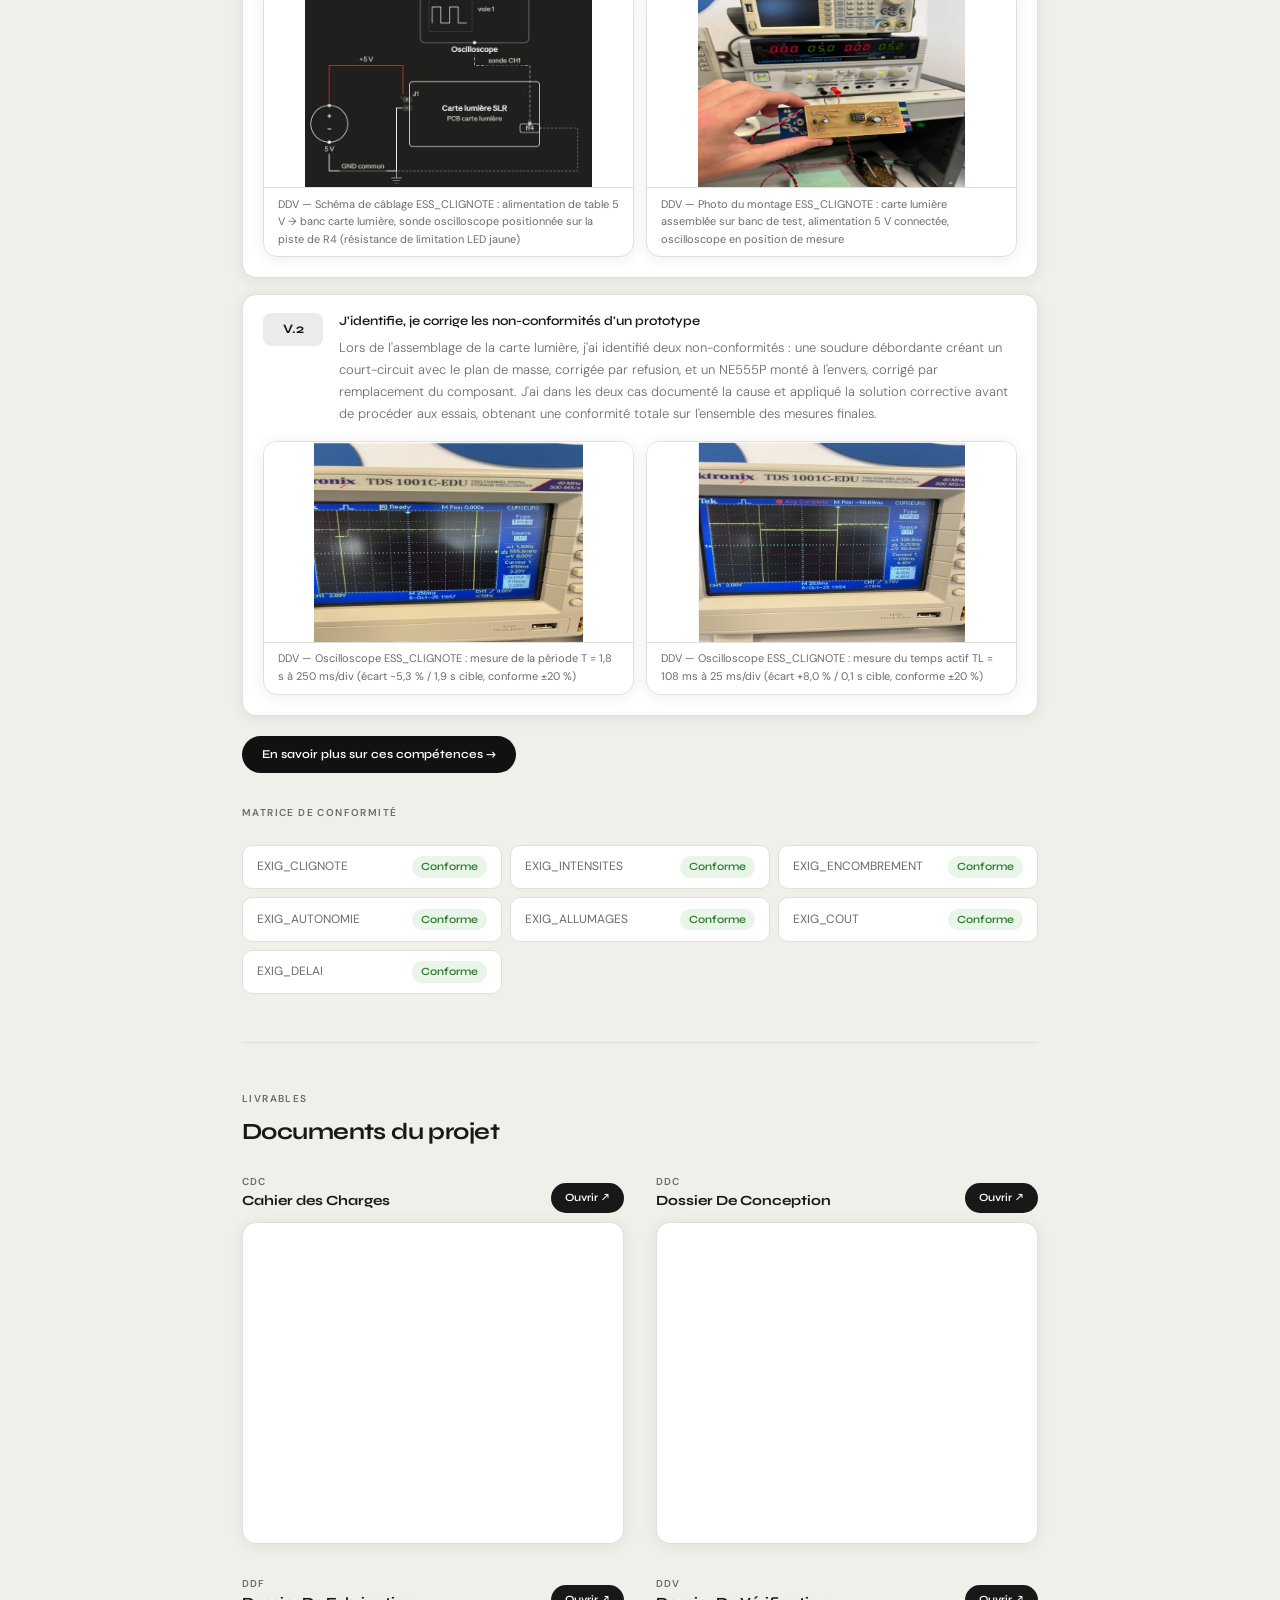
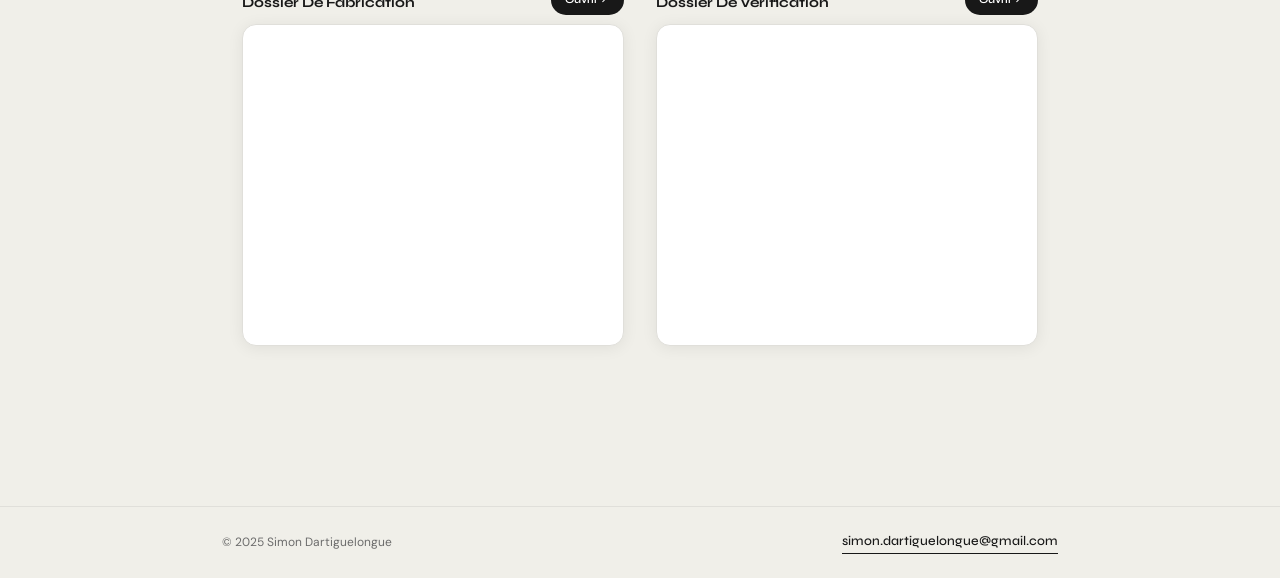
<file: projet-slr.html>
<!DOCTYPE html>
<html lang="fr">
<head>
  <meta charset="UTF-8" />
  <meta name="viewport" content="width=device-width, initial-scale=1.0" />
  <title>SLR — Système Sonore et Lumineux · Simon Dartiguelongue</title>
  <link href="https://fonts.googleapis.com/css2?family=Syne:wght@400;500;600;700;800&family=DM+Sans:wght@300;400;500&display=swap" rel="stylesheet" />
  <link rel="stylesheet" href="style.css" />
  <style>
    .projet-wrapper { max-width: 860px; margin: 0 auto; padding: 0 2rem; }

    .projet-back {
      display: inline-flex; align-items: center; gap: 8px;
      font-family: var(--font-body); font-size: 12px; font-weight: 500;
      color: var(--text-muted); margin-bottom: 2.5rem; transition: color 0.2s;
    }
    .projet-back:hover { color: var(--text-main); }
    .projet-back svg { width: 14px; height: 14px; }

    .projet-header { margin-bottom: 3rem; padding-bottom: 2rem; border-bottom: 1px solid var(--border); }
    .projet-meta-row { display: flex; align-items: center; gap: 10px; margin-bottom: 0.9rem; flex-wrap: wrap; }
    .projet-badge {
      font-family: var(--font-body); font-size: 10px; font-weight: 600;
      letter-spacing: 0.1em; text-transform: uppercase; padding: 3px 10px;
      border-radius: 20px; background: var(--tag-bg); color: var(--tag-text);
    }
    .projet-badge.done { background: #181818; color: #fff; }
    .projet-title {
      font-family: var(--font-display); font-size: clamp(2rem, 5vw, 3.2rem);
      font-weight: 800; letter-spacing: -0.04em; line-height: 1.05;
      color: var(--text-main); margin-bottom: 0.6rem;
    }
    .projet-subtitle { font-family: var(--font-body); font-size: 14px; font-weight: 300; color: var(--text-muted); line-height: 1.6; }

    .projet-section { margin-bottom: 3rem; padding-bottom: 3rem; border-bottom: 1px solid var(--border); }
    .projet-section:last-of-type { border-bottom: none; }
    .projet-section-label {
      font-family: var(--font-body); font-size: 10px; font-weight: 600;
      letter-spacing: 0.14em; text-transform: uppercase; color: var(--text-muted); margin-bottom: 0.4rem;
    }
    .projet-section-title {
      font-family: var(--font-display); font-size: 1.45rem; font-weight: 700;
      letter-spacing: -0.025em; color: var(--text-main); margin-bottom: 1.5rem;
    }
    .projet-text {
      font-family: var(--font-body); font-size: 14px; font-weight: 300;
      color: var(--text-muted); line-height: 1.85; margin-bottom: 1rem;
    }
    .projet-text strong { font-weight: 500; color: var(--text-main); }

    /* Liste à puces de description */
    .projet-list {
      font-family: var(--font-body);
      font-size: 14px;
      font-weight: 300;
      color: var(--text-muted);
      line-height: 1.85;
      margin: 1rem 0 1.5rem 1.5rem;
      padding: 0;
    }
    .projet-list li {
      margin-bottom: 0.75rem;
    }
    .projet-list strong { font-weight: 500; color: var(--text-main); }

    /* ── FIGURES ────────────────────────────────────────── */
    .fig {
      background: var(--bg-card); border: 1px solid var(--border);
      border-radius: var(--radius); overflow: hidden; box-shadow: var(--shadow);
    }
    .fig-img {
      width: 100%; display: block;
      object-fit: contain; background: #fff;
    }
    .fig-img.h-auto  { height: auto; max-height: 400px; }
    .fig-img.h-200   { height: 200px; }
    .fig-img.h-260   { height: 260px; }
    .fig-img.h-160   { height: 160px; }

    .fig-caption {
      font-family: var(--font-body); font-size: 11px; color: var(--text-muted);
      padding: 0.45rem 0.85rem 0.5rem; border-top: 1px solid var(--border);
    }

    .fig-row { display: grid; gap: 12px; margin: 1.25rem 0; }
    .fig-row.col-2 { grid-template-columns: 1fr 1fr; }
    .fig-row.col-3 { grid-template-columns: 1fr 1fr 1fr; }

    .fig-full { margin: 1.25rem 0; }

    /* ── COMPÉTENCES ────────────────────────────────────── */
    .comp-list { display: flex; flex-direction: column; gap: 16px; margin-top: 1.5rem; }
    .comp-item { background: var(--bg-card); border: 1px solid var(--border); border-radius: var(--radius); overflow: hidden; box-shadow: var(--shadow); }
    .comp-header { display: grid; grid-template-columns: 60px 1fr; gap: 1rem; align-items: start; padding: 1rem 1.25rem; }
    .comp-badge {
      font-family: var(--font-display); font-size: 13px; font-weight: 700;
      color: var(--text-main); background: var(--tag-bg); border-radius: 8px;
      padding: 6px 0; text-align: center; margin-top: 2px; flex-shrink: 0;
    }
    .comp-content-title { font-family: var(--font-display); font-size: 13px; font-weight: 600; color: var(--text-main); margin-bottom: 0.3rem; }
    .comp-content-text { font-family: var(--font-body); font-size: 13px; font-weight: 300; color: var(--text-muted); line-height: 1.7; }
    .comp-figures { padding: 0 1.25rem 1.25rem; }
    .comp-figures .fig-row { margin: 0; }
    .comp-figures .fig-full { margin: 0; }
    .comp-link-row { margin-top: 1.25rem; }

    /* ── MATRICE DE CONFORMITÉ ──────────────────────────── */
    .conformite-grid {
      display: grid;
      grid-template-columns: repeat(auto-fill, minmax(210px, 1fr));
      gap: 8px; margin-top: 1.5rem;
    }
    .conformite-item {
      background: var(--bg-card); border: 1px solid var(--border); border-radius: 10px;
      padding: 0.65rem 0.9rem;
      display: flex; align-items: center; justify-content: space-between;
      gap: 0.75rem; min-width: 0;
    }
    .conformite-label {
      font-family: var(--font-body); font-size: 12px; font-weight: 400;
      color: var(--text-muted); min-width: 0; overflow: hidden;
      text-overflow: ellipsis; white-space: nowrap;
    }
    .conformite-status {
      font-family: var(--font-display); font-size: 11px; font-weight: 600;
      padding: 2px 9px; border-radius: 20px; white-space: nowrap; flex-shrink: 0;
    }
    .conformite-status.ok  { background: #e8f5e8; color: #2d7a2d; }
    .conformite-status.nok { background: #fdecea; color: #c0392b; }

    /* ── DOCUMENTS ───────────────────────────────────────── */
    .docs-grid {
      display: grid;
      grid-template-columns: 1fr 1fr;
      gap: 2rem; margin-top: 1.5rem;
    }
    .doc-block { display: flex; flex-direction: column; gap: 0.6rem; }
    .doc-block-header {
      display: flex; align-items: flex-end; justify-content: space-between; flex-wrap: wrap; gap: 0.5rem;
    }
    .doc-block-label { font-family: var(--font-body); font-size: 10px; font-weight: 600; letter-spacing: 0.12em; text-transform: uppercase; color: var(--text-muted); }
    .doc-block-title { font-family: var(--font-display); font-size: 14px; font-weight: 700; color: var(--text-main); }
    .doc-open-btn {
      display: inline-flex; align-items: center; gap: 6px;
      font-family: var(--font-display); font-size: 11px; font-weight: 600;
      padding: 6px 14px; background: var(--text-main); color: #fff;
      border-radius: 50px; transition: opacity 0.2s, transform 0.2s; text-decoration: none;
    }
    .doc-open-btn:hover { opacity: 0.82; transform: translateY(-1px); }
    .doc-frame-wrapper {
      background: var(--bg-card); border: 1px solid var(--border);
      border-radius: var(--radius); overflow: hidden; box-shadow: var(--shadow);
    }
    .doc-iframe { width: 100%; height: 320px; border: none; display: block; }
    .doc-placeholder {
      width: 100%; height: 320px;
      display: flex; flex-direction: column;
      align-items: center; justify-content: center; gap: 0.75rem;
      background: repeating-linear-gradient(45deg, transparent, transparent 10px, rgba(0,0,0,0.018) 10px, rgba(0,0,0,0.018) 20px);
    }
    .doc-placeholder-icon { font-size: 32px; opacity: 0.3; }
    .doc-placeholder-text { font-family: var(--font-display); font-size: 13px; font-weight: 600; color: var(--text-muted); }
    .doc-placeholder-sub { font-size: 11px; color: var(--text-muted); opacity: 0.6; }

    @media (max-width: 640px) {
      .fig-row.col-2, .fig-row.col-3 { grid-template-columns: 1fr; }
      .comp-header { grid-template-columns: 52px 1fr; }
      .docs-grid { grid-template-columns: 1fr; }
      .conformite-grid { grid-template-columns: 1fr; }
    }
  </style>
</head>
<body class="page-inner">

  <div class="dock-wrapper">
    <nav class="dock" id="dock">
      <a href="index.html"       class="dock-link" data-fr="Accueil"     data-en="Home">Accueil</a>
      <span class="dock-sep"></span>
      <a href="apropos.html"     class="dock-link" data-fr="À propos"    data-en="About">À propos</a>
      <span class="dock-sep"></span>
      <a href="projets.html"     class="dock-link active" data-fr="Projets" data-en="Projects">Projets</a>
      <span class="dock-sep"></span>
      <a href="competences.html" class="dock-link" data-fr="Compétences" data-en="Skills">Compétences</a>
      <span class="dock-sep"></span>
      <a href="contact.html"     class="dock-link" data-fr="Contact"     data-en="Contact">Contact</a>
      <span class="dock-sep"></span>
      <button class="lang-btn" id="langBtn" onclick="toggleLang()">EN</button>
    </nav>
  </div>

  <main class="inner-main">
    <div class="projet-wrapper">

      <a href="projets.html" class="projet-back">
        <svg viewBox="0 0 16 16" fill="none" stroke="currentColor" stroke-width="1.8"><path d="M10 12L6 8l4-4"/></svg>
        <span data-fr="Retour aux projets" data-en="Back to projects">Retour aux projets</span>
      </a>

      <header class="projet-header anim-1">
        <div class="projet-meta-row">
          <span class="projet-badge done">Terminé</span>
          <span class="projet-badge">SAÉ BUT1 — S1</span>
          <span class="projet-badge">Toy Corporation</span>
          <span class="projet-badge">Sept. — Oct. 2025</span>
        </div>
        <h1 class="projet-title">Système Sonore<br>et Lumineux</h1>
        <p class="projet-subtitle">Conception et vérification d'un système électronique sonore et lumineux embarqué sur un planeur Rafale miniature — IUT GEII Bordeaux</p>
      </header>

      <section class="projet-section anim-2">
        <p class="projet-section-label">Le projet</p>
        <h2 class="projet-section-title">Présentation</h2>

        <p class="projet-text">
          Dans le cadre de la SAÉ de première année de BUT GEII, j'ai conçu et vérifié un <strong>système sonore et lumineux</strong> destiné à équiper un planeur Rafale miniature lancé à la main lors de sessions d'aéromodélisme en soirée, commandé par le client fictif Toy Corporation. L'objectif était de rendre le planeur visible et sonore — trois voyants lumineux (rouge, vert et jaune clignotant) et un buzzer reproduisant un bruit pseudo-aléatoire modulé par la tension d'alimentation.
        </p>
        <p class="projet-text">
          Le produit se compose de deux cartes électroniques superposées : une <strong>carte son</strong> (95 × 40 mm, coût ~15,85 € TTC) intégrant un microcontrôleur ATtiny45V, un super-condensateur 1F/5,4V comme source d'énergie, une référence de tension LM385BZ-1.2 et un buzzer piézoélectrique ; et une <strong>carte lumière</strong> (70 × 40 mm) dont j'ai assuré la conception, avec un NE555P en astable pilotant la LED jaune (période 1,9 s, temps actif 0,1 s) et deux résistances pour les LED rouge et verte à allumage permanent.
        </p>

        <div class="fig-full fig">
          <img class="fig-img h-auto" src="img/SLR_img01.png" alt="Architecture fonctionnelle SLR — DDC Fig. 1" />
          <p class="fig-caption">Fig. 1 (DDC) — Architecture fonctionnelle du système sonore et lumineux : carte son (énergie, acquisition, traitement, action sonore) et carte lumière (traitement clignotement, action LED)</p>
        </div>
      </section>

      <section class="projet-section">
        <p class="projet-section-label">Phase 1</p>
        <h2 class="projet-section-title">Ce que j'ai fait — Conception</h2>

        <p class="projet-text">
          J'ai pris en charge les paragraphes <strong>CDT_CLIGNOTE</strong> de la carte lumière, ainsi que la rédaction des sections correspondantes du DDC. Mon travail a débuté par la lecture du CDC : l'exigence EXIG_CLIGNOTE impose une période de 1,9 s (±20 %) et un temps actif de 0,1 s (±20 %). Le bloc de traitement retenu en conception préliminaire est un NE555P en montage astable avec logique négative.
        </p>
        
        <ul class="projet-list">
          <li><strong>Solutions proposées pour le Traitement :</strong> J'ai choisi d'utiliser le circuit intégré <strong>NE555P</strong> configuré en oscillateur astable. Pour répondre à la contrainte d'un temps actif très court (0,1 s) face à une période longue (1,9 s), j'ai implémenté une <strong>logique négative</strong> : la LED est connectée entre la sortie du timer et le +VCC. Ainsi, l'allumage correspond au temps bas de la sortie, ce qui permet de dissocier mathématiquement le rapport cyclique des constantes de temps classiques du 555.</li>
          <li><strong>Solutions proposées pour l'Action :</strong> J'ai conçu un étage de puissance simple composé de résistances de limitation calculées pour chaque couleur. Pour la LED jaune clignotante, la valeur de R4 (4,7 kΩ) a été dimensionnée pour limiter le courant à 10 mA lors de l'état bas du NE555, garantissant ainsi une intensité lumineuse cible de 500 mCd tout en protégeant les sorties du circuit contre une surcharge.</li>
        </ul>

        <p class="projet-text" style="font-style:italic;">C'est à travers ces choix techniques que j'ai développé les compétences suivantes.</p>

        <div class="comp-list">

          <div class="comp-item">
            <div class="comp-header">
              <div class="comp-badge">C.1</div>
              <div>
                <p class="comp-content-title">J'identifie les fonctions demandées à la lecture du cahier des charges</p>
                <p class="comp-content-text">
                  J'ai décomposé le besoin de la carte lumière en deux fonctions distinctes : le traitement du clignotement (NE555P en astable, signal « Clignote » de période 1,9 s et temps actif 0,1 s) et l'action sur les trois LEDs (allumage permanent pour le rouge et le vert, allumage commandé par le signal « Clignote » pour le jaune). Cette décomposition m'a permis d'identifier que la contrainte d'un temps actif très court (0,1 s) face à une période longue (1,9 s) imposait une logique négative : la LED jaune est câblée entre le +VCC et la sortie du NE555, de sorte que l'allumage correspond au temps bas de la sortie.
                </p>
              </div>
            </div>
            <div class="comp-figures">
              <div class="fig fig-full">
                <img class="fig-img h-auto" src="img/SLR_img02.png" alt="Synoptique carte lumière — DDC Fig. 4" loading="lazy" />
                <p class="fig-caption">DDC — Schéma électrique préliminaire du NE555P en astable : broche 3 = signal « Clignote » en logique négative, LED jaune MCL034SYC câblée entre +VCC et la sortie pour l'allumage au temps bas</p>
              </div>
            </div>
          </div>

          <div class="comp-item">
            <div class="comp-header">
              <div class="comp-badge">C.2</div>
              <div>
                <p class="comp-content-title">Je propose une solution technique pour répondre à une fonction</p>
                <p class="comp-content-text">
                  Pour le bloc Traitement, j'ai calculé les valeurs de Ra, Rb et C à partir des deux formules de la datasheet NE555 : T = 0,693(Ra + 2Rb)C et TL = 0,693·Rb·C. En partant de C = 100 µF — les valeurs 1 µF et 10 µF conduisant à Rb &gt; 100 kΩ — j'ai obtenu Rb = 1 443 Ω et Ra = 24 540 Ω, normalisés à Ra = 22 kΩ et Rb = 1,5 kΩ série E6 (tolérance ±20 % autorisée). Pour le bloc Action, j'ai dimensionné R4 (4 700 Ω, LED jaune) et R5/R6 (1 000 Ω et 2 200 Ω, LEDs rouge et verte) à partir des courbes If/Iv des datasheets pour atteindre 500 mCd ±50 % sur chaque voyant.
                </p>
              </div>
            </div>
            <div class="comp-figures">
              <div class="fig-row col-2">
                <div class="fig">
                  <img class="fig-img h-200" src="img/SLR_img03.png" alt="Schéma électrique carte lumière — DDC Fig. 7" loading="lazy" />
                  <p class="fig-caption">DDC — Tableau de calcul des valeurs Ra, Rb, C du NE555P astable : T = 0,693(Ra + 2Rb)C, TL = 0,693·Rb·C — normalisation série E6 vers Ra = 22 kΩ, Rb = 1,5 kΩ, C = 100 µF</p>
                </div>
                <div class="fig">
                  <img class="fig-img h-200" src="img/SLR_img04.png" alt="Chronogramme signal Clignote — DDC Fig. 5" loading="lazy" />
                  <p class="fig-caption">DDC — Chronogramme cible du signal « Clignote » : T = 1,9 s, TL = 0,1 s, rapport cyclique ≈ 5 %, en logique négative sur la broche 3 du NE555P</p>
                </div>
              </div>
            </div>
          </div>

          <div class="comp-item">
            <div class="comp-header">
              <div class="comp-badge">C.3</div>
              <div>
                <p class="comp-content-title">J'affine une solution technique en m'appuyant sur un maquettage numérique et/ou matériel</p>
                <p class="comp-content-text">
                  Afin de valider les valeurs normalisées avant toute gravure, j'ai simulé le montage NE555P astable sous ISIS en renseignant Ra = 22 kΩ, Rb = 1,5 kΩ et C = 100 µF. Les chronogrammes obtenus donnent T = 1,73 s et TL = 103 ms. J'ai calculé les écarts relatifs par rapport aux valeurs cibles du cahier des charges (1,9 s et 0,1 s) : −8,8 % pour la période et +3,0 % pour le temps actif, tous deux dans la fenêtre de tolérance ±20 %. La simulation confirme que le jeu de valeurs normalisées retenu est conforme avant tout perçage.
                </p>
              </div>
            </div>
            <div class="comp-figures">
              <div class="fig-row col-2">
                <div class="fig">
                  <img class="fig-img h-200" src="img/SLR_img05.png" alt="Simulation ISIS NE555 — chronogramme période" loading="lazy" />
                  <p class="fig-caption">DDC — Simulation ISIS : chronogramme de la période (T = 1,73 s mesuré, écart −8,8 % / CDC)</p>
                </div>
                <div class="fig">
                  <img class="fig-img h-200" src="img/SLR_img06.png" alt="Simulation ISIS NE555 — chronogramme temps allumage" loading="lazy" />
                  <p class="fig-caption">DDC — Simulation ISIS : chronogramme du temps d'allumage (TL = 103 ms mesuré, écart +3,0 % / CDC)</p>
                </div>
              </div>
            </div>
          </div>

          <div class="comp-item">
            <div class="comp-header">
              <div class="comp-badge">C.4</div>
              <div>
                <p class="comp-content-title">Je rédige un dossier de conception et de fabrication</p>
                <p class="comp-content-text">
                  J'ai rédigé le paragraphe CDT_CLIGNOTE du DDC : démarche de calcul de Ra, Rb et C, normalisation série E6, simulation ISIS et conclusion de conformité, en respectant la structure documentaire imposée : rédacteur/relecteur, figures numérotées, référencement des exigences. J'ai également contribué au DDF de la carte lumière en fournissant le schéma électrique complet, la nomenclature, les typons top/bottom, le plan de perçage et le schéma d'implantation.
                </p>
              </div>
            </div>
            <div class="comp-figures">
              <div class="fig-row col-2">
                <div class="fig">
                  <img class="fig-img h-200" src="img/SLR_img07.png" alt="Typon top carte lumière — DDF" loading="lazy" />
                  <p class="fig-caption">DDF — Typon top (avec effet miroir) de la carte lumière : 70 × 40 mm, THD, NE555P + 3 LED + 5 résistances + 3 condensateurs</p>
                </div>
                <div class="fig">
                  <img class="fig-img h-200" src="img/SLR_img08.png" alt="Schéma électrique carte lumière complet — DDF" loading="lazy" />
                  <p class="fig-caption">DDF — Schéma électrique complet de la carte lumière avec nomenclature (R1 = 22 kΩ, R2 = 1,5 kΩ, R4 = 4,7 kΩ, R5 = 1 kΩ, R6 = 2,2 kΩ, C1 = 100 µF, C2 = 10 nF, C3 = 10 µF, U1 = NE555)</p>
                </div>
              </div>
            </div>
          </div>

        </div>
        <div class="comp-link-row" style="margin-top:1.25rem;">
          <a href="competences.html" style="display:inline-flex;align-items:center;gap:8px;font-family:var(--font-display);font-size:12px;font-weight:600;padding:9px 20px;background:#111;color:#fff;border-radius:50px;text-decoration:none;transition:opacity 0.2s;">En savoir plus sur ces compétences →</a>
        </div>
      </section>

      <section class="projet-section">
        <p class="projet-section-label">Phase 2</p>
        <h2 class="projet-section-title">Ce que j'ai fait — Vérification</h2>

        <p class="projet-text">
          J'ai rédigé et réalisé l'essai <strong>ESS_CLIGNOTE</strong> sur la carte lumière assemblée. Le banc de test est alimenté par un générateur réglé à 5 V. J'ai relié la sonde oscilloscope pour mesurer le signal « Clignote ». La mesure donne <strong>T = 1,8 s</strong> (écart −5,3 %, conforme ±20 %) et <strong>TL = 108 ms</strong> (écart +8 %, conforme ±20 %).
        </p>

        <ul class="projet-list">
          <li><strong>Vérification de l'étage de clignotement :</strong> À l'aide d'un oscilloscope numérique, j'ai caractérisé le signal de sortie du NE555P sous une alimentation stabilisée de 5 V. Les mesures de période (1,8 s) et de temps actif (108 ms) confirment que le montage est parfaitement opérationnel et respecte les tolérances de ±20 % exigées par le cahier des charges.</li>
          <li><strong>Qualification des intensités lumineuses :</strong> J'ai mesuré la tension aux bornes des résistances de limitation pour chaque LED. Par l'application de la loi d'Ohm et des données constructeurs, j'ai vérifié que l'intensité lumineuse réelle se situe dans la plage de 500 mCd ±50 %, validant l'EXIG_INTENSITES pour les trois voyants.</li>
        </ul>

        <p class="projet-text" style="font-style:italic;">La conduite de ces essais m'a amené à travailler les compétences suivantes.</p>

        <div class="comp-list">

          <div class="comp-item">
            <div class="comp-header">
              <div class="comp-badge">V.1</div>
              <div>
                <p class="comp-content-title">J'applique, j'élabore, je rédige une procédure d'essais</p>
                <p class="comp-content-text">
                  J'ai rédigé et appliqué le protocole ESS_CLIGNOTE : but de l'essai, moyens (banc carte lumière, alimentation de table réglée à 5 V, oscilloscope), procédure numérotée (installation sur banc, positionnement de la sonde sur la piste de R4, réglage à 250 ms/div pour la période et 25 ms/div pour le temps actif, placement des curseurs), résultats attendus avec tolérance. Les mesures donnent T = 1,8 s (écart −5,3 %, conforme ±20 %) et TL = 108 ms (écart +8,0 %, conforme ±20 %).
                </p>
              </div>
            </div>
            <div class="comp-figures">
              <div class="fig-row col-2">
                <div class="fig">
                  <img class="fig-img h-200" src="img/SLR_img09.png" alt="Schéma câblage ESS_CLIGNOTE — DDV" loading="lazy" />
                  <p class="fig-caption">DDV — Schéma de câblage ESS_CLIGNOTE : alimentation de table 5 V → banc carte lumière, sonde oscilloscope positionnée sur la piste de R4 (résistance de limitation LED jaune)</p>
                </div>
                <div class="fig">
                  <img class="fig-img h-200" src="img/SLR_img10.png" alt="Photo montage ESS_CLIGNOTE — DDV" loading="lazy" />
                  <p class="fig-caption">DDV — Photo du montage ESS_CLIGNOTE : carte lumière assemblée sur banc de test, alimentation 5 V connectée, oscilloscope en position de mesure</p>
                </div>
              </div>
            </div>
          </div>

          <div class="comp-item">
            <div class="comp-header">
              <div class="comp-badge">V.2</div>
              <div>
                <p class="comp-content-title">J'identifie, je corrige les non-conformités d'un prototype</p>
                <p class="comp-content-text">
                  Lors de l'assemblage de la carte lumière, j'ai identifié deux non-conformités : une soudure débordante créant un court-circuit avec le plan de masse, corrigée par refusion, et un NE555P monté à l'envers, corrigé par remplacement du composant. J'ai dans les deux cas documenté la cause et appliqué la solution corrective avant de procéder aux essais, obtenant une conformité totale sur l'ensemble des mesures finales.
                </p>
              </div>
            </div>
            <div class="comp-figures">
              <div class="fig-row col-2">
                <div class="fig">
                  <img class="fig-img h-200" src="img/SLR_img11.png" alt="Oscilloscope mesure période — DDV" loading="lazy" />
                  <p class="fig-caption">DDV — Oscilloscope ESS_CLIGNOTE : mesure de la période T = 1,8 s à 250 ms/div (écart −5,3 % / 1,9 s cible, conforme ±20 %)</p>
                </div>
                <div class="fig">
                  <img class="fig-img h-200" src="img/SLR_img12.png" alt="Oscilloscope mesure temps allumage — DDV" loading="lazy" />
                  <p class="fig-caption">DDV — Oscilloscope ESS_CLIGNOTE : mesure du temps actif TL = 108 ms à 25 ms/div (écart +8,0 % / 0,1 s cible, conforme ±20 %)</p>
                </div>
              </div>
            </div>
          </div>

        </div>
        <div class="comp-link-row" style="margin-top:1.25rem;">
          <a href="competences.html" style="display:inline-flex;align-items:center;gap:8px;font-family:var(--font-display);font-size:12px;font-weight:600;padding:9px 20px;background:#111;color:#fff;border-radius:50px;text-decoration:none;transition:opacity 0.2s;">En savoir plus sur ces compétences →</a>
        </div>

        <p class="projet-section-label" style="margin-top:2rem; margin-bottom:0.4rem;">Matrice de conformité</p>
        <div class="conformite-grid">
          <div class="conformite-item"><span class="conformite-label">EXIG_CLIGNOTE</span><span class="conformite-status ok">Conforme</span></div>
          <div class="conformite-item"><span class="conformite-label">EXIG_INTENSITES</span><span class="conformite-status ok">Conforme</span></div>
          <div class="conformite-item"><span class="conformite-label">EXIG_ENCOMBREMENT</span><span class="conformite-status ok">Conforme</span></div>
          <div class="conformite-item"><span class="conformite-label">EXIG_AUTONOMIE</span><span class="conformite-status ok">Conforme</span></div>
          <div class="conformite-item"><span class="conformite-label">EXIG_ALLUMAGES</span><span class="conformite-status ok">Conforme</span></div>
          <div class="conformite-item"><span class="conformite-label">EXIG_COUT</span><span class="conformite-status ok">Conforme</span></div>
          <div class="conformite-item"><span class="conformite-label">EXIG_DELAI</span><span class="conformite-status ok">Conforme</span></div>
        </div>
      </section>

      <section class="projet-section">
        <p class="projet-section-label">Livrables</p>
        <h2 class="projet-section-title">Documents du projet</h2>

        <div class="docs-grid">

          <div class="doc-block">
            <div class="doc-block-header">
              <div>
                <p class="doc-block-label">CDC</p>
                <p class="doc-block-title">Cahier des Charges</p>
              </div>
              <a href="documents/SLR_CDC.pdf" target="_blank" class="doc-open-btn">Ouvrir ↗</a>
            </div>
            <div class="doc-frame-wrapper">
              <iframe class="doc-iframe" src="documents/SLR_CDC.pdf#toolbar=0&navpanes=0" title="Cahier des Charges SLR"></iframe>
            </div>
          </div>

          <div class="doc-block">
            <div class="doc-block-header">
              <div>
                <p class="doc-block-label">DDC</p>
                <p class="doc-block-title">Dossier De Conception</p>
              </div>
              <a href="documents/SLR_DDC.pdf" target="_blank" class="doc-open-btn">Ouvrir ↗</a>
            </div>
            <div class="doc-frame-wrapper">
              <iframe class="doc-iframe" src="documents/SLR_DDC.pdf#toolbar=0&navpanes=0" title="Dossier De Conception SLR"></iframe>
            </div>
          </div>

          <div class="doc-block">
            <div class="doc-block-header">
              <div>
                <p class="doc-block-label">DDF</p>
                <p class="doc-block-title">Dossier De Fabrication</p>
              </div>
              <a href="documents/SLR_DDF.pdf" target="_blank" class="doc-open-btn">Ouvrir ↗</a>
            </div>
            <div class="doc-frame-wrapper">
              <iframe class="doc-iframe" src="documents/SLR_DDF.pdf#toolbar=0&navpanes=0" title="Dossier De Fabrication SLR"></iframe>
            </div>
          </div>

          <div class="doc-block">
            <div class="doc-block-header">
              <div>
                <p class="doc-block-label">DDV</p>
                <p class="doc-block-title">Dossier De Vérification</p>
              </div>
              <a href="documents/SLR_DDV.pdf" target="_blank" class="doc-open-btn">Ouvrir ↗</a>
            </div>
            <div class="doc-frame-wrapper">
              <iframe class="doc-iframe" src="documents/SLR_DDV.pdf#toolbar=0&navpanes=0" title="Dossier De Vérification SLR"></iframe>
            </div>
          </div>



        </div>
      </section>

    </div>
  </main>

  <footer>
    <div class="footer-inner">
      <span class="footer-copy">© 2025 Simon Dartiguelongue</span>
      <a href="mailto:simon.dartiguelongue@gmail.com" class="footer-contact">simon.dartiguelongue@gmail.com</a>
    </div>
  </footer>

  <script src="script.js"></script>
</body>
</html>
</file>
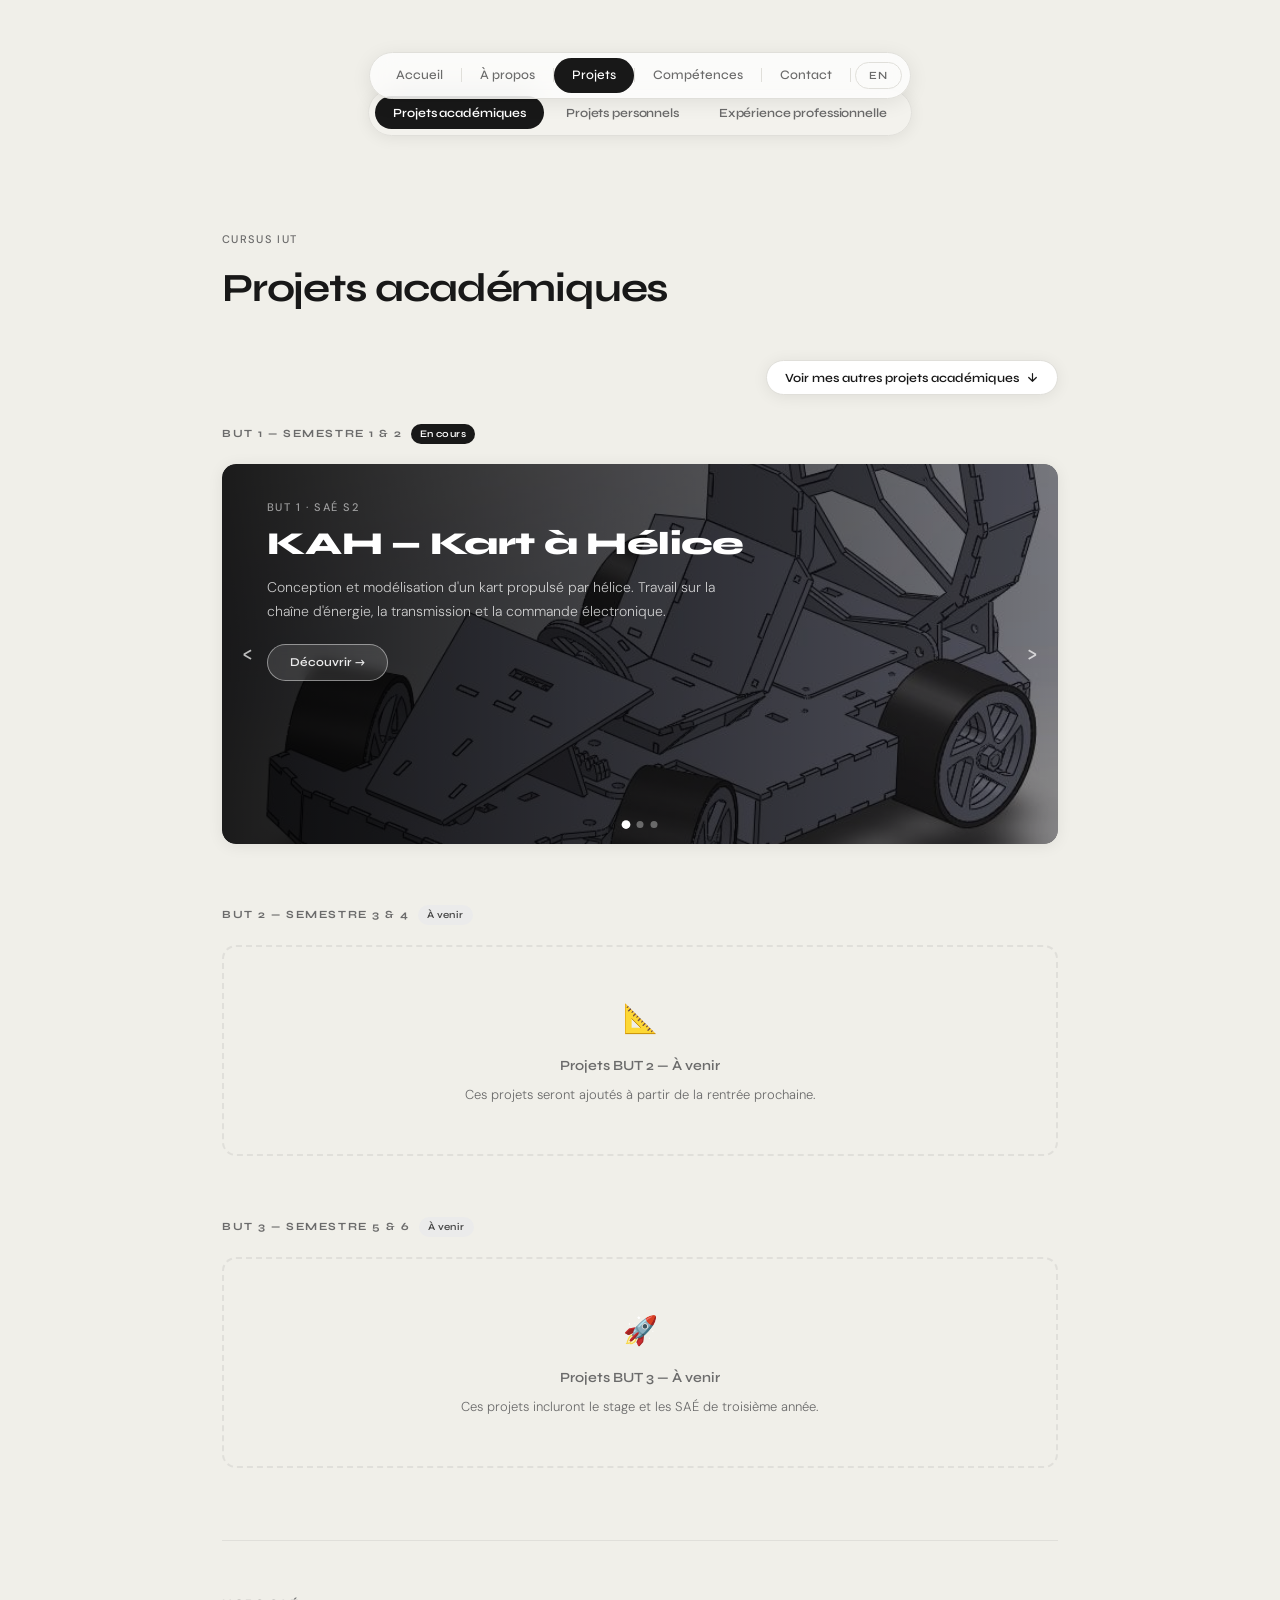
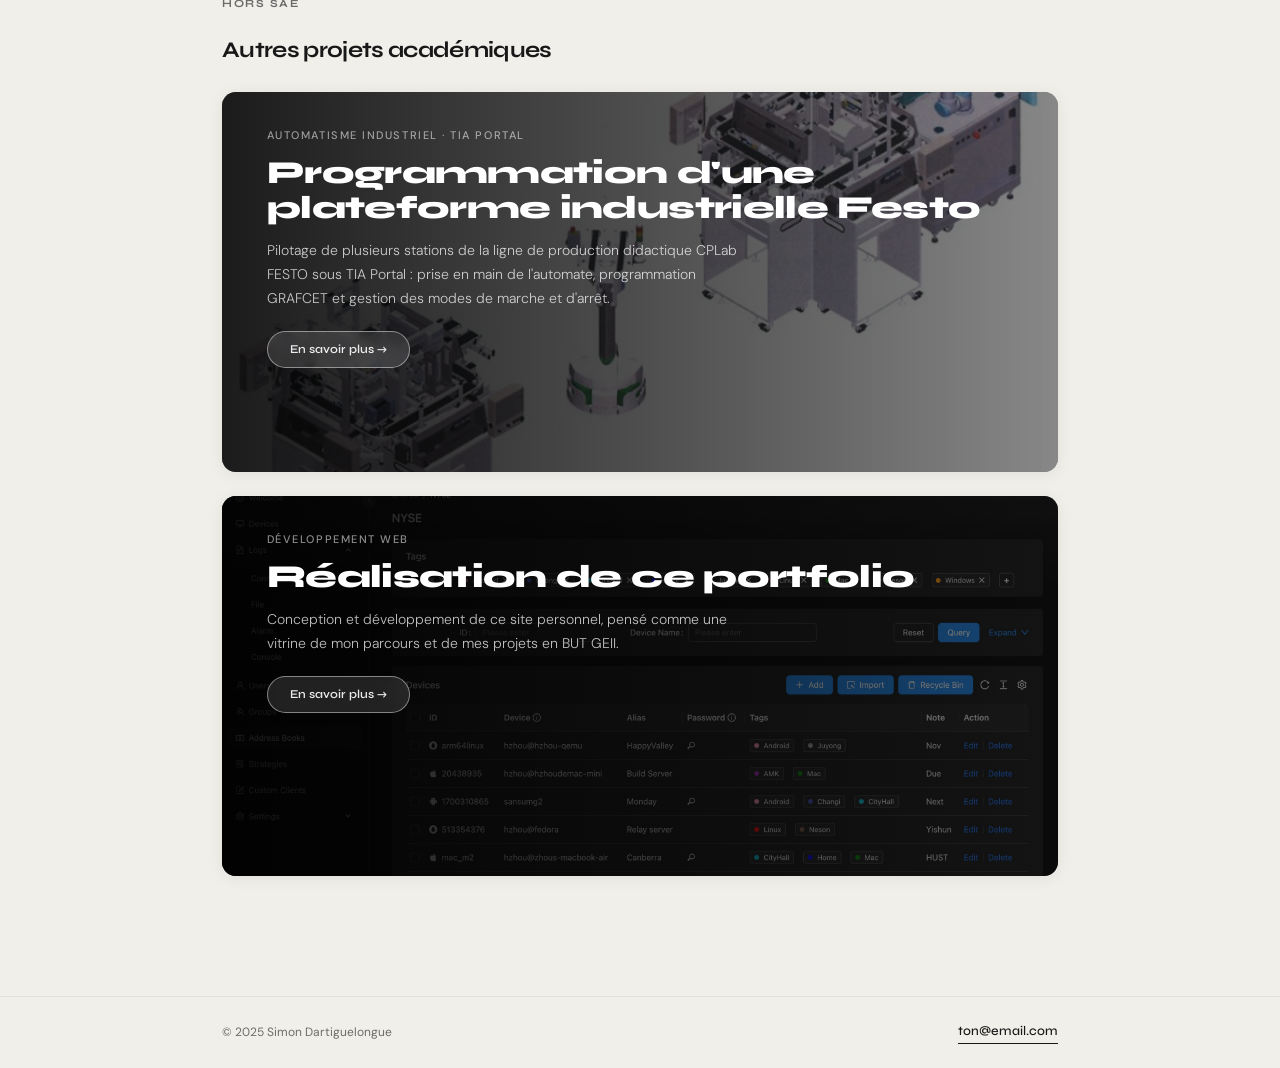
<file: projets.html>
<!DOCTYPE html>
<html lang="fr">
<head>
  <meta charset="UTF-8" />
  <meta name="viewport" content="width=device-width, initial-scale=1.0" />
  <title>Projets — Simon Dartiguelongue</title>
  <link href="https://fonts.googleapis.com/css2?family=Syne:wght@400;500;600;700;800&family=DM+Sans:wght@300;400;500&display=swap" rel="stylesheet" />
  <link rel="stylesheet" href="style.css" />
  <style>
    /* ── Placeholder "bientôt disponible" ───────────────────────── */
    .placeholder-zone {
      border: 2px dashed var(--border);
      border-radius: var(--radius);
      padding: 3rem 2rem;
      text-align: center;
      color: var(--text-muted);
      font-family: var(--font-body);
      font-size: 13px;
      font-weight: 300;
      line-height: 1.7;
    }
    .placeholder-zone .ph-icon {
      font-size: 28px;
      margin-bottom: 0.75rem;
    }
    .placeholder-zone .ph-title {
      font-family: var(--font-display);
      font-size: 14px;
      font-weight: 600;
      color: var(--text-muted);
      margin-bottom: 0.35rem;
    }

    /* ── Sous-sections académiques ───────────────────────────────── */
    .acad-section { margin-bottom: 3.5rem; }

    .acad-label {
      display: inline-flex;
      align-items: center;
      gap: 8px;
      font-family: var(--font-display);
      font-size: 11px;
      font-weight: 700;
      letter-spacing: 0.14em;
      text-transform: uppercase;
      color: var(--text-muted);
      margin-bottom: 1.25rem;
    }
    .acad-label .acad-badge {
      font-size: 10px;
      font-weight: 600;
      padding: 2px 9px;
      background: var(--tag-bg);
      color: var(--tag-text);
      border-radius: 20px;
      letter-spacing: 0.04em;
      text-transform: none;
    }
    .acad-label .acad-badge.active {
      background: var(--text-main);
      color: #fff;
    }

    /* ── Carrousel ───────────────────────────────────────────────── */
    .carousel-wrap {
      position: relative;
      width: 100%;
      border-radius: var(--radius);
      overflow: hidden;
      box-shadow: var(--shadow);
      user-select: none;
    }

    .carousel-track {
      display: flex;
      transition: transform 0.45s cubic-bezier(.4,0,.2,1);
    }

    .carousel-slide {
      flex: 0 0 100%;
      min-width: 100%;
      height: 380px;
      position: relative;
      display: flex;
      align-items: stretch;
      background: #1a1a1a;
      border-radius: var(--radius);
      overflow: hidden;
    }

    /* Image de fond */
    .carousel-slide .slide-bg {
      position: absolute;
      inset: 0;
      background-size: cover;
      background-position: center;
      opacity: 0.55;
      transition: opacity 0.4s;
    }
    .carousel-slide:hover .slide-bg { opacity: 0.65; }

    /* Overlay dégradé côté gauche */
    .carousel-slide::after {
      content: '';
      position: absolute;
      inset: 0;
      background: linear-gradient(
        90deg,
        rgba(0,0,0,0.82) 0%,
        rgba(0,0,0,0.45) 55%,
        rgba(0,0,0,0.10) 100%
      );
      pointer-events: none;
    }

    /* Contenu intérieur */
    .slide-inner {
      position: relative;
      z-index: 2;
      display: flex;
      align-items: flex-start;
      width: 100%;
      padding: 2.2rem 2.8rem 2.5rem 2.8rem;
    }

    .slide-left { flex: 1; min-width: 0; }

    .slide-meta {
      font-family: var(--font-body);
      font-size: 11px;
      font-weight: 500;
      letter-spacing: 0.14em;
      text-transform: uppercase;
      color: rgba(255,255,255,0.55);
      margin-bottom: 0.6rem;
    }

    .slide-title {
      font-family: var(--font-display);
      font-size: clamp(1.4rem, 3vw, 2rem);
      font-weight: 800;
      color: #fff;
      line-height: 1.1;
      margin-bottom: 0.9rem;
      letter-spacing: -0.02em;
    }

    .slide-desc {
      font-family: var(--font-body);
      font-size: 14px;
      font-weight: 300;
      color: rgba(255,255,255,0.75);
      line-height: 1.7;
      max-width: 480px;
    }

    .slide-tags {
      display: flex;
      flex-wrap: wrap;
      gap: 6px;
      margin-top: 1.1rem;
    }

    .slide-tag {
      font-size: 11px;
      font-weight: 500;
      padding: 3px 10px;
      background: rgba(255,255,255,0.12);
      color: rgba(255,255,255,0.85);
      border-radius: 20px;
      border: 1px solid rgba(255,255,255,0.18);
    }

    /* Contrôles intégrés dans la carte */
    .carousel-controls {
      display: none;
    }

    /* Flèches latérales — texte simple, sans bulle */
    .carousel-arrow {
      position: absolute;
      top: 50%;
      transform: translateY(-50%);
      z-index: 10;
      background: none;
      border: none;
      cursor: pointer;
      color: rgba(255,255,255,0.7);
      font-size: 22px;
      font-weight: 300;
      font-family: var(--font-display);
      letter-spacing: -0.02em;
      padding: 8px 12px;
      transition: color 0.2s, transform 0.15s;
      line-height: 1;
    }
    .carousel-arrow.prev { left: 8px; }
    .carousel-arrow.next { right: 8px; }
    .carousel-arrow:hover {
      color: #fff;
    }

    /* Bouton Découvrir — sous le texte de description */
    .slide-btn {
      font-family: var(--font-display);
      font-size: 12px;
      font-weight: 600;
      color: rgba(255,255,255,0.9);
      border: 1px solid rgba(255,255,255,0.45);
      border-radius: 50px;
      padding: 8px 22px;
      background: rgba(255,255,255,0.12);
      backdrop-filter: blur(6px);
      white-space: nowrap;
      transition: background 0.2s, border-color 0.2s;
      text-decoration: none;
      display: inline-block;
      margin-top: 1.25rem;
      cursor: pointer;
    }
    .slide-btn:hover {
      background: rgba(255,255,255,0.22);
      border-color: rgba(255,255,255,0.7);
    }

    /* Points indicateurs — en bas de la carte */
    .carousel-dots {
      position: absolute;
      bottom: 16px;
      left: 50%;
      transform: translateX(-50%);
      display: flex;
      gap: 7px;
      z-index: 10;
    }

    .carousel-dot {
      width: 7px;
      height: 7px;
      border-radius: 50%;
      background: rgba(255,255,255,0.35);
      cursor: pointer;
      transition: background 0.2s, transform 0.2s;
      border: none;
      padding: 0;
    }
    .carousel-dot.active {
      background: #fff;
      transform: scale(1.25);
    }

    /* ── Cartes statiques empilées (perso / autres acad.) ─────────── */
    .stack-wrap {
      display: flex;
      flex-direction: column;
      gap: 1.5rem;
    }

    .stack-wrap .carousel-slide {
      width: 100%;
      height: 380px; /* même hauteur que les cartes SAÉ, pour une dimension identique partout */
      flex: none; /* hors d'un track flex-row, on neutralise le flex-basis du carrousel */
      border-radius: var(--radius);
      box-shadow: var(--shadow);
    }

    @media (max-width: 640px) {
      .stack-wrap .carousel-slide { height: 440px; }
    }

    /* ── Bouton "voir mes autres projets académiques" ──────────────── */
    .jump-btn-row {
      display: flex;
      justify-content: flex-end;
      margin-bottom: 1.5rem;
    }

    .jump-btn {
      display: inline-flex;
      align-items: center;
      gap: 7px;
      font-family: var(--font-display);
      font-size: 12.5px;
      font-weight: 600;
      color: var(--text-main);
      background: var(--bg-card);
      border: 1px solid var(--border);
      border-radius: 50px;
      padding: 9px 18px;
      cursor: pointer;
      box-shadow: var(--shadow);
      transition: transform 0.2s, border-color 0.2s, background 0.2s;
    }
    .jump-btn:hover {
      transform: translateY(-2px);
      border-color: var(--text-main);
      background: var(--text-main);
      color: #fff;
    }
    .jump-btn svg { width: 13px; height: 13px; transition: transform 0.2s; }
    .jump-btn:hover svg { transform: translateY(2px); }

    /* ── Responsive ──────────────────────────────────────────────── */
    @media (max-width: 640px) {
      .carousel-slide { height: 440px; }
      .slide-inner { flex-direction: column; align-items: flex-start; padding: 2rem 1.5rem; }
      .slide-right { width: 100%; }
      .slide-btn { width: 100%; text-align: center; }
      .jump-btn-row { justify-content: flex-start; }
    }

    /* ════════════════════════════════════════════════════════════
       SOUS-NAVIGATION PROJETS — barre "pilule" rétractable, fixée
       sous la barre principale (collée pendant tout le scroll)
       ════════════════════════════════════════════════════════════ */
    .subnav-wrapper {
      position: fixed;
      left: 0;
      right: 0;
      top: 64px; /* valeur de repli, recalculée en JS sur la hauteur réelle du dock */
      z-index: 90;
      display: flex;
      justify-content: center;
      pointer-events: none; /* seule la pilule capte les events */
      transition: top 0.2s ease;
    }

    /* Cale le contenu de la page pour compenser le dock + la sous-nav,
       tous deux désormais hors du flux normal (fixed) */
    .inner-main {
      padding-top: 96px; /* recalculé en JS : hauteur dock + hauteur sous-nav + marge */
    }

    .subnav {
      pointer-events: all;
      display: flex;
      align-items: center;
      gap: 4px;
      background: rgba(244, 243, 238, 0.8);
      backdrop-filter: blur(10px);
      border: 1px solid var(--border);
      border-radius: 50px;
      box-shadow: var(--shadow);
      padding: 6px;
      margin-top: 10px;
      transition: padding 0.4s cubic-bezier(.4,0,.2,1),
                  gap 0.4s cubic-bezier(.4,0,.2,1),
                  width 0.4s cubic-bezier(.4,0,.2,1),
                  height 0.4s cubic-bezier(.4,0,.2,1),
                  transform 0.4s cubic-bezier(.4,0,.2,1);
      opacity: 0;
      transform: translateY(-14px);
    }

    .subnav.revealed {
      animation: subnavDrop 0.5s cubic-bezier(.34,1.56,.64,1) forwards;
    }
    @keyframes subnavDrop {
      0%   { opacity: 0; transform: translateY(-14px); }
      100% { opacity: 1; transform: translateY(0); }
    }

    /* État "collapsed" — la pilule devient une capsule fine et allongée,
       discrète, qui ne garde que le libellé de l'onglet actif */
    .subnav.collapsed {
      padding: 4px 5px;
      gap: 0;
      transform: scale(0.92) translateY(-2px);
    }

    .subnav-btn {
      position: relative;
      font-family: var(--font-display);
      font-size: 12.5px;
      font-weight: 600;
      letter-spacing: -0.01em;
      color: var(--text-muted);
      background: transparent;
      border: none;
      border-radius: 50px;
      padding: 9px 18px;
      cursor: pointer;
      white-space: nowrap;
      transition: color 0.25s, background 0.25s,
                  max-width 0.4s cubic-bezier(.4,0,.2,1),
                  padding 0.4s cubic-bezier(.4,0,.2,1),
                  font-size 0.4s cubic-bezier(.4,0,.2,1),
                  opacity 0.3s, margin 0.4s;
      max-width: 240px;
      overflow: hidden;
    }

    .subnav-btn.active {
      color: #fff;
      background: var(--text-main);
    }

    .subnav-btn:hover:not(.active) {
      color: var(--text-main);
      background: rgba(0,0,0,0.045);
    }

    /* Quand collapsed : les onglets inactifs disparaissent, l'onglet actif
       se réduit à une capsule allongée et fine (moins épaisse en hauteur) */
    .subnav.collapsed .subnav-btn {
      max-width: 0;
      padding: 5px 0;
      margin: 0;
      opacity: 0;
    }
    .subnav.collapsed .subnav-btn.active {
      max-width: 220px;
      padding: 5px 20px;
      font-size: 11px;
      opacity: 1;
    }

    @media (max-width: 640px) {
      .subnav-btn { font-size: 11.5px; padding: 8px 13px; }
      .subnav.collapsed .subnav-btn.active { padding: 5px 16px; font-size: 10.5px; }
    }

    /* ════════════════════════════════════════════════════════════
       PANNEAUX D'ONGLETS (académique / perso / pro) — même page
       ════════════════════════════════════════════════════════════ */
    .tab-panel { display: none; }
    .tab-panel.active {
      display: block;
      animation: tabFadeIn 0.35s ease;
    }
    @keyframes tabFadeIn {
      from { opacity: 0; transform: translateY(8px); }
      to   { opacity: 1; transform: translateY(0); }
    }

    /* ── Modal expérience pro (réutilise le pattern "comp-modal") ──── */
    .xp-modal {
      position: fixed;
      inset: 0;
      z-index: 1000;
      background: rgba(244, 243, 238, 0.65);
      backdrop-filter: blur(4px);
      display: flex;
      align-items: center;
      justify-content: center;
      opacity: 0;
      pointer-events: none;
      transition: opacity 0.25s ease;
      padding: 1.5rem;
    }
    .xp-modal.active {
      opacity: 1;
      pointer-events: all;
    }
    .xp-modal-content {
      background: var(--bg-card);
      border: 1px solid var(--border);
      border-radius: var(--radius);
      box-shadow: 0 30px 60px rgba(0,0,0,0.08);
      width: 100%;
      max-width: 720px;
      max-height: 85vh;
      overflow-y: auto;
      position: relative;
      transform: translateY(10px);
      transition: transform 0.25s ease;
      padding: 2.5rem;
    }
    .xp-modal.active .xp-modal-content {
      transform: translateY(0);
    }
    .xp-modal-close {
      position: absolute;
      top: 1.5rem;
      right: 1.5rem;
      background: transparent;
      border: none;
      font-size: 26px;
      color: var(--text-muted);
      cursor: pointer;
      line-height: 1;
      transition: color 0.2s;
    }
    .xp-modal-close:hover { color: var(--text-main); }
    .xp-modal-header {
      border-bottom: 1px solid var(--border);
      padding-bottom: 1.25rem;
      margin-bottom: 1.75rem;
    }
    .xp-modal-eyebrow {
      font-family: var(--font-body);
      font-size: 11px;
      font-weight: 500;
      letter-spacing: 0.12em;
      text-transform: uppercase;
      color: var(--text-muted);
      margin-bottom: 0.4rem;
      display: block;
    }
    .xp-modal-title {
      font-family: var(--font-display);
      font-size: 22px;
      font-weight: 700;
      color: var(--text-main);
      letter-spacing: -0.02em;
    }
    .xp-modal-body {
      font-family: var(--font-body);
      font-size: 14.5px;
      color: var(--text-muted);
      line-height: 1.8;
    }
    .xp-modal-body p { margin: 0 0 1rem 0; }
    .xp-modal-body p:last-child { margin-bottom: 0; }
    .xp-modal-body ul { margin: 0.75rem 0 1rem 1.25rem; padding: 0; }
    .xp-modal-body li { margin-bottom: 0.5rem; }
    .xp-modal-body strong { color: var(--text-main); font-weight: 500; }

    /* Figures intégrées dans les modals (photos + légende) */
    .modal-figure {
      margin: 1.1rem 0 1.5rem 0;
    }
    .modal-figure img {
      width: 100%;
      display: block;
      border-radius: calc(var(--radius) - 4px);
      box-shadow: var(--shadow);
      background: #ececec; /* visible tant que la photo n'est pas encore fournie */
    }
    .modal-figure-caption {
      display: block;
      margin-top: 0.6rem;
      font-family: var(--font-body);
      font-size: 12px;
      font-style: italic;
      color: var(--text-muted);
      line-height: 1.6;
    }
  </style>
</head>
<body class="page-inner">

  <div class="dock-wrapper">
    <nav class="dock" id="dock">
      <a href="index.html"       class="dock-link"        data-fr="Accueil"      data-en="Home">Accueil</a>
      <span class="dock-sep"></span>
      <a href="apropos.html"     class="dock-link"        data-fr="À propos"     data-en="About">À propos</a>
      <span class="dock-sep"></span>
      <a href="projets.html"     class="dock-link active" data-fr="Projets"      data-en="Projects">Projets</a>
      <span class="dock-sep"></span>
      <a href="competences.html" class="dock-link"        data-fr="Compétences"  data-en="Skills">Compétences</a>
      <span class="dock-sep"></span>
      <a href="contact.html"     class="dock-link"        data-fr="Contact"      data-en="Contact">Contact</a>
      <span class="dock-sep"></span>
      <button class="lang-btn" id="langBtn" onclick="toggleLang()">EN</button>
    </nav>
  </div>

  <div class="subnav-wrapper">
    <nav class="subnav" id="projSubnav">
      <button class="subnav-btn active" data-tab="academique" data-fr="Projets académiques" data-en="Academic projects"><span class="full">Projets académiques</span></button>
      <button class="subnav-btn" data-tab="perso" data-fr="Projets personnels" data-en="Personal projects"><span class="full">Projets personnels</span></button>
      <button class="subnav-btn" data-tab="pro" data-fr="Expérience professionnelle" data-en="Professional experience"><span class="full">Expérience professionnelle</span></button>
    </nav>
  </div>

  <main class="inner-main">
    <div class="wrapper">

      <!-- ════════════════════════════════════════════════════════
           ONGLET 1 — PROJETS ACADÉMIQUES
           ════════════════════════════════════════════════════════ -->
      <section class="tab-panel active" id="panel-academique">

        <p class="section-label anim-1" data-fr="Cursus IUT" data-en="IUT coursework">Cursus IUT</p>
        <h2 class="section-title anim-2" data-fr="Projets académiques" data-en="Academic projects">Projets académiques</h2>

        <div class="jump-btn-row">
          <button class="jump-btn" id="jumpOtherAcad" data-fr="Voir mes autres projets académiques" data-en="See my other academic projects">
            <span data-fr="Voir mes autres projets académiques" data-en="See my other academic projects">Voir mes autres projets académiques</span>
            <svg viewBox="0 0 24 24" fill="none" stroke="currentColor" stroke-width="2.2" stroke-linecap="round" stroke-linejoin="round"><path d="M12 5v14M5 12l7 7 7-7"/></svg>
          </button>
        </div>

        <!-- BUT 1 — actif, carrousel SAÉ -->
        <div class="acad-section card-stagger">
          <div class="acad-label">
            <span data-fr="BUT 1 — Semestre 1 &amp; 2" data-en="BUT 1 — Semester 1 &amp; 2">BUT 1 — Semestre 1 &amp; 2</span>
            <span class="acad-badge active" data-fr="En cours" data-en="Ongoing">En cours</span>
          </div>

          <div class="carousel-wrap" id="carousel">
            <div class="carousel-track" id="carouselTrack">

              <!-- Slide KAH -->
              <div class="carousel-slide">
                <div class="slide-bg" style="background-image: url('img/kah.jpg');"></div>
                <div class="slide-inner">
                  <div class="slide-left">
                    <div class="slide-meta"
                         data-fr="BUT 1 · SAÉ S2"
                         data-en="BUT 1 · SAÉ S2">
                      BUT 1 · SAÉ S2
                    </div>
                    <div class="slide-title"
                         data-fr="KAH — Kart à Hélice"
                         data-en="KAH — Propeller Kart">
                      KAH — Kart à Hélice
                    </div>
                    <p class="slide-desc"
                       data-fr="Conception et modélisation d'un kart propulsé par hélice. Travail sur la chaîne d'énergie, la transmission et la commande électronique."
                       data-en="Design and modelling of a propeller-driven kart. Work on the energy chain, transmission and electronic control.">
                      Conception et modélisation d'un kart propulsé par hélice. Travail sur la chaîne d'énergie, la transmission et la commande électronique.
                    </p>
                    <a href="projet-kah.html" class="slide-btn discover-btn"
                       data-fr="Découvrir →" data-en="Discover →">Découvrir →</a>
                  </div>
                </div>
              </div>

              <!-- Slide TDB -->
              <div class="carousel-slide">
                <div class="slide-bg" style="background-image: url('img/tdb.jpg');"></div>
                <div class="slide-inner">
                  <div class="slide-left">
                    <div class="slide-meta"
                         data-fr="BUT 1 · SAÉ S1"
                         data-en="BUT 1 · SAÉ S1">
                      BUT 1 · SAÉ S1
                    </div>
                    <div class="slide-title"
                         data-fr="TDB — Thermomètre de Bain"
                         data-en="TDB — Bath Thermometer">
                      TDB — Thermomètre de Bain
                    </div>
                    <p class="slide-desc"
                       data-fr="Conception d'un thermomètre électronique pour bain de bébé. Schématique, routage PCB et validation des mesures analogiques."
                       data-en="Design of an electronic thermometer for baby baths. Schematic, PCB routing and analogue measurement validation.">
                      Conception d'un thermomètre électronique pour bain de bébé. Schématique, routage PCB et validation des mesures analogiques.
                    </p>
                    <a href="projet-tdb.html" class="slide-btn discover-btn"
                       data-fr="Découvrir →" data-en="Discover →">Découvrir →</a>
                  </div>
                </div>
              </div>

              <!-- Slide SLR -->
              <div class="carousel-slide">
                <div class="slide-bg" style="background-image: url('img/slr.jpg');"></div>
                <div class="slide-inner">
                  <div class="slide-left">
                    <div class="slide-meta"
                         data-fr="BUT 1 · SAÉ S1"
                         data-en="BUT 1 · SAÉ S1">
                      BUT 1 · SAÉ S1
                    </div>
                    <div class="slide-title"
                         data-fr="SLR — Son et Lumière Rafale"
                         data-en="SLR — Sound and Light Burst">
                      SLR — Son et Lumière Rafale
                    </div>
                    <p class="slide-desc"
                       data-fr="Système son et lumière synchronisé inspiré du guidage d'avions sur pont d'envol. Programmation et gestion des signaux lumineux et sonores."
                       data-en="Synchronised sound and light system inspired by aircraft guidance on a flight deck. Programming and management of light and sound signals.">
                      Système son et lumière synchronisé inspiré du guidage d'avions sur pont d'envol. Programmation et gestion des signaux lumineux et sonores.
                    </p>
                    <a href="projet-slr.html" class="slide-btn discover-btn"
                       data-fr="Découvrir →" data-en="Discover →">Découvrir →</a>
                  </div>
                </div>
              </div>

            </div><!-- /track -->

            <!-- Dots -->
            <div class="carousel-dots" id="carouselDots">
              <button class="carousel-dot active" data-index="0" aria-label="Slide 1"></button>
              <button class="carousel-dot"        data-index="1" aria-label="Slide 2"></button>
              <button class="carousel-dot"        data-index="2" aria-label="Slide 3"></button>
            </div>

            <!-- Flèches dans la carte -->
            <button class="carousel-arrow prev" id="prevBtn" aria-label="Précédent">&lt;</button>
            <button class="carousel-arrow next" id="nextBtn" aria-label="Suivant">&gt;</button>

          </div><!-- /carousel-wrap -->

          <!-- Espace vide (contrôles désormais dans la carte) -->
          <div class="carousel-controls"></div>
        </div>

        <!-- BUT 2 — placeholder -->
        <div class="acad-section card-stagger">
          <div class="acad-label">
            <span data-fr="BUT 2 — Semestre 3 &amp; 4" data-en="BUT 2 — Semester 3 &amp; 4">BUT 2 — Semestre 3 &amp; 4</span>
            <span class="acad-badge" data-fr="À venir" data-en="Coming soon">À venir</span>
          </div>
          <div class="placeholder-zone">
            <div class="ph-icon">📐</div>
            <div class="ph-title"
                 data-fr="Projets BUT 2 — À venir"
                 data-en="BUT 2 projects — Coming soon">
              Projets BUT 2 — À venir
            </div>
            <span data-fr="Ces projets seront ajoutés à partir de la rentrée prochaine."
                  data-en="These projects will be added from next academic year.">
              Ces projets seront ajoutés à partir de la rentrée prochaine.
            </span>
          </div>
        </div>

        <!-- BUT 3 — placeholder -->
        <div class="acad-section card-stagger">
          <div class="acad-label">
            <span data-fr="BUT 3 — Semestre 5 &amp; 6" data-en="BUT 3 — Semester 5 &amp; 6">BUT 3 — Semestre 5 &amp; 6</span>
            <span class="acad-badge" data-fr="À venir" data-en="Coming soon">À venir</span>
          </div>
          <div class="placeholder-zone">
            <div class="ph-icon">🚀</div>
            <div class="ph-title"
                 data-fr="Projets BUT 3 — À venir"
                 data-en="BUT 3 projects — Coming soon">
              Projets BUT 3 — À venir
            </div>
            <span data-fr="Ces projets incluront le stage et les SAÉ de troisième année."
                  data-en="These projects will include the internship and third-year SAÉ.">
              Ces projets incluront le stage et les SAÉ de troisième année.
            </span>
          </div>
        </div>

        <!-- Autres projets académiques -->
        <div class="acad-section card-stagger" id="autresAcad" style="margin-top: 4.5rem; padding-top: 3rem; border-top: 1px solid var(--border);">
          <div class="acad-label">
            <span data-fr="Hors SAÉ" data-en="Outside SAÉ">Hors SAÉ</span>
          </div>
          <h3 class="section-title" style="font-size: 1.4rem; margin-bottom: 1.5rem;"
              data-fr="Autres projets académiques" data-en="Other academic projects">
            Autres projets académiques
          </h3>

          <div class="stack-wrap">

            <!-- Slide Plateforme industrielle Festo -->
            <div class="carousel-slide">
              <div class="slide-bg" style="background-image: url('img/festo-cplab-general.jpg');"></div>
              <div class="slide-inner">
                <div class="slide-left">
                  <div class="slide-meta" data-fr="Automatisme industriel · TIA Portal" data-en="Industrial automation · TIA Portal">Automatisme industriel · TIA Portal</div>
                  <div class="slide-title"
                       data-fr="Programmation d'une plateforme industrielle Festo"
                       data-en="Programming an industrial Festo platform">
                    Programmation d'une plateforme industrielle Festo
                  </div>
                  <p class="slide-desc"
                     data-fr="Pilotage de plusieurs stations de la ligne de production didactique CPLab FESTO sous TIA Portal : prise en main de l'automate, programmation GRAFCET et gestion des modes de marche et d'arrêt."
                     data-en="Driving several stations of the CPLab FESTO didactic production line under TIA Portal: PLC onboarding, GRAFCET programming and operating mode management.">
                    Pilotage de plusieurs stations de la ligne de production didactique CPLab FESTO sous TIA Portal : prise en main de l'automate, programmation GRAFCET et gestion des modes de marche et d'arrêt.
                  </p>
                  <span class="slide-btn xp-open-btn" data-modal="modalFesto"
                        data-fr="En savoir plus →" data-en="Learn more →">En savoir plus →</span>
                </div>
              </div>
            </div>

            <!-- Slide Portfolio -->
            <div class="carousel-slide">
              <div class="slide-bg" style="background-image: url('img/portfolio.jpg');"></div>
              <div class="slide-inner">
                <div class="slide-left">
                  <div class="slide-meta" data-fr="Développement web" data-en="Web development">Développement web</div>
                  <div class="slide-title"
                       data-fr="Réalisation de ce portfolio"
                       data-en="Building this portfolio">
                    Réalisation de ce portfolio
                  </div>
                  <p class="slide-desc"
                     data-fr="Conception et développement de ce site personnel, pensé comme une vitrine de mon parcours et de mes projets en BUT GEII."
                     data-en="Design and development of this personal website, built to showcase my journey and projects throughout the BUT GEII programme.">
                    Conception et développement de ce site personnel, pensé comme une vitrine de mon parcours et de mes projets en BUT GEII.
                  </p>
                  <span class="slide-btn xp-open-btn" data-modal="modalPortfolio"
                        data-fr="En savoir plus →" data-en="Learn more →">En savoir plus →</span>
                </div>
              </div>
            </div>

          </div>
        </div>

        <!-- Modal — Plateforme industrielle Festo -->
        <div id="modalFesto" class="xp-modal" onclick="closeXpModalOnBackdrop(event)">
          <div class="xp-modal-content">
            <button class="xp-modal-close" onclick="closeXpModal('modalFesto')">&times;</button>
            <div class="xp-modal-header">
              <span class="xp-modal-eyebrow" data-fr="Automatisme industriel · IUT Bordeaux GEII" data-en="Industrial automation · IUT Bordeaux GEII">Automatisme industriel · IUT Bordeaux GEII</span>
              <h3 class="xp-modal-title" data-fr="Programmation d'une plateforme industrielle Festo" data-en="Programming an industrial Festo platform">Programmation d'une plateforme industrielle Festo</h3>
            </div>
            <div class="xp-modal-body">

              <p data-fr="La plateforme CPLab FESTO est une ligne de production didactique qui simule un processus industriel réel d'assemblage de coques plastiques encapsulant des dispositifs électroniques. Les pièces sont transportées sur des palettes le long de convoyeurs, chaque station réalisant une tâche précise (stockage, dépose, pressage, étiquetage), avec une identification de chaque pièce assurée par une puce RFID intégrée au porte-palette. Les trois TP suivants, réalisés au fil des semestres du BUT GEII, m'ont permis de programmer plusieurs de ces stations sous l'environnement TIA Portal de Siemens."
                 data-en="The CPLab FESTO platform is a didactic production line simulating a real industrial process: assembling plastic shells encapsulating electronic devices. Parts travel on pallets along conveyors, each station performing a precise task (storage, deposit, pressing, labelling), with each part identified via an RFID chip on its pallet carrier. The three lab sessions below, carried out across BUT GEII semesters, let me program several of these stations under Siemens' TIA Portal environment.">
                La plateforme CPLab FESTO est une ligne de production didactique qui simule un processus industriel réel d'assemblage de coques plastiques encapsulant des dispositifs électroniques. Les pièces sont transportées sur des palettes le long de convoyeurs, chaque station réalisant une tâche précise (stockage, dépose, pressage, étiquetage), avec une identification de chaque pièce assurée par une puce RFID intégrée au porte-palette. Les trois TP suivants, réalisés au fil des semestres du BUT GEII, m'ont permis de programmer plusieurs de ces stations sous l'environnement TIA Portal de Siemens.
              </p>

              <p style="margin-top:1.75rem;">
                <strong data-fr="TP1 — Prise en main de TIA Portal et pilotage d'une unité de transfert (Semestre 1)" data-en="Lab 1 — TIA Portal onboarding and conveyor unit control (Semester 1)">TP1 — Prise en main de TIA Portal et pilotage d'une unité de transfert (Semestre 1)</strong>
              </p>
              <p data-fr="Ce premier TP, réalisé avec Léo Kauss sur l'automate PLCIDRILL, posait les bases de la programmation d'automates industriels. À partir d'un cahier des charges, nous avons conçu un GRAFCET décrivant le pilotage d'un convoyeur (détection de pièce, démarrage, blocage par une butée temporisée, arrêt en fin de course), puis l'avons implémenté successivement dans quatre langages disponibles sous TIA Portal : le LADDER (logique à contacts), le SFC/GRAPH (représentation séquentielle proche du GRAFCET), le SCL (langage textuel structuré proche de Python) et enfin une version LADDER enrichie d'une base de données et de blocs MOVE. Le cahier des charges a ensuite évolué pour intégrer un bouton reset, un arrêt d'urgence, un compteur de cycles et deux modes de fonctionnement (manuel et automatique). Ce TP m'a permis de comparer concrètement plusieurs approches de programmation d'un même comportement séquentiel."
                 data-en="This first lab, carried out with Léo Kauss on the PLCIDRILL controller, laid the groundwork for industrial PLC programming. From a set of specifications, we designed a GRAFCET describing conveyor control (part detection, start-up, timed stop at a guard, end-of-line stop), then implemented it successively in four languages available under TIA Portal: LADDER (relay logic), SFC/GRAPH (sequential representation close to GRAFCET), SCL (structured text close to Python), and finally an enhanced LADDER version using a database and MOVE blocks. The specifications then evolved to include a reset button, an emergency stop, a cycle counter and two operating modes (manual and automatic). This lab let me compare several programming approaches for the same sequential behaviour.">
                Ce premier TP, réalisé avec Léo Kauss sur l'automate PLCIDRILL, posait les bases de la programmation d'automates industriels. À partir d'un cahier des charges, nous avons conçu un GRAFCET décrivant le pilotage d'un convoyeur (détection de pièce, démarrage, blocage par une butée temporisée, arrêt en fin de course), puis l'avons implémenté successivement dans quatre langages disponibles sous TIA Portal : le LADDER (logique à contacts), le SFC/GRAPH (représentation séquentielle proche du GRAFCET), le SCL (langage textuel structuré proche de Python) et enfin une version LADDER enrichie d'une base de données et de blocs MOVE. Le cahier des charges a ensuite évolué pour intégrer un bouton reset, un arrêt d'urgence, un compteur de cycles et deux modes de fonctionnement (manuel et automatique). Ce TP m'a permis de comparer concrètement plusieurs approches de programmation d'un même comportement séquentiel.
              </p>

              <!-- FIGURE 1/3 -->
              <div class="modal-figure">
                <img src="img/festo-convoyeur.jpg" alt="Station convoyeur de la plateforme Festo" />
                <span class="modal-figure-caption" data-fr="Station de transfert (convoyeur) pilotée lors du TP1 : détection de pièce, démarrage, blocage temporisé, arrêt en fin de course." data-en="Transfer station (conveyor) controlled during Lab 1: part detection, start-up, timed stop, end-of-line stop.">Station de transfert (convoyeur) pilotée lors du TP1 : détection de pièce, démarrage, blocage temporisé, arrêt en fin de course.</span>
              </div>

              <p style="margin-top:1.75rem;">
                <strong data-fr="TP2 — Pilotage de la station de presse pneumatique (Semestre 2)" data-en="Lab 2 — Pneumatic press station control (Semester 2)">TP2 — Pilotage de la station de presse pneumatique (Semestre 2)</strong>
              </p>
              <p data-fr="Ce TP portait sur l'analyse et le pilotage d'une station chargée de clipser deux coques plastiques l'une sur l'autre à l'aide d'un vérin pneumatique double effet. Après une étude des capteurs (détecteur optique à barrière, capteurs magnétiques de position) et du schéma pneumatique (distributeur 5/2 bistable), nous avons établi puis programmé en langage GRAPH un GRAFCET de production normale gérant le convoyage de la palette, la détection de la coque, le pressage temporisé et l'évacuation. La station a ensuite été enrichie d'un GRAFCET de conduite gérant l'arrêt d'urgence et les modes Auto/Manu, avec une cohérence inter-GRAFCET assurée par les propriétés X41/¬X41 des blocs de données."
                 data-en="This lab covered the analysis and control of a station that clips two plastic shells together using a double-acting pneumatic cylinder. After studying the sensors (optical barrier detector, magnetic position sensors) and the pneumatic diagram (5/2 bistable valve), we built and programmed in GRAPH language a normal-production GRAFCET handling pallet conveying, shell detection, timed pressing and evacuation. The station was then extended with a supervisory GRAFCET managing the emergency stop and Auto/Manual modes, with inter-GRAFCET consistency ensured via the X41/¬X41 data block properties.">
                Ce TP portait sur l'analyse et le pilotage d'une station chargée de clipser deux coques plastiques l'une sur l'autre à l'aide d'un vérin pneumatique double effet. Après une étude des capteurs (détecteur optique à barrière, capteurs magnétiques de position) et du schéma pneumatique (distributeur 5/2 bistable), nous avons établi puis programmé en langage GRAPH un GRAFCET de production normale gérant le convoyage de la palette, la détection de la coque, le pressage temporisé et l'évacuation. La station a ensuite été enrichie d'un GRAFCET de conduite gérant l'arrêt d'urgence et les modes Auto/Manu, avec une cohérence inter-GRAFCET assurée par les propriétés X41/¬X41 des blocs de données.
              </p>

              <!-- FIGURE 2/3 -->
              <div class="modal-figure">
                <img src="img/festo-presse-pneumatique.jpg" alt="Station de presse pneumatique de la plateforme Festo" />
                <span class="modal-figure-caption" data-fr="Station de presse pneumatique pilotée lors du TP2 : le vérin double effet clipse les deux coques de la palette." data-en="Pneumatic press station controlled during Lab 2: the double-acting cylinder clips the pallet's two shells together.">Station de presse pneumatique pilotée lors du TP2 : le vérin double effet clipse les deux coques de la palette.</span>
              </div>

              <p style="margin-top:1.75rem;">
                <strong data-fr="TP3 — GEMMA et pilotage de la station MACBACK (Semestre 2)" data-en="Lab 3 — GEMMA and MACBACK station control (Semester 2)">TP3 — GEMMA et pilotage de la station MACBACK (Semestre 2)</strong>
              </p>
              <p data-fr="Ce dernier TP visait à piloter la station MACBACK, chargée de déposer automatiquement une coque du dessus sur une palette munie de sa coque du dessous. Après une étude des capteurs à fibre optique et des deux vérins pneumatiques (levage et séparateur de pièces), j'ai réalisé l'étude complète des modes de marche et d'arrêt selon la méthode GEMMA, à partir d'un cahier des charges intégrant un arrêt d'urgence verrouillant une unité anti-chute de sécurité. Cette analyse a ensuite été traduite en GRAFCETs de sécurité, de conduite et de production normale sous TIA Portal, avec les mêmes principes de cohérence inter-GRAFCET que pour le TP2. Ce TP a constitué une montée en compétence par rapport aux précédents, en combinant analyse de sécurité, méthode GEMMA et architecture modulaire de programmation."
                 data-en="This final lab aimed at controlling the MACBACK station, which automatically deposits a top shell onto a pallet already carrying its bottom shell. After studying the fibre-optic sensors and the two pneumatic cylinders (lifting and part separator), I carried out a full study of operating and stopping modes using the GEMMA method, based on specifications including an emergency stop that locks a fall-prevention safety unit. This analysis was then translated into safety, supervisory and normal-production GRAFCETs under TIA Portal, following the same inter-GRAFCET consistency principles as in Lab 2. This lab represented a step up in complexity compared to the previous ones, combining safety analysis, the GEMMA method and a modular programming architecture.">
                Ce dernier TP visait à piloter la station MACBACK, chargée de déposer automatiquement une coque du dessus sur une palette munie de sa coque du dessous. Après une étude des capteurs à fibre optique et des deux vérins pneumatiques (levage et séparateur de pièces), j'ai réalisé l'étude complète des modes de marche et d'arrêt selon la méthode GEMMA, à partir d'un cahier des charges intégrant un arrêt d'urgence verrouillant une unité anti-chute de sécurité. Cette analyse a ensuite été traduite en GRAFCETs de sécurité, de conduite et de production normale sous TIA Portal, avec les mêmes principes de cohérence inter-GRAFCET que pour le TP2. Ce TP a constitué une montée en compétence par rapport aux précédents, en combinant analyse de sécurité, méthode GEMMA et architecture modulaire de programmation.
              </p>

              <!-- FIGURE 3/3 -->
              <div class="modal-figure">
                <img src="img/festo-macback.jpg" alt="Station MACBACK de dépose de coque du dessus" />
                <span class="modal-figure-caption" data-fr="Station MACBACK pilotée lors du TP3, pour la dépose automatique d'une coque du dessus sur la palette." data-en="MACBACK station controlled during Lab 3, for automatic deposit of a top shell onto the pallet.">Station MACBACK pilotée lors du TP3, pour la dépose automatique d'une coque du dessus sur la palette.</span>
              </div>

            </div>
          </div>
        </div>

        <!-- Modal — Portfolio -->
        <div id="modalPortfolio" class="xp-modal" onclick="closeXpModalOnBackdrop(event)">
          <div class="xp-modal-content">
            <button class="xp-modal-close" onclick="closeXpModal('modalPortfolio')">&times;</button>
            <div class="xp-modal-header">
              <span class="xp-modal-eyebrow" data-fr="Développement web" data-en="Web development">Développement web</span>
              <h3 class="xp-modal-title" data-fr="Réalisation de ce portfolio" data-en="Building this portfolio">Réalisation de ce portfolio</h3>
            </div>
            <div class="xp-modal-body">
              <p data-fr="Ce portfolio présente mon parcours en BUT GEII à l'IUT de Bordeaux : les projets académiques réalisés chaque semestre (SAÉ SLR, TDB, KAH), mes projets personnels (montage de PC, hébergement de serveur), et mes expériences professionnelles saisonnières. Une page compétences détaille les savoir-faire développés à travers ces projets — conception électronique, vérification, automatisme, développement web — en les organisant selon les deux familles Concevoir et Vérifier du référentiel BUT GEII. L'ensemble est pensé pour qu'un visiteur puisse naviguer librement entre un aperçu rapide (cartes carrousel) et le détail complet de chaque projet (pages dédiées avec figures, schémas et livrables PDF)."
                 data-en="This portfolio showcases my journey through the BUT GEII programme at IUT Bordeaux: the academic projects completed each semester (SLR, TDB, KAH SAÉs), personal projects (PC building, server hosting), and seasonal professional experience. A skills page details the know-how developed through these projects — electronics design, verification, automation, web development — organised around the two BUT GEII competency families, Design and Verify. The whole site is designed so that a visitor — recruiter, lecturer or peer — can freely navigate between a quick overview (carousel cards) and the full detail of each project (dedicated pages with figures, diagrams and PDF deliverables).">
                Ce portfolio présente mon parcours en BUT GEII à l'IUT de Bordeaux : les projets académiques réalisés chaque semestre (SAÉ SLR, TDB, KAH), mes projets personnels (montage de PC, hébergement de serveur), et mes expériences professionnelles saisonnières. Une page compétences détaille les savoir-faire développés à travers ces projets — conception électronique, vérification, automatisme, développement web — en les organisant selon les deux familles Concevoir et Vérifier du référentiel BUT GEII. L'ensemble est pensé pour qu'un visiteur puisse naviguer librement entre un aperçu rapide (cartes carrousel) et le détail complet de chaque projet (pages dédiées avec figures, schémas et livrables PDF).
              </p>
              <p data-fr="Le site a été conçu et développé entièrement à la main, en HTML, CSS et JavaScript vanilla, sans framework ni outil de génération. Le design repose sur un système de variables CSS (couleurs, typographie, rayons, ombres) qui garantit une cohérence visuelle entre les pages. L'architecture est modulaire : un composant dock de navigation partagé, des cartes carrousel réutilisables, et des modals pour les contenus détaillés. L'accent a été mis sur la lisibilité et l'animation discrète — apparition progressive des sections, pilule de sous-navigation rétractable — plutôt que sur l'accumulation de bibliothèques externes."
                 data-en="The site was designed and developed entirely by hand in HTML, CSS and vanilla JavaScript, with no framework or generation tool. The design relies on a CSS variable system (colours, typography, radii, shadows) that ensures visual consistency across pages. The architecture is modular: a shared navigation dock component, reusable carousel cards, and modals for detailed content. The emphasis was on legibility and subtle animation — progressive section appearance, a collapsible sub-navigation pill — rather than loading up on external libraries.">
                Le site a été conçu et développé entièrement à la main, en HTML, CSS et JavaScript vanilla, sans framework ni outil de génération. Le design repose sur un système de variables CSS (couleurs, typographie, rayons, ombres) qui garantit une cohérence visuelle entre les pages. L'architecture est modulaire : un composant dock de navigation partagé, des cartes carrousel réutilisables, et des modals pour les contenus détaillés. L'accent a été mis sur la lisibilité et l'animation discrète — apparition progressive des sections, pilule de sous-navigation rétractable — plutôt que sur l'accumulation de bibliothèques externes.
              </p>
            </div>
          </div>
        </div>


      </section>

      <!-- ════════════════════════════════════════════════════════
           ONGLET 2 — PROJETS PERSONNELS
           ════════════════════════════════════════════════════════ -->
      <section class="tab-panel" id="panel-perso">

        <p class="section-label anim-1" data-fr="Hors cursus" data-en="Personal work">Hors cursus</p>
        <h2 class="section-title anim-2" data-fr="Projets personnels" data-en="Personal projects">Projets personnels</h2>

        <div class="stack-wrap card-stagger">

          <!-- Slide Montage PC -->
          <div class="carousel-slide">
            <div class="slide-bg" style="background-image: url('img/montage-pc.jpg');"></div>
            <div class="slide-inner">
              <div class="slide-left">
                <div class="slide-meta" data-fr="Hardware" data-en="Hardware">Hardware</div>
                <div class="slide-title"
                     data-fr="Montage de tours de PC"
                     data-en="PC tower building">
                  Montage de tours de PC
                </div>
                <p class="slide-desc"
                   data-fr="Choix des composants, assemblage et optimisation : plusieurs configurations montées de A à Z, en fonction d'un budget et d'un usage donnés."
                   data-en="Component selection, assembly and optimisation: several builds put together from scratch, tailored to a given budget and use case.">
                  Choix des composants, assemblage et optimisation : plusieurs configurations montées de A à Z, en fonction d'un budget et d'un usage donnés.
                </p>
                <span class="slide-btn xp-open-btn" data-modal="modalMontagePC"
                      data-fr="En savoir plus →" data-en="Learn more →">En savoir plus →</span>
              </div>
            </div>
          </div>

          <!-- Slide Hébergement serveur -->
          <div class="carousel-slide">
            <div class="slide-bg" style="background-image: url('img/serveur-jeux.jpg');"></div>
            <div class="slide-inner">
              <div class="slide-left">
                <div class="slide-meta" data-fr="Auto-hébergement" data-en="Self-hosting">Auto-hébergement</div>
                <div class="slide-title"
                     data-fr="Hébergement d'un serveur de jeux en ligne"
                     data-en="Hosting an online game server">
                  Hébergement d'un serveur de jeux en ligne
                </div>
                <p class="slide-desc"
                   data-fr="Mise en place et administration, sur ma propre machine, d'un serveur de jeu permettant à d'autres joueurs de s'y connecter."
                   data-en="Setting up and administering, on my own machine, a game server that other players can connect to.">
                  Mise en place et administration, sur ma propre machine, d'un serveur de jeu permettant à d'autres joueurs de s'y connecter.
                </p>
                <span class="slide-btn xp-open-btn" data-modal="modalServeurJeux"
                      data-fr="En savoir plus →" data-en="Learn more →">En savoir plus →</span>
              </div>
            </div>
          </div>

        </div>

        <!-- Modal — Montage PC -->
        <div id="modalMontagePC" class="xp-modal" onclick="closeXpModalOnBackdrop(event)">
          <div class="xp-modal-content">
            <button class="xp-modal-close" onclick="closeXpModal('modalMontagePC')">&times;</button>
            <div class="xp-modal-header">
              <span class="xp-modal-eyebrow" data-fr="Hardware" data-en="Hardware">Hardware</span>
              <h3 class="xp-modal-title" data-fr="Montage de tours de PC" data-en="PC tower building">Montage de tours de PC</h3>
            </div>
            <div class="xp-modal-body">
              <p data-fr="J'ai monté plusieurs ordinateurs de A à Z, ce qui m'a amené à choisir moi-même chaque composant (carte mère, processeur, carte graphique, alimentation, stockage, refroidissement) en fonction de trois critères principaux : le budget disponible, l'utilisation prévue de la machine (bureautique, gaming, montage vidéo, etc.) et la compatibilité entre les pièces (socket du processeur, format de la carte mère, puissance et connecteurs de l'alimentation, gabarit du boîtier). Cette démarche demande de bien équilibrer les composants entre eux pour éviter qu'une pièce ne bride les performances des autres, tout en respectant l'enveloppe budgétaire fixée."
                 data-en="I have built several computers from scratch, which meant choosing every component myself (motherboard, processor, graphics card, power supply, storage, cooling) based on three main criteria: the available budget, the intended use of the machine (office work, gaming, video editing, etc.) and the compatibility between parts (processor socket, motherboard form factor, power supply wattage and connectors, case dimensions). This requires carefully balancing components so that no single part bottlenecks the others, while staying within the set budget.">
                J'ai monté plusieurs ordinateurs de A à Z, ce qui m'a amené à choisir moi-même chaque composant (carte mère, processeur, carte graphique, alimentation, stockage, refroidissement) en fonction de trois critères principaux : le budget disponible, l'utilisation prévue de la machine (bureautique, gaming, montage vidéo, etc.) et la compatibilité entre les pièces (socket du processeur, format de la carte mère, puissance et connecteurs de l'alimentation, gabarit du boîtier). Cette démarche demande de bien équilibrer les composants entre eux pour éviter qu'une pièce ne bride les performances des autres, tout en respectant l'enveloppe budgétaire fixée.
              </p>
              <p data-fr="Au-delà du montage, ces projets m'ont aussi appris à diagnostiquer une panne et à identifier un composant défectueux : démarche par élimination, tests de composants un par un, vérification des branchements et des tensions d'alimentation. Cette capacité à analyser méthodiquement un dysfonctionnement matériel rejoint directement les compétences développées en BUT GEII autour de l'électronique et des systèmes."
                 data-en="Beyond the build itself, these projects also taught me how to diagnose a fault and identify a defective component: troubleshooting by elimination, testing parts one by one, checking connections and supply voltages. This ability to methodically analyse a hardware issue directly echoes the skills developed in the BUT GEII programme around electronics and systems.">
                Au-delà du montage, ces projets m'ont aussi appris à diagnostiquer une panne et à identifier un composant défectueux : démarche par élimination, tests de composants un par un, vérification des branchements et des tensions d'alimentation. Cette capacité à analyser méthodiquement un dysfonctionnement matériel rejoint directement les compétences développées en BUT GEII autour de l'électronique et des systèmes.
              </p>
            </div>
          </div>
        </div>

        <!-- Modal — Serveur de jeux en ligne -->
        <div id="modalServeurJeux" class="xp-modal" onclick="closeXpModalOnBackdrop(event)">
          <div class="xp-modal-content">
            <button class="xp-modal-close" onclick="closeXpModal('modalServeurJeux')">&times;</button>
            <div class="xp-modal-header">
              <span class="xp-modal-eyebrow" data-fr="Auto-hébergement" data-en="Self-hosting">Auto-hébergement</span>
              <h3 class="xp-modal-title" data-fr="Hébergement d'un serveur de jeux en ligne" data-en="Hosting an online game server">Hébergement d'un serveur de jeux en ligne</h3>
            </div>
            <div class="xp-modal-body">
              <p data-fr="Dans des jeux comme Minecraft, mais aussi Terraria, Valheim ou encore Project Zomboid, qui proposent tous le même principe de serveur dédié, j'ai téléchargé sur ma propre machine les fichiers nécessaires pour créer et héberger mon propre serveur de jeu. Concrètement, cela consiste à installer le logiciel serveur, configurer le réseau de la machine (ouverture de ports, redirection NAT sur la box internet, éventuellement nom de domaine ou IP fixe) pour le rendre accessible depuis l'extérieur, puis à assurer son administration au quotidien."
                 data-en="In games like Minecraft, but also Terraria, Valheim or Project Zomboid, which all offer the same dedicated-server principle, I downloaded onto my own machine the files needed to create and host my own game server. In practice, this means installing the server software, configuring the machine's network (port forwarding, NAT redirection on the home router, possibly a domain name or fixed IP) to make it reachable from outside, and then handling its day-to-day administration.">
                Dans des jeux comme Minecraft, mais aussi Terraria, Valheim ou encore Project Zomboid, qui proposent tous le même principe de serveur dédié, j'ai téléchargé sur ma propre machine les fichiers nécessaires pour créer et héberger mon propre serveur de jeu. Concrètement, cela consiste à installer le logiciel serveur, configurer le réseau de la machine (ouverture de ports, redirection NAT sur la box internet, éventuellement nom de domaine ou IP fixe) pour le rendre accessible depuis l'extérieur, puis à assurer son administration au quotidien.
              </p>
              <p data-fr="Héberger son propre serveur ouvre de nombreuses possibilités par rapport à un serveur officiel : inviter des amis à jouer ensemble sur un monde persistant et entièrement personnalisable, installer des mods ou des plugins pour modifier les règles du jeu, gérer les droits de chaque joueur, programmer des sauvegardes automatiques, et garder un contrôle total sur les performances et la disponibilité du serveur. Cette expérience m'a permis de me familiariser concrètement avec l'administration réseau et système, des compétences qui complètent utilement ma formation en informatique industrielle."
                 data-en="Self-hosting a server opens up many possibilities compared to an official one: inviting friends to play together on a persistent, fully customisable world, installing mods or plugins to change the game's rules, managing each player's permissions, scheduling automatic backups, and keeping full control over the server's performance and availability. This experience gave me hands-on exposure to network and system administration, skills that usefully complement my training in industrial computing.">
                Héberger son propre serveur ouvre de nombreuses possibilités par rapport à un serveur officiel : inviter des amis à jouer ensemble sur un monde persistant et entièrement personnalisable, installer des mods ou des plugins pour modifier les règles du jeu, gérer les droits de chaque joueur, programmer des sauvegardes automatiques, et garder un contrôle total sur les performances et la disponibilité du serveur. Cette expérience m'a permis de me familiariser concrètement avec l'administration réseau et système, des compétences qui complètent utilement ma formation en informatique industrielle.
              </p>
            </div>
          </div>
        </div>

      </section>

      <!-- ════════════════════════════════════════════════════════
           ONGLET 3 — EXPÉRIENCE PROFESSIONNELLE
           ════════════════════════════════════════════════════════ -->
      <section class="tab-panel" id="panel-pro">

        <p class="section-label anim-1" data-fr="Travaux saisonniers & stages" data-en="Seasonal jobs & internships">Travaux saisonniers &amp; stages</p>
        <h2 class="section-title anim-2" data-fr="Expérience professionnelle" data-en="Professional experience">Expérience professionnelle</h2>

        <!-- Carrousel travaux saisonniers -->
        <div class="acad-section card-stagger">
          <div class="acad-label">
            <span data-fr="Travaux saisonniers" data-en="Seasonal work">Travaux saisonniers</span>
            <span class="acad-badge active" data-fr="Effectué" data-en="Completed">Effectué</span>
          </div>

          <div class="carousel-wrap" id="carouselPro">
            <div class="carousel-track" id="carouselProTrack">

              <!-- Slide Agricole -->
              <div class="carousel-slide">
                <div class="slide-bg" style="background-image: url('img/agricole.jpg');"></div>
                <div class="slide-inner">
                  <div class="slide-left">
                    <div class="slide-meta" data-fr="Travail saisonnier" data-en="Seasonal work">Travail saisonnier</div>
                    <div class="slide-title"
                         data-fr="Castrage de maïs & épuration de tournesol"
                         data-en="Corn detasseling & sunflower purification">
                      Castrage de maïs &amp; épuration de tournesol
                    </div>
                    <p class="slide-desc"
                       data-fr="Travail saisonnier en plein champ : castrage manuel du maïs semence et contrôle des plants de tournesol pour garantir des croisements de variétés contrôlés."
                       data-en="Seasonal fieldwork: manual detasseling of seed corn and inspection of sunflower plants to guarantee controlled variety crosses.">
                      Travail saisonnier en plein champ : castrage manuel du maïs semence et contrôle des plants de tournesol pour garantir des croisements de variétés contrôlés.
                    </p>
                    <span class="slide-btn xp-open-btn" data-modal="modalAgricole"
                          data-fr="En savoir plus →" data-en="Learn more →">En savoir plus →</span>
                  </div>
                </div>
              </div>

              <!-- Slide Carrefour -->
              <div class="carousel-slide">
                <div class="slide-bg" style="background-image: url('img/carrefour.jpg');"></div>
                <div class="slide-inner">
                  <div class="slide-left">
                    <div class="slide-meta" data-fr="Travail saisonnier" data-en="Seasonal work">Travail saisonnier</div>
                    <div class="slide-title"
                         data-fr="Équipier Drive — Carrefour"
                         data-en="Drive team member — Carrefour">
                      Équipier Drive — Carrefour
                    </div>
                    <p class="slide-desc"
                       data-fr="Préparation de commandes en ligne, gestion des stocks et chargement client : un poste rythmé qui demande rapidité, organisation et travail d'équipe."
                       data-en="Online order picking, stock handling and customer loading: a fast-paced role requiring speed, organisation and teamwork.">
                      Préparation de commandes en ligne, gestion des stocks et chargement client : un poste rythmé qui demande rapidité, organisation et travail d'équipe.
                    </p>
                    <span class="slide-btn xp-open-btn" data-modal="modalCarrefour"
                          data-fr="En savoir plus →" data-en="Learn more →">En savoir plus →</span>
                  </div>
                </div>
              </div>

            </div><!-- /track -->

            <!-- Dots -->
            <div class="carousel-dots" id="carouselProDots">
              <button class="carousel-dot active" data-index="0" aria-label="Slide 1"></button>
              <button class="carousel-dot"        data-index="1" aria-label="Slide 2"></button>
            </div>

            <!-- Flèches dans la carte -->
            <button class="carousel-arrow prev" id="prevProBtn" aria-label="Précédent">&lt;</button>
            <button class="carousel-arrow next" id="nextProBtn" aria-label="Suivant">&gt;</button>

          </div><!-- /carousel-wrap -->
        </div>

        <!-- Stage BUT 2 — placeholder -->
        <div class="acad-section card-stagger">
          <div class="acad-label">
            <span data-fr="Stage — BUT 2" data-en="Internship — BUT 2">Stage — BUT 2</span>
            <span class="acad-badge" data-fr="À venir" data-en="Coming soon">À venir</span>
          </div>
          <div class="placeholder-zone">
            <div class="ph-icon">📐</div>
            <div class="ph-title"
                 data-fr="Stage de BUT 2 — À venir"
                 data-en="BUT 2 internship — Coming soon">
              Stage de BUT 2 — À venir
            </div>
            <span data-fr="Ce stage sera détaillé une fois réalisé."
                  data-en="This internship will be detailed once completed.">
              Ce stage sera détaillé une fois réalisé.
            </span>
          </div>
        </div>

        <!-- Alternance BUT 3 — placeholder -->
        <div class="acad-section card-stagger">
          <div class="acad-label">
            <span data-fr="Alternance — BUT 3" data-en="Apprenticeship — BUT 3">Alternance — BUT 3</span>
            <span class="acad-badge" data-fr="À venir" data-en="Coming soon">À venir</span>
          </div>
          <div class="placeholder-zone">
            <div class="ph-icon">🚀</div>
            <div class="ph-title"
                 data-fr="Alternance de BUT 3 — À venir"
                 data-en="BUT 3 apprenticeship — Coming soon">
              Alternance de BUT 3 — À venir
            </div>
            <span data-fr="Cette expérience sera détaillée à partir de la troisième année."
                  data-en="This experience will be detailed from third year onwards.">
              Cette expérience sera détaillée à partir de la troisième année.
            </span>
          </div>
        </div>

        <!-- Modals d'informations détaillées -->
        <div id="modalAgricole" class="xp-modal" onclick="closeXpModalOnBackdrop(event)">
          <div class="xp-modal-content">
            <button class="xp-modal-close" onclick="closeXpModal('modalAgricole')">&times;</button>
            <div class="xp-modal-header">
              <span class="xp-modal-eyebrow" data-fr="Travail saisonnier" data-en="Seasonal work">Travail saisonnier</span>
              <h3 class="xp-modal-title" data-fr="Castrage de maïs & épuration de tournesol" data-en="Corn detasseling & sunflower purification">Castrage de maïs &amp; épuration de tournesol</h3>
            </div>
            <div class="xp-modal-body">

              <p><strong data-fr="Castrage du maïs semence" data-en="Seed corn detasseling">Castrage du maïs semence</strong></p>
              <p data-fr="Le castrage du maïs consiste à retirer manuellement la fleur mâle (la panicule, située au sommet du plant) sur les rangs dits « femelles », avant qu'elle ne libère son pollen. L'objectif est d'empêcher toute autofécondation pour garantir un croisement contrôlé entre deux variétés différentes : les rangs femelles, une fois castrés, ne peuvent être fécondés que par le pollen des rangs mâles voisins, volontairement laissés intacts. Cette technique est à la base de la production de maïs semence hybride, qui est ensuite vendu aux agriculteurs pour être ressemé l'année suivante."
                 data-en="Detasseling corn means manually removing the male flower (the tassel, at the top of the plant) on the rows designated as female, before it releases its pollen. The goal is to prevent any self-pollination in order to guarantee a controlled cross between two different varieties: once detasseled, female rows can only be pollinated by the pollen from the neighbouring male rows, which are deliberately left untouched. This technique underpins the production of hybrid seed corn, which is then sold to farmers to be sown the following year.">
                Le castrage du maïs consiste à retirer manuellement la fleur mâle (la panicule, située au sommet du plant) sur les rangs dits « femelles », avant qu'elle ne libère son pollen. L'objectif est d'empêcher toute autofécondation pour garantir un croisement contrôlé entre deux variétés différentes : les rangs femelles, une fois castrés, ne peuvent être fécondés que par le pollen des rangs mâles voisins, volontairement laissés intacts. Cette technique est à la base de la production de maïs semence hybride, qui est ensuite vendu aux agriculteurs pour être ressemé l'année suivante.
              </p>
              <p data-fr="Sur l'exploitation où je travaillais, nous étions organisés en équipes de 5 par planche : 4 castreurs avançaient chacun sur un des 4 sillons femelles, retirant la panicule de chaque plant au fil de leur passage, tandis qu'un 5ᵉ équipier jouait le rôle de contrôleur et repassait juste derrière pour vérifier qu'aucune fleur mâle n'avait été oubliée. À côté de ces 4 sillons femelles se trouvaient les sillons mâles, non castrés, qui assuraient la pollinisation. Ce travail demandait de la rigueur et de l'endurance, les journées se déroulant en plein champ sous la chaleur de l'été, avec un passage systématique et rapide sur chaque plant."
                 data-en="On the farm where I worked, we were organised in teams of 5 per bed: 4 detasselers each moved along one of the 4 female rows, removing the tassel from every plant as they went, while a 5th team member acted as a checker and went back over the same rows right behind them to make sure no male flower had been missed. Next to these 4 female rows were the untouched male rows, which ensured pollination. This work required discipline and stamina, with full days spent in the fields under the summer heat, moving quickly and systematically over every single plant.">
                Sur l'exploitation où je travaillais, nous étions organisés en équipes de 5 par planche : 4 castreurs avançaient chacun sur un des 4 sillons femelles, retirant la panicule de chaque plant au fil de leur passage, tandis qu'un 5ᵉ équipier jouait le rôle de contrôleur et repassait juste derrière pour vérifier qu'aucune fleur mâle n'avait été oubliée. À côté de ces 4 sillons femelles se trouvaient les sillons mâles, non castrés, qui assuraient la pollinisation. Ce travail demandait de la rigueur et de l'endurance, les journées se déroulant en plein champ sous la chaleur de l'été, avec un passage systématique et rapide sur chaque plant.
              </p>

              <p style="margin-top:1.75rem;"><strong data-fr="Épuration du tournesol semence" data-en="Seed sunflower purification">Épuration du tournesol semence</strong></p>
              <p data-fr="L'épuration du tournesol repose sur le même principe que le castrage du maïs : il s'agit de garantir un croisement contrôlé entre deux variétés en empêchant l'autofécondation des plants femelles. Contrairement au maïs, le tournesol ne se castre pas fleur par fleur : le travail consiste à contrôler chaque plant du rang femelle pour vérifier qu'il n'a pas été fécondé par son propre pollen ou par une variété indésirable, et à arracher tout plant non conforme."
                 data-en="Sunflower purification follows the same principle as corn detasseling: it ensures a controlled cross between two varieties by preventing self-pollination of the female plants. Unlike corn, sunflowers are not detasseled flower by flower: the work consists of checking every plant on the female row to make sure it has not been pollinated by its own pollen or by an unwanted variety, and pulling out any non-compliant plant.">
                L'épuration du tournesol repose sur le même principe que le castrage du maïs : il s'agit de garantir un croisement contrôlé entre deux variétés en empêchant l'autofécondation des plants femelles. Contrairement au maïs, le tournesol ne se castre pas fleur par fleur : le travail consiste à contrôler chaque plant du rang femelle pour vérifier qu'il n'a pas été fécondé par son propre pollen ou par une variété indésirable, et à arracher tout plant non conforme.
              </p>
              <p data-fr="Pour le tournesol, chacun contrôlait sa propre planche de 4 sillons mâles, en se plaçant face à la fleur pour bien observer son cœur : il fallait vérifier qu'elle n'avait pas été fécondée, reconnaissable à l'aspect de son disque floral. Si la fleur s'avérait fécondée, le plant devait être arraché entièrement et sorti du champ, exactement selon la même logique que pour le maïs, afin de ne conserver que des plants garantissant la pureté génétique de la future semence. Ce travail minutieux demandait une attention constante et un sens de l'observation, plant après plant, sur l'ensemble de la planche."
                 data-en="For sunflowers, each of us checked our own bed of 4 male rows, standing face-on to the flower to closely inspect its centre: we had to check whether it had been pollinated, which is recognisable from the appearance of its floral disc. If a flower turned out to be pollinated, the whole plant had to be pulled out and removed from the field, following the exact same logic as for corn, so that only plants guaranteeing the genetic purity of the future seed were kept. This meticulous work required constant attention and a good eye for detail, plant after plant, across the whole bed.">
                Pour le tournesol, chacun contrôlait sa propre planche de 4 sillons mâles, en se plaçant face à la fleur pour bien observer son cœur : il fallait vérifier qu'elle n'avait pas été fécondée, reconnaissable à l'aspect de son disque floral. Si la fleur s'avérait fécondée, le plant devait être arraché entièrement et sorti du champ, exactement selon la même logique que pour le maïs, afin de ne conserver que des plants garantissant la pureté génétique de la future semence. Ce travail minutieux demandait une attention constante et un sens de l'observation, plant après plant, sur l'ensemble de la planche.
              </p>

              <div class="modal-figure" style="margin-top:1.5rem;">
                <img src="img/castrage.jpg" alt="Castrage du maïs en plein champ" style="width:100%;border-radius:8px;box-shadow:var(--shadow);" />
                <span class="modal-figure-caption">Équipe au travail dans les sillons de maïs semence — chaque castreur avance sur son rang femelle.</span>
              </div>
              <div class="modal-figure">
                <img src="img/epuration.jpg" alt="Épuration du tournesol semence" style="width:100%;border-radius:8px;box-shadow:var(--shadow);" />
                <span class="modal-figure-caption">Contrôle plant par plant dans les rangs de tournesol : vérification du disque floral et arrachage des plants non conformes.</span>
              </div>

            </div>
          </div>
        </div>

        <div id="modalCarrefour" class="xp-modal" onclick="closeXpModalOnBackdrop(event)">
          <div class="xp-modal-content">
            <button class="xp-modal-close" onclick="closeXpModal('modalCarrefour')">&times;</button>
            <div class="xp-modal-header">
              <span class="xp-modal-eyebrow" data-fr="Travail saisonnier" data-en="Seasonal work">Travail saisonnier</span>
              <h3 class="xp-modal-title" data-fr="Équipier Drive — Carrefour" data-en="Drive team member — Carrefour">Équipier Drive — Carrefour</h3>
            </div>
            <div class="xp-modal-body">
              <p data-fr="En tant qu'équipier Drive, ma mission principale consistait à préparer les commandes passées en ligne par les clients : à partir d'un bon de commande affiché sur une tablette ou un terminal, je parcourais les rayons de l'entrepôt pour rassembler chaque article de la liste, en respectant les dates de péremption et en faisant attention à la fragilité de certains produits (fruits, bouteilles, surgelés à conditionner rapidement). Une fois la commande complète, les articles étaient regroupés en bacs et stockés en zone de stockage dans l'attente du retrait par le client."
                 data-en="As a Drive team member, my main task was preparing orders placed online by customers: based on a picking list shown on a tablet or terminal, I went through the warehouse aisles to gather every item on the list, paying attention to expiry dates and to the fragility of certain products (fruit, bottles, frozen items that need to be handled quickly). Once an order was complete, the items were grouped into crates and stored in a holding area until customer pick-up.">
                En tant qu'équipier Drive, ma mission principale consistait à préparer les commandes passées en ligne par les clients : à partir d'un bon de commande affiché sur une tablette ou un terminal, je parcourais les rayons de l'entrepôt pour rassembler chaque article de la liste, en respectant les dates de péremption et en faisant attention à la fragilité de certains produits (fruits, bouteilles, surgelés à conditionner rapidement). Une fois la commande complète, les articles étaient regroupés en bacs et stockés en zone de stockage dans l'attente du retrait par le client.
              </p>
              <p data-fr="Ce poste demandait de travailler avec rapidité tout en restant rigoureux, chaque commande étant soumise à un temps de préparation à respecter, ainsi qu'un bon sens de l'organisation pour optimiser ses déplacements dans l'entrepôt et éviter les allers-retours inutiles. Le travail s'effectuait en équipe, avec une répartition des commandes entre équipiers selon les zones du magasin, et nécessitait une communication efficace pour gérer les ruptures de stock ou les produits manquants en proposant des solutions de remplacement. Enfin, au moment du retrait, j'assurais le chargement des commandes dans le coffre des clients directement sur le parking du Drive."
                 data-en="This job required working quickly while staying thorough, since each order had a preparation time to respect, as well as good organisational skills to optimise movements around the warehouse and avoid unnecessary back-and-forth trips. The work was done as a team, with orders split between team members according to store zones, and required effective communication to handle stock shortages or missing products by suggesting substitutes. Finally, at pick-up time, I loaded the orders into customers' car boots directly in the Drive car park.">
                Ce poste demandait de travailler avec rapidité tout en restant rigoureux, chaque commande étant soumise à un temps de préparation à respecter, ainsi qu'un bon sens de l'organisation pour optimiser ses déplacements dans l'entrepôt et éviter les allers-retours inutiles. Le travail s'effectuait en équipe, avec une répartition des commandes entre équipiers selon les zones du magasin, et nécessitait une communication efficace pour gérer les ruptures de stock ou les produits manquants en proposant des solutions de remplacement. Enfin, au moment du retrait, j'assurais le chargement des commandes dans le coffre des clients directement sur le parking du Drive.
              </p>

              <div class="modal-figure">
                <img src="img/drive-interieur.jpg" alt="Préparation de commandes en entrepôt Drive" />
                <span class="modal-figure-caption" data-fr="Préparation de commandes en entrepôt : scan article par article, conditionnement en bacs, respect des dates de péremption." data-en="Order picking in the warehouse: item-by-item scanning, crate packing, respect of expiry dates.">Préparation de commandes en entrepôt : scan article par article, conditionnement en bacs, respect des dates de péremption.</span>
              </div>
            </div>
          </div>
        </div>

      </section>

    </div>
  </main>

  <footer>
    <div class="footer-inner">
      <span class="footer-copy" data-fr="© 2025 Simon Dartiguelongue" data-en="© 2025 Simon Dartiguelongue">© 2025 Simon Dartiguelongue</span>
      <a href="mailto:ton@email.com" class="footer-contact" data-fr="ton@email.com" data-en="your@email.com">ton@email.com</a>
    </div>
  </footer>

  <script src="script.js"></script>
  <script>
    /* ── Carrousel académique (BUT1 SAÉ) ── */
    const track  = document.getElementById('carouselTrack');
    const dots   = document.querySelectorAll('#carouselDots .carousel-dot');
    const slides = track.querySelectorAll('.carousel-slide');
    let current  = 0;

    function goTo(n) {
      current = (n + slides.length) % slides.length;
      track.style.transform = `translateX(-${current * 100}%)`;
      dots.forEach((d, i) => d.classList.toggle('active', i === current));
    }

    document.getElementById('prevBtn').addEventListener('click', () => goTo(current - 1));
    document.getElementById('nextBtn').addEventListener('click', () => goTo(current + 1));
    dots.forEach(d => d.addEventListener('click', () => goTo(+d.dataset.index)));

    /* Swipe tactile */
    let startX = 0;
    track.addEventListener('touchstart', e => { startX = e.touches[0].clientX; }, { passive: true });
    track.addEventListener('touchend',   e => {
      const dx = e.changedTouches[0].clientX - startX;
      if (Math.abs(dx) > 40) goTo(dx < 0 ? current + 1 : current - 1);
    });

    /* Auto-avance toutes les 5 s */
    let timer = setInterval(() => goTo(current + 1), 5000);
    document.getElementById('carousel').addEventListener('mouseenter', () => clearInterval(timer));
    document.getElementById('carousel').addEventListener('mouseleave', () => {
      clearInterval(timer);
      timer = setInterval(() => goTo(current + 1), 5000);
    });

    /* ── Carrousel expérience professionnelle ── */
    const trackPro  = document.getElementById('carouselProTrack');
    const dotsPro   = document.querySelectorAll('#carouselProDots .carousel-dot');
    const slidesPro = trackPro.querySelectorAll('.carousel-slide');
    let currentPro  = 0;

    function goToPro(n) {
      currentPro = (n + slidesPro.length) % slidesPro.length;
      trackPro.style.transform = `translateX(-${currentPro * 100}%)`;
      dotsPro.forEach((d, i) => d.classList.toggle('active', i === currentPro));
    }

    document.getElementById('prevProBtn').addEventListener('click', () => goToPro(currentPro - 1));
    document.getElementById('nextProBtn').addEventListener('click', () => goToPro(currentPro + 1));
    dotsPro.forEach(d => d.addEventListener('click', () => goToPro(+d.dataset.index)));

    let startXPro = 0;
    trackPro.addEventListener('touchstart', e => { startXPro = e.touches[0].clientX; }, { passive: true });
    trackPro.addEventListener('touchend',   e => {
      const dx = e.changedTouches[0].clientX - startXPro;
      if (Math.abs(dx) > 40) goToPro(dx < 0 ? currentPro + 1 : currentPro - 1);
    });

    let timerPro = setInterval(() => goToPro(currentPro + 1), 5000);
    document.getElementById('carouselPro').addEventListener('mouseenter', () => clearInterval(timerPro));
    document.getElementById('carouselPro').addEventListener('mouseleave', () => {
      clearInterval(timerPro);
      timerPro = setInterval(() => goToPro(currentPro + 1), 5000);
    });

    /* ── Modals expérience pro ── */
    function openXpModal(modalId) {
      const modal = document.getElementById(modalId);
      if (modal) {
        modal.classList.add('active');
        document.body.style.overflow = 'hidden';
      }
    }
    function closeXpModal(modalId) {
      const modal = document.getElementById(modalId);
      if (modal) {
        modal.classList.remove('active');
        document.body.style.overflow = '';
      }
    }
    function closeXpModalOnBackdrop(event) {
      if (event.target.classList.contains('xp-modal')) {
        event.target.classList.remove('active');
        document.body.style.overflow = '';
      }
    }
    document.querySelectorAll('.xp-open-btn').forEach(btn => {
      btn.addEventListener('click', () => openXpModal(btn.dataset.modal));
    });

    /* ── Sous-navigation Projets : onglets + apparition + pilule rétractable ── */
    (function () {
      const subnav        = document.getElementById('projSubnav');
      const subnavWrapper = document.querySelector('.subnav-wrapper');
      const dockWrapper    = document.querySelector('.dock-wrapper');
      const innerMain      = document.querySelector('.inner-main');
      const tabButtons = subnav.querySelectorAll('.subnav-btn');
      const panels = document.querySelectorAll('.tab-panel');

      function activateTab(tabName) {
        tabButtons.forEach(b => b.classList.toggle('active', b.dataset.tab === tabName));
        panels.forEach(p => p.classList.toggle('active', p.id === 'panel-' + tabName));
      }

      tabButtons.forEach(btn => {
        btn.addEventListener('click', () => activateTab(btn.dataset.tab));
      });

      // Bouton "voir mes autres projets académiques" → scroll fluide
      const jumpBtn = document.getElementById('jumpOtherAcad');
      if (jumpBtn) {
        jumpBtn.addEventListener('click', () => {
          document.getElementById('autresAcad').scrollIntoView({ behavior: 'smooth', block: 'start' });
        });
      }

      // Cale la sous-nav juste sous la barre de navigation principale (.dock-wrapper),
      // et reste collée à elle pendant tout le scroll (les deux étant en position fixed).
      // Le padding du contenu est calculé sur la taille DÉPLIÉE de la pilule (état stable),
      // pour éviter tout saut de mise en page quand la pilule se réduit au survol.
      function alignUnderDock() {
        const wasCollapsed = subnav.classList.contains('collapsed');
        if (wasCollapsed) subnav.classList.remove('collapsed');

        const dockHeight   = dockWrapper ? dockWrapper.getBoundingClientRect().height : 64;
        const subnavHeight = subnav.getBoundingClientRect().height;
        subnavWrapper.style.top = dockHeight + 'px';
        if (innerMain) {
          innerMain.style.paddingTop = (dockHeight + subnavHeight + 26) + 'px';
        }

        if (wasCollapsed) subnav.classList.add('collapsed');
      }
      alignUnderDock();
      window.addEventListener('resize', alignUnderDock);
      window.addEventListener('load', alignUnderDock);

      // Effet de propagation à l'arrivée sur la page
      requestAnimationFrame(() => {
        setTimeout(() => {
          subnav.classList.add('revealed');
          setTimeout(alignUnderDock, 520); // recalage une fois l'animation d'entrée terminée
        }, 120);
      });

      let collapseTimer = null;

      function expand() {
        clearTimeout(collapseTimer);
        subnav.classList.remove('collapsed');
      }
      function scheduleCollapse() {
        clearTimeout(collapseTimer);
        collapseTimer = setTimeout(() => subnav.classList.add('collapsed'), 900);
      }

      subnav.addEventListener('mouseenter', expand);
      subnav.addEventListener('mouseleave', scheduleCollapse);


      // Collapse initial après l'apparition, pour garder l'esthétique
      setTimeout(scheduleCollapse, 1800);
    })();
  </script>
</body>
</html>
</file>
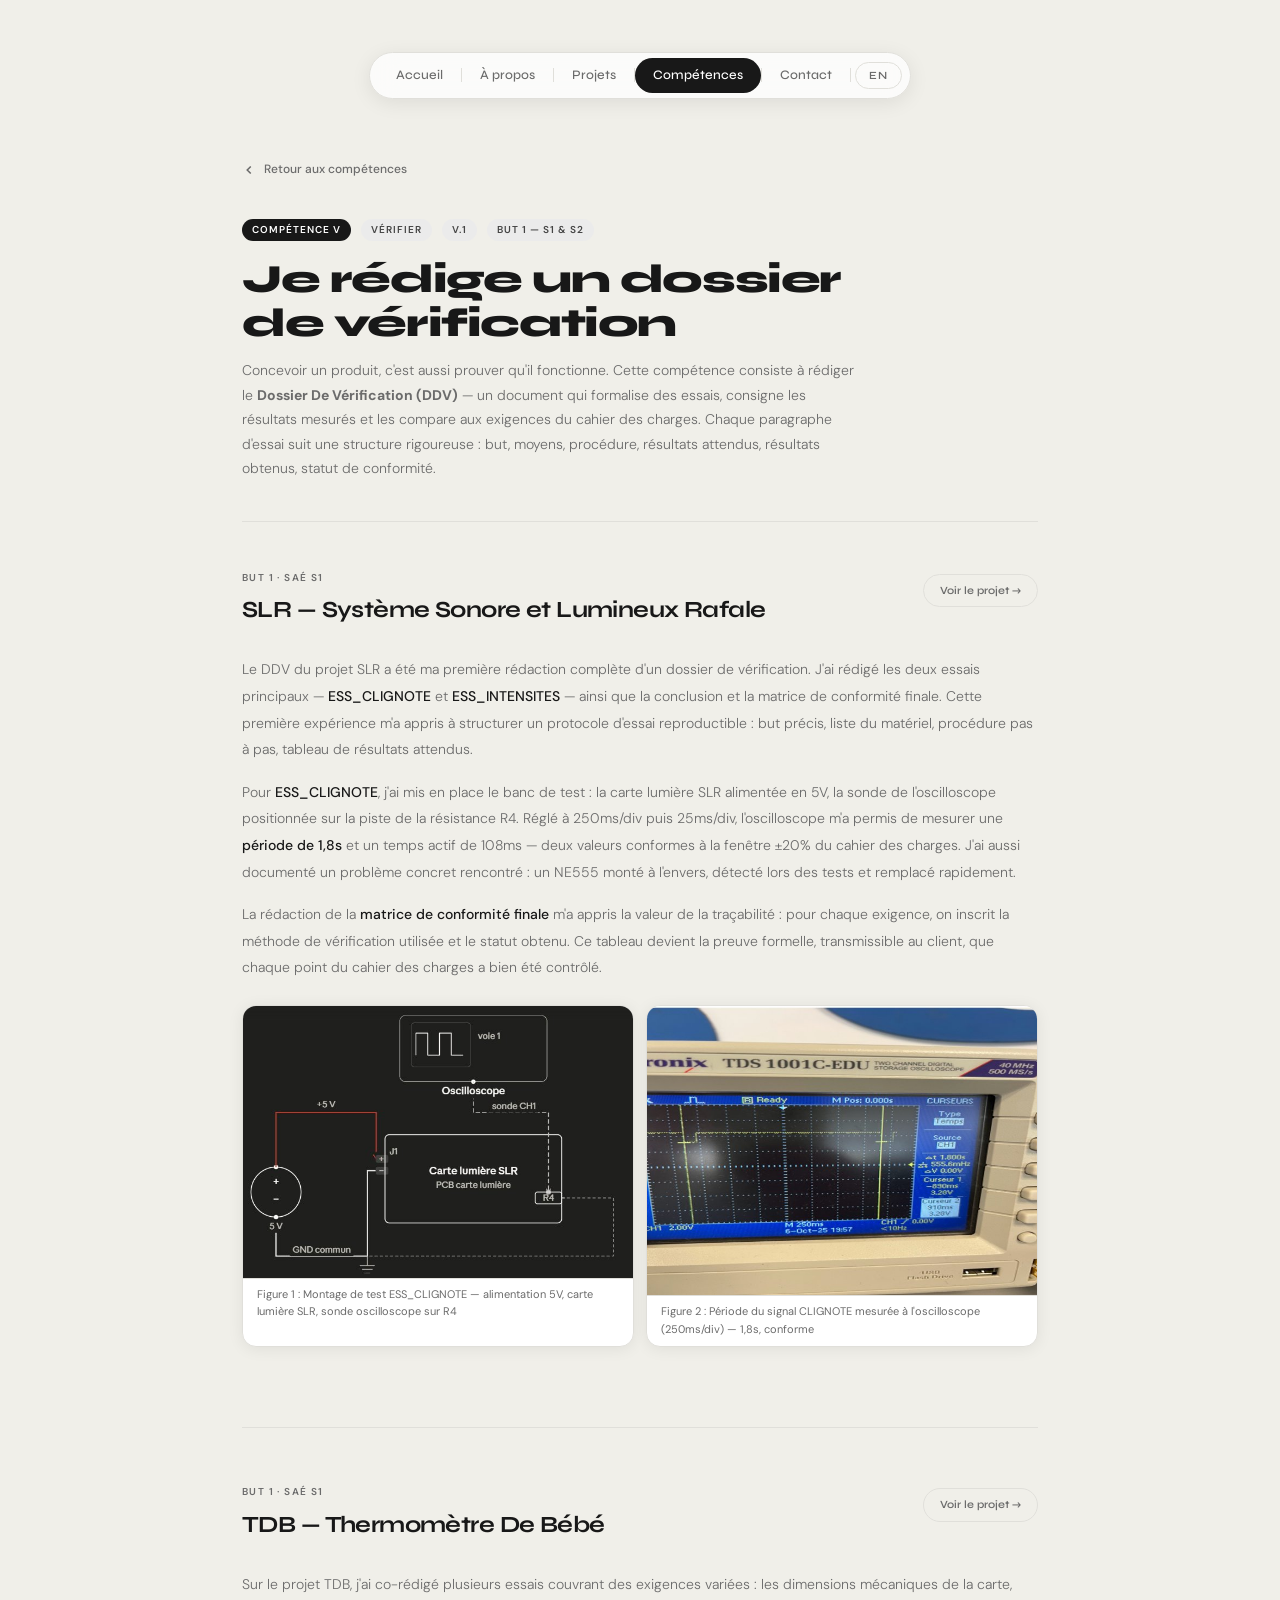
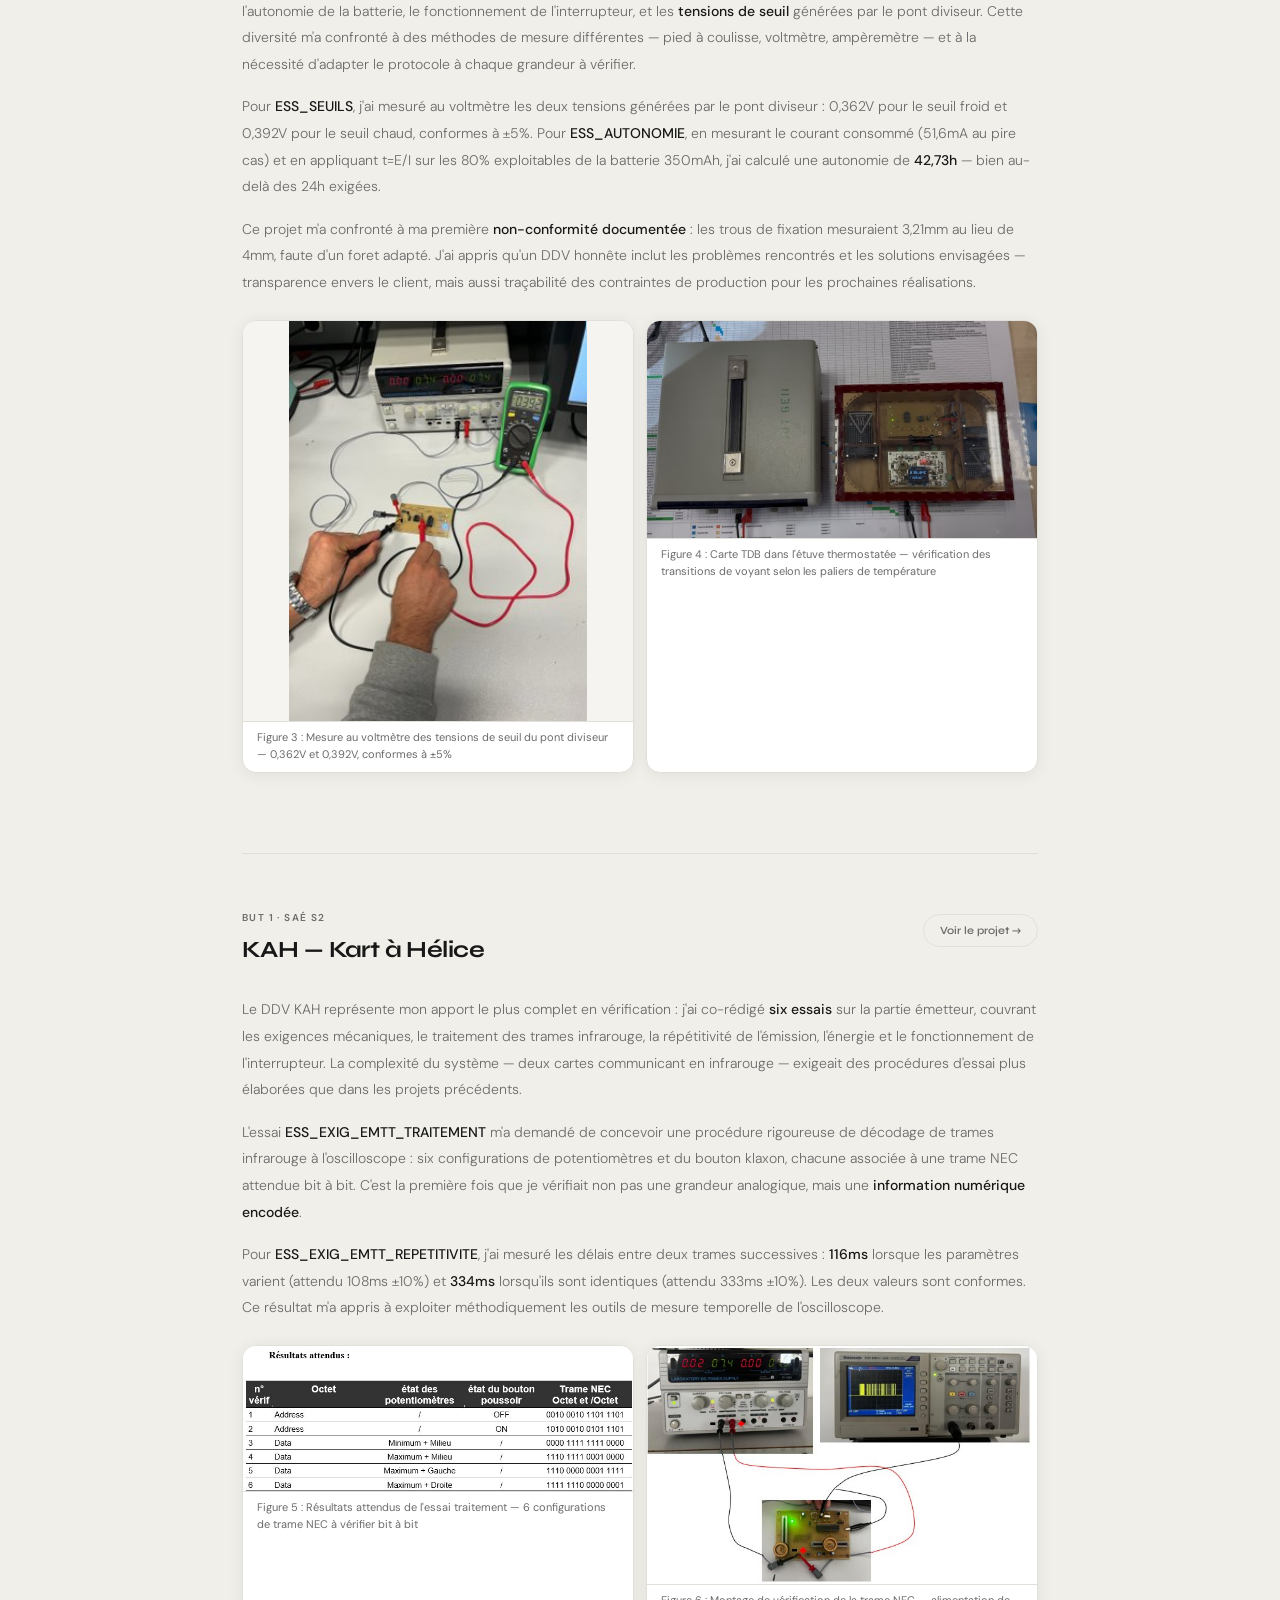
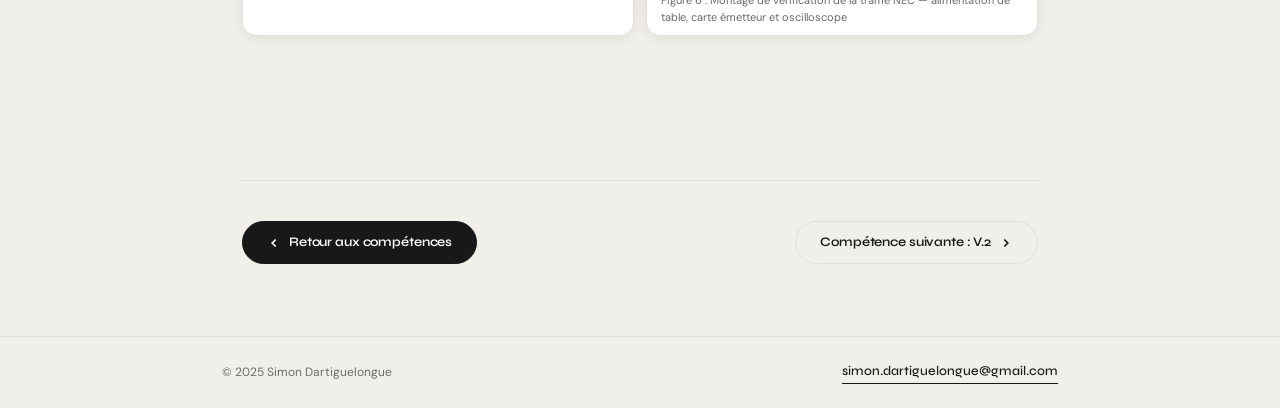
<file: verifier-v1.html>
<!DOCTYPE html>
<html lang="fr">
<head>
  <meta charset="UTF-8" />
  <meta name="viewport" content="width=device-width, initial-scale=1.0" />
  <title>V.1 — Rédiger un dossier de vérification · Simon Dartiguelongue</title>
  <link href="https://fonts.googleapis.com/css2?family=Syne:wght@400;500;600;700;800&family=DM+Sans:wght@300;400;500&display=swap" rel="stylesheet" />
  <link rel="stylesheet" href="style.css" />
  <style>

    /* ── Wrapper ─────────────────────────────────────────────── */
    .projet-wrapper { max-width: 860px; margin: 0 auto; padding: 0 2rem; }

    /* ── Retour ──────────────────────────────────────────────── */
    .projet-back {
      display: inline-flex; align-items: center; gap: 8px;
      font-family: var(--font-body); font-size: 12px; font-weight: 500;
      color: var(--text-muted); margin-bottom: 2.5rem; transition: color 0.2s;
      text-decoration: none;
    }
    .projet-back:hover { color: var(--text-main); }
    .projet-back svg { width: 14px; height: 14px; }

    /* ── En-tête page ────────────────────────────────────────── */
    .comp-page-header {
      margin-bottom: 3rem;
      padding-bottom: 2.5rem;
      border-bottom: 1px solid var(--border);
    }
    .comp-page-meta-row {
      display: flex; align-items: center; gap: 10px;
      margin-bottom: 1rem; flex-wrap: wrap;
    }
    .comp-page-badge {
      font-family: var(--font-body); font-size: 10px; font-weight: 600;
      letter-spacing: 0.1em; text-transform: uppercase; padding: 3px 10px;
      border-radius: 20px; background: var(--tag-bg); color: var(--tag-text);
    }
    .comp-page-badge.highlight {
      background: #181818; color: #fff;
    }
    .comp-page-title {
      font-family: var(--font-display);
      font-size: clamp(1.6rem, 4vw, 2.5rem);
      font-weight: 800; letter-spacing: -0.035em; line-height: 1.1;
      color: var(--text-main); margin-bottom: 0.8rem;
    }
    .comp-page-subtitle {
      font-family: var(--font-body); font-size: 14px; font-weight: 300;
      color: var(--text-muted); line-height: 1.75; max-width: 620px;
    }

    /* ── Section projet ──────────────────────────────────────── */
    .projet-section {
      margin-bottom: 3.5rem;
      padding-bottom: 3.5rem;
      border-bottom: 1px solid var(--border);
    }
    .projet-section:last-of-type { border-bottom: none; }

    .projet-section-header {
      display: flex;
      align-items: flex-start;
      justify-content: space-between;
      flex-wrap: wrap;
      gap: 0.75rem;
      margin-bottom: 1.75rem;
    }
    .projet-section-header-left { flex: 1; min-width: 0; }

    .projet-section-label {
      font-family: var(--font-body); font-size: 10px; font-weight: 600;
      letter-spacing: 0.14em; text-transform: uppercase;
      color: var(--text-muted); margin-bottom: 0.35rem;
    }
    .projet-section-title {
      font-family: var(--font-display); font-size: 1.45rem; font-weight: 700;
      letter-spacing: -0.025em; color: var(--text-main); margin-bottom: 0;
    }

    .projet-link {
      display: inline-flex; align-items: center; gap: 6px;
      font-family: var(--font-display); font-size: 11px; font-weight: 600;
      padding: 7px 16px;
      border: 1px solid var(--border); border-radius: 50px;
      color: var(--text-muted); text-decoration: none;
      transition: color 0.2s, border-color 0.2s;
      white-space: nowrap; flex-shrink: 0; margin-top: 4px;
    }
    .projet-link:hover { color: var(--text-main); border-color: var(--text-main); }

    /* ── Texte ───────────────────────────────────────────────── */
    .projet-text {
      font-family: var(--font-body); font-size: 14px; font-weight: 300;
      color: var(--text-muted); line-height: 1.9; margin-bottom: 1rem;
    }
    .projet-text:last-of-type { margin-bottom: 0; }
    .projet-text strong { font-weight: 500; color: var(--text-main); }

    /* ── Figures ─────────────────────────────────────────────── */
    .fig {
      background: var(--bg-card); border: 1px solid var(--border);
      border-radius: var(--radius); overflow: hidden; box-shadow: var(--shadow);
    }
    .fig-img {
      width: 100%; display: block;
      object-fit: contain; background: #f5f4f0;
    }
    .fig-img.h-auto  { height: auto; max-height: 400px; }
    .fig-img.h-200   { height: 200px; }
    .fig-img.h-260   { height: 260px; }
    .fig-placeholder {
      height: 200px;
      display: flex; flex-direction: column; align-items: center; justify-content: center; gap: 0.4rem;
      background: repeating-linear-gradient(45deg, transparent, transparent 10px, rgba(0,0,0,0.018) 10px, rgba(0,0,0,0.018) 20px);
    }
    .fig-placeholder-icon { font-size: 24px; opacity: 0.25; }
    .fig-placeholder-text {
      font-family: var(--font-display); font-size: 11px; font-weight: 600;
      color: var(--text-muted); opacity: 0.5;
    }

    .fig-caption {
      font-family: var(--font-body); font-size: 11px; color: var(--text-muted);
      padding: 0.45rem 0.85rem 0.55rem; border-top: 1px solid var(--border);
      line-height: 1.55;
    }

    .fig-row { display: grid; gap: 12px; margin: 1.5rem 0; }
    .fig-row.col-2 { grid-template-columns: 1fr 1fr; }
    .fig-row.col-3 { grid-template-columns: 1fr 1fr 1fr; }
    .fig-full { margin: 1.5rem 0; }

    /* ── Navigation bas de page ──────────────────────────────── */
    .comp-nav-footer {
      display: flex;
      justify-content: space-between;
      align-items: center;
      padding: 2.5rem 0 0.5rem;
      border-top: 1px solid var(--border);
      margin-top: 4rem;
      gap: 1rem;
      flex-wrap: wrap;
    }
    .comp-nav-btn {
      font-family: var(--font-display);
      font-size: 13px; font-weight: 600;
      padding: 10px 24px; border-radius: 50px;
      text-decoration: none;
      transition: background 0.2s, color 0.2s, border-color 0.2s, opacity 0.2s;
      letter-spacing: -0.01em;
      display: inline-flex; align-items: center; gap: 8px;
    }
    .comp-nav-btn.back {
      background: var(--text-main); color: #fff;
      border: 1px solid var(--text-main);
    }
    .comp-nav-btn.back:hover { opacity: 0.82; }
    .comp-nav-btn.prev {
      background: transparent; color: var(--text-main);
      border: 1px solid var(--border);
    }
    .comp-nav-btn.prev:hover { border-color: var(--text-main); }
    .comp-nav-btn.next {
      background: transparent; color: var(--text-main);
      border: 1px solid var(--border);
    }
    .comp-nav-btn.next:hover { border-color: var(--text-main); }

    /* ── Responsive ──────────────────────────────────────────── */
    @media (max-width: 640px) {
      .fig-row.col-2,
      .fig-row.col-3 { grid-template-columns: 1fr; }
      .projet-section-header { flex-direction: column; gap: 0.6rem; }
      .comp-nav-footer { flex-direction: column; align-items: stretch; }
      .comp-nav-btn { justify-content: center; text-align: center; }
    }

  </style>
</head>
<body class="page-inner">

  <!-- ── Navigation ────────────────────────────────────────── -->
  <div class="dock-wrapper">
    <nav class="dock" id="dock">
      <a href="index.html"       class="dock-link" data-fr="Accueil"     data-en="Home">Accueil</a>
      <span class="dock-sep"></span>
      <a href="apropos.html"     class="dock-link" data-fr="À propos"    data-en="About">À propos</a>
      <span class="dock-sep"></span>
      <a href="projets.html"     class="dock-link" data-fr="Projets"     data-en="Projects">Projets</a>
      <span class="dock-sep"></span>
      <a href="competences.html" class="dock-link active" data-fr="Compétences" data-en="Skills">Compétences</a>
      <span class="dock-sep"></span>
      <a href="contact.html"     class="dock-link" data-fr="Contact"     data-en="Contact">Contact</a>
      <span class="dock-sep"></span>
      <button class="lang-btn" id="langBtn" onclick="toggleLang()">EN</button>
    </nav>
  </div>

  <main class="inner-main">
    <div class="projet-wrapper">

      <!-- ── Retour ──────────────────────────────────────── -->
      <a href="competences.html" class="projet-back anim-1">
        <svg viewBox="0 0 16 16" fill="none" stroke="currentColor" stroke-width="1.8">
          <path d="M10 12L6 8l4-4"/>
        </svg>
        <span data-fr="Retour aux compétences" data-en="Back to skills">Retour aux compétences</span>
      </a>

      <!-- ── En-tête ─────────────────────────────────────── -->
      <header class="comp-page-header anim-2">
        <div class="comp-page-meta-row">
          <span class="comp-page-badge highlight"
                data-fr="Compétence V" data-en="Competency V">Compétence V</span>
          <span class="comp-page-badge"
                data-fr="Vérifier" data-en="Verify">Vérifier</span>
          <span class="comp-page-badge"
                data-fr="V.1" data-en="V.1">V.1</span>
          <span class="comp-page-badge"
                data-fr="BUT 1 — S1 &amp; S2" data-en="BUT 1 — S1 &amp; S2">BUT 1 — S1 &amp; S2</span>
        </div>
        <h1 class="comp-page-title"
            data-fr="Je rédige un dossier<br>de vérification"
            data-en="I write a verification file">
          Je rédige un dossier<br>de vérification
        </h1>
        <p class="comp-page-subtitle"
           data-fr="Concevoir un produit, c'est aussi prouver qu'il fonctionne. Cette compétence consiste à rédiger le Dossier De Vérification (DDV) — un document qui formalise des essais, consigne les résultats mesurés et les compare aux exigences du cahier des charges. Chaque paragraphe d'essai suit une structure rigoureuse : but, moyens, procédure, résultats attendus, résultats obtenus, statut de conformité."
           data-en="Designing a product also means proving it works. This competency involves writing the Verification File (DDV) — a document that formalises tests, records measured results and compares them against specification requirements. Each test paragraph follows a strict structure: purpose, equipment, procedure, expected results, obtained results, conformance status.">
          Concevoir un produit, c'est aussi prouver qu'il fonctionne. Cette compétence consiste à rédiger le <strong>Dossier De Vérification (DDV)</strong> — un document qui formalise des essais, consigne les résultats mesurés et les compare aux exigences du cahier des charges. Chaque paragraphe d'essai suit une structure rigoureuse : but, moyens, procédure, résultats attendus, résultats obtenus, statut de conformité.
        </p>
      </header>

      <!-- ══════════════════════════════════════════════════
           BLOC 1 — SLR
      ═══════════════════════════════════════════════════════ -->
      <section class="projet-section card-stagger">

        <div class="projet-section-header">
          <div class="projet-section-header-left">
            <p class="projet-section-label"
               data-fr="BUT 1 · SAÉ S1" data-en="BUT 1 · SAÉ S1">BUT 1 · SAÉ S1</p>
            <h2 class="projet-section-title"
                data-fr="SLR — Système Sonore et Lumineux Rafale"
                data-en="SLR — Sound and Light Rafale System">
              SLR — Système Sonore et Lumineux Rafale
            </h2>
          </div>
          <a href="projet-slr.html" class="projet-link"
             data-fr="Voir le projet →" data-en="View project →">Voir le projet →</a>
        </div>

        <p class="projet-text"
           data-fr="Le DDV du projet SLR a été ma première rédaction complète d'un dossier de vérification. J'ai rédigé les deux essais principaux — ESS_CLIGNOTE et ESS_INTENSITES — ainsi que la conclusion et la matrice de conformité finale. Cette première expérience m'a appris à structurer un protocole d'essai reproductible : but précis, liste du matériel, procédure pas à pas, tableau de résultats attendus."
           data-en="The SLR DDV was my first full verification file. I wrote both main tests — ESS_CLIGNOTE and ESS_INTENSITES — as well as the conclusion and the final compliance matrix. This first experience taught me to structure a reproducible test protocol: a precise purpose, equipment list, step-by-step procedure, and expected results table.">
          Le DDV du projet SLR a été ma première rédaction complète d'un dossier de vérification. J'ai rédigé les deux essais principaux — <strong>ESS_CLIGNOTE</strong> et <strong>ESS_INTENSITES</strong> — ainsi que la conclusion et la matrice de conformité finale. Cette première expérience m'a appris à structurer un protocole d'essai reproductible : but précis, liste du matériel, procédure pas à pas, tableau de résultats attendus.
        </p>

        <p class="projet-text"
           data-fr="Pour ESS_CLIGNOTE, j'ai mis en place le banc de test : la carte lumière SLR alimentée en 5V, la sonde de l'oscilloscope positionnée sur la piste de la résistance R4. Réglé à 250ms/div puis 25ms/div, l'oscilloscope m'a permis de mesurer une période de 1,8s et un temps actif de 108ms — deux valeurs conformes à la fenêtre ±20% du cahier des charges. J'ai aussi documenté un problème concret rencontré : un NE555 monté à l'envers, détecté lors des tests et remplacé rapidement."
           data-en="For ESS_CLIGNOTE, I set up the test bench: the SLR light board powered at 5V, the oscilloscope probe placed on the R4 resistor trace. Set to 250ms/div then 25ms/div, the oscilloscope let me measure a period of 1.8s and an active time of 108ms — both values within the ±20% specification window. I also documented a real problem encountered: an NE555 mounted backwards, caught during testing and quickly replaced.">
          Pour <strong>ESS_CLIGNOTE</strong>, j'ai mis en place le banc de test : la carte lumière SLR alimentée en 5V, la sonde de l'oscilloscope positionnée sur la piste de la résistance R4. Réglé à 250ms/div puis 25ms/div, l'oscilloscope m'a permis de mesurer une <strong>période de 1,8s</strong> et un temps actif de 108ms — deux valeurs conformes à la fenêtre ±20% du cahier des charges. J'ai aussi documenté un problème concret rencontré : un NE555 monté à l'envers, détecté lors des tests et remplacé rapidement.
        </p>

        <p class="projet-text"
           data-fr="La rédaction de la matrice de conformité finale m'a appris la valeur de la traçabilité : pour chaque exigence, on inscrit la méthode de vérification utilisée et le statut obtenu. Ce tableau devient la preuve formelle, transmissible au client, que chaque point du cahier des charges a bien été contrôlé."
           data-en="Writing the final compliance matrix taught me the value of traceability: for each requirement, you record the verification method used and the conformance status obtained. This table becomes the formal proof, transmissible to the client, that every specification point has been checked.">
          La rédaction de la <strong>matrice de conformité finale</strong> m'a appris la valeur de la traçabilité : pour chaque exigence, on inscrit la méthode de vérification utilisée et le statut obtenu. Ce tableau devient la preuve formelle, transmissible au client, que chaque point du cahier des charges a bien été contrôlé.
        </p>

        <!-- Figures SLR -->
        <div class="fig-row col-2">
          <div class="fig">
            <img src="img/schema_montage_slr.png" alt="Schéma du montage de test ESS_CLIGNOTE"
                 class="fig-img h-auto"
                 onerror="this.style.display='none'; this.nextElementSibling.style.display='flex';" />
            <div class="fig-placeholder" style="display:none;">
              <span class="fig-placeholder-icon">📷</span>
              <span class="fig-placeholder-text">schema_montage_slr.png</span>
            </div>
            <p class="fig-caption"
               data-fr="Figure 1 : Schéma du montage de test ESS_CLIGNOTE — alimentation 5V, carte lumière SLR, sonde oscilloscope sur R4"
               data-en="Figure 1: ESS_CLIGNOTE test bench diagram — 5V supply, SLR light board, oscilloscope probe on R4">
              Figure 1 : Montage de test ESS_CLIGNOTE — alimentation 5V, carte lumière SLR, sonde oscilloscope sur R4
            </p>
          </div>
          <div class="fig">
            <img src="img/oscilo_periode_slr.png" alt="Mesure de la période du signal CLIGNOTE à l'oscilloscope"
                 class="fig-img h-auto"
                 onerror="this.style.display='none'; this.nextElementSibling.style.display='flex';" />
            <div class="fig-placeholder" style="display:none;">
              <span class="fig-placeholder-icon">📷</span>
              <span class="fig-placeholder-text">oscilo_periode_slr.png</span>
            </div>
            <p class="fig-caption"
               data-fr="Figure 2 : Mesure de la période du signal CLIGNOTE à l'oscilloscope (250ms/div, 2V/div) — période mesurée : 1,8s, conforme"
               data-en="Figure 2: CLIGNOTE signal period measured at oscilloscope (250ms/div, 2V/div) — measured period: 1.8s, conformant">
              Figure 2 : Période du signal CLIGNOTE mesurée à l'oscilloscope (250ms/div) — 1,8s, conforme
            </p>
          </div>
        </div>

      </section>

      <!-- ══════════════════════════════════════════════════
           BLOC 2 — TDB
      ═══════════════════════════════════════════════════════ -->
      <section class="projet-section card-stagger">

        <div class="projet-section-header">
          <div class="projet-section-header-left">
            <p class="projet-section-label"
               data-fr="BUT 1 · SAÉ S1" data-en="BUT 1 · SAÉ S1">BUT 1 · SAÉ S1</p>
            <h2 class="projet-section-title"
                data-fr="TDB — Thermomètre De Bébé"
                data-en="TDB — Baby Thermometer">
              TDB — Thermomètre De Bébé
            </h2>
          </div>
          <a href="projet-tdb.html" class="projet-link"
             data-fr="Voir le projet →" data-en="View project →">Voir le projet →</a>
        </div>

        <p class="projet-text"
           data-fr="Sur le projet TDB, j'ai co-rédigé plusieurs essais couvrant des exigences variées : les dimensions mécaniques de la carte, l'autonomie de la batterie, le fonctionnement de l'interrupteur, et les tensions de seuil générées par le pont diviseur. Cette diversité d'essais m'a confronté à des méthodes de mesure différentes — pied à coulisse, voltmètre, ampèremètre — et à la nécessité d'adapter le protocole à chaque grandeur à vérifier."
           data-en="On the TDB project, I co-wrote several tests covering various requirements: the board's mechanical dimensions, battery autonomy, switch operation, and threshold voltages generated by the voltage divider. This variety of tests exposed me to different measurement methods — callipers, voltmeter, ammeter — and the need to adapt the protocol to each measured quantity.">
          Sur le projet TDB, j'ai co-rédigé plusieurs essais couvrant des exigences variées : les dimensions mécaniques de la carte, l'autonomie de la batterie, le fonctionnement de l'interrupteur, et les <strong>tensions de seuil</strong> générées par le pont diviseur. Cette diversité m'a confronté à des méthodes de mesure différentes — pied à coulisse, voltmètre, ampèremètre — et à la nécessité d'adapter le protocole à chaque grandeur à vérifier.
        </p>

        <p class="projet-text"
           data-fr="Pour ESS_SEUILS, j'ai mesuré au voltmètre les deux tensions générées par le pont diviseur : 0,362V pour le seuil froid et 0,392V pour le seuil chaud, toutes deux conformes à ±5%. Pour ESS_AUTONOMIE, en mesurant le courant total consommé (51,6mA au pire cas) et en appliquant la formule t=E/I sur les 80% exploitables de la batterie 350mAh, j'ai calculé une autonomie de 42,73h — bien au-delà des 24h exigées."
           data-en="For ESS_SEUILS, I measured the two voltages generated by the voltage divider with a voltmeter: 0.362V for the cold threshold and 0.392V for the warm threshold, both conformant to ±5%. For ESS_AUTONOMIE, by measuring the total current draw (51.6mA worst case) and applying the formula t=E/I to the exploitable 80% of the 350mAh battery, I calculated an autonomy of 42.73h — well above the 24h requirement.">
          Pour <strong>ESS_SEUILS</strong>, j'ai mesuré au voltmètre les deux tensions générées par le pont diviseur : 0,362V pour le seuil froid et 0,392V pour le seuil chaud, conformes à ±5%. Pour <strong>ESS_AUTONOMIE</strong>, en mesurant le courant consommé (51,6mA au pire cas) et en appliquant t=E/I sur les 80% exploitables de la batterie 350mAh, j'ai calculé une autonomie de <strong>42,73h</strong> — bien au-delà des 24h exigées.
        </p>

        <p class="projet-text"
           data-fr="Ce projet m'a confronté à ma première non-conformité documentée : les trous de fixation mesuraient 3,21mm au lieu de 4mm, faute d'un foret adapté. J'ai appris qu'un DDV honnête inclut les problèmes rencontrés et les solutions envisagées — transparence envers le client, mais aussi traçabilité des contraintes de production pour les prochaines réalisations."
           data-en="This project confronted me with my first documented non-conformance: the fixing holes measured 3.21mm instead of 4mm, due to a lack of the right drill bit. I learned that an honest DDV includes problems encountered and proposed solutions — transparency towards the client, but also production constraint traceability for future builds.">
          Ce projet m'a confronté à ma première <strong>non-conformité documentée</strong> : les trous de fixation mesuraient 3,21mm au lieu de 4mm, faute d'un foret adapté. J'ai appris qu'un DDV honnête inclut les problèmes rencontrés et les solutions envisagées — transparence envers le client, mais aussi traçabilité des contraintes de production pour les prochaines réalisations.
        </p>

        <!-- Figures TDB -->
        <div class="fig-row col-2">
          <div class="fig">
            <img src="img/seuil_tdb.png" alt="Mesure des tensions de seuil du pont diviseur"
                 class="fig-img h-auto"
                 onerror="this.style.display='none'; this.nextElementSibling.style.display='flex';" />
            <div class="fig-placeholder" style="display:none;">
              <span class="fig-placeholder-icon">📷</span>
              <span class="fig-placeholder-text">seuil_tdb.png</span>
            </div>
            <p class="fig-caption"
               data-fr="Figure 3 : Mesure des tensions de seuil froid et chaud générées par le pont diviseur — 0,362V et 0,392V, conformes à ±5%"
               data-en="Figure 3: Cold and warm threshold voltages measured from the voltage divider — 0.362V and 0.392V, conformant to ±5%">
              Figure 3 : Mesure au voltmètre des tensions de seuil du pont diviseur — 0,362V et 0,392V, conformes à ±5%
            </p>
          </div>
          <div class="fig">
            <img src="img/etuve_essai_tdb.png" alt="Test de la carte TDB dans l'étuve thermostatée"
                 class="fig-img h-auto"
                 onerror="this.style.display='none'; this.nextElementSibling.style.display='flex';" />
            <div class="fig-placeholder" style="display:none;">
              <span class="fig-placeholder-icon">📷</span>
              <span class="fig-placeholder-text">etuve_essai_tdb.png</span>
            </div>
            <p class="fig-caption"
               data-fr="Figure 4 : Test de la carte TDB dans l'étuve thermostatée — vérification des transitions de voyant en fonction des paliers de température"
               data-en="Figure 4: TDB board tested in the temperature chamber — indicator light transitions verified against temperature thresholds">
              Figure 4 : Carte TDB dans l'étuve thermostatée — vérification des transitions de voyant selon les paliers de température
            </p>
          </div>
        </div>

      </section>

      <!-- ══════════════════════════════════════════════════
           BLOC 3 — KAH
      ═══════════════════════════════════════════════════════ -->
      <section class="projet-section card-stagger">

        <div class="projet-section-header">
          <div class="projet-section-header-left">
            <p class="projet-section-label"
               data-fr="BUT 1 · SAÉ S2" data-en="BUT 1 · SAÉ S2">BUT 1 · SAÉ S2</p>
            <h2 class="projet-section-title"
                data-fr="KAH — Kart à Hélice"
                data-en="KAH — Propeller Kart">
              KAH — Kart à Hélice
            </h2>
          </div>
          <a href="projet-kah.html" class="projet-link"
             data-fr="Voir le projet →" data-en="View project →">Voir le projet →</a>
        </div>

        <p class="projet-text"
           data-fr="Le DDV KAH représente mon apport le plus complet en vérification : j'ai co-rédigé six essais sur la partie émetteur, couvrant les exigences mécaniques, le traitement des trames infrarouge, la répétitivité de l'émission, l'énergie et le fonctionnement de l'interrupteur. La complexité du système — deux cartes communicant en infrarouge — exigeait des procédures d'essai plus élaborées que les projets précédents."
           data-en="The KAH DDV represents my most complete verification contribution: I co-wrote six tests on the transmitter side, covering mechanical requirements, infrared frame processing, emission repeatability, energy, and switch operation. The system's complexity — two boards communicating over infrared — demanded more elaborate test procedures than in previous projects.">
          Le DDV KAH représente mon apport le plus complet en vérification : j'ai co-rédigé <strong>six essais</strong> sur la partie émetteur, couvrant les exigences mécaniques, le traitement des trames infrarouge, la répétitivité de l'émission, l'énergie et le fonctionnement de l'interrupteur. La complexité du système — deux cartes communicant en infrarouge — exigeait des procédures d'essai plus élaborées que dans les projets précédents.
        </p>

        <p class="projet-text"
           data-fr="L'essai ESS_EXIG_EMTT_TRAITEMENT m'a demandé de concevoir une procédure rigoureuse de décodage de trames infrarouge à l'oscilloscope : six configurations de potentiomètres et du bouton klaxon, chacune associée à une trame NEC attendue bit à bit. Chaque acquisition devait être figée, lue et comparée au tableau de résultats attendus. C'est la première fois que je vérifiait non pas une grandeur analogique, mais une information numérique encodée."
           data-en="The ESS_EXIG_EMTT_TRAITEMENT test required me to design a rigorous infrared frame decoding procedure at the oscilloscope: six potentiometer and klaxon button configurations, each associated with an expected NEC frame bit by bit. Each acquisition had to be frozen, read and compared against the expected results table. It was the first time I verified not an analogue quantity, but an encoded digital piece of information.">
          L'essai <strong>ESS_EXIG_EMTT_TRAITEMENT</strong> m'a demandé de concevoir une procédure rigoureuse de décodage de trames infrarouge à l'oscilloscope : six configurations de potentiomètres et du bouton klaxon, chacune associée à une trame NEC attendue bit à bit. C'est la première fois que je vérifiait non pas une grandeur analogique, mais une <strong>information numérique encodée</strong>.
        </p>

        <p class="projet-text"
           data-fr="Pour ESS_EXIG_EMTT_REPETITIVITE, j'ai mesuré à l'oscilloscope les délais entre deux trames successives : 116ms lorsque les paramètres varient (attendu 108ms ±10%), 334ms lorsqu'ils sont identiques (attendu 333ms ±10%). Les deux valeurs sont conformes. Ce niveau de précision, obtenu par placement de curseurs sur des trames capturées, m'a appris à exploiter de façon méthodique les outils de mesure temporelle de l'oscilloscope."
           data-en="For ESS_EXIG_EMTT_REPETITIVITE, I measured inter-frame delays at the oscilloscope: 116ms when parameters vary (expected 108ms ±10%), 334ms when identical (expected 333ms ±10%). Both values are conformant. This level of precision, achieved by placing cursors on captured frames, taught me to use the oscilloscope's time measurement tools methodically.">
          Pour <strong>ESS_EXIG_EMTT_REPETITIVITE</strong>, j'ai mesuré les délais entre deux trames successives : <strong>116ms</strong> lorsque les paramètres varient (attendu 108ms ±10%) et <strong>334ms</strong> lorsqu'ils sont identiques (attendu 333ms ±10%). Les deux valeurs sont conformes. Ce résultat m'a appris à exploiter méthodiquement les outils de mesure temporelle de l'oscilloscope.
        </p>

        <!-- Figures KAH -->
        <div class="fig-row col-2">
          <div class="fig">
            <img src="img/resultat_kah.png" alt="Tableau des résultats attendus de l'essai ESS_EXIG_EMTT_TRAITEMENT"
                 class="fig-img h-auto"
                 onerror="this.style.display='none'; this.nextElementSibling.style.display='flex';" />
            <div class="fig-placeholder" style="display:none;">
              <span class="fig-placeholder-icon">📷</span>
              <span class="fig-placeholder-text">resultat_kah.png</span>
            </div>
            <p class="fig-caption"
               data-fr="Figure 5 : Tableau des résultats attendus de l'essai ESS_EXIG_EMTT_TRAITEMENT — 6 configurations de trame NEC à vérifier bit à bit"
               data-en="Figure 5: Expected results table for ESS_EXIG_EMTT_TRAITEMENT — 6 NEC frame configurations to verify bit by bit">
              Figure 5 : Résultats attendus de l'essai traitement — 6 configurations de trame NEC à vérifier bit à bit
            </p>
          </div>
          <div class="fig">
            <img src="img/schema_kah.png" alt="Montage de vérification de la trame NEC à l'oscilloscope"
                 class="fig-img h-auto"
                 onerror="this.style.display='none'; this.nextElementSibling.style.display='flex';" />
            <div class="fig-placeholder" style="display:none;">
              <span class="fig-placeholder-icon">📷</span>
              <span class="fig-placeholder-text">schema_kah.png</span>
            </div>
            <p class="fig-caption"
               data-fr="Figure 6 : Montage réel de vérification de la trame NEC à l'oscilloscope — alimentation de table, carte émetteur et oscilloscope"
               data-en="Figure 6: Real test bench for NEC frame verification at oscilloscope — bench supply, transmitter board and oscilloscope">
              Figure 6 : Montage de vérification de la trame NEC — alimentation de table, carte émetteur et oscilloscope
            </p>
          </div>
        </div>

      </section>

      <!-- ── Navigation bas de page ──────────────────── -->
      <nav class="comp-nav-footer">
        <a href="competences.html" class="comp-nav-btn back">
          <svg width="14" height="14" viewBox="0 0 16 16" fill="none" stroke="currentColor" stroke-width="2">
            <path d="M10 12L6 8l4-4"/>
          </svg>
          <span data-fr="Retour aux compétences" data-en="Back to skills">Retour aux compétences</span>
        </a>
        <a href="verifier-v2.html" class="comp-nav-btn next">
          <span data-fr="Compétence suivante : V.2" data-en="Next competency: V.2">Compétence suivante : V.2</span>
          <svg width="14" height="14" viewBox="0 0 16 16" fill="none" stroke="currentColor" stroke-width="2">
            <path d="M6 4l4 4-4 4"/>
          </svg>
        </a>
      </nav>

    </div>
  </main>

  <footer>
    <div class="footer-inner">
      <span class="footer-copy"
            data-fr="© 2025 Simon Dartiguelongue"
            data-en="© 2025 Simon Dartiguelongue">© 2025 Simon Dartiguelongue</span>
      <a href="mailto:simon.dartiguelongue@gmail.com" class="footer-contact"
         data-fr="simon.dartiguelongue@gmail.com"
         data-en="simon.dartiguelongue@gmail.com">simon.dartiguelongue@gmail.com</a>
    </div>
  </footer>

  <script src="script.js"></script>

</body>
</html>
</file>
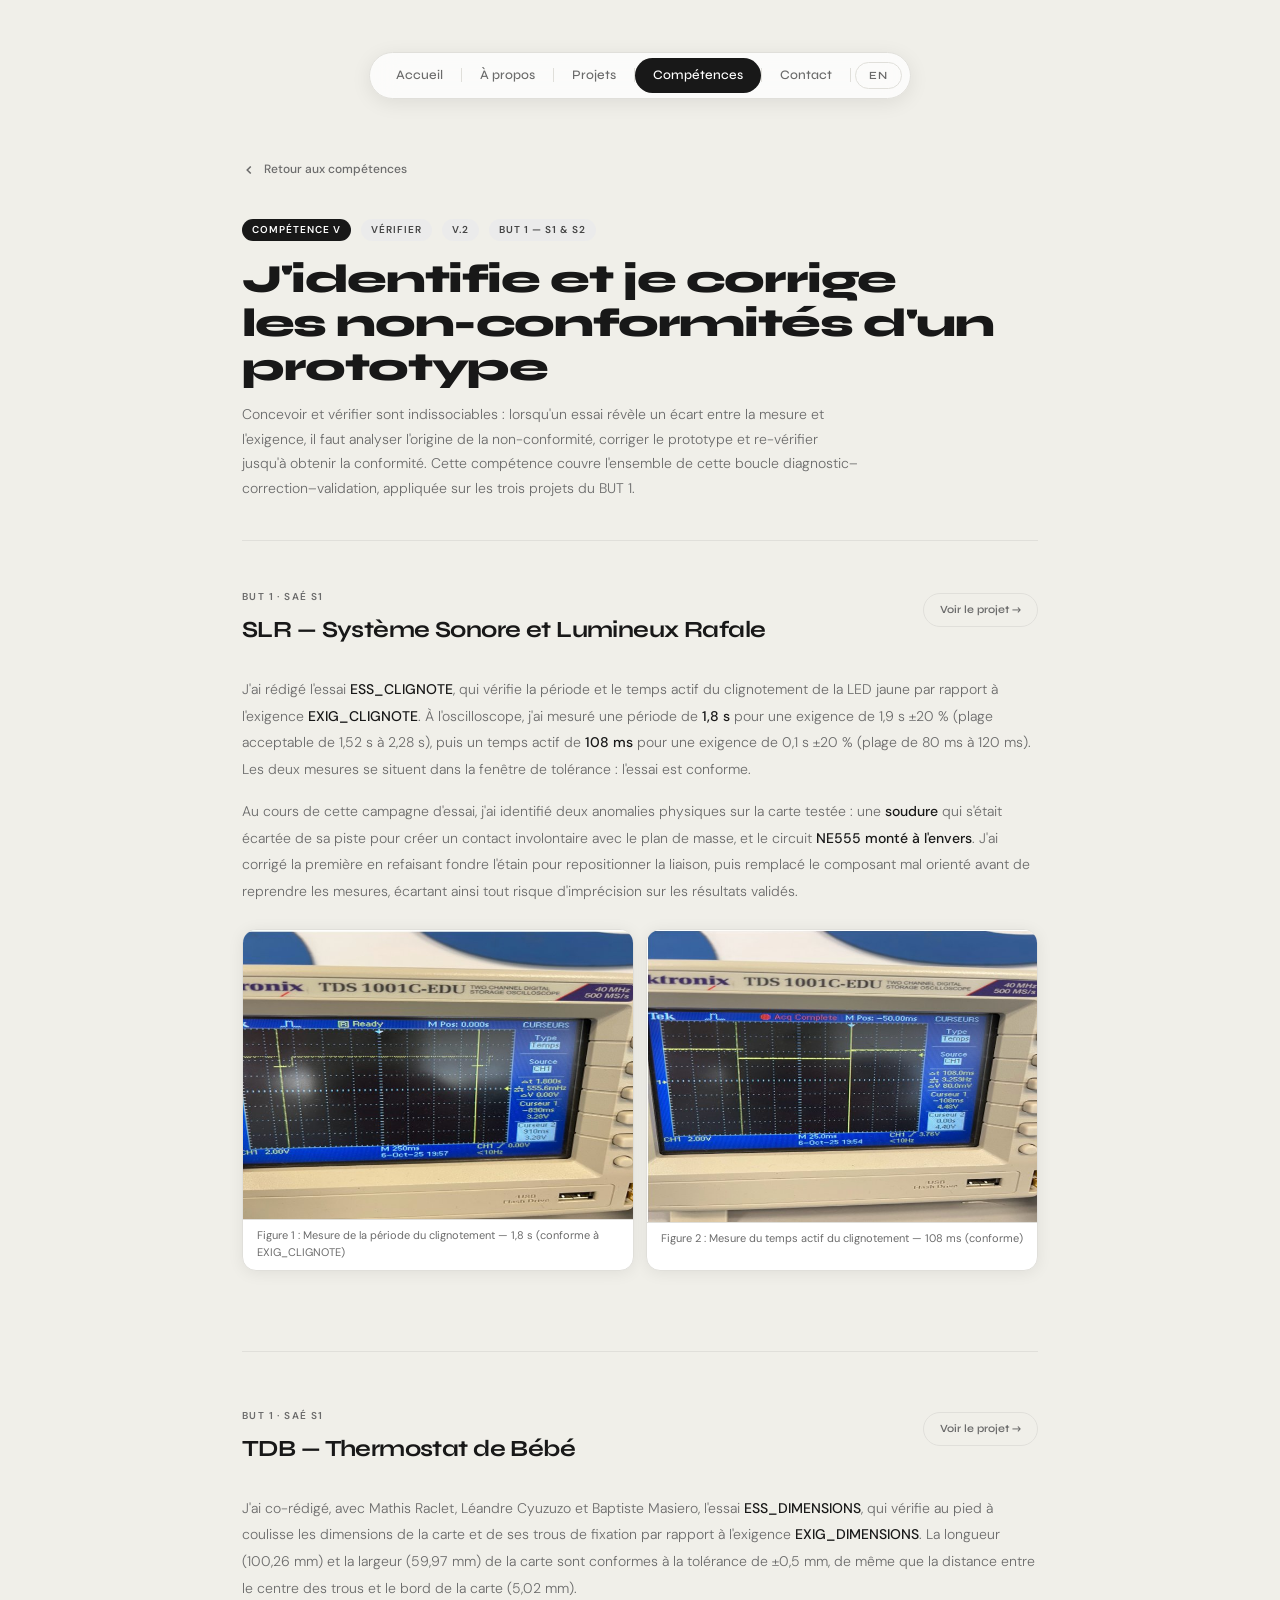
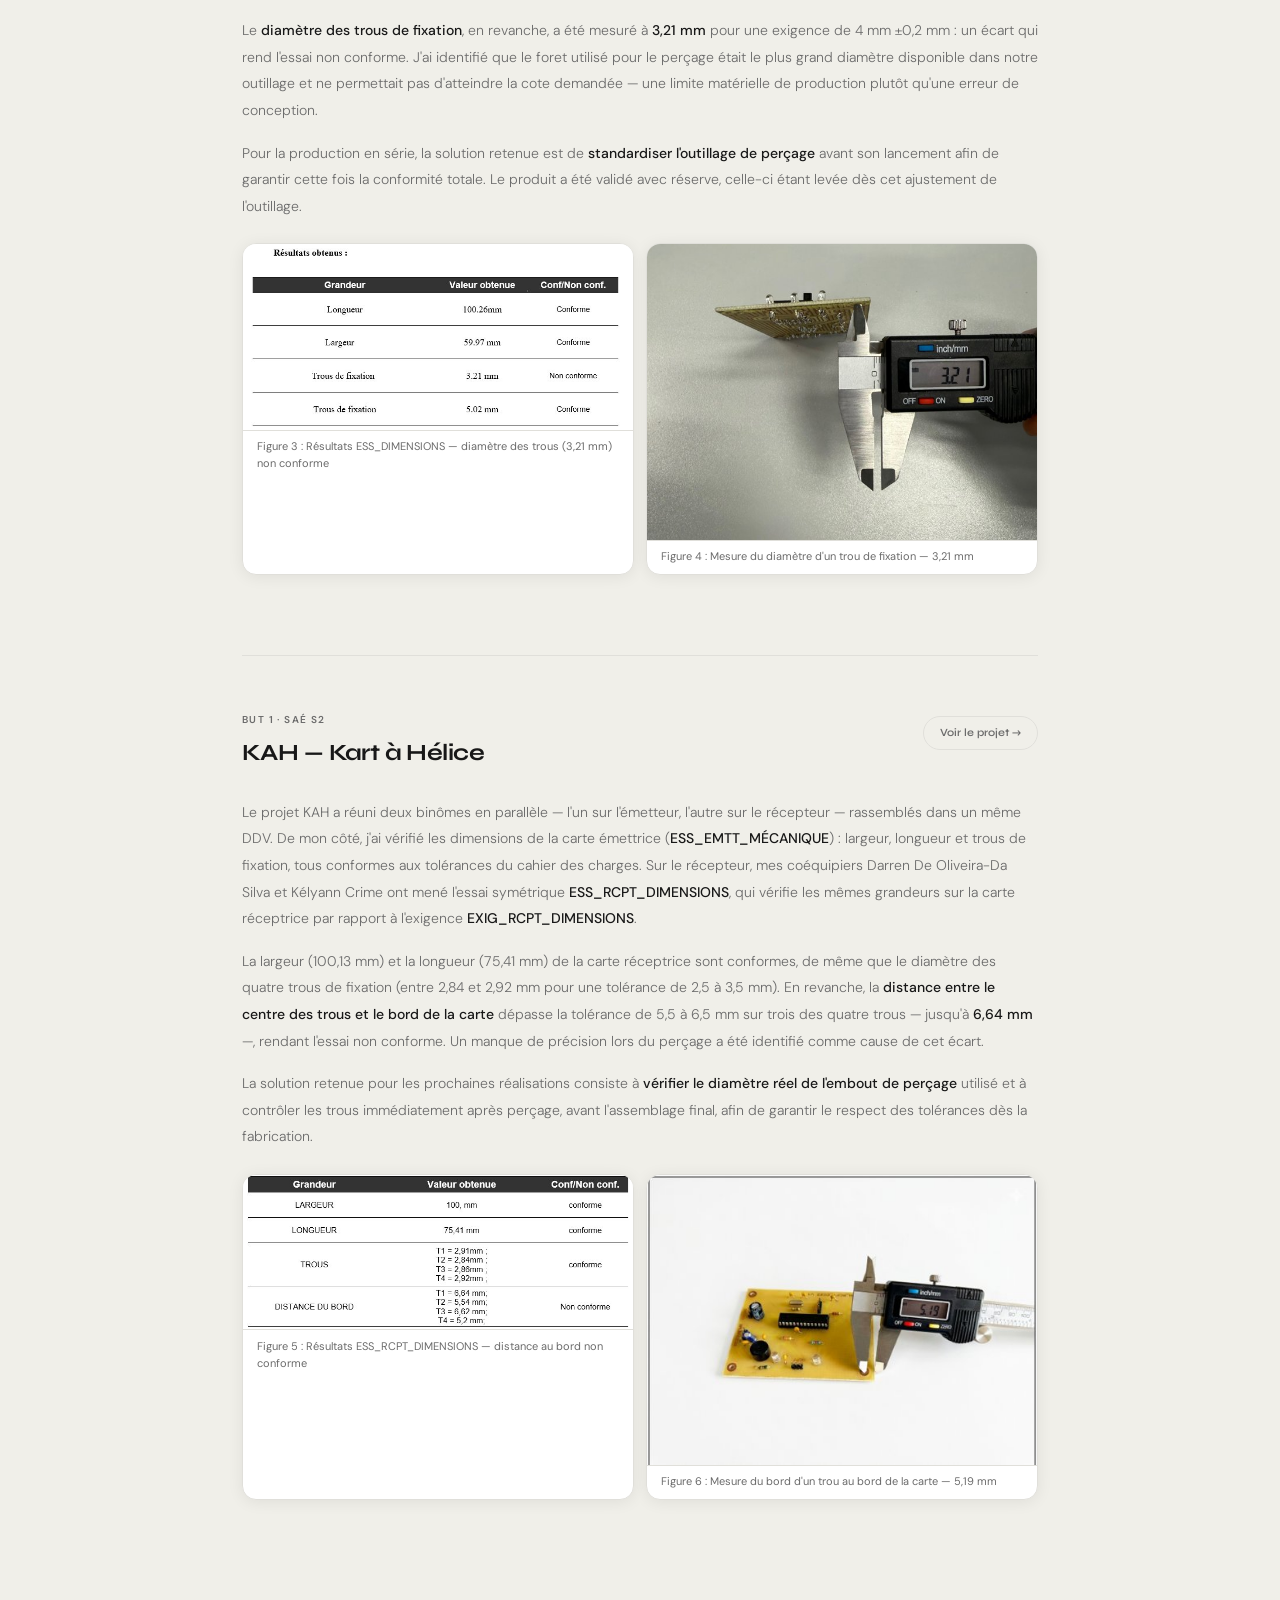
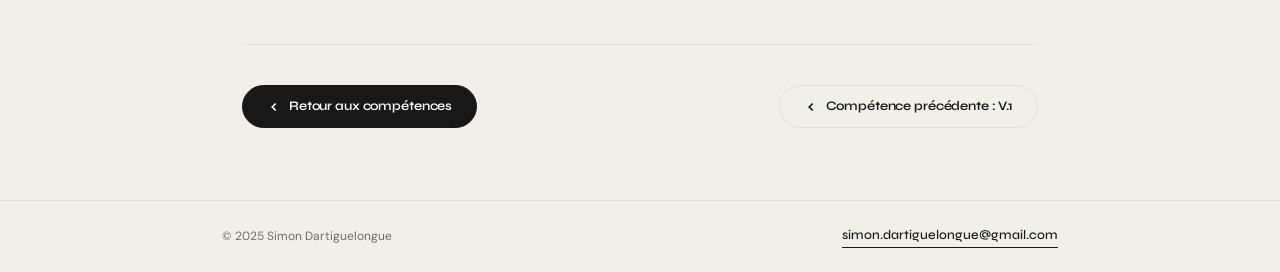
<file: verifier-v2.html>
<!DOCTYPE html>
<html lang="fr">
<head>
  <meta charset="UTF-8" />
  <meta name="viewport" content="width=device-width, initial-scale=1.0" />
  <title>V.2 — Identifier et corriger les non-conformités · Simon Dartiguelongue</title>
  <link href="https://fonts.googleapis.com/css2?family=Syne:wght@400;500;600;700;800&family=DM+Sans:wght@300;400;500&display=swap" rel="stylesheet" />
  <link rel="stylesheet" href="style.css" />
  <style>

    /* ── Wrapper ─────────────────────────────────────────────── */
    .projet-wrapper { max-width: 860px; margin: 0 auto; padding: 0 2rem; }

    /* ── Retour ──────────────────────────────────────────────── */
    .projet-back {
      display: inline-flex; align-items: center; gap: 8px;
      font-family: var(--font-body); font-size: 12px; font-weight: 500;
      color: var(--text-muted); margin-bottom: 2.5rem; transition: color 0.2s;
      text-decoration: none;
    }
    .projet-back:hover { color: var(--text-main); }
    .projet-back svg { width: 14px; height: 14px; }

    /* ── En-tête page ────────────────────────────────────────── */
    .comp-page-header {
      margin-bottom: 3rem;
      padding-bottom: 2.5rem;
      border-bottom: 1px solid var(--border);
    }
    .comp-page-meta-row {
      display: flex; align-items: center; gap: 10px;
      margin-bottom: 1rem; flex-wrap: wrap;
    }
    .comp-page-badge {
      font-family: var(--font-body); font-size: 10px; font-weight: 600;
      letter-spacing: 0.1em; text-transform: uppercase; padding: 3px 10px;
      border-radius: 20px; background: var(--tag-bg); color: var(--tag-text);
    }
    .comp-page-badge.highlight {
      background: #181818; color: #fff;
    }
    .comp-page-title {
      font-family: var(--font-display);
      font-size: clamp(1.6rem, 4vw, 2.5rem);
      font-weight: 800; letter-spacing: -0.035em; line-height: 1.1;
      color: var(--text-main); margin-bottom: 0.8rem;
    }
    .comp-page-subtitle {
      font-family: var(--font-body); font-size: 14px; font-weight: 300;
      color: var(--text-muted); line-height: 1.75; max-width: 620px;
    }

    /* ── Section projet ──────────────────────────────────────── */
    .projet-section {
      margin-bottom: 3.5rem;
      padding-bottom: 3.5rem;
      border-bottom: 1px solid var(--border);
    }
    .projet-section:last-of-type { border-bottom: none; }

    .projet-section-header {
      display: flex;
      align-items: flex-start;
      justify-content: space-between;
      flex-wrap: wrap;
      gap: 0.75rem;
      margin-bottom: 1.75rem;
    }
    .projet-section-header-left { flex: 1; min-width: 0; }

    .projet-section-label {
      font-family: var(--font-body); font-size: 10px; font-weight: 600;
      letter-spacing: 0.14em; text-transform: uppercase;
      color: var(--text-muted); margin-bottom: 0.35rem;
    }
    .projet-section-title {
      font-family: var(--font-display); font-size: 1.45rem; font-weight: 700;
      letter-spacing: -0.025em; color: var(--text-main); margin-bottom: 0;
    }

    .projet-link {
      display: inline-flex; align-items: center; gap: 6px;
      font-family: var(--font-display); font-size: 11px; font-weight: 600;
      padding: 7px 16px;
      border: 1px solid var(--border); border-radius: 50px;
      color: var(--text-muted); text-decoration: none;
      transition: color 0.2s, border-color 0.2s;
      white-space: nowrap; flex-shrink: 0; margin-top: 4px;
    }
    .projet-link:hover { color: var(--text-main); border-color: var(--text-main); }

    /* ── Texte ───────────────────────────────────────────────── */
    .projet-text {
      font-family: var(--font-body); font-size: 14px; font-weight: 300;
      color: var(--text-muted); line-height: 1.9; margin-bottom: 1rem;
    }
    .projet-text:last-of-type { margin-bottom: 0; }
    .projet-text strong { font-weight: 500; color: var(--text-main); }

    /* ── Figures ─────────────────────────────────────────────── */
    .fig {
      background: var(--bg-card); border: 1px solid var(--border);
      border-radius: var(--radius); overflow: hidden; box-shadow: var(--shadow);
    }
    .fig-img {
      width: 100%; display: block;
      object-fit: contain; background: #f5f4f0;
    }
    .fig-img.h-auto  { height: auto; max-height: 400px; }
    .fig-img.h-200   { height: 200px; }
    .fig-img.h-260   { height: 260px; }
    .fig-placeholder {
      height: 200px;
      display: flex; flex-direction: column; align-items: center; justify-content: center; gap: 0.4rem;
      background: repeating-linear-gradient(45deg, transparent, transparent 10px, rgba(0,0,0,0.018) 10px, rgba(0,0,0,0.018) 20px);
    }
    .fig-placeholder-icon { font-size: 24px; opacity: 0.25; }
    .fig-placeholder-text {
      font-family: var(--font-display); font-size: 11px; font-weight: 600;
      color: var(--text-muted); opacity: 0.5;
    }

    .fig-caption {
      font-family: var(--font-body); font-size: 11px; color: var(--text-muted);
      padding: 0.45rem 0.85rem 0.55rem; border-top: 1px solid var(--border);
      line-height: 1.55;
    }

    .fig-row { display: grid; gap: 12px; margin: 1.5rem 0; }
    .fig-row.col-2 { grid-template-columns: 1fr 1fr; }
    .fig-row.col-3 { grid-template-columns: 1fr 1fr 1fr; }
    .fig-full { margin: 1.5rem 0; }

    /* ── Navigation bas de page ──────────────────────────────── */
    .comp-nav-footer {
      display: flex;
      justify-content: space-between;
      align-items: center;
      padding: 2.5rem 0 0.5rem;
      border-top: 1px solid var(--border);
      margin-top: 4rem;
      gap: 1rem;
      flex-wrap: wrap;
    }
    .comp-nav-btn {
      font-family: var(--font-display);
      font-size: 13px; font-weight: 600;
      padding: 10px 24px; border-radius: 50px;
      text-decoration: none;
      transition: background 0.2s, color 0.2s, border-color 0.2s, opacity 0.2s;
      letter-spacing: -0.01em;
      display: inline-flex; align-items: center; gap: 8px;
    }
    .comp-nav-btn.back {
      background: var(--text-main); color: #fff;
      border: 1px solid var(--text-main);
    }
    .comp-nav-btn.back:hover { opacity: 0.82; }
    .comp-nav-btn.prev {
      background: transparent; color: var(--text-main);
      border: 1px solid var(--border);
    }
    .comp-nav-btn.prev:hover { border-color: var(--text-main); }
    .comp-nav-btn.next {
      background: transparent; color: var(--text-main);
      border: 1px solid var(--border);
    }
    .comp-nav-btn.next:hover { border-color: var(--text-main); }

    /* ── Responsive ──────────────────────────────────────────── */
    @media (max-width: 640px) {
      .fig-row.col-2,
      .fig-row.col-3 { grid-template-columns: 1fr; }
      .projet-section-header { flex-direction: column; gap: 0.6rem; }
      .comp-nav-footer { flex-direction: column; align-items: stretch; }
      .comp-nav-btn { justify-content: center; text-align: center; }
    }

  </style>
</head>
<body class="page-inner">

  <!-- ── Navigation ────────────────────────────────────────── -->
  <div class="dock-wrapper">
    <nav class="dock" id="dock">
      <a href="index.html"       class="dock-link" data-fr="Accueil"     data-en="Home">Accueil</a>
      <span class="dock-sep"></span>
      <a href="apropos.html"     class="dock-link" data-fr="À propos"    data-en="About">À propos</a>
      <span class="dock-sep"></span>
      <a href="projets.html"     class="dock-link" data-fr="Projets"     data-en="Projects">Projets</a>
      <span class="dock-sep"></span>
      <a href="competences.html" class="dock-link active" data-fr="Compétences" data-en="Skills">Compétences</a>
      <span class="dock-sep"></span>
      <a href="contact.html"     class="dock-link" data-fr="Contact"     data-en="Contact">Contact</a>
      <span class="dock-sep"></span>
      <button class="lang-btn" id="langBtn" onclick="toggleLang()">EN</button>
    </nav>
  </div>

  <main class="inner-main">
    <div class="projet-wrapper">

      <!-- ── Retour ──────────────────────────────────────── -->
      <a href="competences.html" class="projet-back anim-1">
        <svg viewBox="0 0 16 16" fill="none" stroke="currentColor" stroke-width="1.8">
          <path d="M10 12L6 8l4-4"/>
        </svg>
        <span data-fr="Retour aux compétences" data-en="Back to skills">Retour aux compétences</span>
      </a>

      <!-- ── En-tête ─────────────────────────────────────── -->
      <header class="comp-page-header anim-2">
        <div class="comp-page-meta-row">
          <span class="comp-page-badge highlight"
                data-fr="Compétence V" data-en="Competency V">Compétence V</span>
          <span class="comp-page-badge"
                data-fr="Vérifier" data-en="Verify">Vérifier</span>
          <span class="comp-page-badge"
                data-fr="V.2" data-en="V.2">V.2</span>
          <span class="comp-page-badge"
                data-fr="BUT 1 — S1 &amp; S2" data-en="BUT 1 — S1 &amp; S2">BUT 1 — S1 &amp; S2</span>
        </div>
        <h1 class="comp-page-title"
            data-fr="J'identifie et je corrige les non-conformités d'un prototype"
            data-en="I identify and correct non-conformities in a prototype">
          J'identifie et je corrige<br>les non-conformités d'un prototype
        </h1>
        <p class="comp-page-subtitle"
           data-fr="Concevoir et vérifier sont indissociables : lorsqu'un essai révèle un écart entre la mesure et l'exigence, il faut analyser l'origine de la non-conformité, corriger le prototype et re-vérifier jusqu'à obtenir la conformité. Cette compétence couvre l'ensemble de cette boucle diagnostic–correction–validation, appliquée sur les trois projets du BUT 1."
           data-en="Design and verification are inseparable: when a test reveals a gap between a measurement and a requirement, the root cause of the non-conformity must be analysed, the prototype corrected, and re-verified until compliance is achieved. This competency covers the full diagnosis–correction–validation loop, applied across the three BUT 1 projects.">
          Concevoir et vérifier sont indissociables : lorsqu'un essai révèle un écart entre la mesure et l'exigence, il faut analyser l'origine de la non-conformité, corriger le prototype et re-vérifier jusqu'à obtenir la conformité. Cette compétence couvre l'ensemble de cette boucle diagnostic–correction–validation, appliquée sur les trois projets du BUT 1.
        </p>
      </header>

      <!-- ══════════════════════════════════════════════════
           BLOC 1 — SLR
      ═══════════════════════════════════════════════════════ -->
      <section class="projet-section card-stagger">

        <div class="projet-section-header">
          <div class="projet-section-header-left">
            <p class="projet-section-label"
               data-fr="BUT 1 · SAÉ S1" data-en="BUT 1 · SAÉ S1">BUT 1 · SAÉ S1</p>
            <h2 class="projet-section-title"
                data-fr="SLR — Système Sonore et Lumineux Rafale"
                data-en="SLR — Sound and Light Rafale System">
              SLR — Système Sonore et Lumineux Rafale
            </h2>
          </div>
          <a href="projet-slr.html" class="projet-link"
             data-fr="Voir le projet →" data-en="View project →">Voir le projet →</a>
        </div>

        <p class="projet-text"
           data-fr="J'ai rédigé l'essai ESS_CLIGNOTE, qui vérifie la période et le temps actif du clignotement de la LED jaune par rapport à l'exigence EXIG_CLIGNOTE. À l'oscilloscope, j'ai mesuré une période de 1,8 s pour une exigence de 1,9 s ±20 % (plage acceptable de 1,52 s à 2,28 s), puis un temps actif de 108 ms pour une exigence de 0,1 s ±20 % (plage de 80 ms à 120 ms). Les deux mesures se situent dans la fenêtre de tolérance : l'essai est conforme."
           data-en="I wrote the ESS_CLIGNOTE test procedure, which checks the period and on-time of the yellow LED's blinking against the EXIG_CLIGNOTE requirement. On the oscilloscope, I measured a period of 1.8 s against a requirement of 1.9 s ±20% (acceptable range 1.52 s to 2.28 s), then an on-time of 108 ms against a requirement of 0.1 s ±20% (range 80 ms to 120 ms). Both measurements fall within the tolerance window: the test is compliant.">
          J'ai rédigé l'essai <strong>ESS_CLIGNOTE</strong>, qui vérifie la période et le temps actif du clignotement de la LED jaune par rapport à l'exigence <strong>EXIG_CLIGNOTE</strong>. À l'oscilloscope, j'ai mesuré une période de <strong>1,8 s</strong> pour une exigence de 1,9 s ±20 % (plage acceptable de 1,52 s à 2,28 s), puis un temps actif de <strong>108 ms</strong> pour une exigence de 0,1 s ±20 % (plage de 80 ms à 120 ms). Les deux mesures se situent dans la fenêtre de tolérance : l'essai est conforme.
        </p>

        <p class="projet-text"
           data-fr="Au cours de cette campagne d'essai, j'ai identifié deux anomalies physiques sur la carte testée : une soudure qui s'était écartée de sa piste pour créer un contact involontaire avec le plan de masse, et le circuit NE555 monté à l'envers. J'ai corrigé la première en refaisant fondre l'étain pour repositionner la liaison, puis remplacé le composant mal orienté avant de reprendre les mesures, écartant ainsi tout risque d'imprécision sur les résultats validés."
           data-en="During this test campaign, I identified two physical defects on the board under test: a solder joint that had drifted off its track and created an unintended connection to the ground plane, and the NE555 chip mounted backwards. I fixed the first by reflowing the solder to reposition the connection, then replaced the misoriented component before repeating the measurements, ruling out any risk of inaccuracy in the validated results.">
          Au cours de cette campagne d'essai, j'ai identifié deux anomalies physiques sur la carte testée : une <strong>soudure</strong> qui s'était écartée de sa piste pour créer un contact involontaire avec le plan de masse, et le circuit <strong>NE555 monté à l'envers</strong>. J'ai corrigé la première en refaisant fondre l'étain pour repositionner la liaison, puis remplacé le composant mal orienté avant de reprendre les mesures, écartant ainsi tout risque d'imprécision sur les résultats validés.
        </p>

        <!-- Figures SLR -->
        <div class="fig-row col-2">
          <div class="fig">
            <img src="img/slr-v2-periode.png" alt="Oscilloscope — mesure de période SLR"
                 class="fig-img h-auto"
                 onerror="this.style.display='none'; this.nextElementSibling.style.display='flex';" />
            <div class="fig-placeholder" style="display:none;">
              <span class="fig-placeholder-icon">📐</span>
              <span class="fig-placeholder-text">slr-v2-periode.png</span>
            </div>
            <p class="fig-caption"
               data-fr="Figure 1 : Mesure à l'oscilloscope de la période du clignotement — 1,8 s, conforme à EXIG_CLIGNOTE (1,9 s ±20 %)"
               data-en="Figure 1: Oscilloscope measurement of the blink period — 1.8 s, compliant with EXIG_CLIGNOTE (1.9 s ±20%)">
              Figure 1 : Mesure de la période du clignotement — 1,8 s (conforme à EXIG_CLIGNOTE)
            </p>
          </div>
          <div class="fig">
            <img src="img/slr-v2-allumage.png" alt="Oscilloscope — mesure temps actif SLR"
                 class="fig-img h-auto"
                 onerror="this.style.display='none'; this.nextElementSibling.style.display='flex';" />
            <div class="fig-placeholder" style="display:none;">
              <span class="fig-placeholder-icon">📐</span>
              <span class="fig-placeholder-text">slr-v2-allumage.png</span>
            </div>
            <p class="fig-caption"
               data-fr="Figure 2 : Mesure à l'oscilloscope du temps actif du clignotement — 108 ms, conforme à l'exigence (0,1 s ±20 %)"
               data-en="Figure 2: Oscilloscope measurement of the blink on-time — 108 ms, compliant with the requirement (0.1 s ±20%)">
              Figure 2 : Mesure du temps actif du clignotement — 108 ms (conforme)
            </p>
          </div>
        </div>

      </section>

      <!-- ══════════════════════════════════════════════════
           BLOC 2 — TDB
      ═══════════════════════════════════════════════════════ -->
      <section class="projet-section card-stagger">

        <div class="projet-section-header">
          <div class="projet-section-header-left">
            <p class="projet-section-label"
               data-fr="BUT 1 · SAÉ S1" data-en="BUT 1 · SAÉ S1">BUT 1 · SAÉ S1</p>
            <h2 class="projet-section-title"
                data-fr="TDB — Thermostat de Bébé"
                data-en="TDB — Baby Thermostat">
              TDB — Thermostat de Bébé
            </h2>
          </div>
          <a href="projet-tdb.html" class="projet-link"
             data-fr="Voir le projet →" data-en="View project →">Voir le projet →</a>
        </div>

        <p class="projet-text"
           data-fr="J'ai co-rédigé, avec Mathis Raclet, Léandre Cyuzuzo et Baptiste Masiero, l'essai ESS_DIMENSIONS, qui vérifie au pied à coulisse les dimensions de la carte et de ses trous de fixation par rapport à l'exigence EXIG_DIMENSIONS. La longueur (100,26 mm) et la largeur (59,97 mm) de la carte sont conformes à la tolérance de ±0,5 mm, de même que la distance entre le centre des trous et le bord de la carte (5,02 mm)."
           data-en="I co-wrote, with Mathis Raclet, Léandre Cyuzuzo and Baptiste Masiero, the ESS_DIMENSIONS test, which uses a caliper to check the board's dimensions and its fixing holes against the EXIG_DIMENSIONS requirement. The board's length (100.26 mm) and width (59.97 mm) comply with the ±0.5 mm tolerance, as does the distance between the hole centers and the board edge (5.02 mm).">
          J'ai co-rédigé, avec Mathis Raclet, Léandre Cyuzuzo et Baptiste Masiero, l'essai <strong>ESS_DIMENSIONS</strong>, qui vérifie au pied à coulisse les dimensions de la carte et de ses trous de fixation par rapport à l'exigence <strong>EXIG_DIMENSIONS</strong>. La longueur (100,26 mm) et la largeur (59,97 mm) de la carte sont conformes à la tolérance de ±0,5 mm, de même que la distance entre le centre des trous et le bord de la carte (5,02 mm).
        </p>

        <p class="projet-text"
           data-fr="Le diamètre des trous de fixation, en revanche, a été mesuré à 3,21 mm pour une exigence de 4 mm ±0,2 mm : un écart qui rend l'essai non conforme. J'ai identifié que le foret utilisé pour le perçage était le plus grand diamètre disponible dans notre outillage et ne permettait pas d'atteindre la cote demandée — une limite matérielle de production plutôt qu'une erreur de conception."
           data-en="The diameter of the fixing holes, however, was measured at 3.21 mm against a requirement of 4 mm ±0.2 mm: a deviation that makes the test non-compliant. I identified that the drill bit used was the largest diameter available in our tooling and could not reach the required size — a production tooling limitation rather than a design error.">
          Le <strong>diamètre des trous de fixation</strong>, en revanche, a été mesuré à <strong>3,21 mm</strong> pour une exigence de 4 mm ±0,2 mm : un écart qui rend l'essai non conforme. J'ai identifié que le foret utilisé pour le perçage était le plus grand diamètre disponible dans notre outillage et ne permettait pas d'atteindre la cote demandée — une limite matérielle de production plutôt qu'une erreur de conception.
        </p>

        <p class="projet-text"
           data-fr="Pour la production en série, la solution retenue est de standardiser l'outillage de perçage avant son lancement afin de garantir cette fois la conformité totale. Le produit a été validé avec réserve, celle-ci étant levée dès cet ajustement de l'outillage."
           data-en="For series production, the chosen solution is to standardize the drilling tooling before launch in order to guarantee full compliance this time. The product was approved with a reservation, to be lifted as soon as the tooling is adjusted.">
          Pour la production en série, la solution retenue est de <strong>standardiser l'outillage de perçage</strong> avant son lancement afin de garantir cette fois la conformité totale. Le produit a été validé avec réserve, celle-ci étant levée dès cet ajustement de l'outillage.
        </p>

        <!-- Figures TDB -->
        <div class="fig-row col-2">
          <div class="fig">
            <img src="img/tdb-v2-resultats.png" alt="Résultats de l'essai ESS_DIMENSIONS TDB"
                 class="fig-img h-auto"
                 onerror="this.style.display='none'; this.nextElementSibling.style.display='flex';" />
            <div class="fig-placeholder" style="display:none;">
              <span class="fig-placeholder-icon">📐</span>
              <span class="fig-placeholder-text">tdb-v2-resultats.png</span>
            </div>
            <p class="fig-caption"
               data-fr="Figure 3 : Résultats de l'essai ESS_DIMENSIONS — seul le diamètre des trous de fixation (3,21 mm) est non conforme à l'exigence de 4 mm ±0,2 mm"
               data-en="Figure 3: Results of the ESS_DIMENSIONS test — only the fixing hole diameter (3.21 mm) is non-compliant with the 4 mm ±0.2 mm requirement">
              Figure 3 : Résultats ESS_DIMENSIONS — diamètre des trous (3,21 mm) non conforme
            </p>
          </div>
          <div class="fig">
            <img src="img/tdb-v2-trou.png" alt="Mesure au pied à coulisse d'un trou de fixation TDB"
                 class="fig-img h-auto"
                 onerror="this.style.display='none'; this.nextElementSibling.style.display='flex';" />
            <div class="fig-placeholder" style="display:none;">
              <span class="fig-placeholder-icon">📐</span>
              <span class="fig-placeholder-text">tdb-v2-trou.png</span>
            </div>
            <p class="fig-caption"
               data-fr="Figure 4 : Mesure au pied à coulisse du diamètre d'un trou de fixation — 3,21 mm, à l'origine de la non-conformité"
               data-en="Figure 4: Caliper measurement of a fixing hole's diameter — 3.21 mm, the source of the non-conformity">
              Figure 4 : Mesure du diamètre d'un trou de fixation — 3,21 mm
            </p>
          </div>
        </div>

      </section>

      <!-- ══════════════════════════════════════════════════
           BLOC 3 — KAH
      ═══════════════════════════════════════════════════════ -->
      <section class="projet-section card-stagger">

        <div class="projet-section-header">
          <div class="projet-section-header-left">
            <p class="projet-section-label"
               data-fr="BUT 1 · SAÉ S2" data-en="BUT 1 · SAÉ S2">BUT 1 · SAÉ S2</p>
            <h2 class="projet-section-title"
                data-fr="KAH — Kart à Hélice"
                data-en="KAH — Propeller Kart">
              KAH — Kart à Hélice
            </h2>
          </div>
          <a href="projet-kah.html" class="projet-link"
             data-fr="Voir le projet →" data-en="View project →">Voir le projet →</a>
        </div>

        <p class="projet-text"
           data-fr="Le projet KAH a réuni deux binômes en parallèle — l'un sur l'émetteur, l'autre sur le récepteur — rassemblés dans un même DDV. De mon côté, j'ai vérifié les dimensions de la carte émettrice (ESS_EMTT_MÉCANIQUE) : largeur, longueur et trous de fixation, tous conformes aux tolérances du cahier des charges. Sur le récepteur, mes coéquipiers Darren De Oliveira-Da Silva et Kélyann Crime ont mené l'essai symétrique ESS_RCPT_DIMENSIONS, qui vérifie les mêmes grandeurs sur la carte réceptrice par rapport à l'exigence EXIG_RCPT_DIMENSIONS."
           data-en="The KAH project brought together two sub-teams working in parallel — one on the transmitter, one on the receiver — combined into a single DDV. On my side, I checked the dimensions of the transmitter board (ESS_EMTT_MÉCANIQUE): width, length and fixing holes, all compliant with the specification's tolerances. On the receiver, my teammates Darren De Oliveira-Da Silva and Kélyann Crime carried out the matching ESS_RCPT_DIMENSIONS test, which checks the same quantities on the receiver board against the EXIG_RCPT_DIMENSIONS requirement.">
          Le projet KAH a réuni deux binômes en parallèle — l'un sur l'émetteur, l'autre sur le récepteur — rassemblés dans un même DDV. De mon côté, j'ai vérifié les dimensions de la carte émettrice (<strong>ESS_EMTT_MÉCANIQUE</strong>) : largeur, longueur et trous de fixation, tous conformes aux tolérances du cahier des charges. Sur le récepteur, mes coéquipiers Darren De Oliveira-Da Silva et Kélyann Crime ont mené l'essai symétrique <strong>ESS_RCPT_DIMENSIONS</strong>, qui vérifie les mêmes grandeurs sur la carte réceptrice par rapport à l'exigence <strong>EXIG_RCPT_DIMENSIONS</strong>.
        </p>

        <p class="projet-text"
           data-fr="La largeur (100,13 mm) et la longueur (75,41 mm) de la carte réceptrice sont conformes, de même que le diamètre des quatre trous de fixation (entre 2,84 et 2,92 mm pour une tolérance de 2,5 à 3,5 mm). En revanche, la distance entre le centre des trous et le bord de la carte dépasse la tolérance de 5,5 à 6,5 mm sur trois des quatre trous — jusqu'à 6,64 mm —, rendant l'essai non conforme. Un manque de précision lors du perçage a été identifié comme cause de cet écart."
           data-en="The receiver board's width (100.13 mm) and length (75.41 mm) are compliant, as is the diameter of the four fixing holes (between 2.84 and 2.92 mm against a 2.5 to 3.5 mm tolerance). However, the distance between the hole centers and the board edge exceeds the 5.5 to 6.5 mm tolerance on three of the four holes — up to 6.64 mm —, making the test non-compliant. A lack of precision during drilling was identified as the cause of this deviation.">
          La largeur (100,13 mm) et la longueur (75,41 mm) de la carte réceptrice sont conformes, de même que le diamètre des quatre trous de fixation (entre 2,84 et 2,92 mm pour une tolérance de 2,5 à 3,5 mm). En revanche, la <strong>distance entre le centre des trous et le bord de la carte</strong> dépasse la tolérance de 5,5 à 6,5 mm sur trois des quatre trous — jusqu'à <strong>6,64 mm</strong> —, rendant l'essai non conforme. Un manque de précision lors du perçage a été identifié comme cause de cet écart.
        </p>

        <p class="projet-text"
           data-fr="La solution retenue pour les prochaines réalisations consiste à vérifier le diamètre réel de l'embout de perçage utilisé et à contrôler les trous immédiatement après perçage, avant l'assemblage final, afin de garantir le respect des tolérances dès la fabrication."
           data-en="The solution adopted for future builds is to check the actual diameter of the drill bit used and to inspect the holes immediately after drilling, before final assembly, in order to guarantee tolerance compliance from the manufacturing stage onward.">
          La solution retenue pour les prochaines réalisations consiste à <strong>vérifier le diamètre réel de l'embout de perçage</strong> utilisé et à contrôler les trous immédiatement après perçage, avant l'assemblage final, afin de garantir le respect des tolérances dès la fabrication.
        </p>

        <!-- Figures KAH -->
        <div class="fig-row col-2">
          <div class="fig">
            <img src="img/kah-v2-resultats.png" alt="Résultats de l'essai ESS_RCPT_DIMENSIONS KAH"
                 class="fig-img h-auto"
                 onerror="this.style.display='none'; this.nextElementSibling.style.display='flex';" />
            <div class="fig-placeholder" style="display:none;">
              <span class="fig-placeholder-icon">📐</span>
              <span class="fig-placeholder-text">kah-v2-resultats.png</span>
            </div>
            <p class="fig-caption"
               data-fr="Figure 5 : Résultats de l'essai ESS_RCPT_DIMENSIONS — seule la distance des trous de fixation au bord de la carte réceptrice dépasse la tolérance de 5,5 à 6,5 mm"
               data-en="Figure 5: Results of the ESS_RCPT_DIMENSIONS test — only the distance from the fixing holes to the receiver board edge exceeds the 5.5 to 6.5 mm tolerance">
              Figure 5 : Résultats ESS_RCPT_DIMENSIONS — distance au bord non conforme
            </p>
          </div>
          <div class="fig">
            <img src="img/kah-v2-trou.png" alt="Mesure au pied à coulisse d'un trou de fixation KAH"
                 class="fig-img h-auto"
                 onerror="this.style.display='none'; this.nextElementSibling.style.display='flex';" />
            <div class="fig-placeholder" style="display:none;">
              <span class="fig-placeholder-icon">📐</span>
              <span class="fig-placeholder-text">kah-v2-trou.png</span>
            </div>
            <p class="fig-caption"
               data-fr="Figure 6 : Mesure au pied à coulisse de la distance entre le bord d'un trou de fixation et le bord de la carte (5,19 mm), utilisée pour calculer l'écart à l'origine de la non-conformité"
               data-en="Figure 6: Caliper measurement of the distance between a fixing hole's edge and the board edge (5.19 mm), used to calculate the deviation behind the non-conformity">
              Figure 6 : Mesure du bord d'un trou au bord de la carte — 5,19 mm
            </p>
          </div>
        </div>

      </section>

      <!-- ── Navigation bas de page ──────────────────── -->
      <nav class="comp-nav-footer">
        <a href="competences.html" class="comp-nav-btn back">
          <svg width="14" height="14" viewBox="0 0 16 16" fill="none" stroke="currentColor" stroke-width="2">
            <path d="M10 12L6 8l4-4"/>
          </svg>
          <span data-fr="Retour aux compétences" data-en="Back to skills">Retour aux compétences</span>
        </a>
        <a href="verifier-v1.html" class="comp-nav-btn prev">
          <svg width="14" height="14" viewBox="0 0 16 16" fill="none" stroke="currentColor" stroke-width="2">
            <path d="M10 12L6 8l4-4"/>
          </svg>
          <span data-fr="Compétence précédente : V.1" data-en="Previous competency: V.1">Compétence précédente : V.1</span>
        </a>
      </nav>

    </div>
  </main>

  <footer>
    <div class="footer-inner">
      <span class="footer-copy"
            data-fr="© 2025 Simon Dartiguelongue"
            data-en="© 2025 Simon Dartiguelongue">© 2025 Simon Dartiguelongue</span>
      <a href="mailto:simon.dartiguelongue@gmail.com" class="footer-contact"
         data-fr="simon.dartiguelongue@gmail.com"
         data-en="simon.dartiguelongue@gmail.com">simon.dartiguelongue@gmail.com</a>
    </div>
  </footer>

  <script src="script.js"></script>

</body>
</html>
</file>
<file: style.css>
/* ============================================================
   VARIABLES
============================================================ */
:root {
  --bg:          #F0EFE9;
  --bg-card:     #FFFFFF;
  --text-main:   #181818;
  --text-muted:  #6B6B6B;
  --accent:      #181818;
  --border:      #E0DFDA;
  --tag-bg:      #EBEBEB;
  --tag-text:    #444444;
  --font-display: 'Syne', sans-serif;
  --font-body:    'DM Sans', sans-serif;
  --radius:      14px;
  --shadow:      0 2px 16px rgba(0,0,0,0.07);
}

/* ============================================================
   RESET & BASE
============================================================ */
*, *::before, *::after { box-sizing: border-box; margin: 0; padding: 0; }
html { scroll-behavior: smooth; }

body {
  font-family: var(--font-body);
  background: var(--bg);
  color: var(--text-main);
  font-size: 16px;
  line-height: 1.6;
  min-height: 100vh;
  display: flex;
  flex-direction: column;
}

a { text-decoration: none; color: inherit; }

/* ============================================================
   ENCOCHE — DOCK centré
============================================================ */
.dock-wrapper {
  display: flex;
  justify-content: center;
  padding: 2rem 1rem 0;
  position: sticky;
  top: 1.25rem;
  z-index: 100;
}

.dock {
  display: inline-flex;
  align-items: center;
  gap: 0;
  background: rgba(255,255,255,0.75);
  backdrop-filter: blur(14px);
  border: 1px solid var(--border);
  border-radius: 50px;
  padding: 5px 8px;
  box-shadow: 0 4px 20px rgba(0,0,0,0.08);
}

.dock-link {
  font-family: var(--font-display);
  font-size: 13px;
  font-weight: 500;
  color: var(--text-muted);
  padding: 7px 18px;
  border-radius: 40px;
  transition: background 0.2s, color 0.2s;
  white-space: nowrap;
}

.dock-link:hover,
.dock-link.active {
  background: var(--accent);
  color: #FFF;
}

.dock-sep {
  display: block;
  width: 1px;
  height: 14px;
  background: var(--border);
  flex-shrink: 0;
}

.lang-btn {
  font-family: var(--font-display);
  font-size: 11px;
  font-weight: 600;
  letter-spacing: 0.06em;
  padding: 6px 13px;
  border: 1px solid var(--border);
  border-radius: 40px;
  background: transparent;
  color: var(--text-muted);
  cursor: pointer;
  transition: all 0.2s;
  margin-left: 4px;
}
.lang-btn:hover { border-color: var(--text-main); color: var(--text-main); }

/* ============================================================
   HOME PAGE
============================================================ */
.page-home {
  min-height: 100vh;
}

.home-main {
  flex: 1;
  display: flex;
  align-items: center;
  justify-content: center;
  padding: 5rem 2rem 3rem;
  max-width: 1000px;
  margin: 0 auto;
  width: 100%;
  gap: 4rem;
}

.home-content {
  flex: 1;
  min-width: 0;
}

.home-tag {
  display: inline-block;
  font-family: var(--font-body);
  font-size: 11px;
  font-weight: 500;
  letter-spacing: 0.04em;
  padding: 5px 14px;
  background: var(--bg-card);
  border: 1px solid var(--border);
  border-radius: 20px;
  color: var(--text-muted);
  margin-bottom: 1.75rem;
}

.home-name {
  font-family: var(--font-display);
  font-size: clamp(3rem, 7vw, 5.5rem);
  font-weight: 800;
  letter-spacing: -0.04em;
  line-height: 1.0;
  margin-bottom: 1.5rem;
  color: var(--text-main);
}

.home-name span {
  color: var(--text-muted);
  font-weight: 400;
}

.home-tagline {
  font-family: var(--font-body);
  font-size: 15px;
  font-weight: 300;
  color: var(--text-muted);
  max-width: 420px;
  margin-bottom: 2.5rem;
  line-height: 1.75;
}

.home-cta {
  display: flex;
  gap: 12px;
  flex-wrap: wrap;
}

.btn-primary {
  font-family: var(--font-display);
  font-size: 13px;
  font-weight: 600;
  padding: 12px 26px;
  background: var(--text-main);
  color: #FFF;
  border-radius: 50px;
  transition: opacity 0.2s, transform 0.2s;
}
.btn-primary:hover { opacity: 0.85; transform: translateY(-1px); }

.btn-ghost {
  font-family: var(--font-display);
  font-size: 13px;
  font-weight: 500;
  padding: 12px 26px;
  background: transparent;
  color: var(--text-main);
  border: 1px solid var(--border);
  border-radius: 50px;
  transition: border-color 0.2s, transform 0.2s;
}
.btn-ghost:hover { border-color: var(--text-main); transform: translateY(-1px); }

/* Déco géométrique droite */
.home-deco {
  flex-shrink: 0;
  width: 300px;
  height: 300px;
  position: relative;
  display: flex;
  align-items: center;
  justify-content: center;
}

.deco-ring {
  position: absolute;
  border-radius: 50%;
  border: 1px solid var(--border);
}
.ring-1 { width: 100%; height: 100%; }
.ring-2 { width: 68%; height: 68%; border-style: dashed; opacity: 0.5; animation: spin 20s linear infinite; }
.ring-3 { width: 36%; height: 36%; }

@keyframes spin {
  to { transform: rotate(360deg); }
}

.deco-grid {
  position: absolute;
  inset: 0;
  background-image:
    linear-gradient(var(--border) 1px, transparent 1px),
    linear-gradient(90deg, var(--border) 1px, transparent 1px);
  background-size: 30px 30px;
  border-radius: 50%;
  opacity: 0.4;
  mask-image: radial-gradient(circle, black 40%, transparent 70%);
}

.deco-badge {
  position: relative;
  background: var(--bg-card);
  border: 1px solid var(--border);
  border-radius: 16px;
  padding: 14px 20px;
  display: flex;
  flex-direction: column;
  align-items: center;
  gap: 6px;
  box-shadow: var(--shadow);
  z-index: 1;
}
.deco-badge-icon { font-size: 28px; }
.deco-badge-text {
  font-family: var(--font-display);
  font-size: 12px;
  font-weight: 600;
  color: var(--text-muted);
  white-space: nowrap;
}

/* ============================================================
   MARQUEE (bande défilante)
============================================================ */
.marquee-wrap {
  overflow: hidden;
  border-top: 1px solid var(--border);
  border-bottom: 1px solid var(--border);
  padding: 14px 0;
  margin-top: auto;
}

.marquee-track {
  display: flex;
  gap: 2rem;
  white-space: nowrap;
  animation: marquee 22s linear infinite;
}

.marquee-track span {
  font-family: var(--font-display);
  font-size: 12px;
  font-weight: 600;
  letter-spacing: 0.05em;
  text-transform: uppercase;
  color: var(--text-muted);
  flex-shrink: 0;
}

@keyframes marquee {
  from { transform: translateX(0); }
  to   { transform: translateX(-50%); }
}

/* ============================================================
   INNER PAGES
============================================================ */
.page-inner {
  min-height: 100vh;
}

.inner-main {
  flex: 1;
  padding: 5rem 0 4rem;
}

.wrapper {
  max-width: 900px;
  margin: 0 auto;
  padding: 0 2rem;
}

/* Section labels & titles */
.section-label {
  font-family: var(--font-body);
  font-size: 11px;
  font-weight: 500;
  letter-spacing: 0.12em;
  text-transform: uppercase;
  color: var(--text-muted);
  margin-bottom: 0.5rem;
}

.section-title {
  font-family: var(--font-display);
  font-size: clamp(1.75rem, 4vw, 2.5rem);
  font-weight: 700;
  letter-spacing: -0.03em;
  margin-bottom: 2.5rem;
  color: var(--text-main);
}

/* ============================================================
   PROJETS
============================================================ */
.projects-grid {
  display: grid;
  grid-template-columns: repeat(auto-fill, minmax(260px, 1fr));
  gap: 16px;
}

.project-card {
  background: var(--bg-card);
  border: 1px solid var(--border);
  border-radius: var(--radius);
  padding: 1.5rem;
  box-shadow: var(--shadow);
  transition: transform 0.25s ease, box-shadow 0.25s ease;
}

.project-card:hover {
  transform: translateY(-4px);
  box-shadow: 0 8px 28px rgba(0,0,0,0.1);
}

.project-icon { font-size: 22px; margin-bottom: 1rem; }

.project-title {
  font-family: var(--font-display);
  font-size: 15px;
  font-weight: 600;
  margin-bottom: 0.4rem;
}

.project-desc {
  font-size: 13px;
  color: var(--text-muted);
  line-height: 1.65;
  margin-bottom: 1rem;
}

.project-tags { display: flex; flex-wrap: wrap; gap: 6px; }

.tag {
  font-size: 11px;
  font-weight: 500;
  padding: 3px 10px;
  background: var(--tag-bg);
  color: var(--tag-text);
  border-radius: 20px;
}

/* ============================================================
   COMPÉTENCES
============================================================ */
.skills-group { margin-bottom: 2rem; }

.skills-group-title {
  font-family: var(--font-display);
  font-size: 13px;
  font-weight: 600;
  color: var(--text-muted);
  margin-bottom: 0.75rem;
  text-transform: uppercase;
  letter-spacing: 0.06em;
}

.skills-tags { display: flex; flex-wrap: wrap; gap: 8px; }

.skill-tag {
  font-family: var(--font-body);
  font-size: 13px;
  padding: 7px 18px;
  background: var(--bg-card);
  border: 1px solid var(--border);
  color: var(--text-main);
  border-radius: 30px;
  transition: border-color 0.2s, transform 0.15s;
  cursor: default;
}
.skill-tag:hover { border-color: var(--text-main); transform: translateY(-1px); }

/* ============================================================
   À PROPOS
============================================================ */
.about-grid {
  display: grid;
  grid-template-columns: 1fr 280px;
  gap: 3rem;
  align-items: start;
}

.about-text p {
  font-size: 15px;
  color: var(--text-muted);
  line-height: 1.8;
  margin-bottom: 1rem;
}

.about-aside {
  display: flex;
  flex-direction: column;
  gap: 12px;
}

.about-card {
  background: var(--bg-card);
  border: 1px solid var(--border);
  border-radius: var(--radius);
  padding: 1rem 1.25rem;
}

.about-card-label {
  font-size: 10px;
  font-weight: 600;
  letter-spacing: 0.1em;
  text-transform: uppercase;
  color: var(--text-muted);
  margin-bottom: 4px;
}

.about-card-value {
  font-family: var(--font-display);
  font-size: 14px;
  font-weight: 600;
  color: var(--text-main);
}

/* ============================================================
   CONTACT
============================================================ */
.contact-grid { max-width: 480px; }

.contact-info p {
  font-size: 15px;
  color: var(--text-muted);
  line-height: 1.75;
  margin-bottom: 1.5rem;
}

.contact-link {
  display: block;
  font-family: var(--font-display);
  font-size: 15px;
  font-weight: 600;
  color: var(--text-main);
  margin-bottom: 0.75rem;
  border-bottom: 1px solid var(--border);
  padding-bottom: 0.75rem;
  transition: opacity 0.2s;
}
.contact-link:hover { opacity: 0.6; }

/* ============================================================
   FOOTER
============================================================ */
footer {
  border-top: 1px solid var(--border);
  padding: 1.5rem 0;
  margin-top: auto;
}

.footer-inner {
  max-width: 900px;
  margin: 0 auto;
  padding: 0 2rem;
  display: flex;
  justify-content: space-between;
  align-items: center;
  flex-wrap: wrap;
  gap: 1rem;
}

.footer-copy {
  font-size: 12px;
  color: var(--text-muted);
  font-family: var(--font-body);
}

.footer-contact {
  font-family: var(--font-display);
  font-size: 13px;
  font-weight: 500;
  color: var(--text-main);
  border-bottom: 1px solid var(--text-main);
  padding-bottom: 1px;
  transition: opacity 0.2s;
}
.footer-contact:hover { opacity: 0.6; }

/* ============================================================
   ANIMATIONS
============================================================ */
@keyframes fadeUp {
  from { opacity: 0; transform: translateY(20px); }
  to   { opacity: 1; transform: translateY(0); }
}

.anim-1 { opacity: 0; animation: fadeUp 0.55s ease forwards 0.05s; }
.anim-2 { opacity: 0; animation: fadeUp 0.55s ease forwards 0.15s; }
.anim-3 { opacity: 0; animation: fadeUp 0.55s ease forwards 0.25s; }
.anim-4 { opacity: 0; animation: fadeUp 0.55s ease forwards 0.35s; }
.anim-5 { opacity: 0; animation: fadeUp 0.55s ease forwards 0.45s; }

.card-stagger {
  opacity: 0;
  transform: translateY(20px);
  transition: opacity 0.5s ease, transform 0.5s ease;
}
.card-stagger.visible {
  opacity: 1;
  transform: translateY(0);
}

/* ============================================================
   RESPONSIVE
============================================================ */
@media (max-width: 768px) {
  .home-deco { display: none; }
  .home-main { padding: 3rem 2rem 2rem; }
  .about-grid { grid-template-columns: 1fr; }
}

@media (max-width: 560px) {
  .dock-link { padding: 7px 12px; font-size: 12px; }
  .home-name { font-size: 2.6rem; }
  .projects-grid { grid-template-columns: 1fr; }
}
</file>
